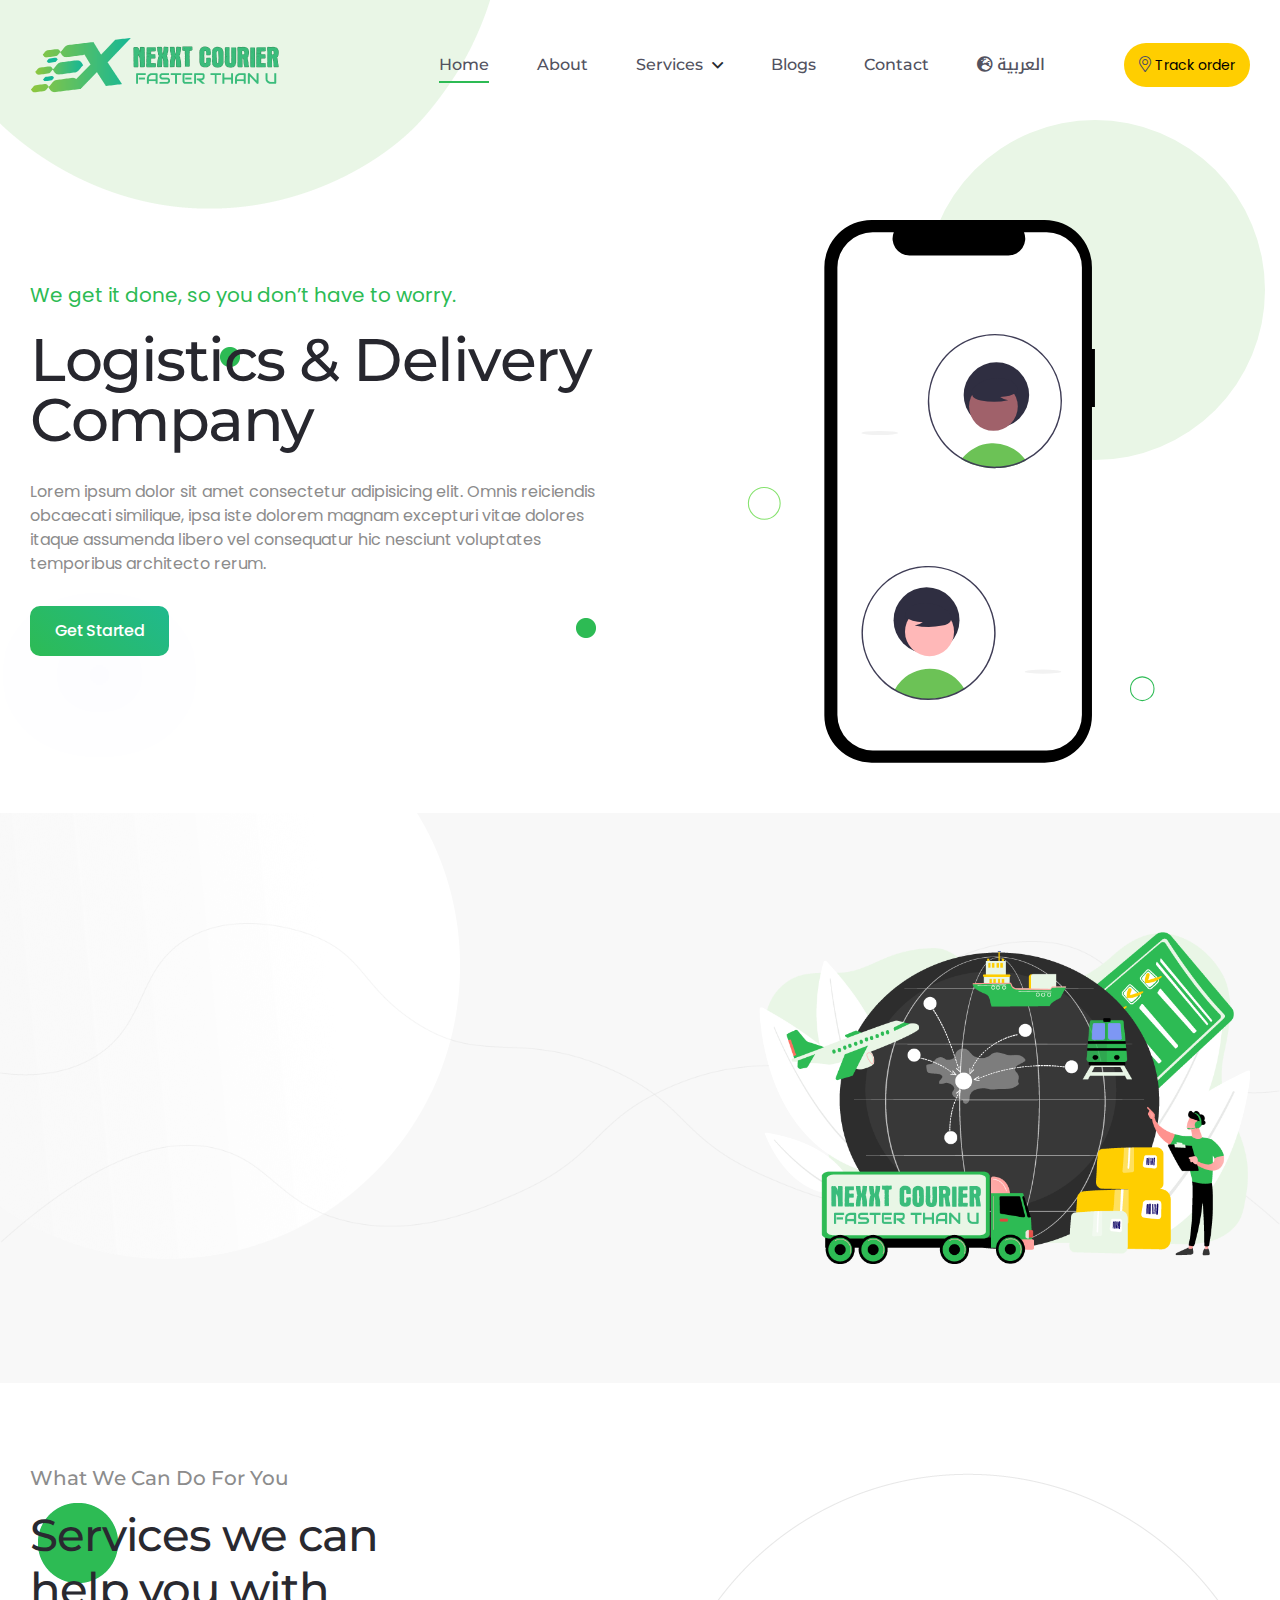
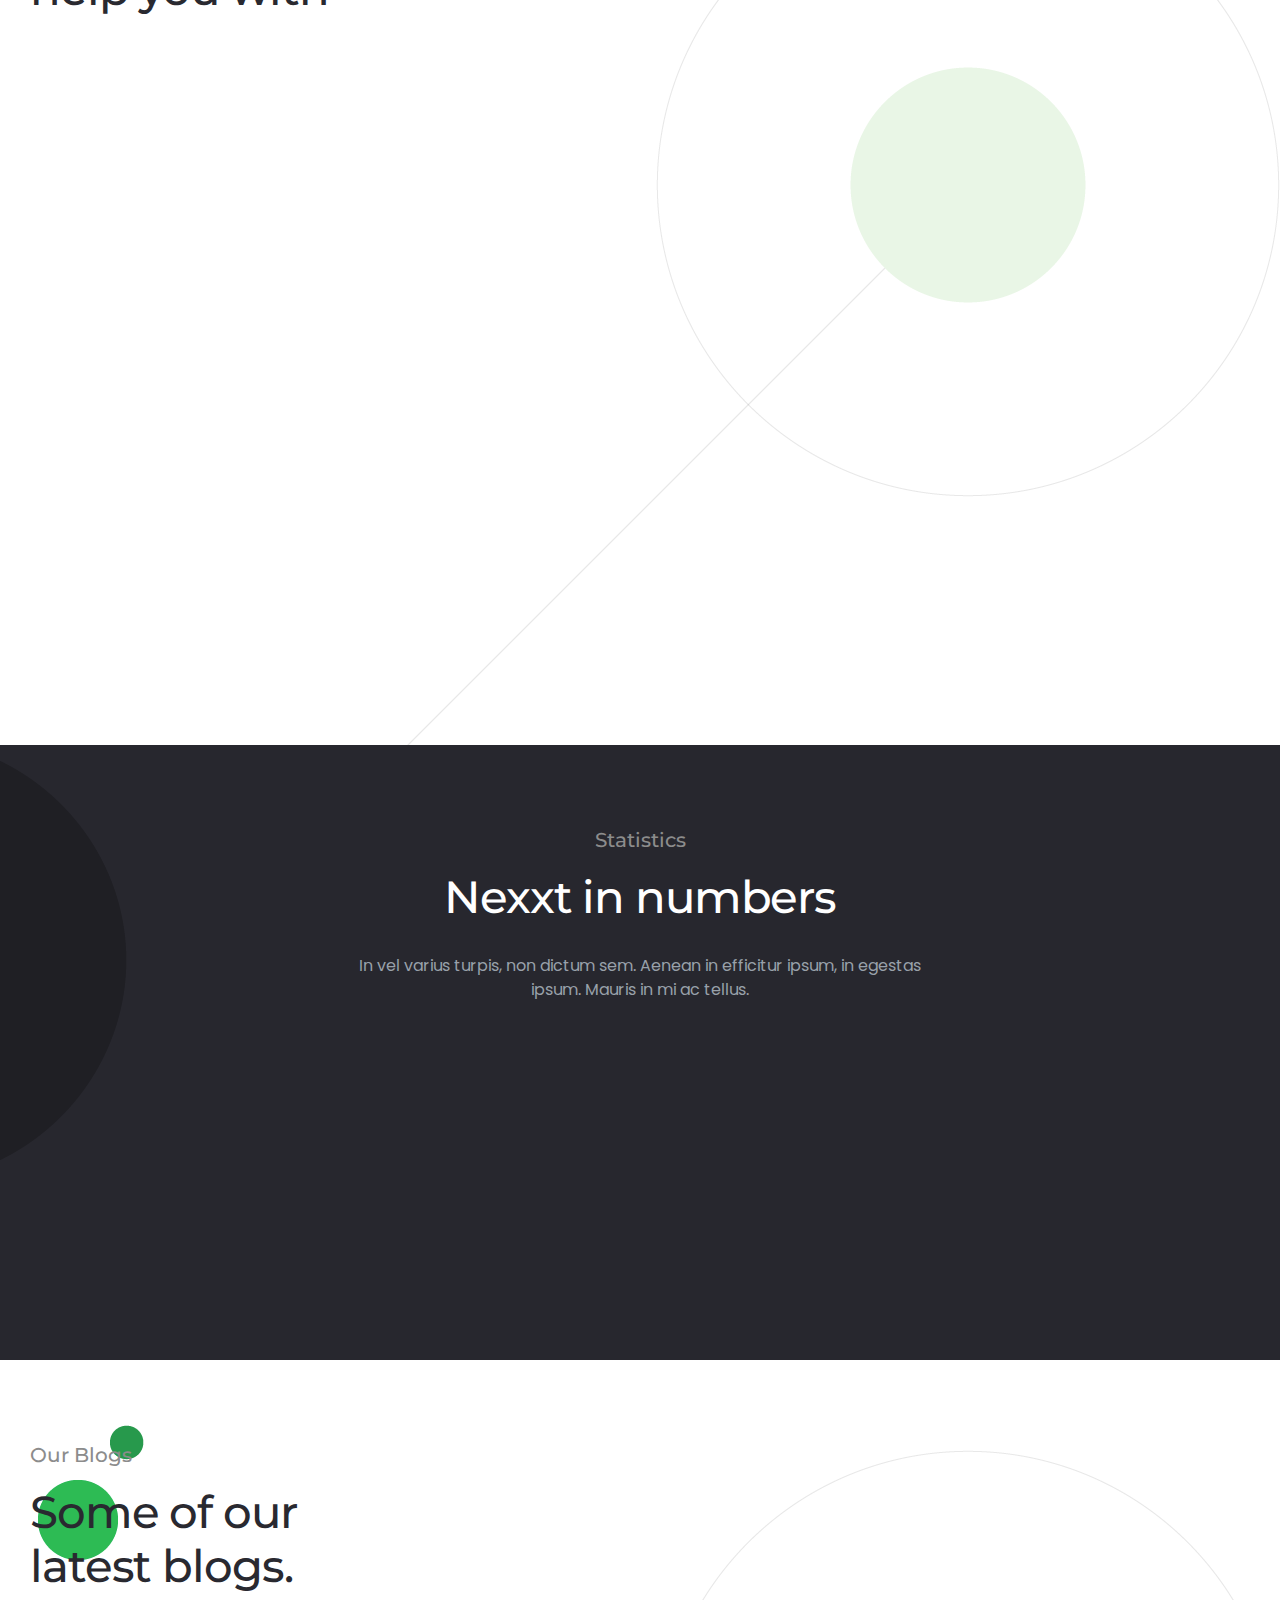
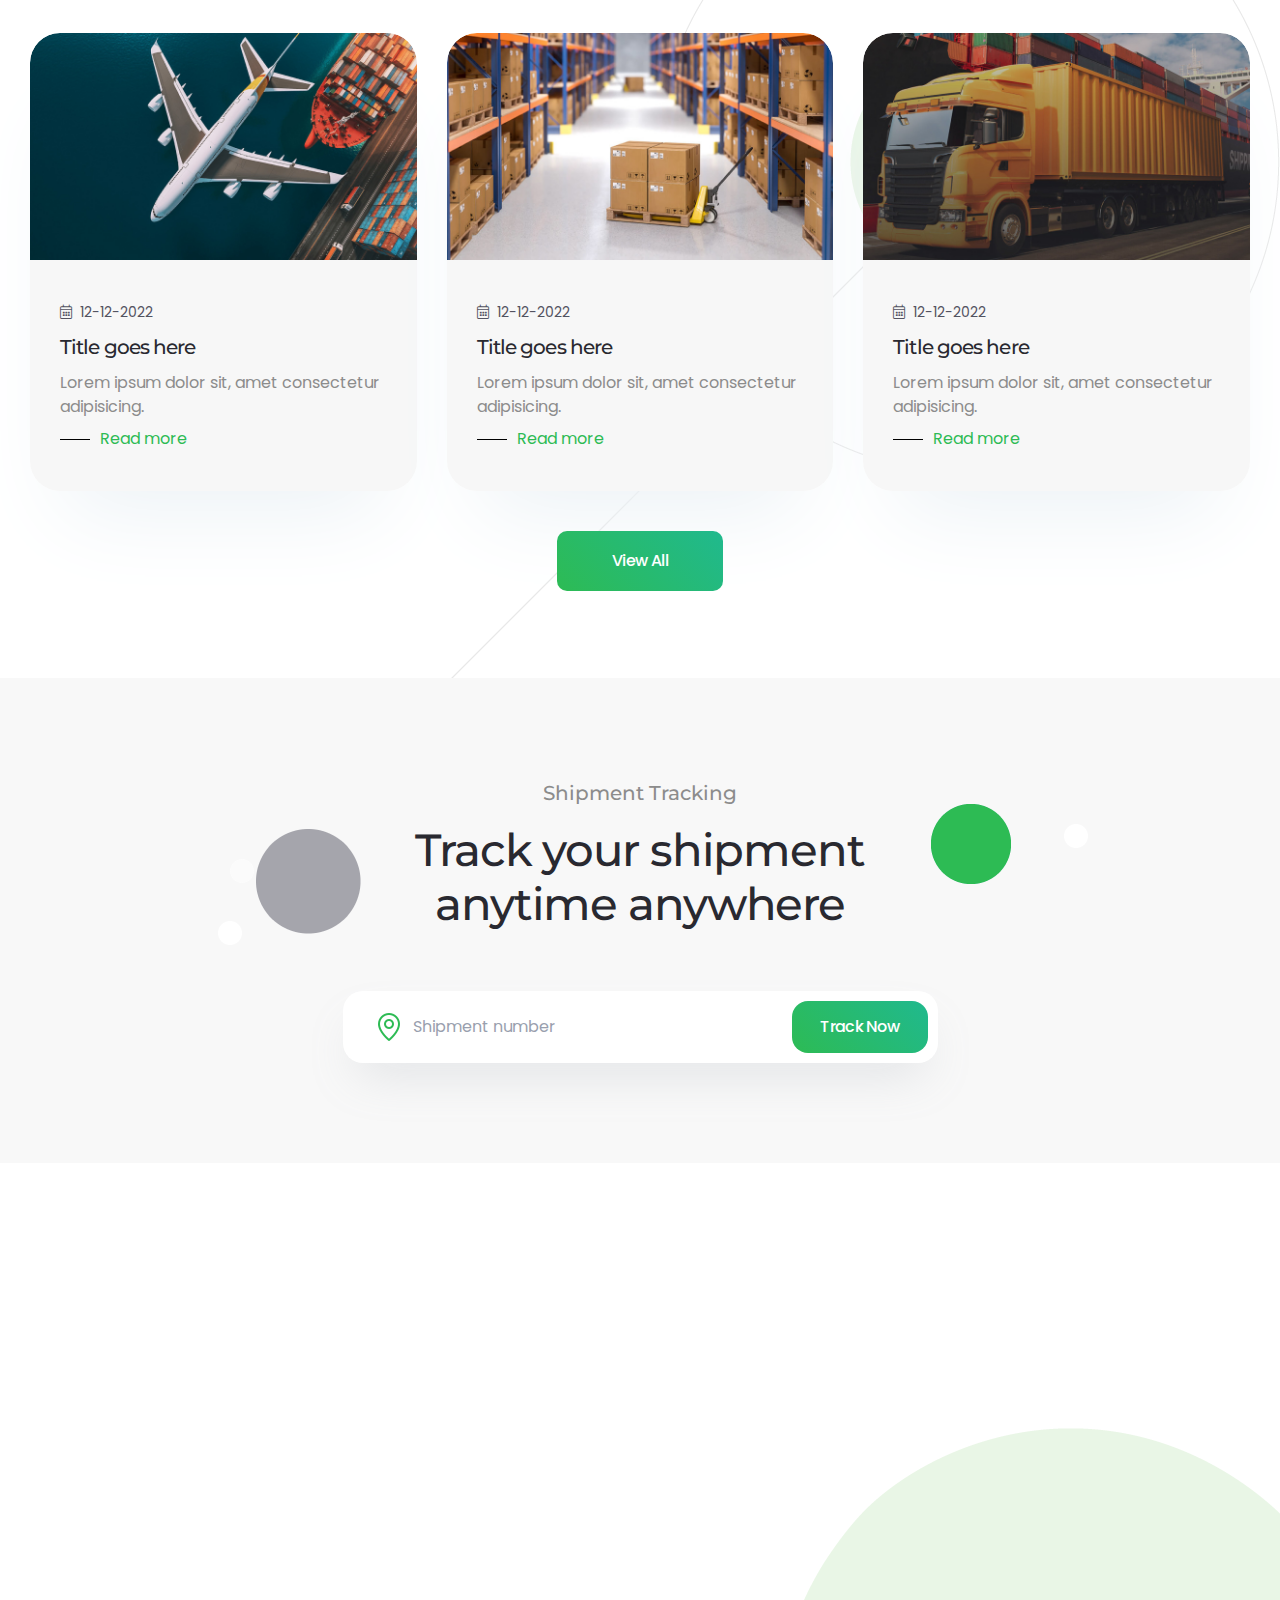
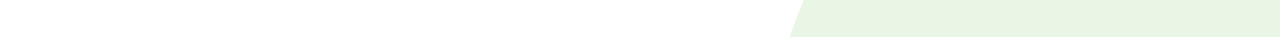
<file: index.html>
<!DOCTYPE html>
<html class="no-js" lang="en">
<head>
    <!-- Meta Data -->
    <meta charset="UTF-8">
    <meta http-equiv="X-UA-Compatible" content="IE=edge">
    <title>Nexxt</title>
    <meta name="description" content="">
    <meta name="viewport" content="width=device-width, initial-scale=1, shrink-to-fit=no">
    <!-- Favicon -->
    <link rel="shortcut icon" type="image/x-icon" href="assets/media/favicon.png">
    <link rel="stylesheet" href="assets/css/vendor/bootstrap.min.css">
    <link rel="stylesheet" href="assets/css/vendor/font-awesome.css">
    <link rel="stylesheet" href="assets/css/vendor/slick.css">
    <link rel="stylesheet" href="assets/css/vendor/slick-theme.css">
    <link rel="stylesheet" href="assets/css/vendor/sal.css">
    <link rel="stylesheet" href="assets/css/vendor/magnific-popup.css">
    <link rel="stylesheet" href="assets/css/vendor/green-audio-player.min.css">
    <link rel="stylesheet" href="assets/css/vendor/odometer-theme-default.css">

    <!-- Site Stylesheet -->
    <link rel="stylesheet" href="assets/css/app.css">

</head>

<body class="sticky-header">
   
    <a href="#main-wrapper" id="backto-top" class="back-to-top">
        <i class="far fa-angle-double-up"></i>
    </a>

    <!-- Preloader Start Here -->
    <div id="preloader">
        <svg version="1.1" id="preloader1" xmlns="http://www.w3.org/2000/svg" xmlns:xlink="http://www.w3.org/1999/xlink" width="140px" height="140px"
	 viewBox="0 0 200 200">
  <g class="pre load1">
    <path   d="M124.5,57L124.5,57c0,3.9-3.1,7-7,7h-36c-3.9,0-7-3.1-7-7v0c0-3.9,3.1-7,7-7h36 C121.4,50,124.5,53.1,124.5,57z"/>
    <path   d="M147.7,86.9L147.7,86.9c-2.7,2.7-7.2,2.7-9.9,0l-25.5-25.5c-2.7-2.7-2.7-7.2,0-9.9l0,0c2.7-2.7,7.2-2.7,9.9,0L147.7,77C150.5,79.8,150.5,84.2,147.7,86.9z"/>
    <path   d="M143,74.5L143,74.5c3.9,0,7,3.1,7,7v36c0,3.9-3.1,7-7,7l0,0c-3.9,0-7-3.1-7-7v-36C136,77.6,139.1,74.5,143,74.5z"/>
    <path   d="M148.4,112.4L148.4,112.4c2.7,2.7,2.7,7.2,0,9.9L123,147.7c-2.7,2.7-7.2,2.7-9.9,0h0c-2.7-2.7-2.7-7.2,0-9.9l25.5-25.5C141.3,109.6,145.7,109.6,148.4,112.4z"/>
    <path   d="M125.5,143L125.5,143c0,3.9-3.1,7-7,7h-36c-3.9,0-7-3.1-7-7l0,0c0-3.9,3.1-7,7-7h36 C122.4,136,125.5,139.1,125.5,143z"/>
    <path   d="M52.3,113.1L52.3,113.1c2.7-2.7,7.2-2.7,9.9,0l25.5,25.5c2.7,2.7,2.7,7.2,0,9.9h0c-2.7,2.7-7.2,2.7-9.9,0L52.3,123C49.5,120.2,49.5,115.8,52.3,113.1z"/>
    <path   d="M57,75.5L57,75.5c3.9,0,7,3.1,7,7v36c0,3.9-3.1,7-7,7h0c-3.9,0-7-3.1-7-7v-36C50,78.6,53.1,75.5,57,75.5z"/>
    <path   d="M86.9,52.3L86.9,52.3c2.7,2.7,2.7,7.2,0,9.9L61.5,87.6c-2.7,2.7-7.2,2.7-9.9,0l0,0c-2.7-2.7-2.7-7.2,0-9.9L77,52.3C79.8,49.5,84.2,49.5,86.9,52.3z"/>
  </g>
</svg>


    </div>
    <!-- Preloader End Here -->

    <div id="main-wrapper" class="main-wrapper">

        <!--=====================================-->
        <!--=        Header Area Start       	=-->
        <!--=====================================-->
        <header class="header axil-header header-style-1">
            <div id="axil-sticky-placeholder"></div>
            <div class="axil-mainmenu">
                <div class="container">
                    <div class="header-navbar">
                        <div class="header-logo">
                            <a href="#"><img class="light-version-logo" src="assets/media/logo.png" alt="logo"></a>
                            <a href="#"><img class="sticky-logo" src="assets/media/logo2.png" alt="logo"></a>
                        </div>
                        <div class="header-main-nav">
                            <!-- Start Mainmanu Nav -->
                            <nav class="mainmenu-nav" id="mobilemenu-popup">
                                <div class="d-block d-lg-none">
                                    <div class="mobile-nav-header">
                                        <div class="mobile-nav-logo">
                                            <a href="#">
                                                <img class="light-mode" src="assets/media/logo.png" alt="Site Logo">
                                                
                                            </a>
                                        </div>
                                        <button class="mobile-menu-close" data-bs-dismiss="offcanvas"><i class="fas fa-times"></i></button>
                                    </div>
                                </div>
                                <ul class="mainmenu">
                                   
                                    <li><a href="index.html" class="active">Home</a></li>
                                    <li><a href="about.html">About</a></li>
                                    <li class="menu-item-has-children">
                                        <a href="javascript:void(0);">Services</a>
                                        <ul class="axil-submenu">
                                            <li><a href="single-service.html">Worldwide shipping</a></li>
                                            <li><a href="single-service.html">Fast delivery</a></li>
                                            <li><a href="single-service.html">Safe Package</a></li>
                                            <li><a href="single-service.html">Shipping in Egypt</a></li>
                                            <li><a href="single-service.html">Shipment tracking</a></li>
                                            <li><a href="single-service.html">Proof of delivery </a></li>
                                        </ul>
                                    </li>
                                    <li><a href="blogs.html">Blogs</a></li>
                                    <li><a href="contact.html">Contact</a></li>
                                    <li><a href="#" class="lang-btn"> <i class="fas fa-globe-europe"></i>  <span class="lang">العربية</span></a></li>
                                </ul>
                            </nav>
                            <!-- End Mainmanu Nav -->
                        </div>
                        <div class="header-action">
                            <ul class="list-unstyled">
                                <li class="mobile-menu-btn sidemenu-btn d-lg-none d-block">
                                    <button class="btn-wrap" data-bs-toggle="offcanvas" data-bs-target="#mobilemenu-popup">
                                        <span></span>
                                        <span></span>
                                        <span></span>
                                    </button>
                                </li>
                                <li class="track-btn">
                                    <i class="fal fa-map-marker-alt"></i>
                                   <a href="index.html#trackShipment">Track order</a>
                                </li>
                            </ul>
                        </div>
                    </div>
                </div>
            </div>
        </header>
        <!--=====================================-->
        <!--=        Banner Area Start         =-->
        <!--=====================================-->
        <section class="banner banner-style-1 mb-5">
            <div class="container">
                <div class="row align-items-end align-items-xl-start">
                    <div class="col-lg-6">
                        <div class="banner-content" data-sal="slide-up" data-sal-duration="1000" data-sal-delay="100">
                            <span class="subtitle">We get it done, so you don’t have to worry.</span>
                            <h1 class="title">
                                
                                Logistics & Delivery Company
                                </h1>
                                <p>Lorem ipsum dolor sit amet consectetur adipisicing elit. Omnis reiciendis obcaecati similique, ipsa iste dolorem magnam excepturi vitae dolores itaque assumenda libero vel consequatur hic nesciunt voluptates temporibus architecto rerum.</p>
                            <a href="contact.html" class="axil-btn btn-fill-primary btn-medium">Get Started</a>
                        </div>
                    </div>
                    <div class="col-lg-6">
                        <div class="banner-thumbnail">
                            <div class="large-thumb" data-sal="zoom-in" data-sal-duration="800" data-sal-delay="300">
                                <svg class="banner-svg" data-name="Layer 1" xmlns="http://www.w3.org/2000/svg" viewBox="0 0 1116.78169 1018.61536">
                                   
                                    <g id="Layer_1-2" data-name="Layer 1">
                                      <path id="Path_46271" data-name="Path 46271" d="M841.97136,273.05827h-5.60022V119.74121A88.74117,88.74117,0,0,0,747.62993,31H422.82738a88.74112,88.74112,0,0,0-88.74118,88.74106V960.87424a88.74114,88.74114,0,0,0,88.74112,88.74115H747.6599a88.74111,88.74111,0,0,0,88.74115-88.74109v-.00012h0V382.19812h5.57031Z" transform="translate(-16.21831 -31.00003)"/>
                                      <path id="Path_46272" data-name="Path 46272" class="cls-1" d="M817.509,120.35572v839.894a66.27083,66.27083,0,0,1-66.27069,66.27093H424.8492a66.271,66.271,0,0,1-66.27093-66.27081V120.35572A66.271,66.271,0,0,1,424.8492,54.08485h39.598a31.5,31.5,0,0,0,29.151,43.37442H679.69384a31.50022,31.50022,0,0,0,29.151-43.37442h42.39325A66.271,66.271,0,0,1,817.509,120.35572Z" transform="translate(-16.21831 -31.00003)"/>
                                      <path id="Path_46273" data-name="Path 46273" class="cls-2" d="M712.36327,482.51648q-3.2514,1.70461-6.62146,3.22147-3.06263,1.38751-6.22455,2.60684l-2.33941.882a125.27616,125.27616,0,0,1-19.03064,5.25329,95.27633,95.27633,0,0,1-9.74311,1.48673q-4.07364.46554-8.227.65426c-1.98248.09922-3.965.13886-5.9469.13886a125.71617,125.71617,0,0,1-23.46148-2.20029q-2.97374-.54985-5.9469-1.26861a124.267,124.267,0,0,1-27.52509-10.15964c-.78284-.39655-1.56628-.81278-2.34912-1.219-1.15973-.61466-2.2995-1.259-3.42963-1.9329.54511-.7532,1.13007-1.4967,1.73444-2.22024a74.22966,74.22966,0,0,1,110.389-5.73908,76.11089,76.11089,0,0,1,7.08728,8.19709C711.28283,480.97015,711.82787,481.73334,712.36327,482.51648Z" transform="translate(-16.21831 -31.00003)"/>
                                      <circle id="Ellipse_2247" data-name="Ellipse 2247" class="cls-3" cx="640.80701" cy="328.57919" r="61.45372"/>
                                      <circle id="Ellipse_2248" data-name="Ellipse 2248" class="cls-4" cx="635.21747" cy="349.9873" r="45.74336"/>
                                      <path id="Path_46274" data-name="Path 46274" class="cls-3" d="M699.4973,352.21478a62.20825,62.20825,0,0,1-35.55371,10.99237,38.12864,38.12864,0,0,0,15.11585,6.21491,125.44558,125.44558,0,0,1-51.24433.28738,33.17192,33.17192,0,0,1-10.72436-3.68731,13.57821,13.57821,0,0,1-6.62146-8.85138,18.29713,18.29713,0,0,1,9.07947-16.18607,66.985,66.985,0,0,1,56.28979-11.25009,30.82662,30.82662,0,0,1,16.67188,9.41641,15.18509,15.18509,0,0,1,1.40777,18.02973Z" transform="translate(-16.21831 -31.00003)"/>
                                      <path id="Path_46275" data-name="Path 46275" class="cls-5" d="M654.23015,244.8194a125.95051,125.95051,0,0,0-65.55737,233.49447l.8125.4758q.991.60462,1.98248,1.17954c1.13007.674,2.26984,1.31824,3.42957,1.93289.78283.4064,1.56628.8226,2.34912,1.21918a124.23839,124.23839,0,0,0,27.53534,10.15963c1.98248.4758,3.965.91184,5.9469,1.2786A125.74,125.74,0,0,0,654.19017,496.76c1.98249,0,3.965,0,5.9469-.13886q4.15257-.18832,8.227-.65414,4.95567-.545,9.74311-1.48673a125.2754,125.2754,0,0,0,19.03076-5.2532l2.33941-.8822q3.17157-1.21922,6.22455-2.60684,3.36036-1.51657,6.62146-3.22135a127.07084,127.07084,0,0,0,51.839-50.34244l.17847-.337A125.97,125.97,0,0,0,654.23015,244.8194ZM762.08123,430.17172c-.10889.19828-.20813.3964-.317.57486a123.40114,123.40114,0,0,1-51.05615,49.43061q-3.21048,1.67541-6.53192,3.15191c-1.83368.8226-3.70728,1.60575-5.60022,2.33914-.8028.30735-1.60559.61451-2.4187.892a120.00659,120.00659,0,0,1-16.41413,4.69824,118.56411,118.56411,0,0,1-12.52838,1.98236c-2.58685.27753-5.22333.4758-7.87012.57486-1.69513.06943-3.4.109-5.10479.109a121.4539,121.4539,0,0,1-22.698-2.1112,119.94332,119.94332,0,0,1-13.48-3.30057,123.77967,123.77967,0,0,1-19.57575-7.92957c-.72357-.37658-1.45678-.75332-2.17065-1.14974-.991-.54508-2.06177-1.11011-3.063-1.70481-.75317-.41638-1.50641-.87222-2.24988-1.31824l-1.29828-.783A123.26422,123.26422,0,1,1,762.1115,430.18155Z" transform="translate(-16.21831 -31.00003)"/>
                                      <path id="Path_46284" data-name="Path 46284" class="cls-2" d="M596.85985,910.958A124.66178,124.66178,0,0,1,465.785,913.03976,75.732,75.732,0,0,1,478.938,895.337a74.78477,74.78477,0,0,1,117.44635,14.79821A4.29664,4.29664,0,0,1,596.85985,910.958Z" transform="translate(-16.21831 -31.00003)"/>
                                      <circle id="Ellipse_2250" data-name="Ellipse 2250" class="cls-3" cx="509.67266" cy="751.16272" r="61.87"/>
                                      <circle id="Ellipse_2251" data-name="Ellipse 2251" class="cls-6" cx="515.29065" cy="772.71338" r="46.04071"/>
                                      <path id="Path_46285" data-name="Path 46285" class="cls-3" d="M483.13115,774.74875a62.6222,62.6222,0,0,0,35.79206,11.062,38.3619,38.3619,0,0,1-15.21448,6.25421,126.27716,126.27716,0,0,0,51.54193.28735,33.40565,33.40565,0,0,0,10.79395-3.70727,13.66808,13.66808,0,0,0,6.66076-8.921,18.41493,18.41493,0,0,0-9.13873-16.295,67.40094,67.40094,0,0,0-56.66608-11.31964,31.027,31.027,0,0,0-16.78076,9.48541,15.284,15.284,0,0,0-1.40777,18.15826Z" transform="translate(-16.21831 -31.00003)"/>
                                      <path id="Path_46286" data-name="Path 46286" class="cls-5" d="M529.66753,932.03043a125.8812,125.8812,0,1,1,67.97577-19.903A125.88111,125.88111,0,0,1,529.66753,932.03043Zm0-249.1355A123.17508,123.17508,0,1,0,652.83263,806.08v-.01966a123.17518,123.17518,0,0,0-123.1651-123.16479Z" transform="translate(-16.21831 -31.00003)"/>
                                      <ellipse id="Ellipse_2253" data-name="Ellipse 2253" class="cls-7" cx="728.28937" cy="847.69458" rx="34.29517" ry="3.80615"/>
                                      <ellipse id="Ellipse_2254" data-name="Ellipse 2254" class="cls-7" cx="421.77405" cy="399.81592" rx="34.29514" ry="3.80618"/>
                                      <path id="Path_12165" data-name="Path 12165" class="cls-8" d="M251.153,562.773a29.83474,29.83474,0,1,1-29.83487-29.83472A29.83474,29.83474,0,0,1,251.153,562.773Z" transform="translate(-16.21831 -31.00003)"/>
                                      <path id="Path_12164" data-name="Path 12164" class="cls-9" d="M952.83574,910.829a22.044,22.044,0,1,1,0-.0199Z" transform="translate(-16.21831 -31.00003)"/>
                                    </g>
                                    <g id="left-msg" ">
                                      <path id="Path_46278" data-name="Path 46278" class="cls-1" d="M423.25232,422.63206a5.73773,5.73773,0,0,1-4.02318-1.60284l-60.3655-59.18905a7.72223,7.72223,0,0,0-5.38438-2.12933H34.47357c-10.07619-.01281-18.241-7.35135-18.25526-16.40786V239.90787c.01425-9.05651,8.17907-16.39506,18.25526-16.40787H447.74472c10.07619.0128,18.241,7.35135,18.25528,16.40787v103.395c-.01427,9.05651-8.179,16.39508-18.25526,16.40788H436.02827c-4.03281.00427-7.30086,2.9416-7.30561,6.5663v51.45364a4.93452,4.93452,0,0,1-3.48908,4.584A6.06236,6.06236,0,0,1,423.25232,422.63206Z" transform="translate(-16.21831 -31.00003)"/>
                                      <path id="Path_46279" data-name="Path 46279" class="cls-5" d="M423.25232,422.63206a5.73773,5.73773,0,0,1-4.02318-1.60284l-60.3655-59.18905a7.72223,7.72223,0,0,0-5.38438-2.12933H34.47357c-10.07619-.01281-18.241-7.35135-18.25526-16.40786V239.90787c.01425-9.05651,8.17907-16.39506,18.25526-16.40787H447.74472c10.07619.0128,18.241,7.35135,18.25528,16.40787v103.395c-.01427,9.05651-8.179,16.39508-18.25526,16.40788H436.02827c-4.03281.00427-7.30086,2.9416-7.30561,6.5663v51.45364a4.93452,4.93452,0,0,1-3.48908,4.584A6.06236,6.06236,0,0,1,423.25232,422.63206ZM34.47357,225.69916c-8.73646.00848-15.81641,6.37195-15.82585,14.22432v103.395c.00944,7.85235,7.08939,14.21581,15.82585,14.2243h318.997a10.29239,10.29239,0,0,1,7.17625,2.84178l60.36547,59.18905a3.28649,3.28649,0,0,0,4.29607.18062,2.61583,2.61583,0,0,0,.99353-2.03123V366.30031c.00947-4.82888,4.36243-8.74134,9.735-8.74985h11.71643c8.73645-.00846,15.81642-6.37195,15.82586-14.2243V239.90787c-.00944-7.85235-7.08941-14.21581-15.82586-14.22428Z" transform="translate(-16.21831 -31.00003)"/>
                                      <ellipse id="Ellipse_2249" data-name="Ellipse 2249" class="cls-10" cx="44.7895" cy="223.75162" rx="15.98087" ry="14.36365"/>
                                    <text class="left-text"  transform="translate(37.55952 289.93307)"> </text>
                                    </g>
                                    <g id="right-msg" ">
                                      <path id="Path_46282" data-name="Path 46282" class="cls-1" d="M737.59864,870.06734a4.92,4.92,0,0,1-3.37318-4.59819v-51.494a6.84,6.84,0,0,0-7.06257-6.57554H715.8366c-9.74086-.01265-17.634-7.36141-17.64777-16.43054V687.43054c.01375-9.06913,7.90691-16.41789,17.64777-16.43054h399.51558c9.74091.01265,17.63408,7.36141,17.64782,16.43054V790.96912c-.01374,9.06913-7.90691,16.41788-17.64782,16.43054H806.98141a7.32918,7.32918,0,0,0-5.20518,2.13253l-58.35639,59.27109a5.44679,5.44679,0,0,1-3.88914,1.60483A5.67217,5.67217,0,0,1,737.59864,870.06734Z" transform="translate(-16.21831 -31.00003)"/>
                                      <path id="Path_46283" data-name="Path 46283" class="cls-5" d="M737.59864,870.06734a4.92,4.92,0,0,1-3.37318-4.59819v-51.494a6.84,6.84,0,0,0-7.06257-6.57554H715.8366c-9.74086-.01265-17.634-7.36141-17.64777-16.43054V687.43054c.01375-9.06913,7.90691-16.41789,17.64777-16.43054h399.51558c9.74091.01265,17.63408,7.36141,17.64782,16.43054V790.96912c-.01374,9.06913-7.90691,16.41788-17.64782,16.43054H806.98141a7.32918,7.32918,0,0,0-5.20518,2.13253l-58.35639,59.27109a5.44679,5.44679,0,0,1-3.88914,1.60483A5.67217,5.67217,0,0,1,737.59864,870.06734ZM715.837,673.20186c-8.44554.00869-15.28965,6.38092-15.29883,14.24405V790.98449c.00913,7.86314,6.85329,14.23532,15.29883,14.24382H727.1633c5.19385.00836,9.402,3.92634,9.411,8.762V865.4999a2.842,2.842,0,0,0,2.9283,2.74775,3.04322,3.04322,0,0,0,2.18534-.89445l58.35639-59.27109a9.76732,9.76732,0,0,1,6.93749-2.84573h308.37077c8.44559-.00859,15.2897-6.38087,15.29883-14.24406V687.43054c-.00913-7.86314-6.85324-14.23537-15.29883-14.24406Z" transform="translate(-16.21831 -31.00003)"/>
                                      <ellipse id="Ellipse_2252" data-name="Ellipse 2252" class="cls-10" cx="731.68249" cy="670.19361" rx="15.44893" ry="14.38357"/>
                                      <text class="right-text" transform="translate(721.33729 737.60818)"> </text>
                                    </g>
                                  </svg>
                            </div>
                            
                            
                        </div>
                    </div>
                </div>
            </div>
            <ul class="list-unstyled shape-group-21">
                <li class="shape shape-1" data-sal="slide-down" data-sal-duration="500" data-sal-delay="100">
                    <img src="assets/media/others/bubble-39.png" alt="Bubble">
                   
                </li>
                <li class="shape shape-2" data-sal="zoom-in" data-sal-duration="800" data-sal-delay="500">
                    <div class="bubble-38"></div>
                </li>
              
                <li class="shape shape-4" data-sal="slide-left" data-sal-duration="500" data-sal-delay="700">
                    <img src="assets/media/others/bubble-14.png" alt="Bubble">
                </li>
                <li class="shape shape-5" data-sal="slide-left" data-sal-duration="500" data-sal-delay="700">
                    <img src="assets/media/others/bubble-14.png" alt="Bubble">
                </li>
               
                <li class="shape shape-7" data-sal="slide-left" data-sal-duration="500" data-sal-delay="700">
                    <img src="assets/media/others/bubble-41.png" alt="Bubble">
                </li>
            </ul>
        </section>


 <!--=====================================-->
        <!--=        About Area Start         =-->
        <!--=====================================-->
        <section class="section section-padding-equal about-main bg-gradient-light">
            <div class="container">
                <div class="row align-items-center">
                    <div class="col-lg-6" data-sal="slide-up" data-sal-duration="800">
                        <div class="about-us">
                            <div class="section-heading heading-left mb-0">
                                <span class="subtitle">About Us</span>
                                <h2 class="title mb--40">Transportation & Warehousing Shipment</h2>
                                <p>We provide world-class logistics solutions that eliminate your need for any other shipping provider We provide world-class logistics solutions that eliminate your need for any other shipping provider We provide world-class logistics solutions that eliminate your need for any other shipping provider.  </p>
                                <a href="about.html" class="axil-btn btn-fill-primary btn-medium">Read More</a>
                            </div>
                        </div>
                    </div>
                    <div class="col-xl-5 col-lg-6 offset-xl-1">
                        <img src="./assets/media/img-2.png" alt="">
                          
                          
                          
                    </div>
                </div>
            </div>
            <ul class="shape-group-6 list-unstyled">
                <li class="shape shape-1"><img src="assets/media/others/bubble-7.png" alt="Bubble"></li>
                <li class="shape shape-2"><img src="assets/media/others/line-4.png" alt="line"></li>
                <li class="shape shape-3"><img src="assets/media/others/line-5.png" alt="line"></li>
            </ul>
        </section>

        <!--=====================================-->
        <!--=        Service Area Start         =-->
        <!--=====================================-->
      <section class="section section-padding-equal">
            <div class="container">
                <div class="section-heading heading-left mb--20 mb_md--70">
                    <span class="subtitle">What We Can Do For You</span>
                    <h2 class="title">Services we can <br> help you with</h2>
                </div>
                <div class="row">
                    <div class="col-lg-4" data-sal="slide-up" data-sal-duration="800" data-sal-delay="100">
                        <div class="services-grid service-style-2">
                            <div class="thumbnail">
                                <img src="assets/media/plane.png" alt="icon">
                            </div>
                            <div class="content">
                                <h5 class="title"> <a href="single-service.html">Worldwide Shipping</a></h5>
                                <p>
                                    Nexxt offers a full coverage delivery experience with +20 distribution centers all over Egypt and counting.
                                </p>                            
                                <a href="single-service.html" class="more-btn">Find out more</a>
                            </div>
                        </div>
                    </div>
                    <div class="col-lg-4" data-sal="slide-up" data-sal-duration="800" data-sal-delay="200">
                        <div class="services-grid service-style-2 active">
                            <div class="thumbnail">
                                <img src="assets/media/fast-time.png" alt="icon">
                            </div>
                            <div class="content">
                                <h5 class="title"><a href="single-service.html">Fast delivery</a></h5>
                                <p>
                                    Nexxt offers a full coverage delivery experience with +20 distribution centers all over Egypt and counting.
                                </p>
                                                                <a href="single-service.html" class="more-btn">Find out more</a>
                            </div>
                        </div>
                    </div>
                    <div class="col-lg-4" data-sal="slide-up" data-sal-duration="800" data-sal-delay="300">
                        <div class="services-grid service-style-2">
                            <div class="thumbnail">
                                <img src="assets/media/protect-package.png" alt="icon">
                            </div>
                            <div class="content">
                                <h5 class="title"> <a href="single-service.html">Safe Package</a></h5>
                                <p>
                                    Nexxt offers a full coverage delivery experience with +20 distribution centers all over Egypt and counting.
                                </p>
                                <a href="single-service.html" class="more-btn">Find out more</a>
                            </div>
                        </div>
                    </div>
                    <div class="col-lg-4" data-sal="slide-up" data-sal-duration="800" data-sal-delay="300">
                        <div class="services-grid service-style-2">
                            <div class="thumbnail">
                                <img src="assets/media/egypt.png" alt="icon">
                            </div>
                            <div class="content">
                                <h5 class="title"> <a href="single-service.html">Shipping in Egypt</a></h5>
                                <p>
                                    Nexxt offers a full coverage delivery experience with +20 distribution centers all over Egypt and counting.
                                </p>
                                <a href="single-service.html" class="more-btn">Find out more</a>
                            </div>
                        </div>
                    </div>
                    <div class="col-lg-4" data-sal="slide-up" data-sal-duration="800" data-sal-delay="300">
                        <div class="services-grid service-style-2">
                            <div class="thumbnail">
                                <img src="assets/media/checkmark.png" alt="icon">
                            </div>
                            <div class="content">
                                <h5 class="title"> <a href="single-service.html">Proof of delivery </a></h5>
                                <p>
                                    Nexxt offers a full coverage delivery experience with +20 distribution centers all over Egypt and counting.
                                </p>
                                <a href="single-service.html" class="more-btn">Find out more</a>
                            </div>
                        </div>
                    </div>
                    <div class="col-lg-4" data-sal="slide-up" data-sal-duration="800" data-sal-delay="300">
                        <div class="services-grid service-style-2">
                            <div class="thumbnail">
                                <img src="assets/media/track.png" alt="icon">
                            </div>
                            <div class="content">
                                <h5 class="title"> <a href="single-service.html">Shipment tracking</a></h5>
                                <p>
                                    Nexxt offers a full coverage delivery experience with +20 distribution centers all over Egypt and counting.
                                </p>
                                <a href="single-service.html" class="more-btn">Find out more</a>
                            </div>
                        </div>
                    </div>
                    
                </div>
            </div>
            <ul class="shape-group-7 list-unstyled">
                <li class="shape shape-1"><img src="assets/media/others/circle-2.png" alt="circle"></li>
                <li class="shape shape-2"><img src="assets/media/others/bubble-14.png" alt="Line"></li>
              
            </ul>
        </section>
      
        <!--=====================================-->
        <!--=        Counter Up Area Start      =-->
        <!--=====================================-->
        <section class="section section-padding-equal  bg-color-dark">
            <div class="container">
                <div class="section-heading heading-light">
                    <span class="subtitle">Statistics</span>
                    <h2 class="title color-white">Nexxt in numbers</h2>
                    <p>In vel varius turpis, non dictum sem. Aenean in efficitur ipsum, in egestas ipsum. Mauris in mi ac tellus.</p>
                </div>
                <div class="row">
                    <div class="col-lg-3 col-6" data-sal="slide-up" data-sal-duration="800" data-sal-delay="100">
                        <div class="counterup-progress active">
                     
                            <div class="count-number h2">
                                <span class="number count" data-count="15">15</span>
                                <span class="symbol">+</span>
                            </div>
                            <h5 class="title">Years of operation</h5>
                        </div>
                    </div>
                    <div class="col-lg-3 col-6" data-sal="slide-up" data-sal-duration="800" data-sal-delay="200">
                        <div class="counterup-progress">
                         
                            <div class="count-number h2">
                                <span class="number count" data-count="360">360</span>
                                <span class="symbol">+</span>
                            </div>
                            <h5 class="title">Package deliverd</h5>
                        </div>
                    </div>
                    <div class="col-lg-3 col-6" data-sal="slide-up" data-sal-duration="800" data-sal-delay="300">
                        <div class="counterup-progress">
                         
                            <div class="count-number h2">
                                <span class="number count" data-count="600">600</span>
                                <span class="symbol">+</span>
                            </div>
                            <h5 class="title">Specialist</h5>
                        </div>
                    </div>
                    <div class="col-lg-3 col-6" data-sal="slide-up" data-sal-duration="800" data-sal-delay="400">
                        <div class="counterup-progress">
                        
                            <div class="count-number h2">
                                <span class="number count" data-count="200">200</span>
                                <span class="symbol">+</span>
                            </div>
                            <h5 class="title">Client </h5>
                        </div>
                    </div>
                </div>
            </div>
            <ul class="list-unstyled shape-group-10">
                <!-- <li class="shape shape-1"><img src="assets/media/others/line-9.png" alt="Circle"></li> -->
                <li class="shape shape-2"><img src="assets/media/others/bubble-42.png" alt="Circle"></li>
                <li class="shape shape-3"><img src="assets/media/others/bubble-43.png" alt="Circle"></li>
            </ul>
        </section>
      
       <!--=====================================-->
        <!--=        blogs Area Start         =-->
        <!--=====================================-->
        <section class="section section-padding-equal blogs">
            <div class="container">
                <div class="section-heading heading-left mb--40">
                    <span class="subtitle">Our Blogs</span>
                    <h2 class="title">Some of our <br> latest blogs.</h2>
              
                </div>
                <div class="axil-isotope-wrapper">
                
                    <div class="row row-35 isotope-list">
                        <div class="col-md-6 col-lg-4 project ">
                            <div class="project-grid">
                                <div class="thumbnail">
                                    <a href="blog-details.html">
                                        <img src="assets/media/blog-1.jpg" alt="project">
                                    </a>
                                </div>
                                <div class="content">
                                    <span class="blog-date"> <i class="fal fa-calendar-alt me-1"></i> 12-12-2022</span>
                                    <h5 class="title"><a href="blog-details.html">Title goes here</a></h5>
                                    <p class="subtitle mb-2">Lorem ipsum dolor sit, amet consectetur adipisicing.</p>
                                    <a href="blog-details.html" class="more-btn">Read more</a>
                                </div>
                            </div>
                        </div>
                        <div class="col-md-6 col-lg-4 project ">
                            <div class="project-grid">
                                <div class="thumbnail">
                                    <a href="blog-details.html">
                                        <img src="assets/media/blog-2.jpg" alt="project">
                                    </a>
                                </div>
                                <div class="content">
                                    <span class="blog-date"> <i class="fal fa-calendar-alt me-1"></i> 12-12-2022</span>
                                    <h5 class="title"><a href="blog-details.html">Title goes here</a></h5>
                                    <p class="subtitle mb-2">Lorem ipsum dolor sit, amet consectetur adipisicing.</p>
                                    <a href="blog-details.html" class="more-btn">Read more</a>
                                </div>
                            </div>
                        </div>
                        <div class="col-md-6 col-lg-4 project ">
                            <div class="project-grid">
                                <div class="thumbnail">
                                    <a href="blog-details.html">
                                        <img src="assets/media/blog-3.jpg" alt="project">
                                    </a>
                                </div>
                                <div class="content">
                                    <span class="blog-date"> <i class="fal fa-calendar-alt me-1"></i> 12-12-2022</span>
                                    <h5 class="title"><a href="blog-details.html">Title goes here</a></h5>
                                    <p class="subtitle mb-2">Lorem ipsum dolor sit, amet consectetur adipisicing.</p>
                                    <a href="blog-details.html" class="more-btn">Read more</a>
                                </div>
                            </div>
                        </div>
                       
                       
                      
                    </div>
                    <div class="row justify-content-center">

                        <div class="col-12 text-center">

                            <a href="blogs.html" class="axil-btn btn-fill-primary btn-medium">View All</a>
                        </div>
                        
                        
                    </div>
                </div>
            </div>
            <ul class="shape-group-7 list-unstyled">
                <li class="shape shape-1"><img src="assets/media/others/circle-2.png" alt="circle"></li>
                <li class="shape shape-2"><img src="assets/media/others/bubble-14.png" alt="Line"></li>
     
            </ul>
        </section>
       

          <!--=====================================-->
        <!--=     Call To Action Area Start     =-->
        <!--=====================================-->
        <section class="section call-to-action-area bg-gradient-light" id="trackShipment">
            <div class="container">
          
                    <div class="section-heading heading-light">
                        <span class="subtitle">Shipment Tracking</span>
                        <h2 class="title">Track your shipment <br>  anytime anywhere</h2>
                       
                    </div>
              
                <div class="row justify-content-center">
                    <div class="col-md-6">
                    
                        <form>
                            <div class="input-group">
                                <input type="text" class="form-control" placeholder="Shipment number">
                                 <!-- <button class="subscribe-btn axil-btn btn-fill-primary btn-medium"> Track Now </button>  -->
                                 <a href="shipment-tracking.html" class="subscribe-btn axil-btn btn-fill-primary btn-medium d-grid place-content-center"">Track Now</a>
                            </div>
                        </form>
                  
                </div>
            </div>
               
            </div>
            
    <ul class="list-unstyled shape-group-9">
       
        <li class="shape shape-2"><img src="assets/media/others/bubble-16.png" alt="Comments"></li>
        <li class="shape shape-3"><img src="assets/media/others/bubble-5.png" alt="Comments"></li>
        <li class="shape shape-5"><img src="assets/media/others/bubble-16.png" alt="Comments"></li>
        <li class="shape shape-6"><img src="assets/media/others/bubble-14.png" alt="Comments"></li>
        <li class="shape shape-7"><img src="assets/media/others/bubble-16.png" alt="Comments"></li>
    </ul>
        </section>


        <!--=====================================-->
        <!--=        Footer Area Start       	=-->
        <!--=====================================-->
        <footer class="footer-area">
            <img src="./assets/media/others/bubble-39.png" class="footer-shape1" alt="">
            <div class="container z-2 position-relative">
               
                <div class="footer-main ">
                    <div class="row">
                        <div class="col-lg-5 " data-sal="slide-right" data-sal-duration="800" data-sal-delay="100">
                            <div class="footer-widget ">
                                <div class="footer-newsletter">
                                    
                                    <img src="./assets/media/vertical.png" alt="" class="mb-3">
                                    <p class="w-90">
                                        Fusce varius, dolor tempor interdum tristique, dui urna bib
                                        endum magna, ut ullamcorper purus 
                                       
                                    </p>
                                    <div class="footer-social-link">
                                        <ul class="list-unstyled">
                                            <li><a href="https://facebook.com/" data-sal="slide-up" data-sal-duration="500" data-sal-delay="100"><i class="fab fa-facebook-f"></i></a></li>
                                            <li><a href="https://twitter.com/" data-sal="slide-up" data-sal-duration="500" data-sal-delay="200"><i class="fab fa-twitter"></i></a></li>
                                            <li><a href="https://www.linkedin.com/" data-sal="slide-up" data-sal-duration="500" data-sal-delay="400"><i class="fab fa-linkedin-in"></i></a></li>
                                            <li><a href="https://www.instagram.com/" data-sal="slide-up" data-sal-duration="500" data-sal-delay="500"><i class="fab fa-instagram"></i></a></li>
                                        </ul>
                                    </div>
                                </div>
                            </div>
                        </div>
                        <div class="col-lg-7" data-sal="slide-left" data-sal-duration="800" data-sal-delay="100">
                            <div class="row">
                                <div class="col-6 col-md-3 ">
                                    <div class="footer-widget">
                                        <h6 class="widget-title">Menu</h6>
                                        <div class="footer-menu-link">
                                            <ul class="list-unstyled">
                                                <li><a href="index.html">Home</a></li>
                                                <li><a href="about.html">About </a></li>
                                                  
                                                <li><a href="blogs.html">Blogs</a></li>
                                            </ul>
                                        </div>
                                    </div>
                                </div>
                                <div class="col-6 col-md-3 ">
                                    <div class="footer-widget">
                                        <h6 class="widget-title">Useful links</h6>
                                        <div class="footer-menu-link">
                                            <ul class="list-unstyled">
                                                <li><a href="contact.html">Contact</a></li>
                                                <li><a href="careers.html">Careers</a></li>
                                                <li><a href="faqs.html">Faq</a></li>
                                            </ul>
                                        </div>
                                    </div>
                                </div>
                                <div class="col-12 col-md-6 ">
                                   <img src="./assets/media/map.png" alt="">
                                </div>
                            </div>
                        </div>

                    </div>
                </div>

                <div class="footer-bottom" data-sal="slide-up" data-sal-duration="500" data-sal-delay="100">
                    <div class="row">
                        <div class="col-md-6">
                            <div class="footer-copyright">
                                <span class="copyright-text">© 2022. All rights reserved by <a href="#">Bispace</a>.</span>
                            </div>
                        </div>
                        <div class="col-md-6">
                            <div class="footer-bottom-link">
                                <ul class="list-unstyled">
                                    <li><a href="#">Privacy Policy</a></li>
                                    <li><a href="#">Terms of Use</a></li>
                                </ul>
                            </div>
                        </div>
                    </div>
                </div>
               
            </div>
        </footer>
       

       
    </div>
    <!-- Gsap -->

    <script src="assets/js/vendor/gsap.min.js"></script>
    <script src="assets/js/vendor/TextPlugin.min.js"></script>
    <script src="assets/js/hero-animation.js"></script>
    <!-- Jquery Js -->
    <script src="assets/js/vendor/jquery-3.6.0.min.js"></script>
    <script src="assets/js/vendor/bootstrap.min.js"></script>
    <script src="assets/js/vendor/isotope.pkgd.min.js"></script>
    <script src="assets/js/vendor/imagesloaded.pkgd.min.js"></script>
    <script src="assets/js/vendor/odometer.min.js"></script>
    <script src="assets/js/vendor/jquery-appear.js"></script>
    <script src="assets/js/vendor/slick.min.js"></script>
    <script src="assets/js/vendor/sal.js"></script>
    <script src="assets/js/vendor/jquery.magnific-popup.min.js"></script>
    <script src="assets/js/vendor/js.cookie.js"></script>
    <script src="assets/js/vendor/jquery.style.switcher.js"></script>
    <script src="assets/js/vendor/jquery.countdown.min.js"></script>
    <script src="assets/js/vendor/tilt.js"></script>
    <script src="assets/js/vendor/green-audio-player.min.js"></script>
    <script src="assets/js/vendor/jquery.nav.js"></script>

    <!-- Site Scripts -->
    <script src="assets/js/app.js"></script>
</body>


</html>
</file>
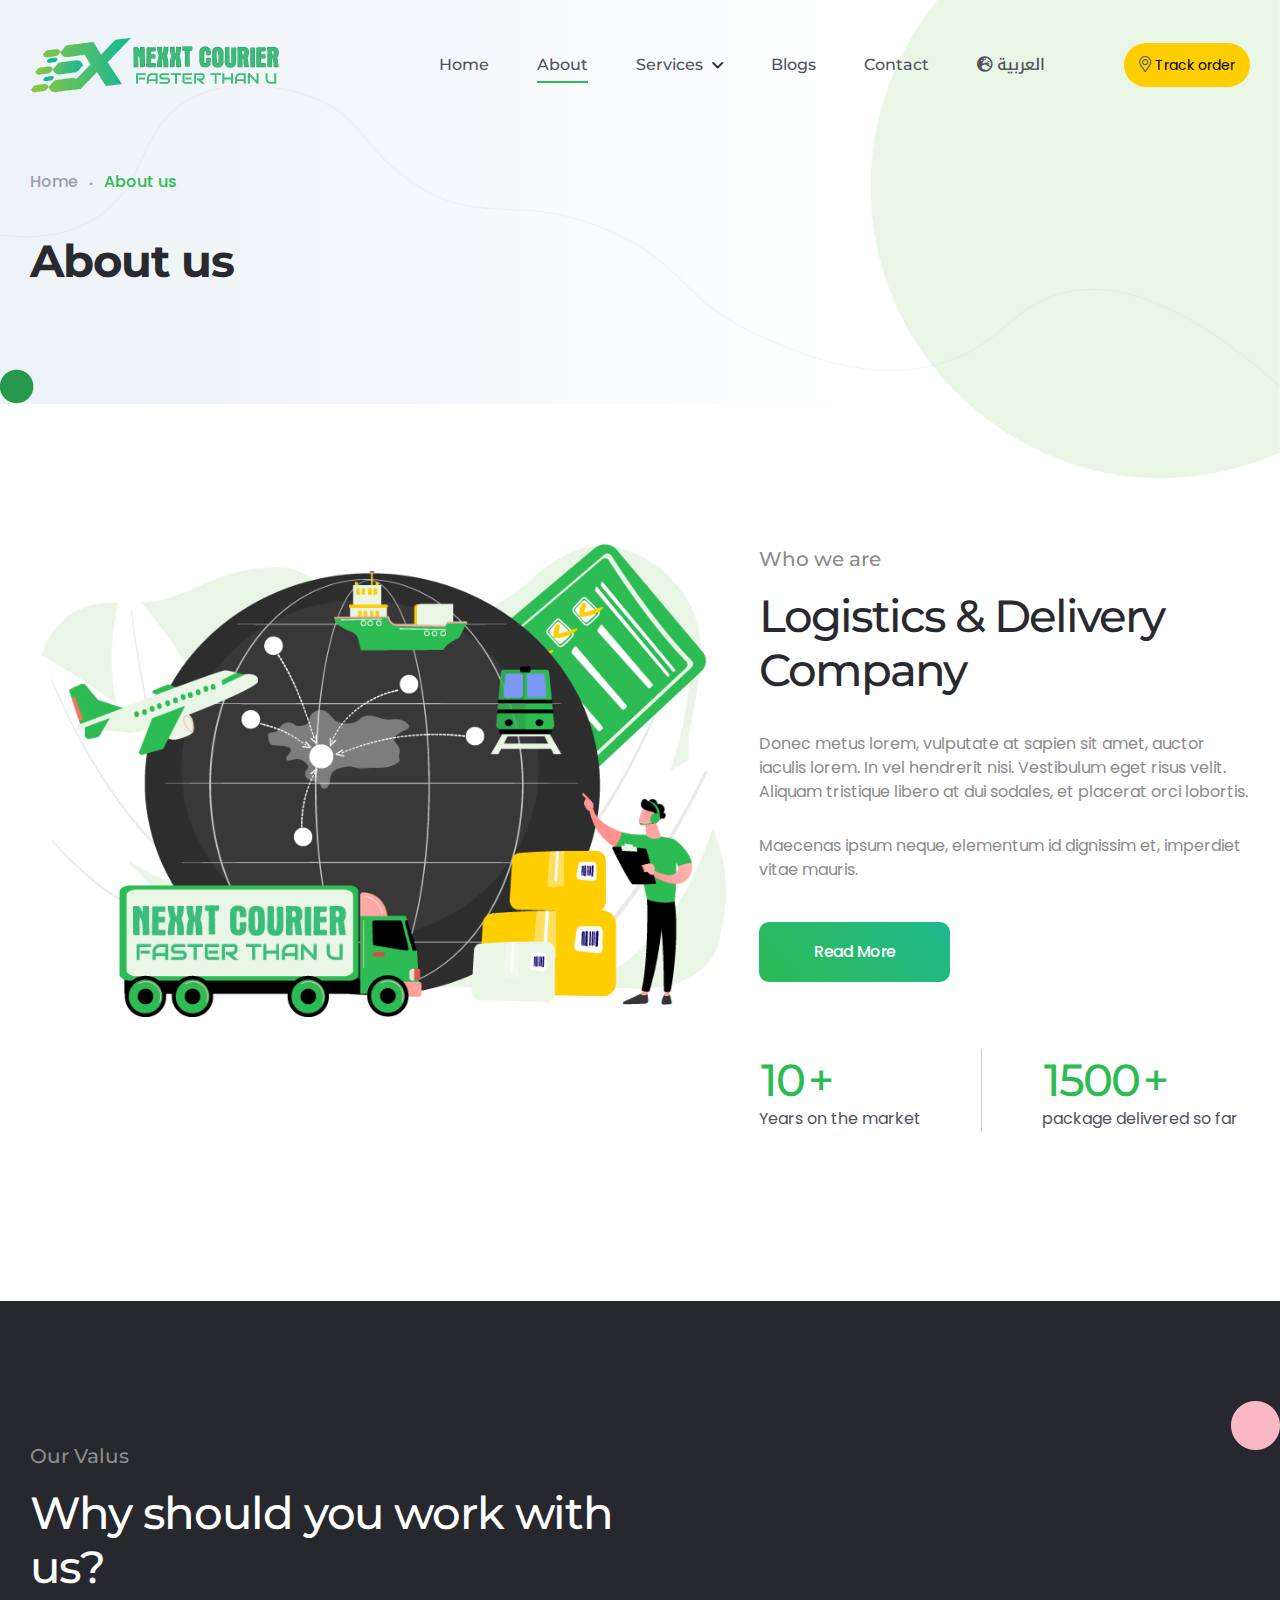
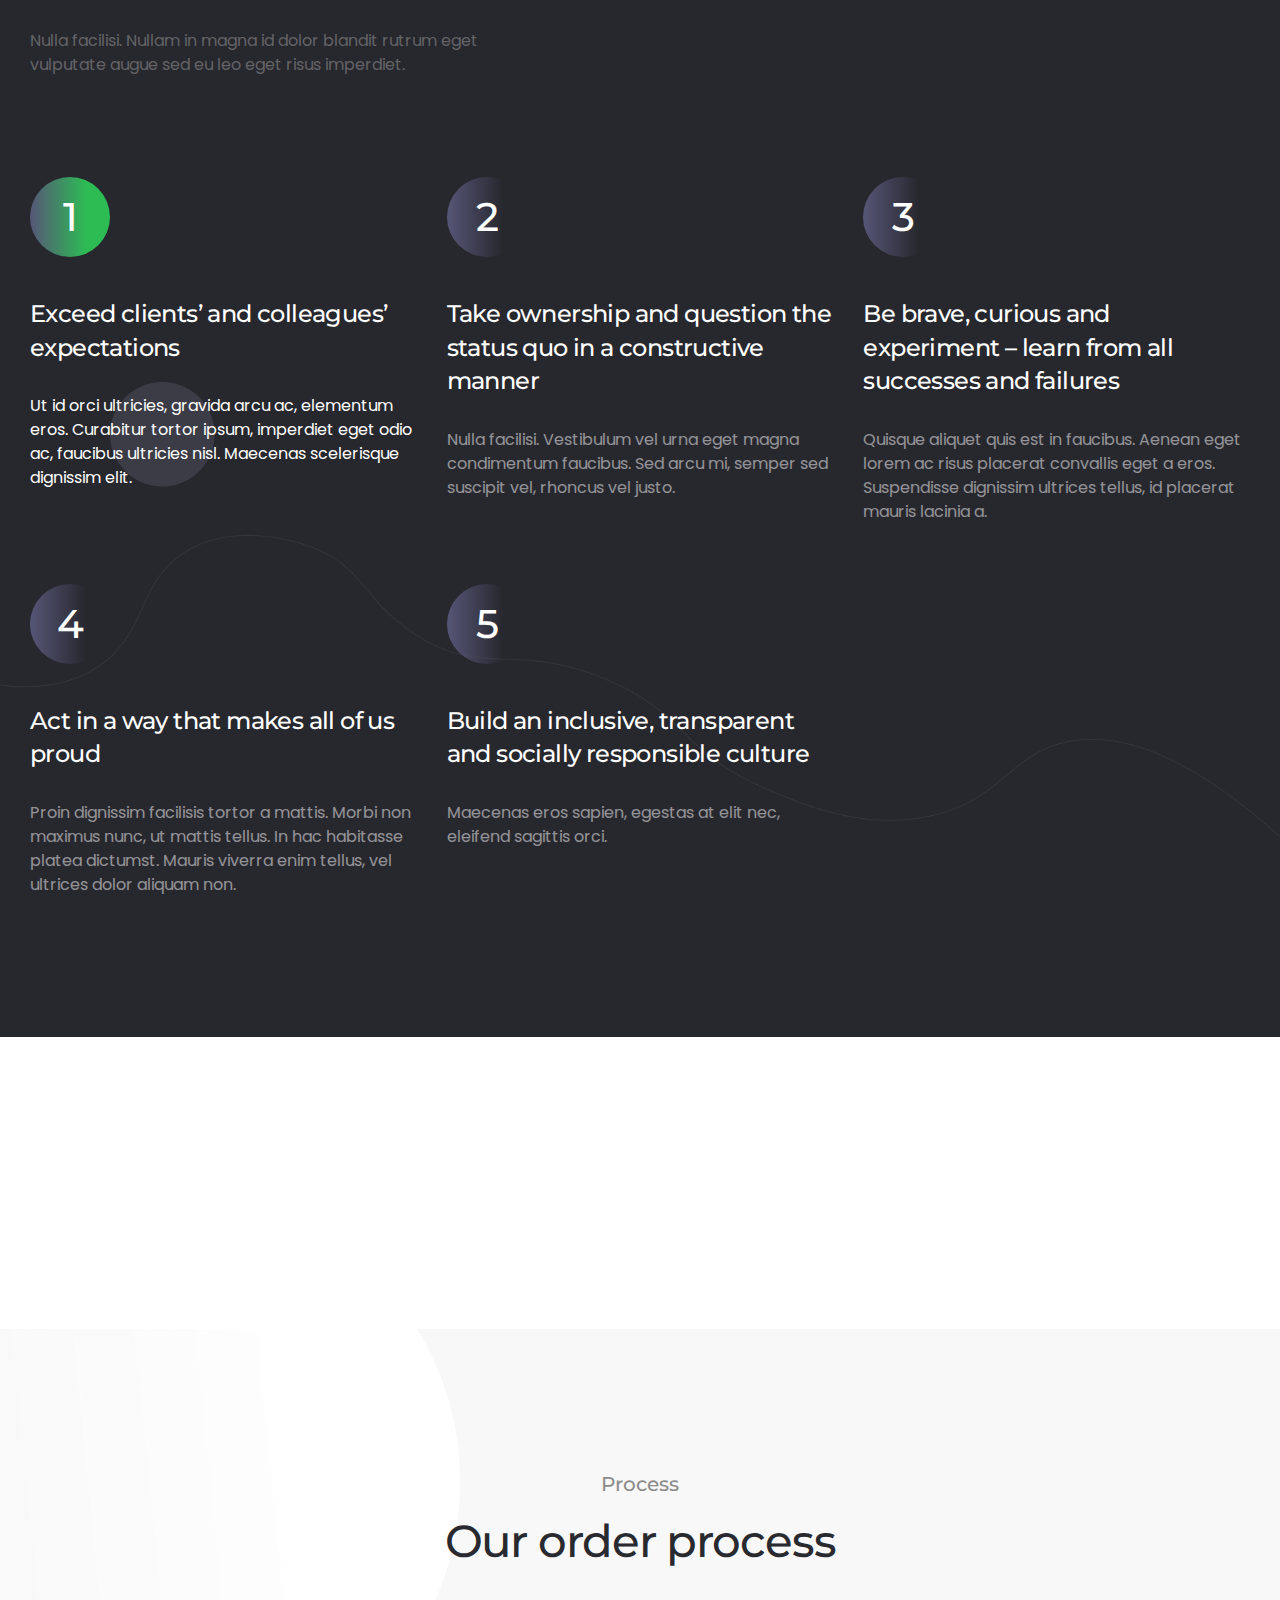
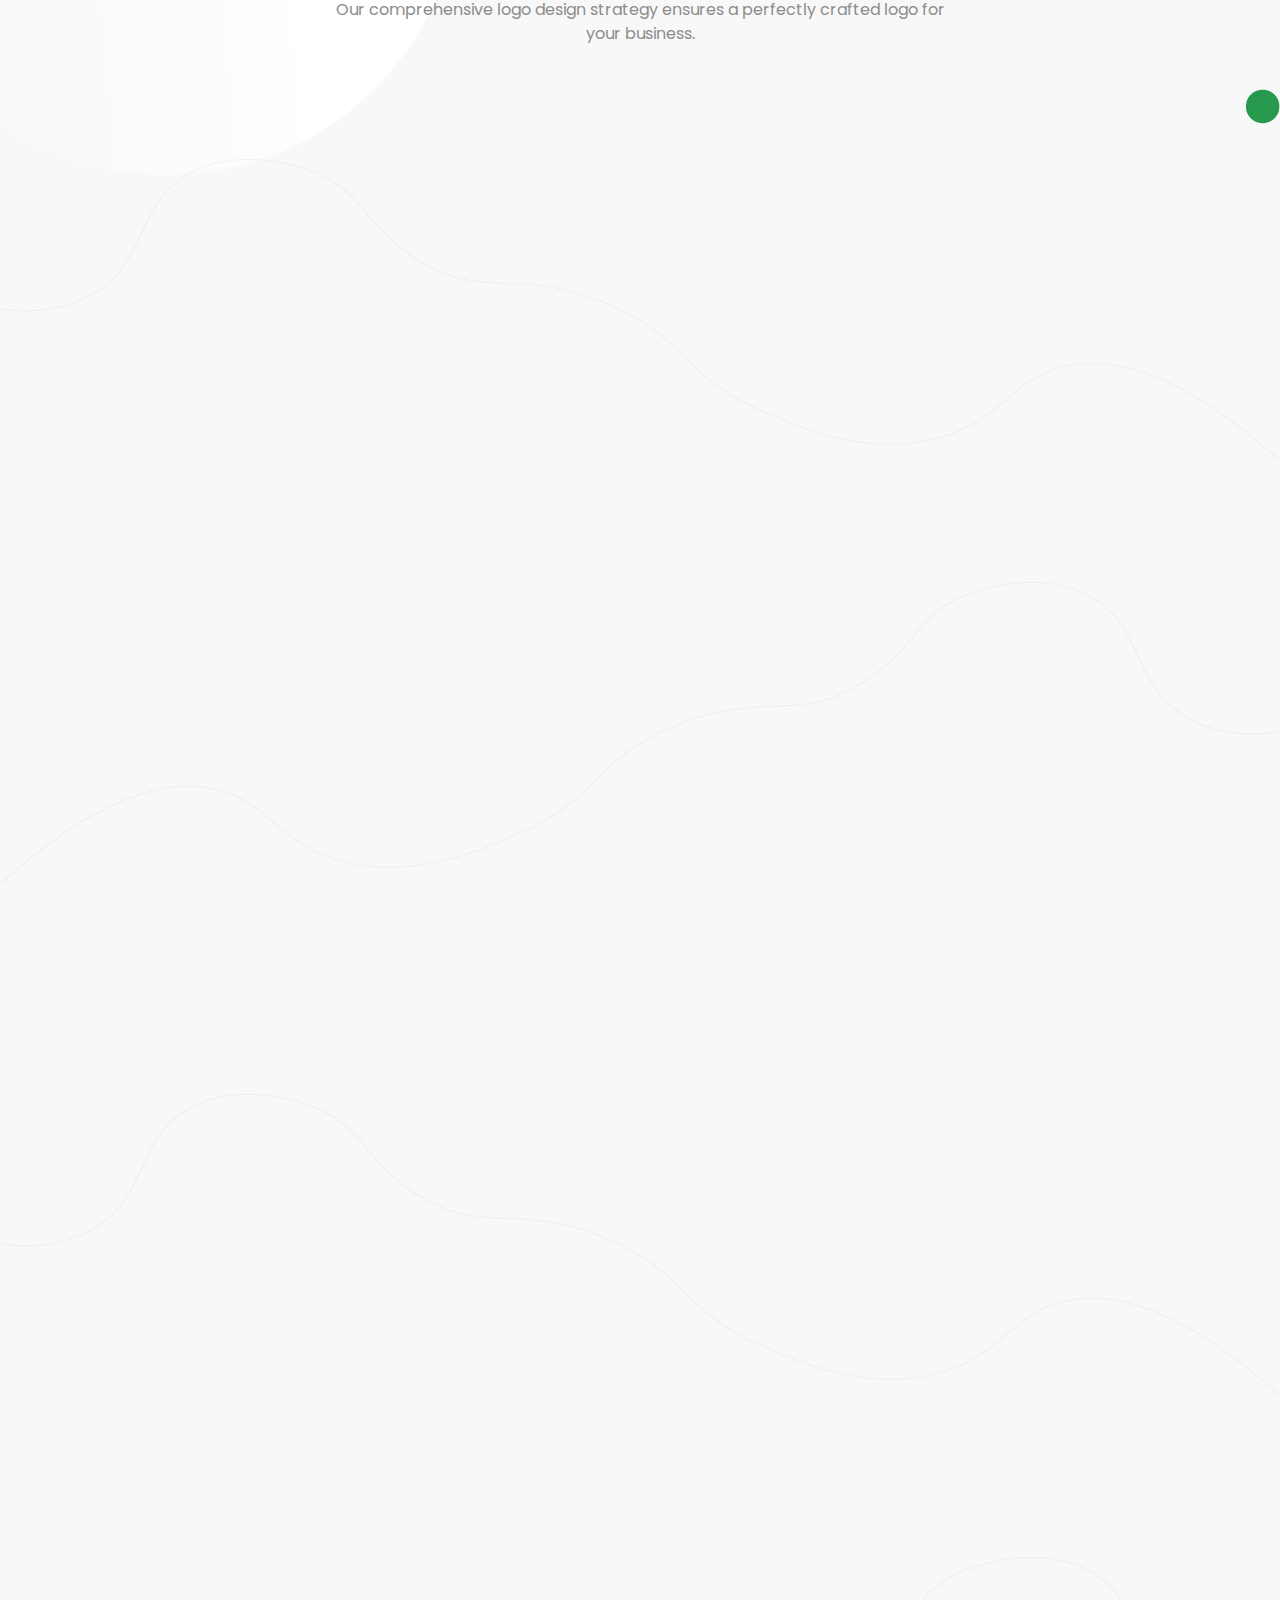
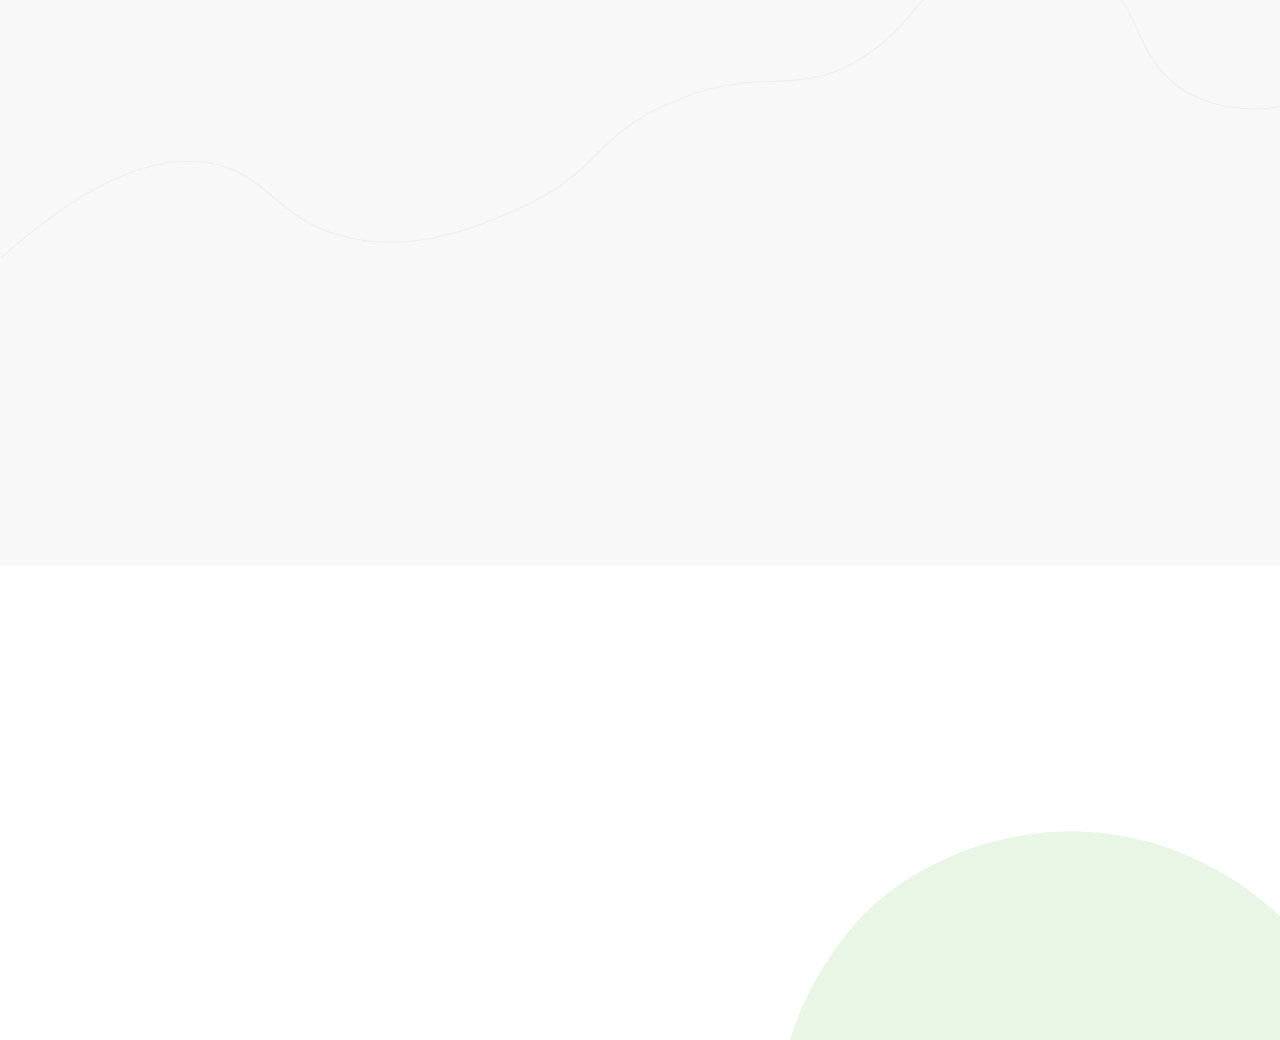
<file: about.html>
<!DOCTYPE html>
<html class="no-js" lang="en">
  <!-- Mirrored from new.axilthemes.com/demo/template/abstrak/about-us.html by HTTrack Website Copier/3.x [XR&CO'2014], Sun, 26 Jun 2022 10:21:43 GMT -->
  <head>
    <!-- Meta Data -->
    <meta charset="UTF-8" />
    <meta http-equiv="X-UA-Compatible" content="IE=edge" />
    <title>Nexxt</title>
    <meta name="description" content="" />
    <meta name="viewport" content="width=device-width, initial-scale=1, shrink-to-fit=no" />
    <!-- Favicon -->
    <link rel="shortcut icon" type="image/x-icon" href="assets/media/favicon.png" />
    <link rel="stylesheet" href="assets/css/vendor/bootstrap.min.css" />
    <link rel="stylesheet" href="assets/css/vendor/font-awesome.css" />
    <link rel="stylesheet" href="assets/css/vendor/slick.css" />
    <link rel="stylesheet" href="assets/css/vendor/slick-theme.css" />
    <link rel="stylesheet" href="assets/css/vendor/sal.css" />
    <link rel="stylesheet" href="assets/css/vendor/magnific-popup.css" />
    <link rel="stylesheet" href="assets/css/vendor/green-audio-player.min.css" />
    <link rel="stylesheet" href="assets/css/vendor/odometer-theme-default.css" />

    <!-- Site Stylesheet -->
    <link rel="stylesheet" href="assets/css/app.css" />
  </head>

  <body class="sticky-header">
    <!--[if lte IE 9]>
      <p class="browserupgrade">You are using an <strong>outdated</strong> browser. Please <a href="https://browsehappy.com/">upgrade your browser</a> to improve your experience and security.</p>
    <![endif]-->
    <a href="#main-wrapper" id="backto-top" class="back-to-top">
      <i class="far fa-angle-double-up"></i>
    </a>

    <!-- Preloader Start Here -->
    <div id="preloader">
      <svg version="1.1" id="preloader1" xmlns="http://www.w3.org/2000/svg" xmlns:xlink="http://www.w3.org/1999/xlink" width="140px" height="140px" viewBox="0 0 200 200">
        <g class="pre load1">
          <path d="M124.5,57L124.5,57c0,3.9-3.1,7-7,7h-36c-3.9,0-7-3.1-7-7v0c0-3.9,3.1-7,7-7h36 C121.4,50,124.5,53.1,124.5,57z" />
          <path d="M147.7,86.9L147.7,86.9c-2.7,2.7-7.2,2.7-9.9,0l-25.5-25.5c-2.7-2.7-2.7-7.2,0-9.9l0,0c2.7-2.7,7.2-2.7,9.9,0L147.7,77C150.5,79.8,150.5,84.2,147.7,86.9z" />
          <path d="M143,74.5L143,74.5c3.9,0,7,3.1,7,7v36c0,3.9-3.1,7-7,7l0,0c-3.9,0-7-3.1-7-7v-36C136,77.6,139.1,74.5,143,74.5z" />
          <path d="M148.4,112.4L148.4,112.4c2.7,2.7,2.7,7.2,0,9.9L123,147.7c-2.7,2.7-7.2,2.7-9.9,0h0c-2.7-2.7-2.7-7.2,0-9.9l25.5-25.5C141.3,109.6,145.7,109.6,148.4,112.4z" />
          <path d="M125.5,143L125.5,143c0,3.9-3.1,7-7,7h-36c-3.9,0-7-3.1-7-7l0,0c0-3.9,3.1-7,7-7h36 C122.4,136,125.5,139.1,125.5,143z" />
          <path d="M52.3,113.1L52.3,113.1c2.7-2.7,7.2-2.7,9.9,0l25.5,25.5c2.7,2.7,2.7,7.2,0,9.9h0c-2.7,2.7-7.2,2.7-9.9,0L52.3,123C49.5,120.2,49.5,115.8,52.3,113.1z" />
          <path d="M57,75.5L57,75.5c3.9,0,7,3.1,7,7v36c0,3.9-3.1,7-7,7h0c-3.9,0-7-3.1-7-7v-36C50,78.6,53.1,75.5,57,75.5z" />
          <path d="M86.9,52.3L86.9,52.3c2.7,2.7,2.7,7.2,0,9.9L61.5,87.6c-2.7,2.7-7.2,2.7-9.9,0l0,0c-2.7-2.7-2.7-7.2,0-9.9L77,52.3C79.8,49.5,84.2,49.5,86.9,52.3z" />
        </g>
      </svg>
    </div>
    <!-- Preloader End Here -->

    <div id="main-wrapper" class="main-wrapper">
      <!--=====================================-->
      <!--=        Header Area Start       	=-->
      <!--=====================================-->
      <header class="header axil-header header-style-1">
        <div id="axil-sticky-placeholder"></div>
        <div class="axil-mainmenu">
          <div class="container">
            <div class="header-navbar">
              <div class="header-logo">
                <a href="index.html"><img class="light-version-logo" src="assets/media/logo.png" alt="logo" /></a>
                <a href="index.html"><img class="sticky-logo" src="assets/media/logo2.png" alt="logo" /></a>
              </div>
              <div class="header-main-nav">
                <!-- Start Mainmanu Nav -->
                <nav class="mainmenu-nav" id="mobilemenu-popup">
                  <div class="d-block d-lg-none">
                    <div class="mobile-nav-header">
                      <div class="mobile-nav-logo">
                        <a href="#">
                          <img class="light-mode" src="assets/media/logo.png" alt="Site Logo" />
                        </a>
                      </div>
                      <button class="mobile-menu-close" data-bs-dismiss="offcanvas"><i class="fas fa-times"></i></button>
                    </div>
                  </div>
                  <ul class="mainmenu">
                    <li><a href="index.html" class="">Home</a></li>
                    <li><a href="about.html" class="active">About</a></li>
                    <li class="menu-item-has-children">
                      <a href="javascript:void(0);">Services</a>
                      <ul class="axil-submenu">
                        <li><a href="single-service.html">Worldwide shipping</a></li>
                        <li><a href="single-service.html">Fast delivery</a></li>
                        <li><a href="single-service.html">Safe Package</a></li>
                        <li><a href="single-service.html">Shipping in Egypt</a></li>
                        <li><a href="single-service.html">Shipment tracking</a></li>
                        <li><a href="single-service.html">Proof of delivery </a></li>
                      </ul>
                    </li>
                    <li><a href="blogs.html">Blogs</a></li>
                    <li><a href="contact.html">Contact</a></li>
                    <li>
                      <a href="#" class="lang-btn"> <i class="fas fa-globe-europe"></i> <span class="lang">العربية</span></a>
                    </li>
                  </ul>
                </nav>
                <!-- End Mainmanu Nav -->
              </div>
              <div class="header-action">
                <ul class="list-unstyled">
                  <li class="mobile-menu-btn sidemenu-btn d-lg-none d-block">
                    <button class="btn-wrap" data-bs-toggle="offcanvas" data-bs-target="#mobilemenu-popup">
                      <span></span>
                      <span></span>
                      <span></span>
                    </button>
                  </li>
                  <li class="track-btn">
                    <i class="fal fa-map-marker-alt"></i>
                    <a href="index.html#trackShipment">Track order</a>
                  </li>
                </ul>
              </div>
            </div>
          </div>
        </div>
      </header>
      <!--=====================================-->
      <!--=       Breadcrumb Area Start       =-->
      <!--=====================================-->
      <div class="breadcrum-area">
        <div class="container">
          <div class="breadcrumb">
            <ul class="list-unstyled">
              <li><a href="index.html">Home</a></li>
              <li class="active">About us</li>
            </ul>
            <h2 class="title fw-bold">About us</h2>
          </div>
        </div>
        <ul class="shape-group-8 list-unstyled">
          <li class="shape shape-1" data-sal="slide-right" data-sal-duration="500" data-sal-delay="100"><img src="assets/media/others/bubble-43.png" alt="Bubble" /></li>
          <li class="shape shape-2" data-sal="slide-left" data-sal-duration="500" data-sal-delay="200"><img src="assets/media/others/bubble-11.png" alt="Bubble" /></li>
          <li class="shape shape-3" data-sal="slide-up" data-sal-duration="500" data-sal-delay="300"><img src="assets/media/others/line-4.png" alt="Line" /></li>
        </ul>
      </div>
      <!--=====================================-->
      <!--=       About  Area Start        =-->
      <!--=====================================-->
      <section class="section section-padding case-study-featured-area">
        <div class="container">
          <div class="row">
            <div class="col-xl-7 col-lg-6">
              <div class="case-study-featured-thumb text-start">
                <img src="assets/media/img-2.png" alt="travel" />
              </div>
            </div>
            <div class="col-xl-5 col-lg-6">
              <div class="case-study-featured">
                <div class="section-heading heading-left">
                  <span class="subtitle">Who we are</span>
                  <h2 class="title">Logistics & Delivery Company</h2>
                  <p>Donec metus lorem, vulputate at sapien sit amet, auctor iaculis lorem. In vel hendrerit nisi. Vestibulum eget risus velit. Aliquam tristique libero at dui sodales, et placerat orci lobortis.</p>
                  <p>Maecenas ipsum neque, elementum id dignissim et, imperdiet vitae mauris.</p>
                  <a href="#" class="axil-btn btn-fill-primary btn-large">Read More</a>
                </div>
                <div class="case-study-counterup">
                  <div class="single-counterup">
                    <h2 class="count-number">
                      <span class="number count" data-count="10">10</span>
                      <span class="symbol">+</span>
                    </h2>
                    <span class="counter-title">Years on the market</span>
                  </div>
                  <div class="single-counterup">
                    <h2 class="count-number">
                      <span class="number count" data-count="1500">1500</span>
                      <span class="symbol">+</span>
                    </h2>
                    <span class="counter-title">package delivered so far</span>
                  </div>
                </div>
              </div>
            </div>
          </div>
        </div>
      </section>
      <!--=====================================-->
      <!--=      About  Quality Area Start    =-->
      <!--=====================================-->
      <section class="section section-padding bg-color-dark pb--80 pb_lg--40 pb_md--20">
        <div class="container">
          <div class="section-heading heading-light-left mb--100">
            <span class="subtitle">Our Valus</span>
            <h2 class="title color-white">Why should you work with us?</h2>
            <p>Nulla facilisi. Nullam in magna id dolor blandit rutrum eget vulputate augue sed eu leo eget risus imperdiet.</p>
          </div>
          <div class="row">
            <div class="col-lg-4">
              <div class="about-quality active">
                <h3 class="sl-number">1</h3>
                <h5 class="title">Exceed clients’ and colleagues’ expectations</h5>
                <p>Ut id orci ultricies, gravida arcu ac, elementum eros. Curabitur tortor ipsum, imperdiet eget odio ac, faucibus ultricies nisl. Maecenas scelerisque dignissim elit.</p>
              </div>
            </div>
            <div class="col-lg-4">
              <div class="about-quality">
                <h3 class="sl-number">2</h3>
                <h5 class="title">Take ownership and question the status quo in a constructive manner</h5>
                <p>Nulla facilisi. Vestibulum vel urna eget magna condimentum faucibus. Sed arcu mi, semper sed suscipit vel, rhoncus vel justo.</p>
              </div>
            </div>
            <div class="col-lg-4">
              <div class="about-quality">
                <h3 class="sl-number">3</h3>
                <h5 class="title">Be brave, curious and experiment – learn from all successes and failures</h5>
                <p>Quisque aliquet quis est in faucibus. Aenean eget lorem ac risus placerat convallis eget a eros. Suspendisse dignissim ultrices tellus, id placerat mauris lacinia a.</p>
              </div>
            </div>
            <div class="col-lg-4">
              <div class="about-quality">
                <h3 class="sl-number">4</h3>
                <h5 class="title">Act in a way that makes all of us proud</h5>
                <p>Proin dignissim facilisis tortor a mattis. Morbi non maximus nunc, ut mattis tellus. In hac habitasse platea dictumst. Mauris viverra enim tellus, vel ultrices dolor aliquam non.</p>
              </div>
            </div>
            <div class="col-lg-4">
              <div class="about-quality">
                <h3 class="sl-number">5</h3>
                <h5 class="title">Build an inclusive, transparent and socially responsible culture</h5>
                <p>Maecenas eros sapien, egestas at elit nec, eleifend sagittis orci.</p>
              </div>
            </div>
          </div>
        </div>
        <ul class="list-unstyled shape-group-10">
          <li class="shape shape-1"><img src="assets/media/others/bubble-4.png" alt="Circle" /></li>
          <li class="shape shape-2"><img src="assets/media/others/line-4.png" alt="Circle" /></li>
          <li class="shape shape-3"><img src="assets/media/others/bubble-5.png" alt="Circle" /></li>
        </ul>
      </section>
      <!--=====================================-->
      <!--=       Clients  Area Start        =-->
      <!--=====================================-->
      <div class="section brand-wrap-area">
        <div class="container">
          <div class="row">
            <div class="col-lg-3 col-6 mb-4" data-sal="slide-up" data-sal-duration="500">
              <div class="brand-grid text-center active">
                <img src="assets/media/dummylogo.png" alt="Brand" />
              </div>
            </div>
            <div class="col-lg-3 col-6 mb-4" data-sal="slide-up" data-sal-duration="500" data-sal-delay="100">
              <div class="brand-grid text-center">
                <img src="assets/media/dummylogo.png" alt="Brand" />
              </div>
            </div>
            <div class="col-lg-3 col-6 mb-4" data-sal="slide-up" data-sal-duration="500" data-sal-delay="200">
              <div class="brand-grid text-center">
                <img src="assets/media/dummylogo.png" alt="Brand" />
              </div>
            </div>
            <div class="col-lg-3 col-6 mb-4" data-sal="slide-up" data-sal-duration="500" data-sal-delay="300">
              <div class="brand-grid text-center">
                <img src="assets/media/dummylogo.png" alt="Brand" />
              </div>
            </div>
          </div>
        </div>
      </div>

      <!--=====================================-->
      <!--=       Work Process Area Start     =-->
      <!--=====================================-->
      <section class="section section-padding bg-gradient-light pb--70">
        <div class="container">
          <div class="section-heading mb--90">
            <span class="subtitle">Process</span>
            <h2 class="title">Our order process</h2>
            <p>Our comprehensive logo design strategy ensures a perfectly crafted logo for your business.</p>
          </div>
          <div class="process-work" data-sal="slide-right" data-sal-duration="1000" data-sal-delay="100">
            <div class="thumbnail paralax-image">
              <img src="assets/media/step-1.png" alt="Thumbnail" />
            </div>
            <div class="content">
              <span class="subtitle">Step One</span>
              <h3 class="title">Confirm your order</h3>
              <p>Donec metus lorem, vulputate at sapien sit amet, auctor iaculis lorem. In vel hendrerit nisi. Vestibulum eget risus velit. Aliquam tristique libero at dui sodales, et placerat orci lobortis. Maecenas ipsum neque, elementum id dignissim et, imperdiet vitae mauris.</p>
            </div>
          </div>
          <div class="process-work content-reverse" data-sal="slide-left" data-sal-duration="1000" data-sal-delay="100">
            <div class="thumbnail paralax-image">
              <img src="assets/media/step-2.png" alt="Thumbnail" />
            </div>
            <div class="content">
              <span class="subtitle">Step Two</span>
              <h3 class="title">Packing</h3>
              <p>Donec metus lorem, vulputate at sapien sit amet, auctor iaculis lorem. In vel hendrerit nisi. Vestibulum eget risus velit. Aliquam tristique libero at dui sodales, et placerat orci lobortis. Maecenas ipsum neque, elementum id dignissim et, imperdiet vitae mauris.</p>
            </div>
          </div>
          <div class="process-work" data-sal="slide-right" data-sal-duration="1000" data-sal-delay="100">
            <div class="thumbnail paralax-image">
              <img src="assets/media/step-3.png" alt="Thumbnail" />
            </div>
            <div class="content">
              <span class="subtitle">Step Three</span>
              <h3 class="title">Arrive in warehouse</h3>
              <p>Donec metus lorem, vulputate at sapien sit amet, auctor iaculis lorem. In vel hendrerit nisi. Vestibulum eget risus velit. Aliquam tristique libero at dui sodales, et placerat orci lobortis. Maecenas ipsum neque, elementum id dignissim et, imperdiet vitae mauris.</p>
            </div>
          </div>
          <div class="process-work content-reverse" data-sal="slide-left" data-sal-duration="1000" data-sal-delay="100">
            <div class="thumbnail paralax-image">
              <img src="assets/media/step-4.png" alt="Thumbnail" />
            </div>
            <div class="content">
              <span class="subtitle">Step four</span>
              <h3 class="title">Delivered</h3>
              <p>Donec metus lorem, vulputate at sapien sit amet, auctor iaculis lorem. In vel hendrerit nisi. Vestibulum eget risus velit. Aliquam tristique libero at dui sodales, et placerat orci lobortis. Maecenas ipsum neque, elementum id dignissim et, imperdiet vitae mauris.</p>
            </div>
          </div>
        </div>
        <ul class="shape-group-17 list-unstyled">
          <li class="shape shape-1"><img src="assets/media/others/bubble-7.png" alt="Bubble" /></li>
          <li class="shape shape-2"><img src="assets/media/others/bubble-43.png" alt="Bubble" /></li>
          <li class="shape shape-3"><img src="assets/media/others/line-4.png" alt="Line" /></li>
          <li class="shape shape-4"><img src="assets/media/others/line-5.png" alt="Line" /></li>
          <li class="shape shape-5"><img src="assets/media/others/line-4.png" alt="Line" /></li>
          <li class="shape shape-6"><img src="assets/media/others/line-5.png" alt="Line" /></li>
        </ul>
      </section>

      <!--=====================================-->
      <!--=        Footer Area Start       	=-->
      <!--=====================================-->
      <footer class="footer-area">
        <img src="./assets/media/others/bubble-39.png" class="footer-shape1" alt="" />
        <div class="container z-2 position-relative">
          <div class="footer-main">
            <div class="row">
              <div class="col-lg-5" data-sal="slide-right" data-sal-duration="800" data-sal-delay="100">
                <div class="footer-widget">
                  <div class="footer-newsletter">
                    <img src="./assets/media/vertical.png" alt="" class="mb-3" />
                    <p class="w-90">Fusce varius, dolor tempor interdum tristique, dui urna bib endum magna, ut ullamcorper purus</p>
                    <div class="footer-social-link">
                      <ul class="list-unstyled">
                        <li>
                          <a href="https://facebook.com/" data-sal="slide-up" data-sal-duration="500" data-sal-delay="100"><i class="fab fa-facebook-f"></i></a>
                        </li>
                        <li>
                          <a href="https://twitter.com/" data-sal="slide-up" data-sal-duration="500" data-sal-delay="200"><i class="fab fa-twitter"></i></a>
                        </li>
                        <li>
                          <a href="https://www.linkedin.com/" data-sal="slide-up" data-sal-duration="500" data-sal-delay="400"><i class="fab fa-linkedin-in"></i></a>
                        </li>
                        <li>
                          <a href="https://www.instagram.com/" data-sal="slide-up" data-sal-duration="500" data-sal-delay="500"><i class="fab fa-instagram"></i></a>
                        </li>
                      </ul>
                    </div>
                  </div>
                </div>
              </div>
              <div class="col-lg-7" data-sal="slide-left" data-sal-duration="800" data-sal-delay="100">
                <div class="row">
                  <div class="col-6 col-md-3">
                    <div class="footer-widget">
                      <h6 class="widget-title">Menu</h6>
                      <div class="footer-menu-link">
                        <ul class="list-unstyled">
                          <li><a href="index.html">Home</a></li>
                          <li><a href="about.html">About </a></li>

                          <li><a href="blogs.html">Blogs</a></li>
                        </ul>
                      </div>
                    </div>
                  </div>
                  <div class="col-6 col-md-3">
                    <div class="footer-widget">
                      <h6 class="widget-title">Useful links</h6>
                      <div class="footer-menu-link">
                        <ul class="list-unstyled">
                          <li><a href="contact.html">Contact</a></li>
                          <li><a href="careers.html">Careers</a></li>
                          <li><a href="faqs.html">Faq</a></li>
                        </ul>
                      </div>
                    </div>
                  </div>
                  <div class="col-12 col-md-6">
                    <img src="./assets/media/map.png" alt="" />
                  </div>
                </div>
              </div>
            </div>
          </div>

          <div class="footer-bottom" data-sal="slide-up" data-sal-duration="500" data-sal-delay="100">
            <div class="row">
              <div class="col-md-6">
                <div class="footer-copyright">
                  <span class="copyright-text">© 2022. All rights reserved by <a href="#">Bispace</a>.</span>
                </div>
              </div>
              <div class="col-md-6">
                <div class="footer-bottom-link">
                  <ul class="list-unstyled">
                    <li><a href="#">Privacy Policy</a></li>
                    <li><a href="#">Terms of Use</a></li>
                  </ul>
                </div>
              </div>
            </div>
          </div>
        </div>
      </footer>
    </div>

    <!-- Jquery Js -->
    <script src="assets/js/vendor/jquery-3.6.0.min.js"></script>
    <script src="assets/js/vendor/bootstrap.min.js"></script>
    <script src="assets/js/vendor/isotope.pkgd.min.js"></script>
    <script src="assets/js/vendor/imagesloaded.pkgd.min.js"></script>
    <script src="assets/js/vendor/odometer.min.js"></script>
    <script src="assets/js/vendor/jquery-appear.js"></script>
    <script src="assets/js/vendor/slick.min.js"></script>
    <script src="assets/js/vendor/sal.js"></script>
    <script src="assets/js/vendor/jquery.magnific-popup.min.js"></script>
    <script src="assets/js/vendor/js.cookie.js"></script>
    <script src="assets/js/vendor/jquery.style.switcher.js"></script>
    <script src="assets/js/vendor/jquery.countdown.min.js"></script>
    <script src="assets/js/vendor/tilt.js"></script>
    <script src="assets/js/vendor/green-audio-player.min.js"></script>
    <script src="assets/js/vendor/jquery.nav.js"></script>

    <!-- Site Scripts -->
    <script src="assets/js/app.js"></script>
  </body>
</html>
</file>
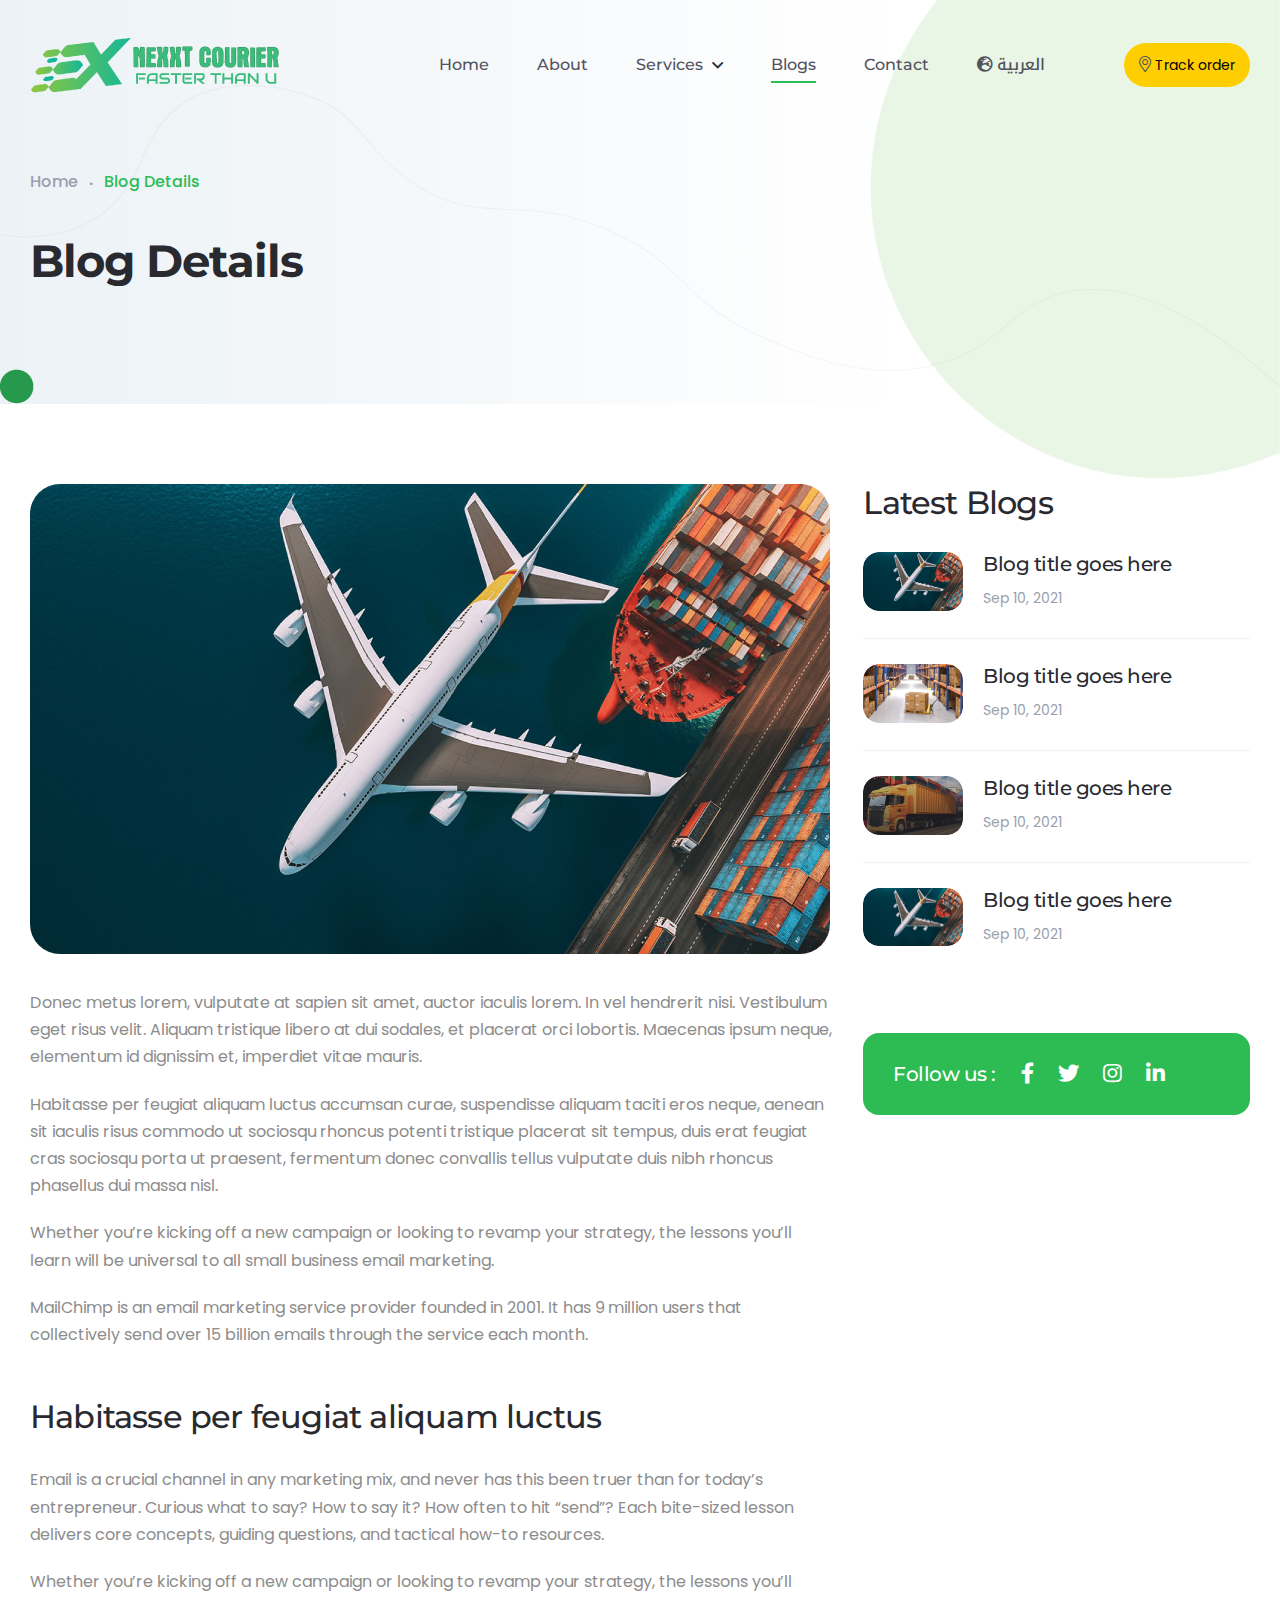
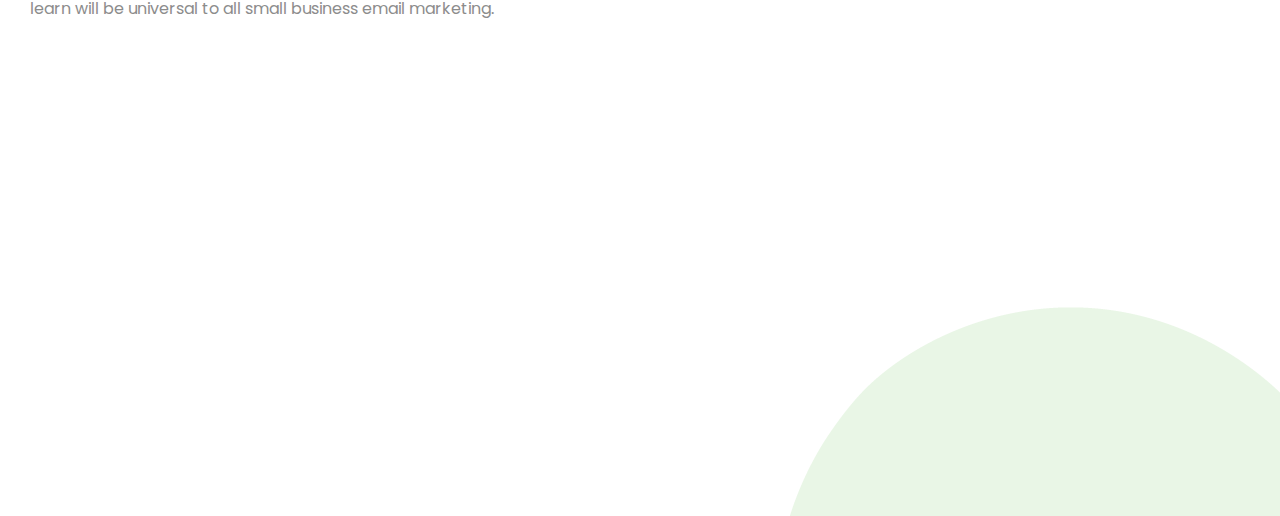
<file: blog-details.html>
<!DOCTYPE html>
<html class="no-js" lang="en">
  <!-- Mirrored from new.axilthemes.com/demo/template/abstrak/about-us.html by HTTrack Website Copier/3.x [XR&CO'2014], Sun, 26 Jun 2022 10:21:43 GMT -->
  <head>
    <!-- Meta Data -->
    <meta charset="UTF-8" />
    <meta http-equiv="X-UA-Compatible" content="IE=edge" />
    <title>Nexxt</title>
    <meta name="description" content="" />
    <meta name="viewport" content="width=device-width, initial-scale=1, shrink-to-fit=no" />
    <!-- Favicon -->
    <link rel="shortcut icon" type="image/x-icon" href="assets/media/favicon.png" />
    <link rel="stylesheet" href="assets/css/vendor/bootstrap.min.css" />
    <link rel="stylesheet" href="assets/css/vendor/font-awesome.css" />
    <link rel="stylesheet" href="assets/css/vendor/slick.css" />
    <link rel="stylesheet" href="assets/css/vendor/slick-theme.css" />
    <link rel="stylesheet" href="assets/css/vendor/sal.css" />
    <link rel="stylesheet" href="assets/css/vendor/magnific-popup.css" />
    <link rel="stylesheet" href="assets/css/vendor/green-audio-player.min.css" />
    <link rel="stylesheet" href="assets/css/vendor/odometer-theme-default.css" />

    <!-- Site Stylesheet -->
    <link rel="stylesheet" href="assets/css/app.css" />
  </head>

  <body class="sticky-header">
    <!--[if lte IE 9]>
      <p class="browserupgrade">You are using an <strong>outdated</strong> browser. Please <a href="https://browsehappy.com/">upgrade your browser</a> to improve your experience and security.</p>
    <![endif]-->
    <a href="#main-wrapper" id="backto-top" class="back-to-top">
      <i class="far fa-angle-double-up"></i>
    </a>

    <!-- Preloader Start Here -->
    <div id="preloader">
      <svg version="1.1" id="preloader1" xmlns="http://www.w3.org/2000/svg" xmlns:xlink="http://www.w3.org/1999/xlink" width="140px" height="140px" viewBox="0 0 200 200">
        <g class="pre load1">
          <path d="M124.5,57L124.5,57c0,3.9-3.1,7-7,7h-36c-3.9,0-7-3.1-7-7v0c0-3.9,3.1-7,7-7h36 C121.4,50,124.5,53.1,124.5,57z" />
          <path d="M147.7,86.9L147.7,86.9c-2.7,2.7-7.2,2.7-9.9,0l-25.5-25.5c-2.7-2.7-2.7-7.2,0-9.9l0,0c2.7-2.7,7.2-2.7,9.9,0L147.7,77C150.5,79.8,150.5,84.2,147.7,86.9z" />
          <path d="M143,74.5L143,74.5c3.9,0,7,3.1,7,7v36c0,3.9-3.1,7-7,7l0,0c-3.9,0-7-3.1-7-7v-36C136,77.6,139.1,74.5,143,74.5z" />
          <path d="M148.4,112.4L148.4,112.4c2.7,2.7,2.7,7.2,0,9.9L123,147.7c-2.7,2.7-7.2,2.7-9.9,0h0c-2.7-2.7-2.7-7.2,0-9.9l25.5-25.5C141.3,109.6,145.7,109.6,148.4,112.4z" />
          <path d="M125.5,143L125.5,143c0,3.9-3.1,7-7,7h-36c-3.9,0-7-3.1-7-7l0,0c0-3.9,3.1-7,7-7h36 C122.4,136,125.5,139.1,125.5,143z" />
          <path d="M52.3,113.1L52.3,113.1c2.7-2.7,7.2-2.7,9.9,0l25.5,25.5c2.7,2.7,2.7,7.2,0,9.9h0c-2.7,2.7-7.2,2.7-9.9,0L52.3,123C49.5,120.2,49.5,115.8,52.3,113.1z" />
          <path d="M57,75.5L57,75.5c3.9,0,7,3.1,7,7v36c0,3.9-3.1,7-7,7h0c-3.9,0-7-3.1-7-7v-36C50,78.6,53.1,75.5,57,75.5z" />
          <path d="M86.9,52.3L86.9,52.3c2.7,2.7,2.7,7.2,0,9.9L61.5,87.6c-2.7,2.7-7.2,2.7-9.9,0l0,0c-2.7-2.7-2.7-7.2,0-9.9L77,52.3C79.8,49.5,84.2,49.5,86.9,52.3z" />
        </g>
      </svg>
    </div>
    <!-- Preloader End Here -->

    <div id="main-wrapper" class="main-wrapper">
      <!--=====================================-->
      <!--=        Header Area Start       	=-->
      <!--=====================================-->
      <header class="header axil-header header-style-1">
        <div id="axil-sticky-placeholder"></div>
        <div class="axil-mainmenu">
          <div class="container">
            <div class="header-navbar">
              <div class="header-logo">
                <a href="index.html"><img class="light-version-logo" src="assets/media/logo.png" alt="logo" /></a>
                <a href="index.html"><img class="sticky-logo" src="assets/media/logo2.png" alt="logo" /></a>
              </div>
              <div class="header-main-nav">
                <!-- Start Mainmanu Nav -->
                <nav class="mainmenu-nav" id="mobilemenu-popup">
                  <div class="d-block d-lg-none">
                    <div class="mobile-nav-header">
                      <div class="mobile-nav-logo">
                        <a href="#">
                          <img class="light-mode" src="assets/media/logo.png" alt="Site Logo" />
                        </a>
                      </div>
                      <button class="mobile-menu-close" data-bs-dismiss="offcanvas"><i class="fas fa-times"></i></button>
                    </div>
                  </div>
                  <ul class="mainmenu">
                    <li><a href="index.html" class="">Home</a></li>
                    <li><a href="about.html" class="">About</a></li>
                    <li class="menu-item-has-children">
                      <a href="javascript:void(0);">Services</a>
                      <ul class="axil-submenu">
                        <li><a href="single-service.html">Worldwide shipping</a></li>
                        <li><a href="single-service.html">Fast delivery</a></li>
                        <li><a href="single-service.html">Safe Package</a></li>
                        <li><a href="single-service.html">Shipping in Egypt</a></li>
                        <li><a href="single-service.html">Shipment tracking</a></li>
                        <li><a href="single-service.html">Proof of delivery </a></li>
                      </ul>
                    </li>
                    <li><a href="blogs.html" class="active">Blogs</a></li>
                    <li><a href="contact.html">Contact</a></li>
                    <li>
                      <a href="#" class="lang-btn"> <i class="fas fa-globe-europe"></i> <span class="lang">العربية</span></a>
                    </li>
                  </ul>
                </nav>
                <!-- End Mainmanu Nav -->
              </div>
              <div class="header-action">
                <ul class="list-unstyled">
                  <li class="mobile-menu-btn sidemenu-btn d-lg-none d-block">
                    <button class="btn-wrap" data-bs-toggle="offcanvas" data-bs-target="#mobilemenu-popup">
                      <span></span>
                      <span></span>
                      <span></span>
                    </button>
                  </li>
                  <li class="track-btn">
                    <i class="fal fa-map-marker-alt"></i>
                    <a href="index.html#trackShipment">Track order</a>
                  </li>
                </ul>
              </div>
            </div>
          </div>
        </div>
      </header>
      <!--=====================================-->
      <!--=       Breadcrumb Area Start       =-->
      <!--=====================================-->
      <div class="breadcrum-area">
        <div class="container">
          <div class="breadcrumb">
            <ul class="list-unstyled">
              <li><a href="index.html">Home</a></li>
              <li class="active">Blog Details</li>
            </ul>
            <h2 class="title fw-bold">Blog Details</h2>
          </div>
        </div>
        <ul class="shape-group-8 list-unstyled">
          <li class="shape shape-1" data-sal="slide-right" data-sal-duration="500" data-sal-delay="100"><img src="assets/media/others/bubble-43.png" alt="Bubble" /></li>
          <li class="shape shape-2" data-sal="slide-left" data-sal-duration="500" data-sal-delay="200"><img src="assets/media/others/bubble-11.png" alt="Bubble" /></li>
          <li class="shape shape-3" data-sal="slide-up" data-sal-duration="500" data-sal-delay="300"><img src="assets/media/others/line-4.png" alt="Line" /></li>
        </ul>
      </div>

      <!--=====================================-->
      <!--=        Blog Area Start       	    =-->
      <!--=====================================-->
      <section class="section-padding-equal pb-0">
        <div class="container">
          <div class="row row-40">
            <div class="col-lg-8">
              <div class="single-blog">
                <div class="single-blog-content">
                  <div class="post-thumbnail">
                    <img src="assets/media/blog-1.jpg" alt="Blog" />
                  </div>

                  <p>Donec metus lorem, vulputate at sapien sit amet, auctor iaculis lorem. In vel hendrerit nisi. Vestibulum eget risus velit. Aliquam tristique libero at dui sodales, et placerat orci lobortis. Maecenas ipsum neque, elementum id dignissim et, imperdiet vitae mauris.</p>
                  <p>Habitasse per feugiat aliquam luctus accumsan curae, suspendisse aliquam taciti eros neque, aenean sit iaculis risus commodo ut sociosqu rhoncus potenti tristique placerat sit tempus, duis erat feugiat cras sociosqu porta ut praesent, fermentum donec convallis tellus vulputate duis nibh rhoncus phasellus dui massa nisl.</p>
                  <p>Whether you’re kicking off a new campaign or looking to revamp your strategy, the lessons you’ll learn will be universal to all small business email marketing.</p>
                  <p class="mb--50">MailChimp is an email marketing service provider founded in 2001. It has 9 million users that collectively send over 15 billion emails through the service each month.</p>
                  <h4 class="title mb--30">Habitasse per feugiat aliquam luctus</h4>
                  <p>Email is a crucial channel in any marketing mix, and never has this been truer than for today’s entrepreneur. Curious what to say? How to say it? How often to hit “send”? Each bite-sized lesson delivers core concepts, guiding questions, and tactical how-to resources.</p>
                  <p>Whether you’re kicking off a new campaign or looking to revamp your strategy, the lessons you’ll learn will be universal to all small business email marketing.</p>
                </div>
              </div>
            </div>
            <div class="col-lg-4">
              <div class="axil-sidebar">
                <div class="widget widget-recent-post">
                  <h4 class="widget-title">Latest Blogs</h4>
                  <div class="post-list-wrap">
                    <div class="single-post">
                      <div class="post-thumbnail">
                        <a href="blog-details.html"><img src="assets/media/blog-1.jpg" alt="Blog" /></a>
                      </div>
                      <div class="post-content">
                        <h6 class="title"><a href="blog-details.html">Blog title goes here </a></h6>
                        <ul class="blog-meta list-unstyled">
                          <li>Sep 10, 2021</li>
                        </ul>
                      </div>
                    </div>
                    <div class="single-post">
                      <div class="post-thumbnail">
                        <a href="blog-details.html"><img src="assets/media/blog-2.jpg" alt="Blog" /></a>
                      </div>
                      <div class="post-content">
                        <h6 class="title"><a href="blog-details.html">Blog title goes here </a></h6>
                        <ul class="blog-meta list-unstyled">
                          <li>Sep 10, 2021</li>
                        </ul>
                      </div>
                    </div>
                    <div class="single-post">
                      <div class="post-thumbnail">
                        <a href="blog-details.html"><img src="assets/media/blog-3.jpg" alt="Blog" /></a>
                      </div>
                      <div class="post-content">
                        <h6 class="title"><a href="blog-details.html">Blog title goes here </a></h6>
                        <ul class="blog-meta list-unstyled">
                          <li>Sep 10, 2021</li>
                        </ul>
                      </div>
                    </div>
                    <div class="single-post">
                      <div class="post-thumbnail">
                        <a href="blog-details.html"><img src="assets/media/blog-1.jpg" alt="Blog" /></a>
                      </div>
                      <div class="post-content">
                        <h6 class="title"><a href="blog-details.html">Blog title goes here </a></h6>
                        <ul class="blog-meta list-unstyled">
                          <li>Sep 10, 2021</li>
                        </ul>
                      </div>
                    </div>
                  </div>
                </div>

                <div class="widget widge-social-share">
                  <div class="blog-share">
                    <h6 class="title">Follow us :</h6>
                    <ul class="social-list list-unstyled">
                      <li>
                        <a href="https://facebook.com/"><i class="fab fa-facebook-f fa-lg"></i></a>
                      </li>
                      <li>
                        <a href="https://twitter.com/"><i class="fab fa-twitter fa-lg"></i></a>
                      </li>
                      <li>
                        <a href="https://www.instagram.com/"><i class="fab fa-instagram fa-lg"></i></a>
                      </li>
                      <li>
                        <a href="https://www.instagram.com/"><i class="fab fa-linkedin-in fa-lg"></i></a>
                      </li>
                    </ul>
                  </div>
                </div>
              </div>
            </div>
          </div>
        </div>
      </section>

      <!--=====================================-->
      <!--=        Footer Area Start       	=-->
      <!--=====================================-->
      <footer class="footer-area">
        <img src="./assets/media/others/bubble-39.png" class="footer-shape1" alt="" />
        <div class="container z-2 position-relative">
          <div class="footer-main">
            <div class="row">
              <div class="col-lg-5" data-sal="slide-right" data-sal-duration="800" data-sal-delay="100">
                <div class="footer-widget">
                  <div class="footer-newsletter">
                    <img src="./assets/media/vertical.png" alt="" class="mb-3" />
                    <p class="w-90">Fusce varius, dolor tempor interdum tristique, dui urna bib endum magna, ut ullamcorper purus</p>
                    <div class="footer-social-link">
                      <ul class="list-unstyled">
                        <li>
                          <a href="https://facebook.com/" data-sal="slide-up" data-sal-duration="500" data-sal-delay="100"><i class="fab fa-facebook-f"></i></a>
                        </li>
                        <li>
                          <a href="https://twitter.com/" data-sal="slide-up" data-sal-duration="500" data-sal-delay="200"><i class="fab fa-twitter"></i></a>
                        </li>
                        <li>
                          <a href="https://www.linkedin.com/" data-sal="slide-up" data-sal-duration="500" data-sal-delay="400"><i class="fab fa-linkedin-in"></i></a>
                        </li>
                        <li>
                          <a href="https://www.instagram.com/" data-sal="slide-up" data-sal-duration="500" data-sal-delay="500"><i class="fab fa-instagram"></i></a>
                        </li>
                      </ul>
                    </div>
                  </div>
                </div>
              </div>
              <div class="col-lg-7" data-sal="slide-left" data-sal-duration="800" data-sal-delay="100">
                <div class="row">
                  <div class="col-6 col-md-3">
                    <div class="footer-widget">
                      <h6 class="widget-title">Menu</h6>
                      <div class="footer-menu-link">
                        <ul class="list-unstyled">
                          <li><a href="index.html">Home</a></li>
                          <li><a href="about.html">About </a></li>

                          <li><a href="blogs.html">Blogs</a></li>
                        </ul>
                      </div>
                    </div>
                  </div>
                  <div class="col-6 col-md-3">
                    <div class="footer-widget">
                      <h6 class="widget-title">Useful links</h6>
                      <div class="footer-menu-link">
                        <ul class="list-unstyled">
                          <li><a href="contact.html">Contact</a></li>
                          <li><a href="careers.html">Careers</a></li>
                          <li><a href="faqs.html">Faq</a></li>
                        </ul>
                      </div>
                    </div>
                  </div>
                  <div class="col-12 col-md-6">
                    <img src="./assets/media/map.png" alt="" />
                  </div>
                </div>
              </div>
            </div>
          </div>

          <div class="footer-bottom" data-sal="slide-up" data-sal-duration="500" data-sal-delay="100">
            <div class="row">
              <div class="col-md-6">
                <div class="footer-copyright">
                  <span class="copyright-text">© 2022. All rights reserved by <a href="#">Bispace</a>.</span>
                </div>
              </div>
              <div class="col-md-6">
                <div class="footer-bottom-link">
                  <ul class="list-unstyled">
                    <li><a href="#">Privacy Policy</a></li>
                    <li><a href="#">Terms of Use</a></li>
                  </ul>
                </div>
              </div>
            </div>
          </div>
        </div>
      </footer>
    </div>

    <!-- Jquery Js -->
    <script src="assets/js/vendor/jquery-3.6.0.min.js"></script>
    <script src="assets/js/vendor/bootstrap.min.js"></script>
    <script src="assets/js/vendor/isotope.pkgd.min.js"></script>
    <script src="assets/js/vendor/imagesloaded.pkgd.min.js"></script>
    <script src="assets/js/vendor/odometer.min.js"></script>
    <script src="assets/js/vendor/jquery-appear.js"></script>
    <script src="assets/js/vendor/slick.min.js"></script>
    <script src="assets/js/vendor/sal.js"></script>
    <script src="assets/js/vendor/jquery.magnific-popup.min.js"></script>
    <script src="assets/js/vendor/js.cookie.js"></script>
    <script src="assets/js/vendor/jquery.style.switcher.js"></script>
    <script src="assets/js/vendor/jquery.countdown.min.js"></script>
    <script src="assets/js/vendor/tilt.js"></script>
    <script src="assets/js/vendor/green-audio-player.min.js"></script>
    <script src="assets/js/vendor/jquery.nav.js"></script>

    <!-- Site Scripts -->
    <script src="assets/js/app.js"></script>
  </body>
</html>
</file>
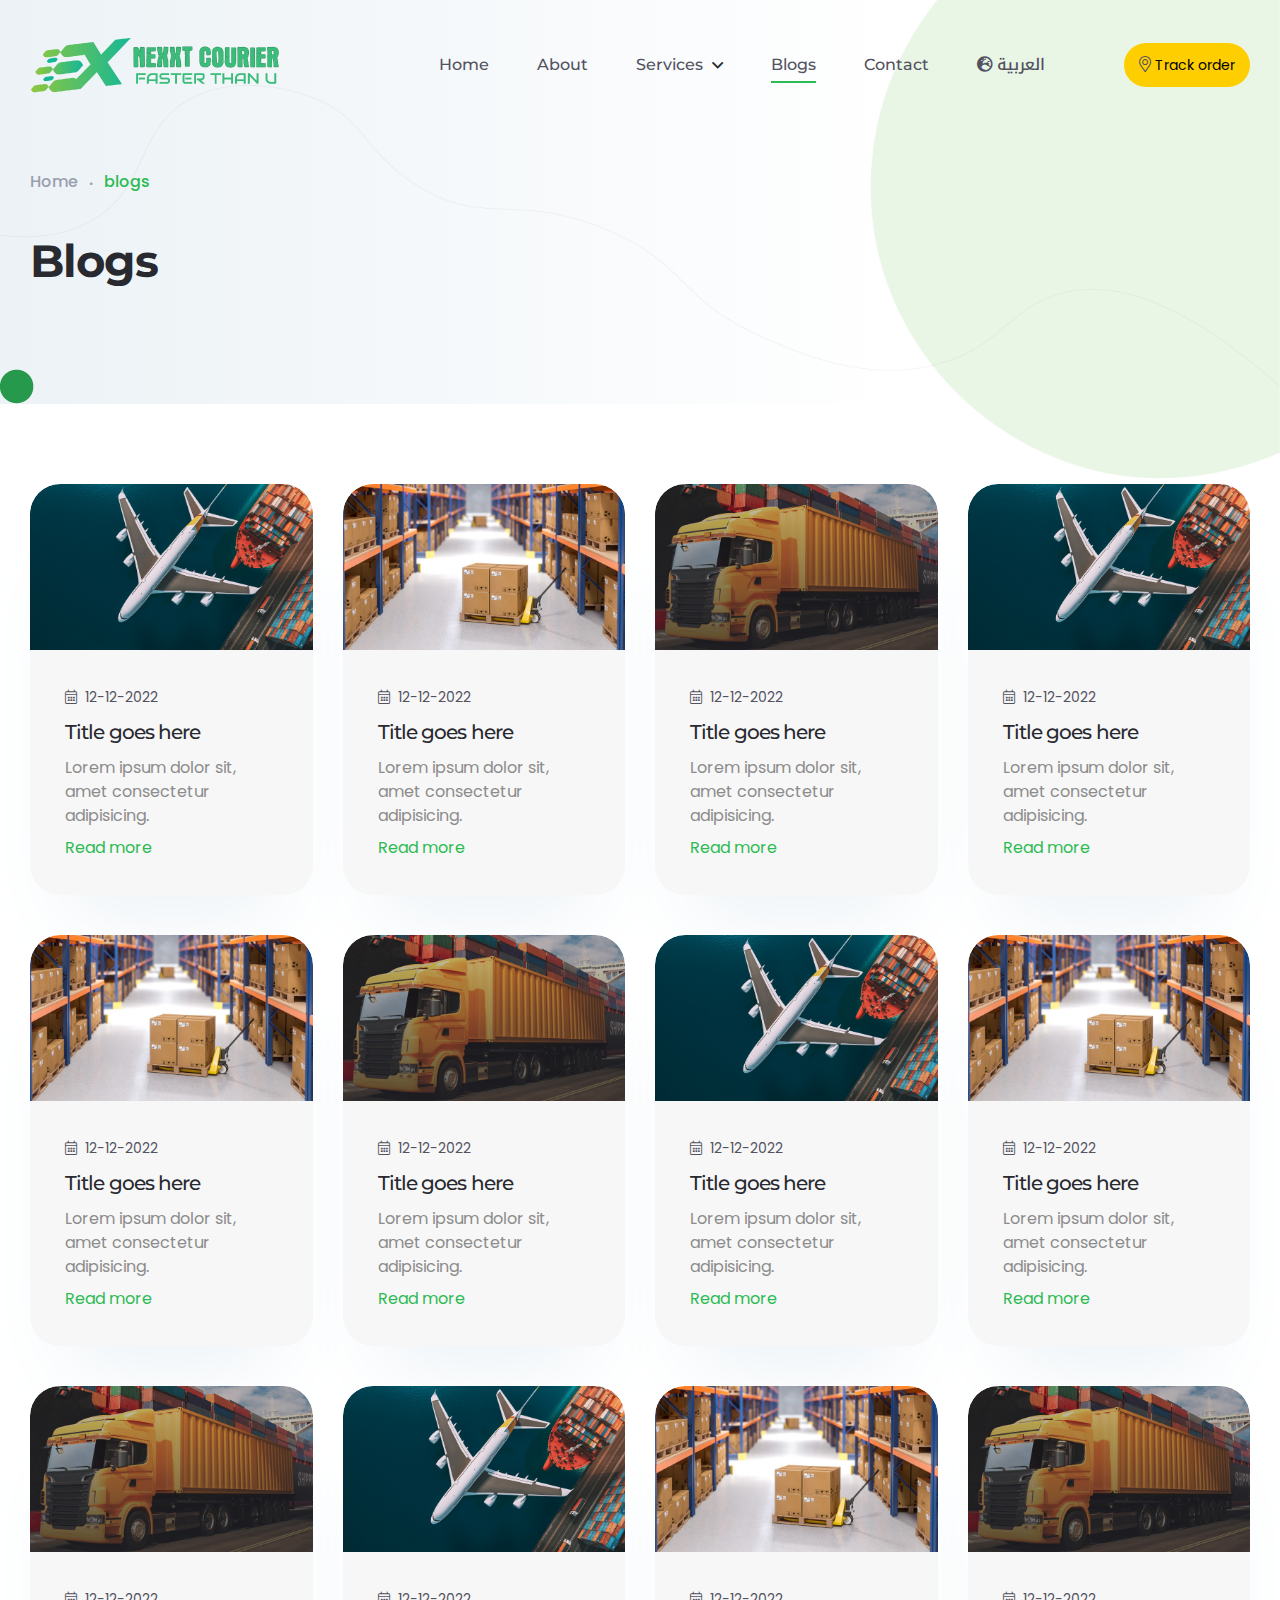
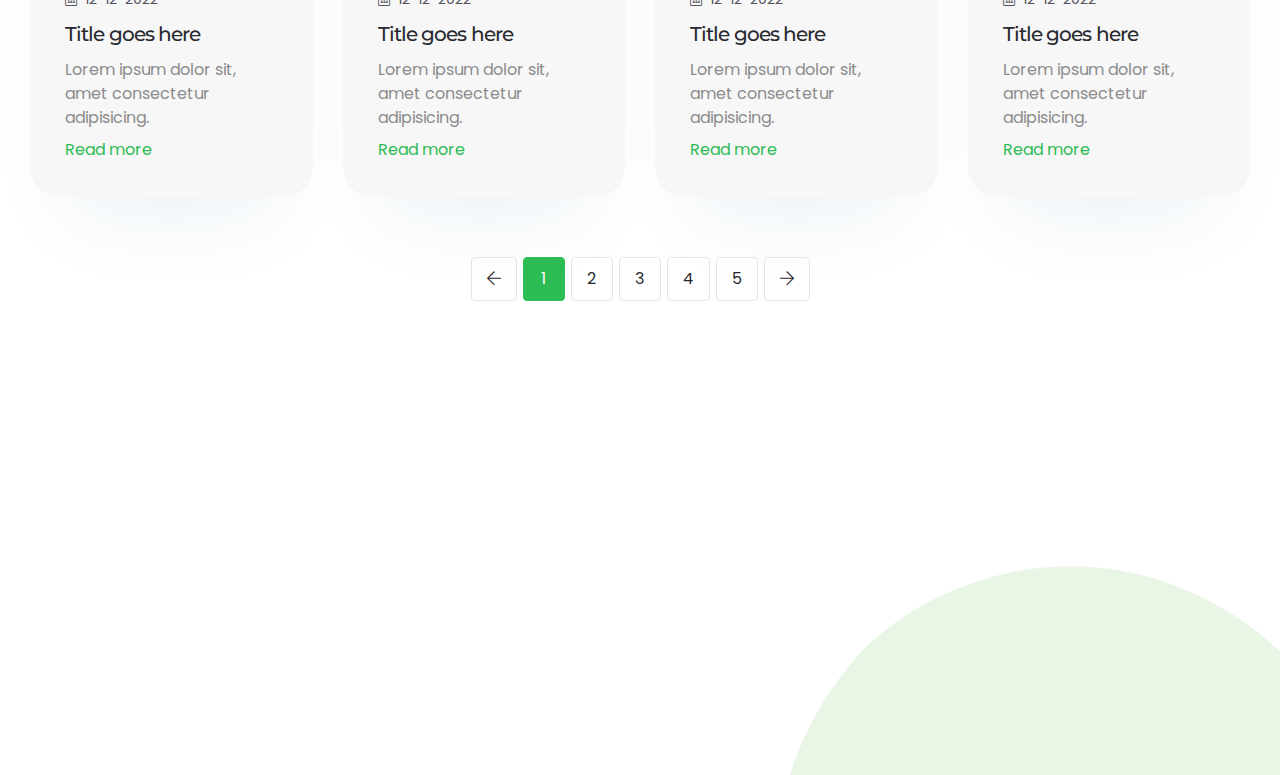
<file: blogs.html>
<!DOCTYPE html>
<html class="no-js" lang="en">
  <!-- Mirrored from new.axilthemes.com/demo/template/abstrak/about-us.html by HTTrack Website Copier/3.x [XR&CO'2014], Sun, 26 Jun 2022 10:21:43 GMT -->
  <head>
    <!-- Meta Data -->
    <meta charset="UTF-8" />
    <meta http-equiv="X-UA-Compatible" content="IE=edge" />
    <title>Nexxt</title>
    <meta name="description" content="" />
    <meta name="viewport" content="width=device-width, initial-scale=1, shrink-to-fit=no" />
    <!-- Favicon -->
    <link rel="shortcut icon" type="image/x-icon" href="assets/media/favicon.png" />
    <link rel="stylesheet" href="assets/css/vendor/bootstrap.min.css" />
    <link rel="stylesheet" href="assets/css/vendor/font-awesome.css" />
    <link rel="stylesheet" href="assets/css/vendor/slick.css" />
    <link rel="stylesheet" href="assets/css/vendor/slick-theme.css" />
    <link rel="stylesheet" href="assets/css/vendor/sal.css" />
    <link rel="stylesheet" href="assets/css/vendor/magnific-popup.css" />
    <link rel="stylesheet" href="assets/css/vendor/green-audio-player.min.css" />
    <link rel="stylesheet" href="assets/css/vendor/odometer-theme-default.css" />

    <!-- Site Stylesheet -->
    <link rel="stylesheet" href="assets/css/app.css" />
  </head>

  <body class="sticky-header">
    <!--[if lte IE 9]>
      <p class="browserupgrade">You are using an <strong>outdated</strong> browser. Please <a href="https://browsehappy.com/">upgrade your browser</a> to improve your experience and security.</p>
    <![endif]-->
    <a href="#main-wrapper" id="backto-top" class="back-to-top">
      <i class="far fa-angle-double-up"></i>
    </a>

    <!-- Preloader Start Here -->
    <div id="preloader">
      <svg version="1.1" id="preloader1" xmlns="http://www.w3.org/2000/svg" xmlns:xlink="http://www.w3.org/1999/xlink" width="140px" height="140px" viewBox="0 0 200 200">
        <g class="pre load1">
          <path d="M124.5,57L124.5,57c0,3.9-3.1,7-7,7h-36c-3.9,0-7-3.1-7-7v0c0-3.9,3.1-7,7-7h36 C121.4,50,124.5,53.1,124.5,57z" />
          <path d="M147.7,86.9L147.7,86.9c-2.7,2.7-7.2,2.7-9.9,0l-25.5-25.5c-2.7-2.7-2.7-7.2,0-9.9l0,0c2.7-2.7,7.2-2.7,9.9,0L147.7,77C150.5,79.8,150.5,84.2,147.7,86.9z" />
          <path d="M143,74.5L143,74.5c3.9,0,7,3.1,7,7v36c0,3.9-3.1,7-7,7l0,0c-3.9,0-7-3.1-7-7v-36C136,77.6,139.1,74.5,143,74.5z" />
          <path d="M148.4,112.4L148.4,112.4c2.7,2.7,2.7,7.2,0,9.9L123,147.7c-2.7,2.7-7.2,2.7-9.9,0h0c-2.7-2.7-2.7-7.2,0-9.9l25.5-25.5C141.3,109.6,145.7,109.6,148.4,112.4z" />
          <path d="M125.5,143L125.5,143c0,3.9-3.1,7-7,7h-36c-3.9,0-7-3.1-7-7l0,0c0-3.9,3.1-7,7-7h36 C122.4,136,125.5,139.1,125.5,143z" />
          <path d="M52.3,113.1L52.3,113.1c2.7-2.7,7.2-2.7,9.9,0l25.5,25.5c2.7,2.7,2.7,7.2,0,9.9h0c-2.7,2.7-7.2,2.7-9.9,0L52.3,123C49.5,120.2,49.5,115.8,52.3,113.1z" />
          <path d="M57,75.5L57,75.5c3.9,0,7,3.1,7,7v36c0,3.9-3.1,7-7,7h0c-3.9,0-7-3.1-7-7v-36C50,78.6,53.1,75.5,57,75.5z" />
          <path d="M86.9,52.3L86.9,52.3c2.7,2.7,2.7,7.2,0,9.9L61.5,87.6c-2.7,2.7-7.2,2.7-9.9,0l0,0c-2.7-2.7-2.7-7.2,0-9.9L77,52.3C79.8,49.5,84.2,49.5,86.9,52.3z" />
        </g>
      </svg>
    </div>
    <!-- Preloader End Here -->

    <div id="main-wrapper" class="main-wrapper">
      <!--=====================================-->
      <!--=        Header Area Start       	=-->
      <!--=====================================-->
      <header class="header axil-header header-style-1">
        <div id="axil-sticky-placeholder"></div>
        <div class="axil-mainmenu">
          <div class="container">
            <div class="header-navbar">
              <div class="header-logo">
                <a href="index.html"><img class="light-version-logo" src="assets/media/logo.png" alt="logo" /></a>
                <a href="index.html"><img class="sticky-logo" src="assets/media/logo2.png" alt="logo" /></a>
              </div>
              <div class="header-main-nav">
                <!-- Start Mainmanu Nav -->
                <nav class="mainmenu-nav" id="mobilemenu-popup">
                  <div class="d-block d-lg-none">
                    <div class="mobile-nav-header">
                      <div class="mobile-nav-logo">
                        <a href="#">
                          <img class="light-mode" src="assets/media/logo.png" alt="Site Logo" />
                        </a>
                      </div>
                      <button class="mobile-menu-close" data-bs-dismiss="offcanvas"><i class="fas fa-times"></i></button>
                    </div>
                  </div>
                  <ul class="mainmenu">
                    <li><a href="index.html" class="">Home</a></li>
                    <li><a href="about.html" class="">About</a></li>
                    <li class="menu-item-has-children">
                      <a href="javascript:void(0);">Services</a>
                      <ul class="axil-submenu">
                        <li><a href="single-service.html">Worldwide shipping</a></li>
                        <li><a href="single-service.html">Fast delivery</a></li>
                        <li><a href="single-service.html">Safe Package</a></li>
                        <li><a href="single-service.html">Shipping in Egypt</a></li>
                        <li><a href="single-service.html">Shipment tracking</a></li>
                        <li><a href="single-service.html">Proof of delivery </a></li>
                      </ul>
                    </li>
                    <li><a href="blogs.html" class="active">Blogs</a></li>
                    <li><a href="contact.html">Contact</a></li>
                    <li>
                      <a href="#" class="lang-btn"> <i class="fas fa-globe-europe"></i> <span class="lang">العربية</span></a>
                    </li>
                  </ul>
                </nav>
                <!-- End Mainmanu Nav -->
              </div>
              <div class="header-action">
                <ul class="list-unstyled">
                  <li class="mobile-menu-btn sidemenu-btn d-lg-none d-block">
                    <button class="btn-wrap" data-bs-toggle="offcanvas" data-bs-target="#mobilemenu-popup">
                      <span></span>
                      <span></span>
                      <span></span>
                    </button>
                  </li>
                  <li class="track-btn">
                    <i class="fal fa-map-marker-alt"></i>
                    <a href="index.html#trackShipment">Track order</a>
                  </li>
                </ul>
              </div>
            </div>
          </div>
        </div>
      </header>
      <!--=====================================-->
      <!--=       Breadcrumb Area Start       =-->
      <!--=====================================-->
      <div class="breadcrum-area">
        <div class="container">
          <div class="breadcrumb">
            <ul class="list-unstyled">
              <li><a href="index.html">Home</a></li>
              <li class="active">blogs</li>
            </ul>
            <h2 class="title fw-bold">Blogs</h2>
          </div>
        </div>
        <ul class="shape-group-8 list-unstyled">
          <li class="shape shape-1" data-sal="slide-right" data-sal-duration="500" data-sal-delay="100"><img src="assets/media/others/bubble-43.png" alt="Bubble" /></li>
          <li class="shape shape-2" data-sal="slide-left" data-sal-duration="500" data-sal-delay="200"><img src="assets/media/others/bubble-11.png" alt="Bubble" /></li>
          <li class="shape shape-3" data-sal="slide-up" data-sal-duration="500" data-sal-delay="300"><img src="assets/media/others/line-4.png" alt="Line" /></li>
        </ul>
      </div>

      <!--=====================================-->
      <!--=       Projects  Area Start        =-->
      <!--=====================================-->
      <section class="section section-padding-equal project-column-4 pb-0">
        <div class="container-fluid plr--30">
          <div class="row row-cols-1 row-cols-sm-2 row-cols-lg-3 row-cols-xl-4">
            <div class="col">
              <div class="project-grid">
                <div class="thumbnail">
                  <a href="blog-details.html">
                    <img src="assets/media/blog-1.jpg" alt="project" />
                  </a>
                </div>
                <div class="content">
                  <span class="blog-date"> <i class="fal fa-calendar-alt me-1"></i> 12-12-2022</span>
                  <h5 class="title"><a href="blog-details.html">Title goes here</a></h5>
                  <p class="subtitle mb-2">Lorem ipsum dolor sit, amet consectetur adipisicing.</p>
                  <a href="blog-details.html" class="more-btn">Read more</a>
                </div>
              </div>
            </div>
            <div class="col">
              <div class="project-grid">
                <div class="thumbnail">
                  <a href="blog-details.html">
                    <img src="assets/media/blog-2.jpg" alt="project" />
                  </a>
                </div>
                <div class="content">
                  <span class="blog-date"> <i class="fal fa-calendar-alt me-1"></i> 12-12-2022</span>
                  <h5 class="title"><a href="blog-details.html">Title goes here</a></h5>
                  <p class="subtitle mb-2">Lorem ipsum dolor sit, amet consectetur adipisicing.</p>
                  <a href="blog-details.html" class="more-btn">Read more</a>
                </div>
              </div>
            </div>
            <div class="col">
              <div class="project-grid">
                <div class="thumbnail">
                  <a href="blog-details.html">
                    <img src="assets/media/blog-3.jpg" alt="project" />
                  </a>
                </div>
                <div class="content">
                  <span class="blog-date"> <i class="fal fa-calendar-alt me-1"></i> 12-12-2022</span>
                  <h5 class="title"><a href="blog-details.html">Title goes here</a></h5>
                  <p class="subtitle mb-2">Lorem ipsum dolor sit, amet consectetur adipisicing.</p>
                  <a href="blog-details.html" class="more-btn">Read more</a>
                </div>
              </div>
            </div>
            <div class="col">
              <div class="project-grid">
                <div class="thumbnail">
                  <a href="blog-details.html">
                    <img src="assets/media/blog-1.jpg" alt="project" />
                  </a>
                </div>
                <div class="content">
                  <span class="blog-date"> <i class="fal fa-calendar-alt me-1"></i> 12-12-2022</span>
                  <h5 class="title"><a href="blog-details.html">Title goes here</a></h5>
                  <p class="subtitle mb-2">Lorem ipsum dolor sit, amet consectetur adipisicing.</p>
                  <a href="blog-details.html" class="more-btn">Read more</a>
                </div>
              </div>
            </div>
            <div class="col">
              <div class="project-grid">
                <div class="thumbnail">
                  <a href="blog-details.html">
                    <img src="assets/media/blog-2.jpg" alt="project" />
                  </a>
                </div>
                <div class="content">
                  <span class="blog-date"> <i class="fal fa-calendar-alt me-1"></i> 12-12-2022</span>
                  <h5 class="title"><a href="blog-details.html">Title goes here</a></h5>
                  <p class="subtitle mb-2">Lorem ipsum dolor sit, amet consectetur adipisicing.</p>
                  <a href="blog-details.html" class="more-btn">Read more</a>
                </div>
              </div>
            </div>
            <div class="col">
              <div class="project-grid">
                <div class="thumbnail">
                  <a href="blog-details.html">
                    <img src="assets/media/blog-3.jpg" alt="project" />
                  </a>
                </div>
                <div class="content">
                  <span class="blog-date"> <i class="fal fa-calendar-alt me-1"></i> 12-12-2022</span>
                  <h5 class="title"><a href="blog-details.html">Title goes here</a></h5>
                  <p class="subtitle mb-2">Lorem ipsum dolor sit, amet consectetur adipisicing.</p>
                  <a href="blog-details.html" class="more-btn">Read more</a>
                </div>
              </div>
            </div>
            <div class="col">
              <div class="project-grid">
                <div class="thumbnail">
                  <a href="blog-details.html">
                    <img src="assets/media/blog-1.jpg" alt="project" />
                  </a>
                </div>
                <div class="content">
                  <span class="blog-date"> <i class="fal fa-calendar-alt me-1"></i> 12-12-2022</span>
                  <h5 class="title"><a href="blog-details.html">Title goes here</a></h5>
                  <p class="subtitle mb-2">Lorem ipsum dolor sit, amet consectetur adipisicing.</p>
                  <a href="blog-details.html" class="more-btn">Read more</a>
                </div>
              </div>
            </div>
            <div class="col">
              <div class="project-grid">
                <div class="thumbnail">
                  <a href="blog-details.html">
                    <img src="assets/media/blog-2.jpg" alt="project" />
                  </a>
                </div>
                <div class="content">
                  <span class="blog-date"> <i class="fal fa-calendar-alt me-1"></i> 12-12-2022</span>
                  <h5 class="title"><a href="blog-details.html">Title goes here</a></h5>
                  <p class="subtitle mb-2">Lorem ipsum dolor sit, amet consectetur adipisicing.</p>
                  <a href="blog-details.html" class="more-btn">Read more</a>
                </div>
              </div>
            </div>
            <div class="col">
              <div class="project-grid">
                <div class="thumbnail">
                  <a href="blog-details.html">
                    <img src="assets/media/blog-3.jpg" alt="project" />
                  </a>
                </div>
                <div class="content">
                  <span class="blog-date"> <i class="fal fa-calendar-alt me-1"></i> 12-12-2022</span>
                  <h5 class="title"><a href="blog-details.html">Title goes here</a></h5>
                  <p class="subtitle mb-2">Lorem ipsum dolor sit, amet consectetur adipisicing.</p>
                  <a href="blog-details.html" class="more-btn">Read more</a>
                </div>
              </div>
            </div>
            <div class="col">
              <div class="project-grid">
                <div class="thumbnail">
                  <a href="blog-details.html">
                    <img src="assets/media/blog-1.jpg" alt="project" />
                  </a>
                </div>
                <div class="content">
                  <span class="blog-date"> <i class="fal fa-calendar-alt me-1"></i> 12-12-2022</span>
                  <h5 class="title"><a href="blog-details.html">Title goes here</a></h5>
                  <p class="subtitle mb-2">Lorem ipsum dolor sit, amet consectetur adipisicing.</p>
                  <a href="blog-details.html" class="more-btn">Read more</a>
                </div>
              </div>
            </div>
            <div class="col">
              <div class="project-grid">
                <div class="thumbnail">
                  <a href="blog-details.html">
                    <img src="assets/media/blog-2.jpg" alt="project" />
                  </a>
                </div>
                <div class="content">
                  <span class="blog-date"> <i class="fal fa-calendar-alt me-1"></i> 12-12-2022</span>
                  <h5 class="title"><a href="blog-details.html">Title goes here</a></h5>
                  <p class="subtitle mb-2">Lorem ipsum dolor sit, amet consectetur adipisicing.</p>
                  <a href="blog-details.html" class="more-btn">Read more</a>
                </div>
              </div>
            </div>
            <div class="col">
              <div class="project-grid">
                <div class="thumbnail">
                  <a href="blog-details.html">
                    <img src="assets/media/blog-3.jpg" alt="project" />
                  </a>
                </div>
                <div class="content">
                  <span class="blog-date"> <i class="fal fa-calendar-alt me-1"></i> 12-12-2022</span>
                  <h5 class="title"><a href="blog-details.html">Title goes here</a></h5>
                  <p class="subtitle mb-2">Lorem ipsum dolor sit, amet consectetur adipisicing.</p>
                  <a href="blog-details.html" class="more-btn">Read more</a>
                </div>
              </div>
            </div>
          </div>
          <div class="pagination justify-content-center mt--20">
            <ul>
              <li>
                <a class="prev page-numbers" href="#"><i class="fal fa-arrow-left"></i></a>
              </li>
              <li><a href="#" class="page-numbers current">1</a></li>
              <li><a class="page-numbers" href="#">2</a></li>
              <li><a class="page-numbers" href="#">3</a></li>
              <li><a class="page-numbers" href="#">4</a></li>
              <li><a class="page-numbers" href="#">5</a></li>
              <li>
                <a class="next page-numbers" href="#"><i class="fal fa-arrow-right"></i></a>
              </li>
            </ul>
          </div>
        </div>
      </section>

      <!--=====================================-->
      <!--=        Footer Area Start       	=-->
      <!--=====================================-->
      <footer class="footer-area">
        <img src="./assets/media/others/bubble-39.png" class="footer-shape1" alt="" />
        <div class="container z-2 position-relative">
          <div class="footer-main">
            <div class="row">
              <div class="col-lg-5" data-sal="slide-right" data-sal-duration="800" data-sal-delay="100">
                <div class="footer-widget">
                  <div class="footer-newsletter">
                    <img src="./assets/media/vertical.png" alt="" class="mb-3" />
                    <p class="w-90">Fusce varius, dolor tempor interdum tristique, dui urna bib endum magna, ut ullamcorper purus</p>
                    <div class="footer-social-link">
                      <ul class="list-unstyled">
                        <li>
                          <a href="https://facebook.com/" data-sal="slide-up" data-sal-duration="500" data-sal-delay="100"><i class="fab fa-facebook-f"></i></a>
                        </li>
                        <li>
                          <a href="https://twitter.com/" data-sal="slide-up" data-sal-duration="500" data-sal-delay="200"><i class="fab fa-twitter"></i></a>
                        </li>
                        <li>
                          <a href="https://www.linkedin.com/" data-sal="slide-up" data-sal-duration="500" data-sal-delay="400"><i class="fab fa-linkedin-in"></i></a>
                        </li>
                        <li>
                          <a href="https://www.instagram.com/" data-sal="slide-up" data-sal-duration="500" data-sal-delay="500"><i class="fab fa-instagram"></i></a>
                        </li>
                      </ul>
                    </div>
                  </div>
                </div>
              </div>
              <div class="col-lg-7" data-sal="slide-left" data-sal-duration="800" data-sal-delay="100">
                <div class="row">
                  <div class="col-6 col-md-3">
                    <div class="footer-widget">
                      <h6 class="widget-title">Menu</h6>
                      <div class="footer-menu-link">
                        <ul class="list-unstyled">
                          <li><a href="index.html">Home</a></li>
                          <li><a href="about.html">About </a></li>

                          <li><a href="blogs.html">Blogs</a></li>
                        </ul>
                      </div>
                    </div>
                  </div>
                  <div class="col-6 col-md-3">
                    <div class="footer-widget">
                      <h6 class="widget-title">Useful links</h6>
                      <div class="footer-menu-link">
                        <ul class="list-unstyled">
                          <li><a href="contact.html">Contact</a></li>
                          <li><a href="careers.html">Careers</a></li>
                          <li><a href="faqs.html">Faq</a></li>
                        </ul>
                      </div>
                    </div>
                  </div>
                  <div class="col-12 col-md-6">
                    <img src="./assets/media/map.png" alt="" />
                  </div>
                </div>
              </div>
            </div>
          </div>

          <div class="footer-bottom" data-sal="slide-up" data-sal-duration="500" data-sal-delay="100">
            <div class="row">
              <div class="col-md-6">
                <div class="footer-copyright">
                  <span class="copyright-text">© 2022. All rights reserved by <a href="#">Bispace</a>.</span>
                </div>
              </div>
              <div class="col-md-6">
                <div class="footer-bottom-link">
                  <ul class="list-unstyled">
                    <li><a href="#">Privacy Policy</a></li>
                    <li><a href="#">Terms of Use</a></li>
                  </ul>
                </div>
              </div>
            </div>
          </div>
        </div>
      </footer>
    </div>

    <!-- Jquery Js -->
    <script src="assets/js/vendor/jquery-3.6.0.min.js"></script>
    <script src="assets/js/vendor/bootstrap.min.js"></script>
    <script src="assets/js/vendor/isotope.pkgd.min.js"></script>
    <script src="assets/js/vendor/imagesloaded.pkgd.min.js"></script>
    <script src="assets/js/vendor/odometer.min.js"></script>
    <script src="assets/js/vendor/jquery-appear.js"></script>
    <script src="assets/js/vendor/slick.min.js"></script>
    <script src="assets/js/vendor/sal.js"></script>
    <script src="assets/js/vendor/jquery.magnific-popup.min.js"></script>
    <script src="assets/js/vendor/js.cookie.js"></script>
    <script src="assets/js/vendor/jquery.style.switcher.js"></script>
    <script src="assets/js/vendor/jquery.countdown.min.js"></script>
    <script src="assets/js/vendor/tilt.js"></script>
    <script src="assets/js/vendor/green-audio-player.min.js"></script>
    <script src="assets/js/vendor/jquery.nav.js"></script>

    <!-- Site Scripts -->
    <script src="assets/js/app.js"></script>
  </body>
</html>
</file>
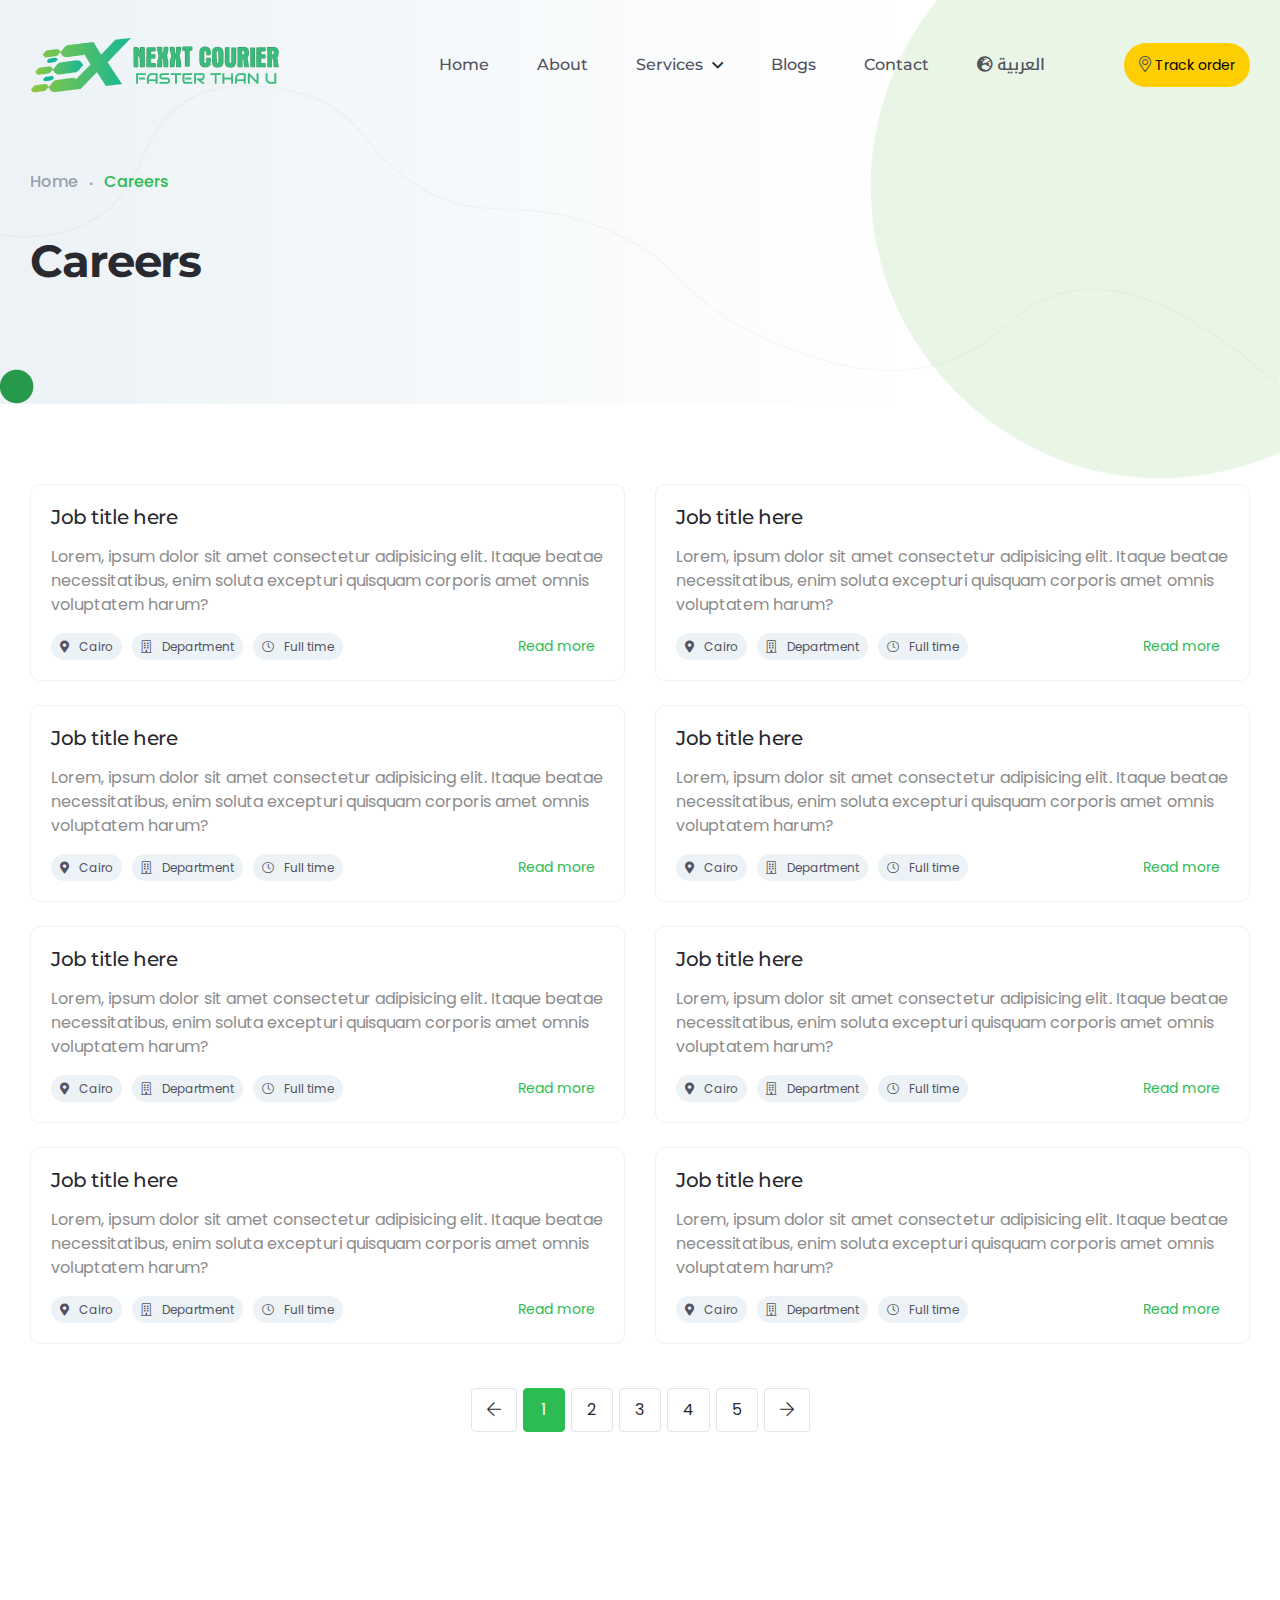
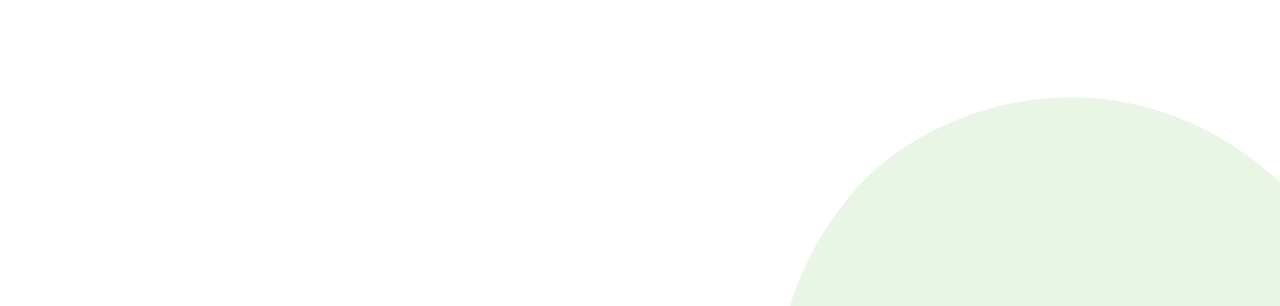
<file: careers.html>
<!DOCTYPE html>
<html class="no-js" lang="en">
  <!-- Mirrored from new.axilthemes.com/demo/template/abstrak/about-us.html by HTTrack Website Copier/3.x [XR&CO'2014], Sun, 26 Jun 2022 10:21:43 GMT -->
  <head>
    <!-- Meta Data -->
    <meta charset="UTF-8" />
    <meta http-equiv="X-UA-Compatible" content="IE=edge" />
    <title>Nexxt</title>
    <meta name="description" content="" />
    <meta name="viewport" content="width=device-width, initial-scale=1, shrink-to-fit=no" />
    <!-- Favicon -->
    <link rel="shortcut icon" type="image/x-icon" href="assets/media/favicon.png" />
    <link rel="stylesheet" href="assets/css/vendor/bootstrap.min.css" />
    <link rel="stylesheet" href="assets/css/vendor/font-awesome.css" />
    <link rel="stylesheet" href="assets/css/vendor/slick.css" />
    <link rel="stylesheet" href="assets/css/vendor/slick-theme.css" />
    <link rel="stylesheet" href="assets/css/vendor/sal.css" />
    <link rel="stylesheet" href="assets/css/vendor/magnific-popup.css" />
    <link rel="stylesheet" href="assets/css/vendor/green-audio-player.min.css" />
    <link rel="stylesheet" href="assets/css/vendor/odometer-theme-default.css" />

    <!-- Site Stylesheet -->
    <link rel="stylesheet" href="assets/css/app.css" />
  </head>

  <body class="sticky-header">
    <!--[if lte IE 9]>
      <p class="browserupgrade">You are using an <strong>outdated</strong> browser. Please <a href="https://browsehappy.com/">upgrade your browser</a> to improve your experience and security.</p>
    <![endif]-->
    <a href="#main-wrapper" id="backto-top" class="back-to-top">
      <i class="far fa-angle-double-up"></i>
    </a>

    <!-- Preloader Start Here -->
    <div id="preloader">
      <svg version="1.1" id="preloader1" xmlns="http://www.w3.org/2000/svg" xmlns:xlink="http://www.w3.org/1999/xlink" width="140px" height="140px" viewBox="0 0 200 200">
        <g class="pre load1">
          <path d="M124.5,57L124.5,57c0,3.9-3.1,7-7,7h-36c-3.9,0-7-3.1-7-7v0c0-3.9,3.1-7,7-7h36 C121.4,50,124.5,53.1,124.5,57z" />
          <path d="M147.7,86.9L147.7,86.9c-2.7,2.7-7.2,2.7-9.9,0l-25.5-25.5c-2.7-2.7-2.7-7.2,0-9.9l0,0c2.7-2.7,7.2-2.7,9.9,0L147.7,77C150.5,79.8,150.5,84.2,147.7,86.9z" />
          <path d="M143,74.5L143,74.5c3.9,0,7,3.1,7,7v36c0,3.9-3.1,7-7,7l0,0c-3.9,0-7-3.1-7-7v-36C136,77.6,139.1,74.5,143,74.5z" />
          <path d="M148.4,112.4L148.4,112.4c2.7,2.7,2.7,7.2,0,9.9L123,147.7c-2.7,2.7-7.2,2.7-9.9,0h0c-2.7-2.7-2.7-7.2,0-9.9l25.5-25.5C141.3,109.6,145.7,109.6,148.4,112.4z" />
          <path d="M125.5,143L125.5,143c0,3.9-3.1,7-7,7h-36c-3.9,0-7-3.1-7-7l0,0c0-3.9,3.1-7,7-7h36 C122.4,136,125.5,139.1,125.5,143z" />
          <path d="M52.3,113.1L52.3,113.1c2.7-2.7,7.2-2.7,9.9,0l25.5,25.5c2.7,2.7,2.7,7.2,0,9.9h0c-2.7,2.7-7.2,2.7-9.9,0L52.3,123C49.5,120.2,49.5,115.8,52.3,113.1z" />
          <path d="M57,75.5L57,75.5c3.9,0,7,3.1,7,7v36c0,3.9-3.1,7-7,7h0c-3.9,0-7-3.1-7-7v-36C50,78.6,53.1,75.5,57,75.5z" />
          <path d="M86.9,52.3L86.9,52.3c2.7,2.7,2.7,7.2,0,9.9L61.5,87.6c-2.7,2.7-7.2,2.7-9.9,0l0,0c-2.7-2.7-2.7-7.2,0-9.9L77,52.3C79.8,49.5,84.2,49.5,86.9,52.3z" />
        </g>
      </svg>
    </div>
    <!-- Preloader End Here -->

    <div id="main-wrapper" class="main-wrapper">
      <!--=====================================-->
      <!--=        Header Area Start       	=-->
      <!--=====================================-->
      <header class="header axil-header header-style-1">
        <div id="axil-sticky-placeholder"></div>
        <div class="axil-mainmenu">
          <div class="container">
            <div class="header-navbar">
              <div class="header-logo">
                <a href="index.html"><img class="light-version-logo" src="assets/media/logo.png" alt="logo" /></a>
                <a href="index.html"><img class="sticky-logo" src="assets/media/logo2.png" alt="logo" /></a>
              </div>
              <div class="header-main-nav">
                <!-- Start Mainmanu Nav -->
                <nav class="mainmenu-nav" id="mobilemenu-popup">
                  <div class="d-block d-lg-none">
                    <div class="mobile-nav-header">
                      <div class="mobile-nav-logo">
                        <a href="#">
                          <img class="light-mode" src="assets/media/logo.png" alt="Site Logo" />
                        </a>
                      </div>
                      <button class="mobile-menu-close" data-bs-dismiss="offcanvas"><i class="fas fa-times"></i></button>
                    </div>
                  </div>
                  <ul class="mainmenu">
                    <li><a href="index.html" class="">Home</a></li>
                    <li><a href="about.html" class="">About</a></li>
                    <li class="menu-item-has-children">
                      <a href="javascript:void(0);">Services</a>
                      <ul class="axil-submenu">
                        <li><a href="single-service.html">Worldwide shipping</a></li>
                        <li><a href="single-service.html">Fast delivery</a></li>
                        <li><a href="single-service.html">Safe Package</a></li>
                        <li><a href="single-service.html">Shipping in Egypt</a></li>
                        <li><a href="single-service.html">Shipment tracking</a></li>
                        <li><a href="single-service.html">Proof of delivery </a></li>
                      </ul>
                    </li>
                    <li><a href="blogs.html">Blogs</a></li>
                    <li><a href="contact.html">Contact</a></li>
                    <li>
                      <a href="#" class="lang-btn"> <i class="fas fa-globe-europe"></i> <span class="lang">العربية</span></a>
                    </li>
                  </ul>
                </nav>
                <!-- End Mainmanu Nav -->
              </div>
              <div class="header-action">
                <ul class="list-unstyled">
                  <li class="mobile-menu-btn sidemenu-btn d-lg-none d-block">
                    <button class="btn-wrap" data-bs-toggle="offcanvas" data-bs-target="#mobilemenu-popup">
                      <span></span>
                      <span></span>
                      <span></span>
                    </button>
                  </li>
                  <li class="track-btn">
                    <i class="fal fa-map-marker-alt"></i>
                    <a href="index.html#trackShipment">Track order</a>
                  </li>
                </ul>
              </div>
            </div>
          </div>
        </div>
      </header>
      <!--=====================================-->
      <!--=       Breadcrumb Area Start       =-->
      <!--=====================================-->
      <div class="breadcrum-area">
        <div class="container">
          <div class="breadcrumb">
            <ul class="list-unstyled">
              <li><a href="index.html">Home</a></li>
              <li class="active">Careers</li>
            </ul>
            <h2 class="title fw-bold">Careers</h2>
          </div>
        </div>
        <ul class="shape-group-8 list-unstyled">
          <li class="shape shape-1" data-sal="slide-right" data-sal-duration="500" data-sal-delay="100"><img src="assets/media/others/bubble-43.png" alt="Bubble" /></li>
          <li class="shape shape-2" data-sal="slide-left" data-sal-duration="500" data-sal-delay="200"><img src="assets/media/others/bubble-11.png" alt="Bubble" /></li>
          <li class="shape shape-3" data-sal="slide-up" data-sal-duration="500" data-sal-delay="300"><img src="assets/media/others/line-4.png" alt="Line" /></li>
        </ul>
      </div>

      <!--=====================================-->
      <!--=       careers section       =-->
      <!--=====================================-->
      <section class="section careers-section section-padding-equal project-column-4 pb-0">
        <div class="container-fluid plr--30">
          <div class="row row-cols-1 row-cols-xl-2">
            <div class="col mb-4">
              <div class="career-item">
                <div class="">
                  <h6 class="mb-3">Job title here</h6>
                  <p class="mb-3">Lorem, ipsum dolor sit amet consectetur adipisicing elit. Itaque beatae necessitatibus, enim soluta excepturi quisquam corporis amet omnis voluptatem harum?</p>
                </div>

                <ul class="list-unstyled">
                  <li><i class="fas fa-map-marker-alt"></i><span>Cairo</span></li>
                  <li><i class="fal fa-building"></i><span>Department</span></li>
                  <li><i class="fal fa-clock"></i><span>Full time</span></li>
                  <li><a href="single-career.html">Read more</a></li>
                </ul>
              </div>
            </div>
            <div class="col mb-4">
              <div class="career-item">
                <div class="">
                  <h6 class="mb-3">Job title here</h6>
                  <p class="mb-3">Lorem, ipsum dolor sit amet consectetur adipisicing elit. Itaque beatae necessitatibus, enim soluta excepturi quisquam corporis amet omnis voluptatem harum?</p>
                </div>

                <ul class="list-unstyled">
                  <li><i class="fas fa-map-marker-alt"></i><span>Cairo</span></li>
                  <li><i class="fal fa-building"></i><span>Department</span></li>
                  <li><i class="fal fa-clock"></i><span>Full time</span></li>
                  <li><a href="single-career.html">Read more</a></li>
                </ul>
              </div>
            </div>
            <div class="col mb-4">
              <div class="career-item">
                <div class="">
                  <h6 class="mb-3">Job title here</h6>
                  <p class="mb-3">Lorem, ipsum dolor sit amet consectetur adipisicing elit. Itaque beatae necessitatibus, enim soluta excepturi quisquam corporis amet omnis voluptatem harum?</p>
                </div>

                <ul class="list-unstyled">
                  <li><i class="fas fa-map-marker-alt"></i><span>Cairo</span></li>
                  <li><i class="fal fa-building"></i><span>Department</span></li>
                  <li><i class="fal fa-clock"></i><span>Full time</span></li>
                  <li><a href="single-career.html">Read more</a></li>
                </ul>
              </div>
            </div>
            <div class="col mb-4">
              <div class="career-item">
                <div class="">
                  <h6 class="mb-3">Job title here</h6>
                  <p class="mb-3">Lorem, ipsum dolor sit amet consectetur adipisicing elit. Itaque beatae necessitatibus, enim soluta excepturi quisquam corporis amet omnis voluptatem harum?</p>
                </div>

                <ul class="list-unstyled">
                  <li><i class="fas fa-map-marker-alt"></i><span>Cairo</span></li>
                  <li><i class="fal fa-building"></i><span>Department</span></li>
                  <li><i class="fal fa-clock"></i><span>Full time</span></li>
                  <li><a href="single-career.html">Read more</a></li>
                </ul>
              </div>
            </div>
            <div class="col mb-4">
              <div class="career-item">
                <div class="">
                  <h6 class="mb-3">Job title here</h6>
                  <p class="mb-3">Lorem, ipsum dolor sit amet consectetur adipisicing elit. Itaque beatae necessitatibus, enim soluta excepturi quisquam corporis amet omnis voluptatem harum?</p>
                </div>

                <ul class="list-unstyled">
                  <li><i class="fas fa-map-marker-alt"></i><span>Cairo</span></li>
                  <li><i class="fal fa-building"></i><span>Department</span></li>
                  <li><i class="fal fa-clock"></i><span>Full time</span></li>
                  <li><a href="single-career.html">Read more</a></li>
                </ul>
              </div>
            </div>
            <div class="col mb-4">
              <div class="career-item">
                <div class="">
                  <h6 class="mb-3">Job title here</h6>
                  <p class="mb-3">Lorem, ipsum dolor sit amet consectetur adipisicing elit. Itaque beatae necessitatibus, enim soluta excepturi quisquam corporis amet omnis voluptatem harum?</p>
                </div>

                <ul class="list-unstyled">
                  <li><i class="fas fa-map-marker-alt"></i><span>Cairo</span></li>
                  <li><i class="fal fa-building"></i><span>Department</span></li>
                  <li><i class="fal fa-clock"></i><span>Full time</span></li>
                  <li><a href="single-career.html">Read more</a></li>
                </ul>
              </div>
            </div>
            <div class="col mb-4">
              <div class="career-item">
                <div class="">
                  <h6 class="mb-3">Job title here</h6>
                  <p class="mb-3">Lorem, ipsum dolor sit amet consectetur adipisicing elit. Itaque beatae necessitatibus, enim soluta excepturi quisquam corporis amet omnis voluptatem harum?</p>
                </div>

                <ul class="list-unstyled">
                  <li><i class="fas fa-map-marker-alt"></i><span>Cairo</span></li>
                  <li><i class="fal fa-building"></i><span>Department</span></li>
                  <li><i class="fal fa-clock"></i><span>Full time</span></li>
                  <li><a href="single-career.html">Read more</a></li>
                </ul>
              </div>
            </div>
            <div class="col mb-4">
              <div class="career-item">
                <div class="">
                  <h6 class="mb-3">Job title here</h6>
                  <p class="mb-3">Lorem, ipsum dolor sit amet consectetur adipisicing elit. Itaque beatae necessitatibus, enim soluta excepturi quisquam corporis amet omnis voluptatem harum?</p>
                </div>

                <ul class="list-unstyled">
                  <li><i class="fas fa-map-marker-alt"></i><span>Cairo</span></li>
                  <li><i class="fal fa-building"></i><span>Department</span></li>
                  <li><i class="fal fa-clock"></i><span>Full time</span></li>
                  <li><a href="single-career.html">Read more</a></li>
                </ul>
              </div>
            </div>
          </div>
          <div class="pagination justify-content-center mt--20">
            <ul>
              <li>
                <a class="prev page-numbers" href="#"><i class="fal fa-arrow-left"></i></a>
              </li>
              <li><a href="#" class="page-numbers current">1</a></li>
              <li><a class="page-numbers" href="#">2</a></li>
              <li><a class="page-numbers" href="#">3</a></li>
              <li><a class="page-numbers" href="#">4</a></li>
              <li><a class="page-numbers" href="#">5</a></li>
              <li>
                <a class="next page-numbers" href="#"><i class="fal fa-arrow-right"></i></a>
              </li>
            </ul>
          </div>
        </div>
      </section>

      <!--=====================================-->
      <!--=        Footer Area Start       	=-->
      <!--=====================================-->
      <footer class="footer-area">
        <img src="./assets/media/others/bubble-39.png" class="footer-shape1" alt="" />
        <div class="container z-2 position-relative">
          <div class="footer-main">
            <div class="row">
              <div class="col-lg-5" data-sal="slide-right" data-sal-duration="800" data-sal-delay="100">
                <div class="footer-widget">
                  <div class="footer-newsletter">
                    <img src="./assets/media/vertical.png" alt="" class="mb-3" />
                    <p class="w-90">Fusce varius, dolor tempor interdum tristique, dui urna bib endum magna, ut ullamcorper purus</p>
                    <div class="footer-social-link">
                      <ul class="list-unstyled">
                        <li>
                          <a href="https://facebook.com/" data-sal="slide-up" data-sal-duration="500" data-sal-delay="100"><i class="fab fa-facebook-f"></i></a>
                        </li>
                        <li>
                          <a href="https://twitter.com/" data-sal="slide-up" data-sal-duration="500" data-sal-delay="200"><i class="fab fa-twitter"></i></a>
                        </li>
                        <li>
                          <a href="https://www.linkedin.com/" data-sal="slide-up" data-sal-duration="500" data-sal-delay="400"><i class="fab fa-linkedin-in"></i></a>
                        </li>
                        <li>
                          <a href="https://www.instagram.com/" data-sal="slide-up" data-sal-duration="500" data-sal-delay="500"><i class="fab fa-instagram"></i></a>
                        </li>
                      </ul>
                    </div>
                  </div>
                </div>
              </div>
              <div class="col-lg-7" data-sal="slide-left" data-sal-duration="800" data-sal-delay="100">
                <div class="row">
                  <div class="col-6 col-md-3">
                    <div class="footer-widget">
                      <h6 class="widget-title">Menu</h6>
                      <div class="footer-menu-link">
                        <ul class="list-unstyled">
                          <li><a href="index.html">Home</a></li>
                          <li><a href="about.html">About </a></li>

                          <li><a href="blogs.html">Blogs</a></li>
                        </ul>
                      </div>
                    </div>
                  </div>
                  <div class="col-6 col-md-3">
                    <div class="footer-widget">
                      <h6 class="widget-title">Useful links</h6>
                      <div class="footer-menu-link">
                        <ul class="list-unstyled">
                          <li><a href="contact.html">Contact</a></li>
                          <li><a href="careers.html">Careers</a></li>
                          <li><a href="faqs.html">Faq</a></li>
                        </ul>
                      </div>
                    </div>
                  </div>
                  <div class="col-12 col-md-6">
                    <img src="./assets/media/map.png" alt="" />
                  </div>
                </div>
              </div>
            </div>
          </div>

          <div class="footer-bottom" data-sal="slide-up" data-sal-duration="500" data-sal-delay="100">
            <div class="row">
              <div class="col-md-6">
                <div class="footer-copyright">
                  <span class="copyright-text">© 2022. All rights reserved by <a href="#">Bispace</a>.</span>
                </div>
              </div>
              <div class="col-md-6">
                <div class="footer-bottom-link">
                  <ul class="list-unstyled">
                    <li><a href="#">Privacy Policy</a></li>
                    <li><a href="#">Terms of Use</a></li>
                  </ul>
                </div>
              </div>
            </div>
          </div>
        </div>
      </footer>
    </div>

    <!-- Jquery Js -->
    <script src="assets/js/vendor/jquery-3.6.0.min.js"></script>
    <script src="assets/js/vendor/bootstrap.min.js"></script>
    <script src="assets/js/vendor/isotope.pkgd.min.js"></script>
    <script src="assets/js/vendor/imagesloaded.pkgd.min.js"></script>
    <script src="assets/js/vendor/odometer.min.js"></script>
    <script src="assets/js/vendor/jquery-appear.js"></script>
    <script src="assets/js/vendor/slick.min.js"></script>
    <script src="assets/js/vendor/sal.js"></script>
    <script src="assets/js/vendor/jquery.magnific-popup.min.js"></script>
    <script src="assets/js/vendor/js.cookie.js"></script>
    <script src="assets/js/vendor/jquery.style.switcher.js"></script>
    <script src="assets/js/vendor/jquery.countdown.min.js"></script>
    <script src="assets/js/vendor/tilt.js"></script>
    <script src="assets/js/vendor/green-audio-player.min.js"></script>
    <script src="assets/js/vendor/jquery.nav.js"></script>

    <!-- Site Scripts -->
    <script src="assets/js/app.js"></script>
  </body>
</html>
</file>
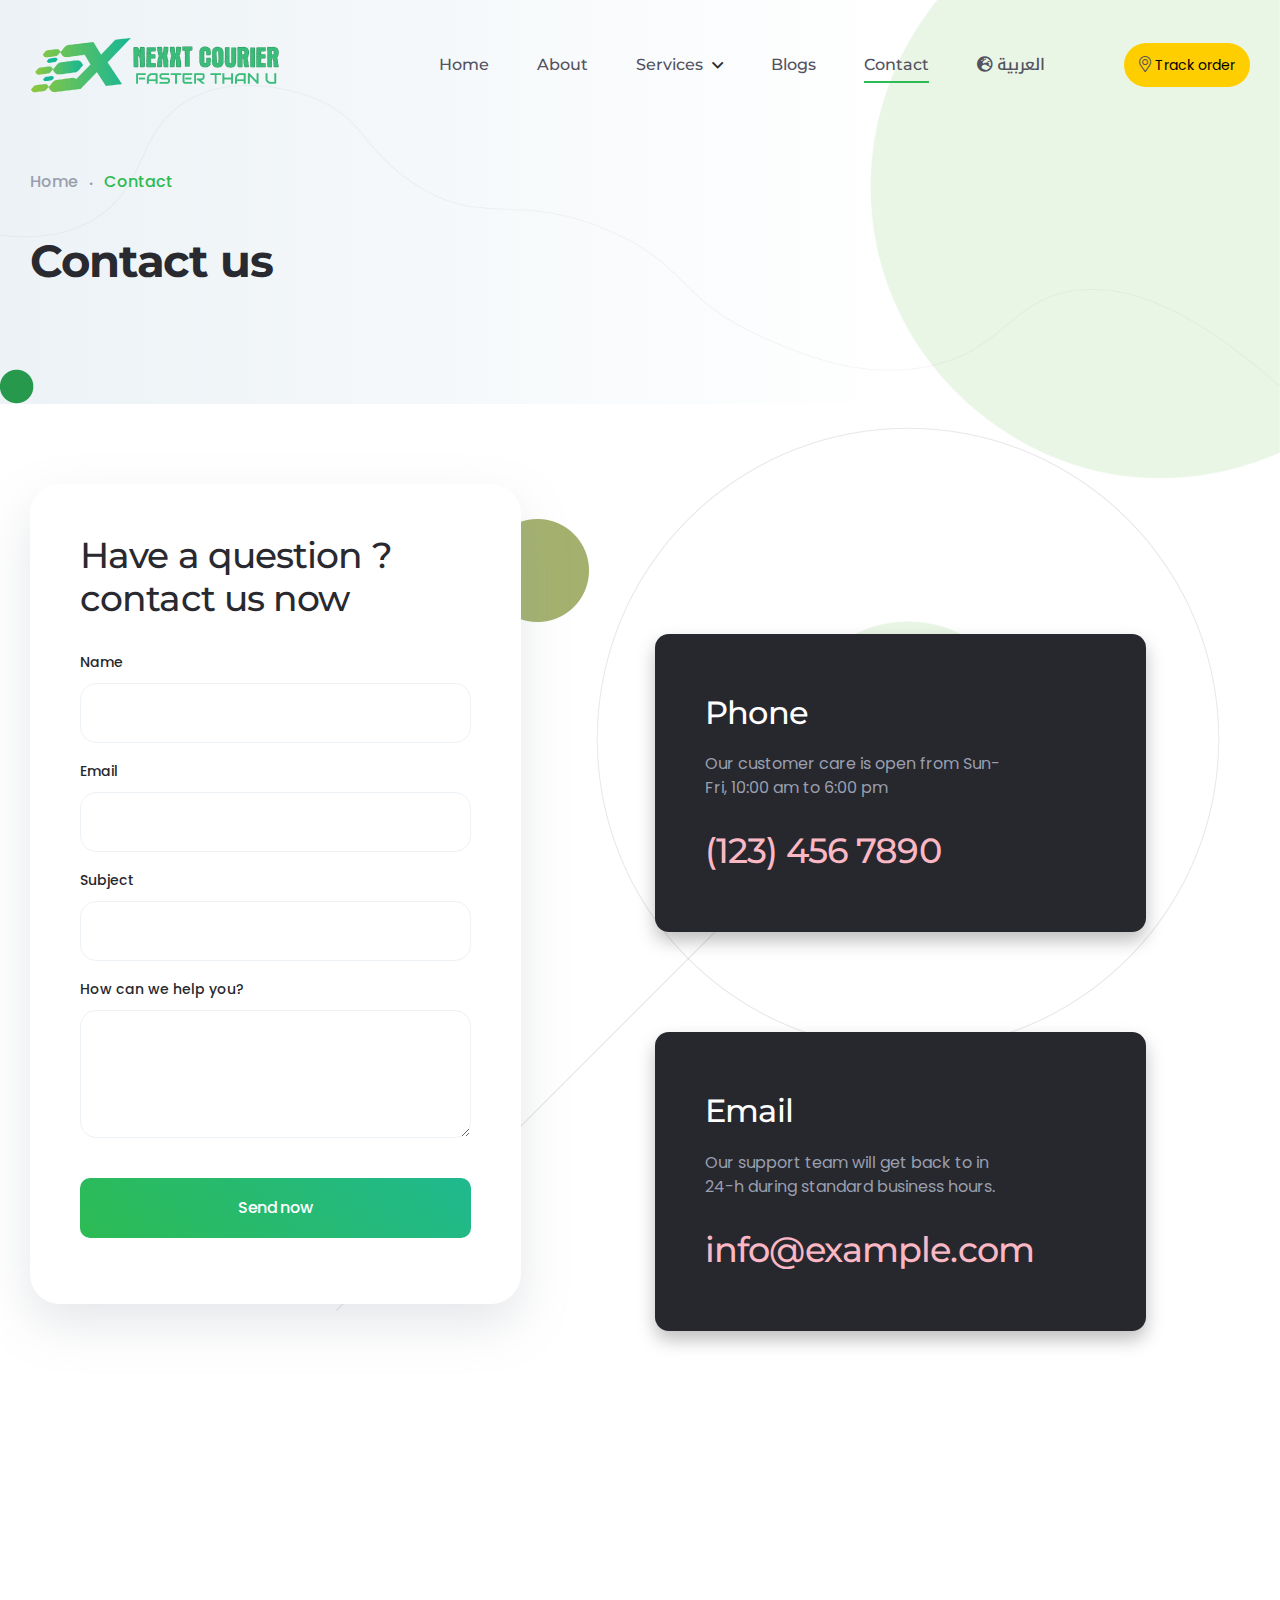
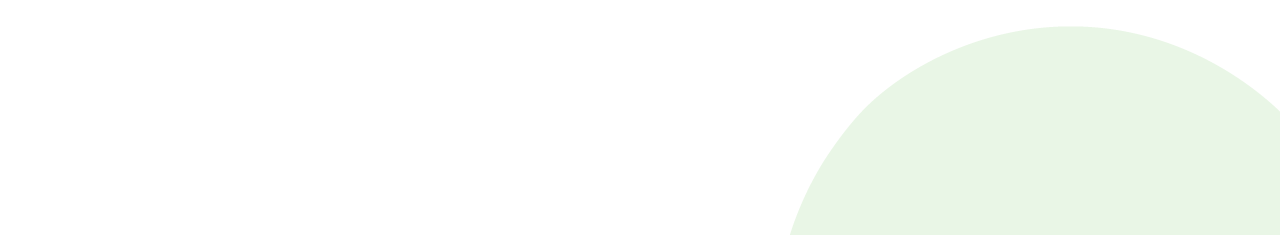
<file: contact.html>
<!DOCTYPE html>
<html class="no-js" lang="en">
  <!-- Mirrored from new.axilthemes.com/demo/template/abstrak/about-us.html by HTTrack Website Copier/3.x [XR&CO'2014], Sun, 26 Jun 2022 10:21:43 GMT -->
  <head>
    <!-- Meta Data -->
    <meta charset="UTF-8" />
    <meta http-equiv="X-UA-Compatible" content="IE=edge" />
    <title>Nexxt</title>
    <meta name="description" content="" />
    <meta name="viewport" content="width=device-width, initial-scale=1, shrink-to-fit=no" />
    <!-- Favicon -->
    <link rel="shortcut icon" type="image/x-icon" href="assets/media/favicon.png" />
    <link rel="stylesheet" href="assets/css/vendor/bootstrap.min.css" />
    <link rel="stylesheet" href="assets/css/vendor/font-awesome.css" />
    <link rel="stylesheet" href="assets/css/vendor/slick.css" />
    <link rel="stylesheet" href="assets/css/vendor/slick-theme.css" />
    <link rel="stylesheet" href="assets/css/vendor/sal.css" />
    <link rel="stylesheet" href="assets/css/vendor/magnific-popup.css" />
    <link rel="stylesheet" href="assets/css/vendor/green-audio-player.min.css" />
    <link rel="stylesheet" href="assets/css/vendor/odometer-theme-default.css" />

    <!-- Site Stylesheet -->
    <link rel="stylesheet" href="assets/css/app.css" />
  </head>

  <body class="sticky-header">
    <!--[if lte IE 9]>
      <p class="browserupgrade">You are using an <strong>outdated</strong> browser. Please <a href="https://browsehappy.com/">upgrade your browser</a> to improve your experience and security.</p>
    <![endif]-->
    <a href="#main-wrapper" id="backto-top" class="back-to-top">
      <i class="far fa-angle-double-up"></i>
    </a>

    <!-- Preloader Start Here -->
    <div id="preloader">
      <svg version="1.1" id="preloader1" xmlns="http://www.w3.org/2000/svg" xmlns:xlink="http://www.w3.org/1999/xlink" width="140px" height="140px" viewBox="0 0 200 200">
        <g class="pre load1">
          <path d="M124.5,57L124.5,57c0,3.9-3.1,7-7,7h-36c-3.9,0-7-3.1-7-7v0c0-3.9,3.1-7,7-7h36 C121.4,50,124.5,53.1,124.5,57z" />
          <path d="M147.7,86.9L147.7,86.9c-2.7,2.7-7.2,2.7-9.9,0l-25.5-25.5c-2.7-2.7-2.7-7.2,0-9.9l0,0c2.7-2.7,7.2-2.7,9.9,0L147.7,77C150.5,79.8,150.5,84.2,147.7,86.9z" />
          <path d="M143,74.5L143,74.5c3.9,0,7,3.1,7,7v36c0,3.9-3.1,7-7,7l0,0c-3.9,0-7-3.1-7-7v-36C136,77.6,139.1,74.5,143,74.5z" />
          <path d="M148.4,112.4L148.4,112.4c2.7,2.7,2.7,7.2,0,9.9L123,147.7c-2.7,2.7-7.2,2.7-9.9,0h0c-2.7-2.7-2.7-7.2,0-9.9l25.5-25.5C141.3,109.6,145.7,109.6,148.4,112.4z" />
          <path d="M125.5,143L125.5,143c0,3.9-3.1,7-7,7h-36c-3.9,0-7-3.1-7-7l0,0c0-3.9,3.1-7,7-7h36 C122.4,136,125.5,139.1,125.5,143z" />
          <path d="M52.3,113.1L52.3,113.1c2.7-2.7,7.2-2.7,9.9,0l25.5,25.5c2.7,2.7,2.7,7.2,0,9.9h0c-2.7,2.7-7.2,2.7-9.9,0L52.3,123C49.5,120.2,49.5,115.8,52.3,113.1z" />
          <path d="M57,75.5L57,75.5c3.9,0,7,3.1,7,7v36c0,3.9-3.1,7-7,7h0c-3.9,0-7-3.1-7-7v-36C50,78.6,53.1,75.5,57,75.5z" />
          <path d="M86.9,52.3L86.9,52.3c2.7,2.7,2.7,7.2,0,9.9L61.5,87.6c-2.7,2.7-7.2,2.7-9.9,0l0,0c-2.7-2.7-2.7-7.2,0-9.9L77,52.3C79.8,49.5,84.2,49.5,86.9,52.3z" />
        </g>
      </svg>
    </div>
    <!-- Preloader End Here -->

    <div id="main-wrapper" class="main-wrapper">
      <!--=====================================-->
      <!--=        Header Area Start       	=-->
      <!--=====================================-->
      <header class="header axil-header header-style-1">
        <div id="axil-sticky-placeholder"></div>
        <div class="axil-mainmenu">
          <div class="container">
            <div class="header-navbar">
              <div class="header-logo">
                <a href="index.html"><img class="light-version-logo" src="assets/media/logo.png" alt="logo" /></a>
                <a href="index.html"><img class="sticky-logo" src="assets/media/logo2.png" alt="logo" /></a>
              </div>
              <div class="header-main-nav">
                <!-- Start Mainmanu Nav -->
                <nav class="mainmenu-nav" id="mobilemenu-popup">
                  <div class="d-block d-lg-none">
                    <div class="mobile-nav-header">
                      <div class="mobile-nav-logo">
                        <a href="#">
                          <img class="light-mode" src="assets/media/logo.png" alt="Site Logo" />
                        </a>
                      </div>
                      <button class="mobile-menu-close" data-bs-dismiss="offcanvas"><i class="fas fa-times"></i></button>
                    </div>
                  </div>
                  <ul class="mainmenu">
                    <li><a href="index.html" class="">Home</a></li>
                    <li><a href="about.html" class="">About</a></li>
                    <li class="menu-item-has-children">
                      <a href="javascript:void(0);">Services</a>
                      <ul class="axil-submenu">
                        <li><a href="single-service.html">Worldwide shipping</a></li>
                        <li><a href="single-service.html">Fast delivery</a></li>
                        <li><a href="single-service.html">Safe Package</a></li>
                        <li><a href="single-service.html">Shipping in Egypt</a></li>
                        <li><a href="single-service.html">Shipment tracking</a></li>
                        <li><a href="single-service.html">Proof of delivery </a></li>
                      </ul>
                    </li>
                    <li><a href="blogs.html">Blogs</a></li>
                    <li><a href="contact.html" class="active">Contact</a></li>
                    <li>
                      <a href="#" class="lang-btn"> <i class="fas fa-globe-europe"></i> <span class="lang">العربية</span></a>
                    </li>
                  </ul>
                </nav>
                <!-- End Mainmanu Nav -->
              </div>
              <div class="header-action">
                <ul class="list-unstyled">
                  <li class="mobile-menu-btn sidemenu-btn d-lg-none d-block">
                    <button class="btn-wrap" data-bs-toggle="offcanvas" data-bs-target="#mobilemenu-popup">
                      <span></span>
                      <span></span>
                      <span></span>
                    </button>
                  </li>
                  <li class="track-btn">
                    <i class="fal fa-map-marker-alt"></i>
                    <a href="index.html#trackShipment">Track order</a>
                  </li>
                </ul>
              </div>
            </div>
          </div>
        </div>
      </header>
      <!--=====================================-->
      <!--=       Breadcrumb Area Start       =-->
      <!--=====================================-->
      <div class="breadcrum-area">
        <div class="container">
          <div class="breadcrumb">
            <ul class="list-unstyled">
              <li><a href="index.html">Home</a></li>
              <li class="active">Contact</li>
            </ul>
            <h2 class="title fw-bold">Contact us</h2>
          </div>
        </div>
        <ul class="shape-group-8 list-unstyled">
          <li class="shape shape-1" data-sal="slide-right" data-sal-duration="500" data-sal-delay="100"><img src="assets/media/others/bubble-43.png" alt="Bubble" /></li>
          <li class="shape shape-2" data-sal="slide-left" data-sal-duration="500" data-sal-delay="200"><img src="assets/media/others/bubble-11.png" alt="Bubble" /></li>
          <li class="shape shape-3" data-sal="slide-up" data-sal-duration="500" data-sal-delay="300"><img src="assets/media/others/line-4.png" alt="Line" /></li>
        </ul>
      </div>

      <!--=====================================-->
      <!--=       Contact  Area Start        =-->
      <!--=====================================-->
      <section class="section section-padding-equal pb-0">
        <div class="container">
          <div class="row">
            <div class="col-xl-5 col-lg-6">
              <div class="contact-form-box shadow-box mb--30">
                <h3 class="title">Have a question ? contact us now</h3>
                <form method="POST" action="" class="axil-contact-form">
                  <div class="form-group">
                    <label>Name</label>
                    <input type="text" class="form-control" name="" />
                  </div>
                  <div class="form-group">
                    <label>Email</label>
                    <input type="email" class="form-control" name="" />
                  </div>
                  <div class="form-group">
                    <label>Subject</label>
                    <input type="text" class="form-control" name="" />
                  </div>
                  <div class="form-group mb--40">
                    <label>How can we help you?</label>
                    <textarea name="contact-message" id="contact-message" class="form-control textarea" cols="30" rows="4"></textarea>
                  </div>
                  <div class="form-group">
                    <button type="submit" class="axil-btn btn-fill-primary btn-fluid btn-primary" name="submit-btn">Send now</button>
                  </div>
                </form>
              </div>
            </div>
            <div class="col-xl-5 col-lg-6 offset-xl-1">
              <div class="contact-info mb--100 mb_md--30 mt_md--0 mt--150">
                <h4 class="title">Phone</h4>
                <p>Our customer care is open from Sun-Fri, 10:00 am to 6:00 pm</p>
                <h4 class="phone-number"><a href="tel:1234567890">(123) 456 7890</a></h4>
              </div>
              <div class="contact-info mb--30">
                <h4 class="title">Email</h4>
                <p>Our support team will get back to in 24-h during standard business hours.</p>
                <h4 class="phone-number"><a href="mailto:info@example.com">info@example.com</a></h4>
              </div>
            </div>
          </div>
        </div>
        <ul class="list-unstyled shape-group-12">
          <li class="shape shape-1"><img src="assets/media/others/bubble-30.png" alt="Bubble" /></li>
          <li class="shape shape-2"><img src="assets/media/others/bubble-43.png" alt="Bubble" /></li>
          <li class="shape shape-3"><img src="assets/media/others/circle-2.png" alt="Circle" /></li>
        </ul>
      </section>

      <!--=====================================-->
      <!--=        Footer Area Start       	=-->
      <!--=====================================-->
      <footer class="footer-area">
        <img src="./assets/media/others/bubble-39.png" class="footer-shape1" alt="" />
        <div class="container z-2 position-relative">
          <div class="footer-main">
            <div class="row">
              <div class="col-lg-5" data-sal="slide-right" data-sal-duration="800" data-sal-delay="100">
                <div class="footer-widget">
                  <div class="footer-newsletter">
                    <img src="./assets/media/vertical.png" alt="" class="mb-3" />
                    <p class="w-90">Fusce varius, dolor tempor interdum tristique, dui urna bib endum magna, ut ullamcorper purus</p>
                    <div class="footer-social-link">
                      <ul class="list-unstyled">
                        <li>
                          <a href="https://facebook.com/" data-sal="slide-up" data-sal-duration="500" data-sal-delay="100"><i class="fab fa-facebook-f"></i></a>
                        </li>
                        <li>
                          <a href="https://twitter.com/" data-sal="slide-up" data-sal-duration="500" data-sal-delay="200"><i class="fab fa-twitter"></i></a>
                        </li>
                        <li>
                          <a href="https://www.linkedin.com/" data-sal="slide-up" data-sal-duration="500" data-sal-delay="400"><i class="fab fa-linkedin-in"></i></a>
                        </li>
                        <li>
                          <a href="https://www.instagram.com/" data-sal="slide-up" data-sal-duration="500" data-sal-delay="500"><i class="fab fa-instagram"></i></a>
                        </li>
                      </ul>
                    </div>
                  </div>
                </div>
              </div>
              <div class="col-lg-7" data-sal="slide-left" data-sal-duration="800" data-sal-delay="100">
                <div class="row">
                  <div class="col-6 col-md-3">
                    <div class="footer-widget">
                      <h6 class="widget-title">Menu</h6>
                      <div class="footer-menu-link">
                        <ul class="list-unstyled">
                          <li><a href="index.html">Home</a></li>
                          <li><a href="about.html">About </a></li>

                          <li><a href="blogs.html">Blogs</a></li>
                        </ul>
                      </div>
                    </div>
                  </div>
                  <div class="col-6 col-md-3">
                    <div class="footer-widget">
                      <h6 class="widget-title">Useful links</h6>
                      <div class="footer-menu-link">
                        <ul class="list-unstyled">
                          <li><a href="contact.html">Contact</a></li>
                          <li><a href="careers.html">Careers</a></li>
                          <li><a href="faqs.html">Faq</a></li>
                        </ul>
                      </div>
                    </div>
                  </div>
                  <div class="col-12 col-md-6">
                    <img src="./assets/media/map.png" alt="" />
                  </div>
                </div>
              </div>
            </div>
          </div>

          <div class="footer-bottom" data-sal="slide-up" data-sal-duration="500" data-sal-delay="100">
            <div class="row">
              <div class="col-md-6">
                <div class="footer-copyright">
                  <span class="copyright-text">© 2022. All rights reserved by <a href="#">Bispace</a>.</span>
                </div>
              </div>
              <div class="col-md-6">
                <div class="footer-bottom-link">
                  <ul class="list-unstyled">
                    <li><a href="#">Privacy Policy</a></li>
                    <li><a href="#">Terms of Use</a></li>
                  </ul>
                </div>
              </div>
            </div>
          </div>
        </div>
      </footer>
    </div>

    <!-- Jquery Js -->
    <script src="assets/js/vendor/jquery-3.6.0.min.js"></script>
    <script src="assets/js/vendor/bootstrap.min.js"></script>
    <script src="assets/js/vendor/isotope.pkgd.min.js"></script>
    <script src="assets/js/vendor/imagesloaded.pkgd.min.js"></script>
    <script src="assets/js/vendor/odometer.min.js"></script>
    <script src="assets/js/vendor/jquery-appear.js"></script>
    <script src="assets/js/vendor/slick.min.js"></script>
    <script src="assets/js/vendor/sal.js"></script>
    <script src="assets/js/vendor/jquery.magnific-popup.min.js"></script>
    <script src="assets/js/vendor/js.cookie.js"></script>
    <script src="assets/js/vendor/jquery.style.switcher.js"></script>
    <script src="assets/js/vendor/jquery.countdown.min.js"></script>
    <script src="assets/js/vendor/tilt.js"></script>
    <script src="assets/js/vendor/green-audio-player.min.js"></script>
    <script src="assets/js/vendor/jquery.nav.js"></script>

    <!-- Site Scripts -->
    <script src="assets/js/app.js"></script>
  </body>
</html>
</file>
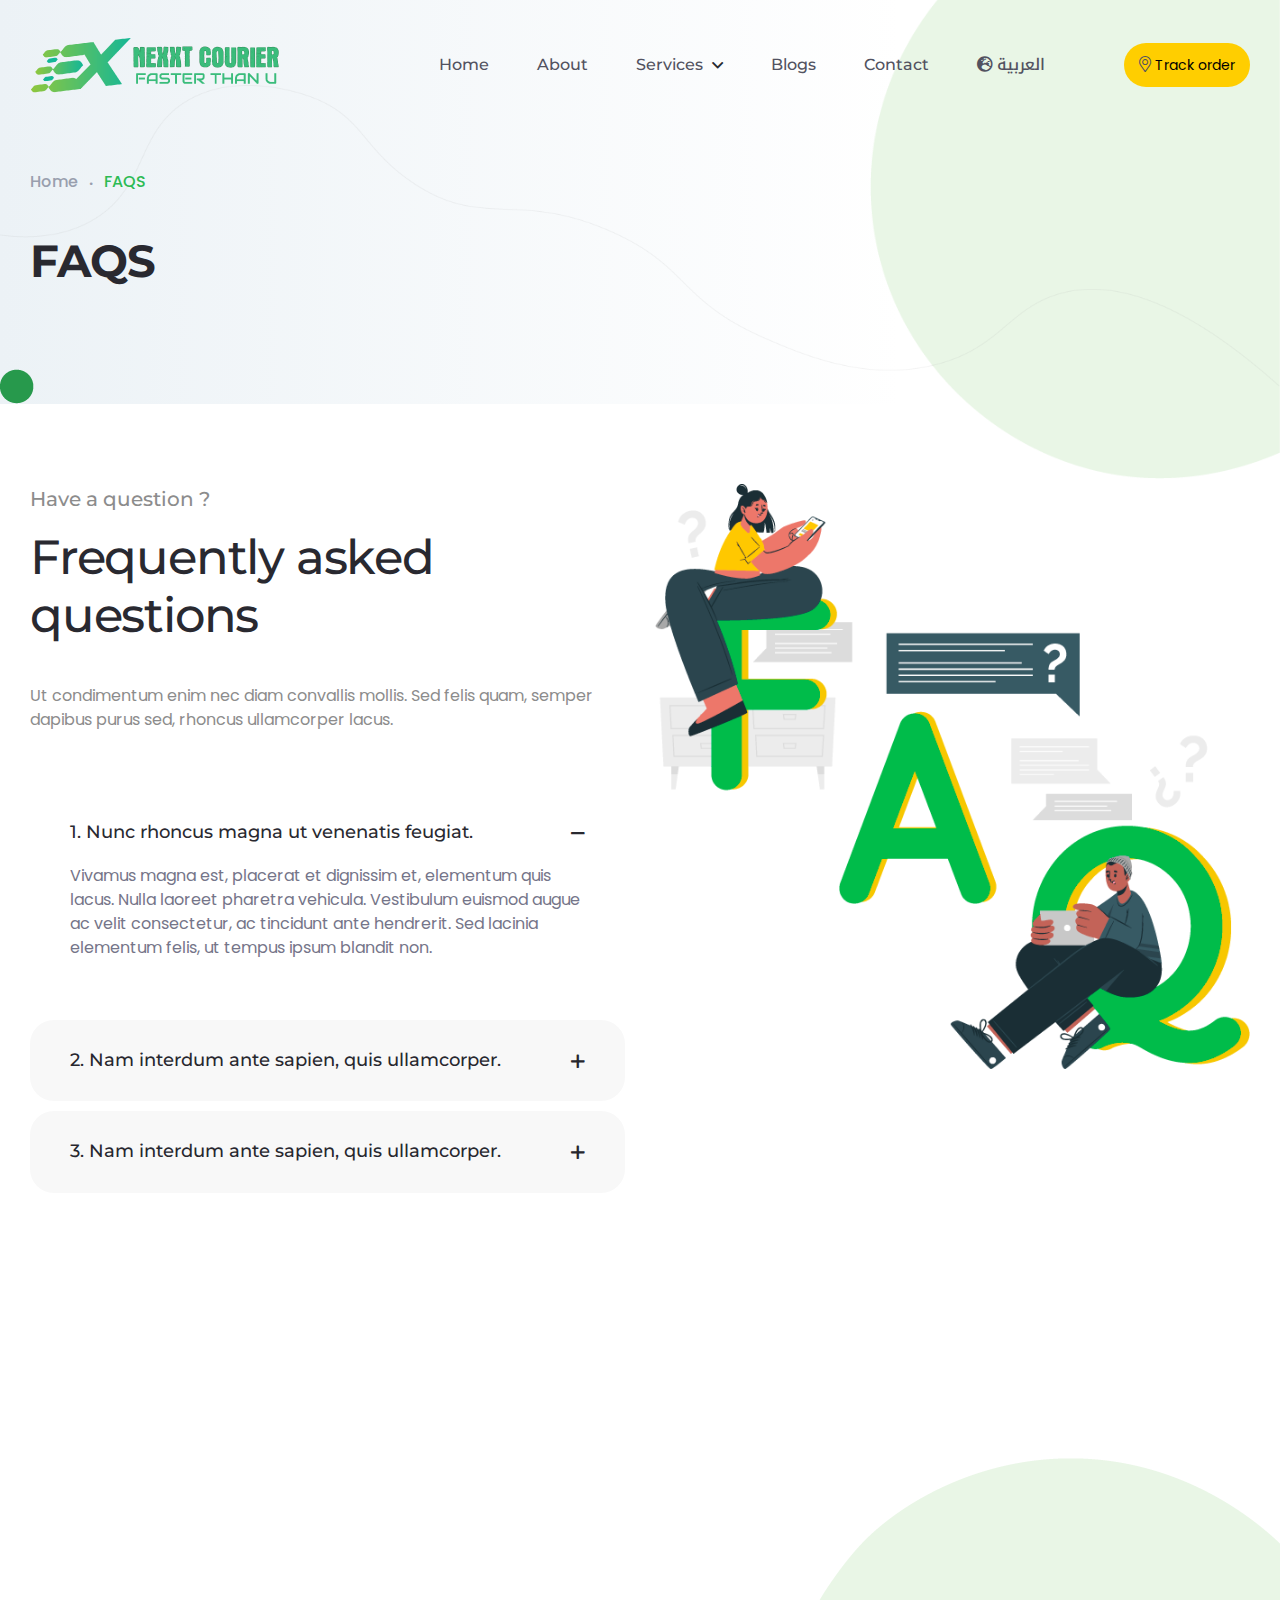
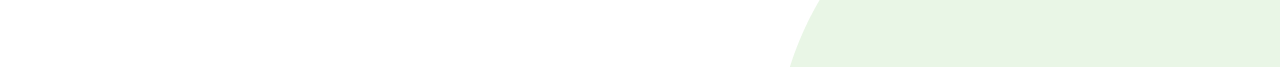
<file: faqs.html>
<!DOCTYPE html>
<html class="no-js" lang="en">
  <!-- Mirrored from new.axilthemes.com/demo/template/abstrak/about-us.html by HTTrack Website Copier/3.x [XR&CO'2014], Sun, 26 Jun 2022 10:21:43 GMT -->
  <head>
    <!-- Meta Data -->
    <meta charset="UTF-8" />
    <meta http-equiv="X-UA-Compatible" content="IE=edge" />
    <title>Nexxt</title>
    <meta name="description" content="" />
    <meta name="viewport" content="width=device-width, initial-scale=1, shrink-to-fit=no" />
    <!-- Favicon -->
    <link rel="shortcut icon" type="image/x-icon" href="assets/media/favicon.png" />
    <link rel="stylesheet" href="assets/css/vendor/bootstrap.min.css" />
    <link rel="stylesheet" href="assets/css/vendor/font-awesome.css" />
    <link rel="stylesheet" href="assets/css/vendor/slick.css" />
    <link rel="stylesheet" href="assets/css/vendor/slick-theme.css" />
    <link rel="stylesheet" href="assets/css/vendor/sal.css" />
    <link rel="stylesheet" href="assets/css/vendor/magnific-popup.css" />
    <link rel="stylesheet" href="assets/css/vendor/green-audio-player.min.css" />
    <link rel="stylesheet" href="assets/css/vendor/odometer-theme-default.css" />

    <!-- Site Stylesheet -->
    <link rel="stylesheet" href="assets/css/app.css" />
  </head>

  <body class="sticky-header">
    <!--[if lte IE 9]>
      <p class="browserupgrade">You are using an <strong>outdated</strong> browser. Please <a href="https://browsehappy.com/">upgrade your browser</a> to improve your experience and security.</p>
    <![endif]-->
    <a href="#main-wrapper" id="backto-top" class="back-to-top">
      <i class="far fa-angle-double-up"></i>
    </a>

    <!-- Preloader Start Here -->
    <div id="preloader">
      <svg version="1.1" id="preloader1" xmlns="http://www.w3.org/2000/svg" xmlns:xlink="http://www.w3.org/1999/xlink" width="140px" height="140px" viewBox="0 0 200 200">
        <g class="pre load1">
          <path d="M124.5,57L124.5,57c0,3.9-3.1,7-7,7h-36c-3.9,0-7-3.1-7-7v0c0-3.9,3.1-7,7-7h36 C121.4,50,124.5,53.1,124.5,57z" />
          <path d="M147.7,86.9L147.7,86.9c-2.7,2.7-7.2,2.7-9.9,0l-25.5-25.5c-2.7-2.7-2.7-7.2,0-9.9l0,0c2.7-2.7,7.2-2.7,9.9,0L147.7,77C150.5,79.8,150.5,84.2,147.7,86.9z" />
          <path d="M143,74.5L143,74.5c3.9,0,7,3.1,7,7v36c0,3.9-3.1,7-7,7l0,0c-3.9,0-7-3.1-7-7v-36C136,77.6,139.1,74.5,143,74.5z" />
          <path d="M148.4,112.4L148.4,112.4c2.7,2.7,2.7,7.2,0,9.9L123,147.7c-2.7,2.7-7.2,2.7-9.9,0h0c-2.7-2.7-2.7-7.2,0-9.9l25.5-25.5C141.3,109.6,145.7,109.6,148.4,112.4z" />
          <path d="M125.5,143L125.5,143c0,3.9-3.1,7-7,7h-36c-3.9,0-7-3.1-7-7l0,0c0-3.9,3.1-7,7-7h36 C122.4,136,125.5,139.1,125.5,143z" />
          <path d="M52.3,113.1L52.3,113.1c2.7-2.7,7.2-2.7,9.9,0l25.5,25.5c2.7,2.7,2.7,7.2,0,9.9h0c-2.7,2.7-7.2,2.7-9.9,0L52.3,123C49.5,120.2,49.5,115.8,52.3,113.1z" />
          <path d="M57,75.5L57,75.5c3.9,0,7,3.1,7,7v36c0,3.9-3.1,7-7,7h0c-3.9,0-7-3.1-7-7v-36C50,78.6,53.1,75.5,57,75.5z" />
          <path d="M86.9,52.3L86.9,52.3c2.7,2.7,2.7,7.2,0,9.9L61.5,87.6c-2.7,2.7-7.2,2.7-9.9,0l0,0c-2.7-2.7-2.7-7.2,0-9.9L77,52.3C79.8,49.5,84.2,49.5,86.9,52.3z" />
        </g>
      </svg>
    </div>
    <!-- Preloader End Here -->

    <div id="main-wrapper" class="main-wrapper">
      <!--=====================================-->
      <!--=        Header Area Start       	=-->
      <!--=====================================-->
      <header class="header axil-header header-style-1">
        <div id="axil-sticky-placeholder"></div>
        <div class="axil-mainmenu">
          <div class="container">
            <div class="header-navbar">
              <div class="header-logo">
                <a href="index.html"><img class="light-version-logo" src="assets/media/logo.png" alt="logo" /></a>
                <a href="index.html"><img class="sticky-logo" src="assets/media/logo2.png" alt="logo" /></a>
              </div>
              <div class="header-main-nav">
                <!-- Start Mainmanu Nav -->
                <nav class="mainmenu-nav" id="mobilemenu-popup">
                  <div class="d-block d-lg-none">
                    <div class="mobile-nav-header">
                      <div class="mobile-nav-logo">
                        <a href="#">
                          <img class="light-mode" src="assets/media/logo.png" alt="Site Logo" />
                        </a>
                      </div>
                      <button class="mobile-menu-close" data-bs-dismiss="offcanvas"><i class="fas fa-times"></i></button>
                    </div>
                  </div>
                  <ul class="mainmenu">
                    <li><a href="index.html" class="">Home</a></li>
                    <li><a href="about.html" class="">About</a></li>
                    <li class="menu-item-has-children">
                      <a href="javascript:void(0);">Services</a>
                      <ul class="axil-submenu">
                        <li><a href="single-service.html">Worldwide shipping</a></li>
                        <li><a href="single-service.html">Fast delivery</a></li>
                        <li><a href="single-service.html">Safe Package</a></li>
                        <li><a href="single-service.html">Shipping in Egypt</a></li>
                        <li><a href="single-service.html">Shipment tracking</a></li>
                        <li><a href="single-service.html">Proof of delivery </a></li>
                      </ul>
                    </li>
                    <li><a href="blogs.html">Blogs</a></li>
                    <li><a href="contact.html">Contact</a></li>
                    <li>
                      <a href="#" class="lang-btn"> <i class="fas fa-globe-europe"></i> <span class="lang">العربية</span></a>
                    </li>
                  </ul>
                </nav>
                <!-- End Mainmanu Nav -->
              </div>
              <div class="header-action">
                <ul class="list-unstyled">
                  <li class="mobile-menu-btn sidemenu-btn d-lg-none d-block">
                    <button class="btn-wrap" data-bs-toggle="offcanvas" data-bs-target="#mobilemenu-popup">
                      <span></span>
                      <span></span>
                      <span></span>
                    </button>
                  </li>
                  <li class="track-btn">
                    <i class="fal fa-map-marker-alt"></i>
                    <a href="index.html#trackShipment">Track order</a>
                  </li>
                </ul>
              </div>
            </div>
          </div>
        </div>
      </header>
      <!--=====================================-->
      <!--=       Breadcrumb Area Start       =-->
      <!--=====================================-->
      <div class="breadcrum-area">
        <div class="container">
          <div class="breadcrumb">
            <ul class="list-unstyled">
              <li><a href="index.html">Home</a></li>
              <li class="active">FAQS</li>
            </ul>
            <h2 class="title fw-bold">FAQS</h2>
          </div>
        </div>
        <ul class="shape-group-8 list-unstyled">
          <li class="shape shape-1" data-sal="slide-right" data-sal-duration="500" data-sal-delay="100"><img src="assets/media/others/bubble-43.png" alt="Bubble" /></li>
          <li class="shape shape-2" data-sal="slide-left" data-sal-duration="500" data-sal-delay="200"><img src="assets/media/others/bubble-11.png" alt="Bubble" /></li>
          <li class="shape shape-3" data-sal="slide-up" data-sal-duration="500" data-sal-delay="300"><img src="assets/media/others/line-4.png" alt="Line" /></li>
        </ul>
      </div>

      <!--=====================================-->
      <!--=       faqs       =-->
      <!--=====================================-->
      <section class="section-padding-equal faq-area pb-0">
        <div class="container">
          <div class="row">
            <div class="col-lg-6">
              <div class="">
                <div class="section-heading heading-left">
                  <span class="subtitle"> Have a question ?</span>
                  <h3 class="title">Frequently asked questions</h3>
                  <p>Ut condimentum enim nec diam convallis mollis. Sed felis quam, semper dapibus purus sed, rhoncus ullamcorper lacus.</p>
                </div>
                <div class="faq-accordion">
                  <div class="accordion" id="accordion" data-sal="slide-up" data-sal-duration="800" data-sal-delay="100">
                    <div class="accordion-item">
                      <h6 class="accordion-header">
                        <button class="accordion-button" type="button" data-bs-toggle="collapse" data-bs-target="#faq1" aria-expanded="true" aria-controls="faq1">1. Nunc rhoncus magna ut venenatis feugiat.</button>
                      </h6>
                      <div id="faq1" class="accordion-collapse collapse show" data-bs-parent="#accordion">
                        <div class="accordion-body">
                          <p>Vivamus magna est, placerat et dignissim et, elementum quis lacus. Nulla laoreet pharetra vehicula. Vestibulum euismod augue ac velit consectetur, ac tincidunt ante hendrerit. Sed lacinia elementum felis, ut tempus ipsum blandit non.</p>
                        </div>
                      </div>
                    </div>
                    <div class="accordion-item">
                      <h6 class="accordion-header">
                        <button class="accordion-button collapsed" type="button" data-bs-toggle="collapse" data-bs-target="#faq2" aria-expanded="false" aria-controls="faq2">2. Nam interdum ante sapien, quis ullamcorper.</button>
                      </h6>
                      <div id="faq2" class="accordion-collapse collapse" data-bs-parent="#accordion">
                        <div class="accordion-body">
                          <p>Vivamus magna est, placerat et dignissim et, elementum quis lacus. Nulla laoreet pharetra vehicula. Vestibulum euismod augue ac velit consectetur, ac tincidunt ante hendrerit. Sed lacinia elementum felis, ut tempus ipsum blandit non.</p>
                        </div>
                      </div>
                    </div>
                    <div class="accordion-item">
                      <h6 class="accordion-header">
                        <button class="accordion-button collapsed" type="button" data-bs-toggle="collapse" data-bs-target="#faq3" aria-expanded="false" aria-controls="faq3">3. Nam interdum ante sapien, quis ullamcorper.</button>
                      </h6>
                      <div id="faq3" class="accordion-collapse collapse" data-bs-parent="#accordion">
                        <div class="accordion-body">
                          <p>Vivamus magna est, placerat et dignissim et, elementum quis lacus. Nulla laoreet pharetra vehicula. Vestibulum euismod augue ac velit consectetur, ac tincidunt ante hendrerit. Sed lacinia elementum felis, ut tempus ipsum blandit non.</p>
                        </div>
                      </div>
                    </div>
                  </div>
                </div>
              </div>
            </div>
            <div class="col-lg-6">
              <img src="./assets/media/faq.png" alt="" />
            </div>
          </div>
        </div>
      </section>

      <!--=====================================-->
      <!--=        Footer Area Start       	=-->
      <!--=====================================-->
      <footer class="footer-area">
        <img src="./assets/media/others/bubble-39.png" class="footer-shape1" alt="" />
        <div class="container z-2 position-relative">
          <div class="footer-main">
            <div class="row">
              <div class="col-lg-5" data-sal="slide-right" data-sal-duration="800" data-sal-delay="100">
                <div class="footer-widget">
                  <div class="footer-newsletter">
                    <img src="./assets/media/vertical.png" alt="" class="mb-3" />
                    <p class="w-90">Fusce varius, dolor tempor interdum tristique, dui urna bib endum magna, ut ullamcorper purus</p>

                    <div class="footer-social-link">
                      <ul class="list-unstyled">
                        <li>
                          <a href="https://facebook.com/" data-sal="slide-up" data-sal-duration="500" data-sal-delay="100"><i class="fab fa-facebook-f"></i></a>
                        </li>
                        <li>
                          <a href="https://twitter.com/" data-sal="slide-up" data-sal-duration="500" data-sal-delay="200"><i class="fab fa-twitter"></i></a>
                        </li>
                        <li>
                          <a href="https://www.linkedin.com/" data-sal="slide-up" data-sal-duration="500" data-sal-delay="400"><i class="fab fa-linkedin-in"></i></a>
                        </li>
                        <li>
                          <a href="https://www.instagram.com/" data-sal="slide-up" data-sal-duration="500" data-sal-delay="500"><i class="fab fa-instagram"></i></a>
                        </li>
                      </ul>
                    </div>
                  </div>
                </div>
              </div>
              <div class="col-lg-7" data-sal="slide-left" data-sal-duration="800" data-sal-delay="100">
                <div class="row">
                  <div class="col-6 col-md-3">
                    <div class="footer-widget">
                      <h6 class="widget-title">Menu</h6>
                      <div class="footer-menu-link">
                        <ul class="list-unstyled">
                          <li><a href="index.html">Home</a></li>
                          <li><a href="about.html">About </a></li>

                          <li><a href="blogs.html">Blogs</a></li>
                        </ul>
                      </div>
                    </div>
                  </div>
                  <div class="col-6 col-md-3">
                    <div class="footer-widget">
                      <h6 class="widget-title">Useful links</h6>
                      <div class="footer-menu-link">
                        <ul class="list-unstyled">
                          <li><a href="contact.html">Contact</a></li>
                          <li><a href="careers.html">Careers</a></li>
                          <li><a href="faqs.html">Faq</a></li>
                        </ul>
                      </div>
                    </div>
                  </div>
                  <div class="col-12 col-md-6">
                    <img src="./assets/media/map.png" alt="" />
                  </div>
                </div>
              </div>
            </div>
          </div>

          <div class="footer-bottom" data-sal="slide-up" data-sal-duration="500" data-sal-delay="100">
            <div class="row">
              <div class="col-md-6">
                <div class="footer-copyright">
                  <span class="copyright-text">© 2022. All rights reserved by <a href="#">Bispace</a>.</span>
                </div>
              </div>
              <div class="col-md-6">
                <div class="footer-bottom-link">
                  <ul class="list-unstyled">
                    <li><a href="#">Privacy Policy</a></li>
                    <li><a href="#">Terms of Use</a></li>
                  </ul>
                </div>
              </div>
            </div>
          </div>
        </div>
      </footer>
    </div>

    <!-- Jquery Js -->
    <script src="assets/js/vendor/jquery-3.6.0.min.js"></script>
    <script src="assets/js/vendor/bootstrap.min.js"></script>
    <script src="assets/js/vendor/isotope.pkgd.min.js"></script>
    <script src="assets/js/vendor/imagesloaded.pkgd.min.js"></script>
    <script src="assets/js/vendor/odometer.min.js"></script>
    <script src="assets/js/vendor/jquery-appear.js"></script>
    <script src="assets/js/vendor/slick.min.js"></script>
    <script src="assets/js/vendor/sal.js"></script>
    <script src="assets/js/vendor/jquery.magnific-popup.min.js"></script>
    <script src="assets/js/vendor/js.cookie.js"></script>
    <script src="assets/js/vendor/jquery.style.switcher.js"></script>
    <script src="assets/js/vendor/jquery.countdown.min.js"></script>
    <script src="assets/js/vendor/tilt.js"></script>
    <script src="assets/js/vendor/green-audio-player.min.js"></script>
    <script src="assets/js/vendor/jquery.nav.js"></script>

    <!-- Site Scripts -->
    <script src="assets/js/app.js"></script>
  </body>
</html>
</file>
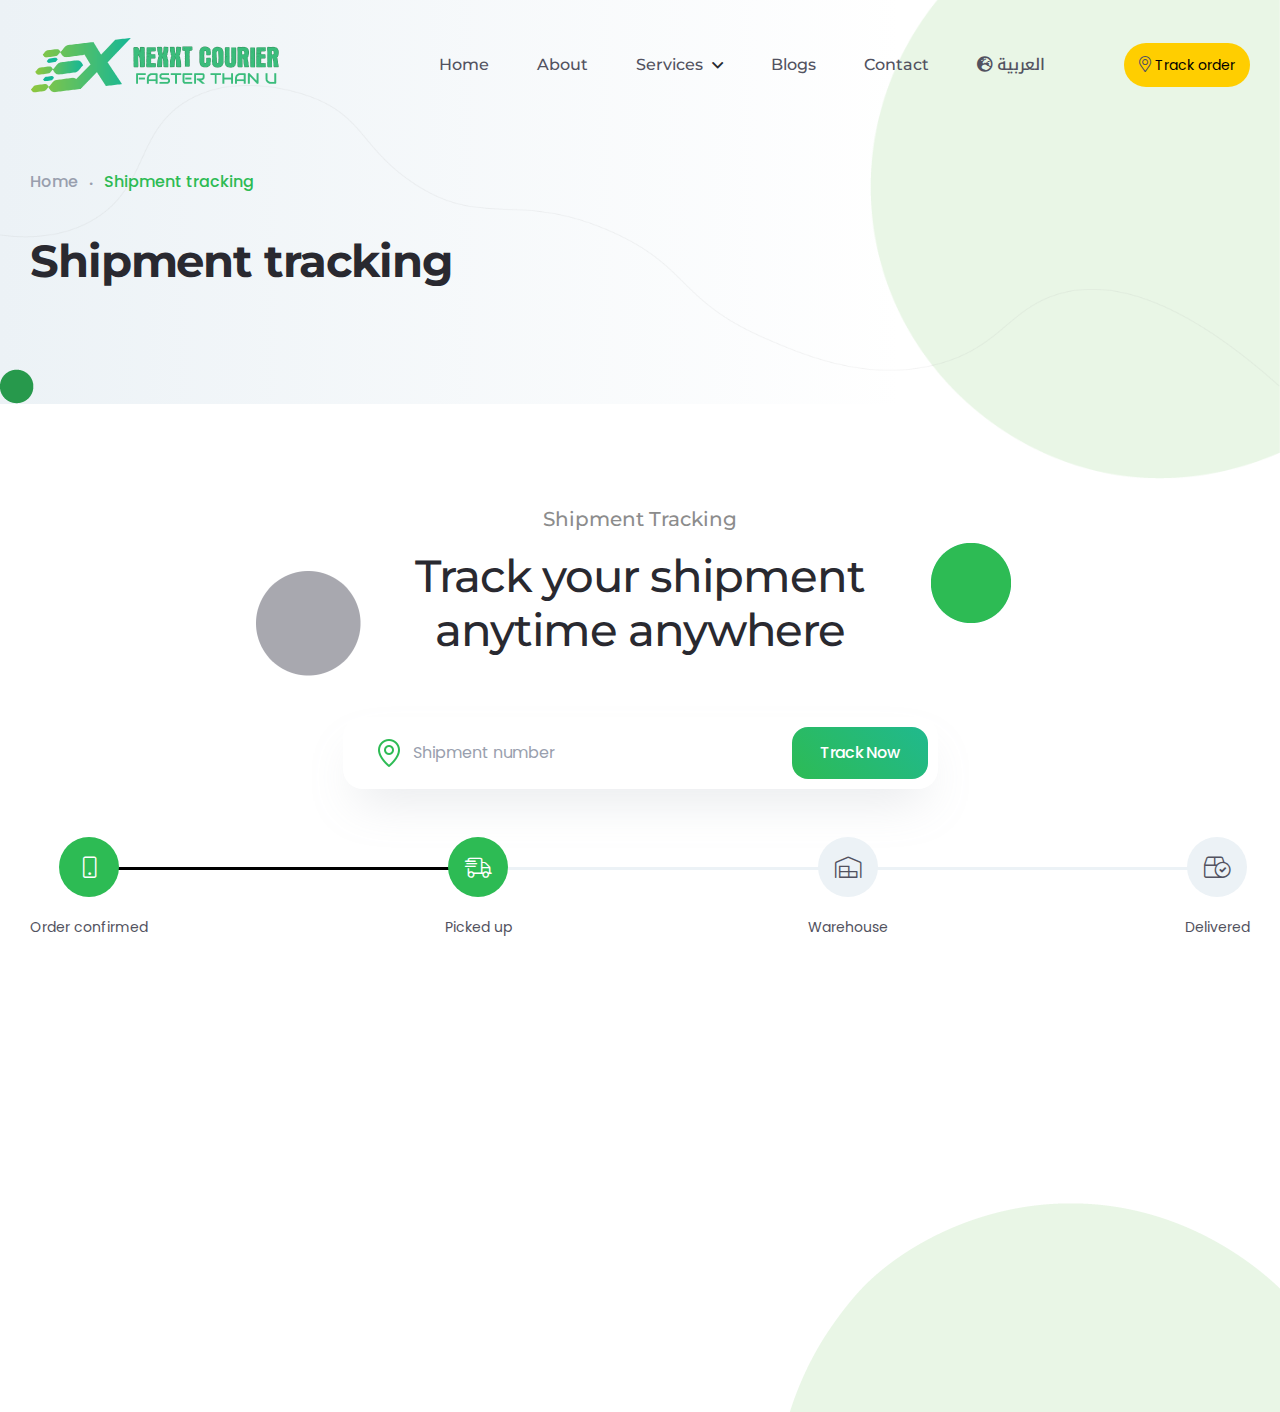
<file: shipment-tracking.html>
<!DOCTYPE html>
<html class="no-js" lang="en">
  <!-- Mirrored from new.axilthemes.com/demo/template/abstrak/about-us.html by HTTrack Website Copier/3.x [XR&CO'2014], Sun, 26 Jun 2022 10:21:43 GMT -->
  <head>
    <!-- Meta Data -->
    <meta charset="UTF-8" />
    <meta http-equiv="X-UA-Compatible" content="IE=edge" />
    <title>Nexxt</title>
    <meta name="description" content="" />
    <meta name="viewport" content="width=device-width, initial-scale=1, shrink-to-fit=no" />
    <!-- Favicon -->
    <link rel="shortcut icon" type="image/x-icon" href="assets/media/favicon.png" />
    <link rel="stylesheet" href="assets/css/vendor/bootstrap.min.css" />
    <link rel="stylesheet" href="assets/css/vendor/font-awesome.css" />
    <link rel="stylesheet" href="assets/css/vendor/slick.css" />
    <link rel="stylesheet" href="assets/css/vendor/slick-theme.css" />
    <link rel="stylesheet" href="assets/css/vendor/sal.css" />
    <link rel="stylesheet" href="assets/css/vendor/magnific-popup.css" />
    <link rel="stylesheet" href="assets/css/vendor/green-audio-player.min.css" />
    <link rel="stylesheet" href="assets/css/vendor/odometer-theme-default.css" />

    <!-- Site Stylesheet -->
    <link rel="stylesheet" href="assets/css/app.css" />
  </head>

  <body class="sticky-header">
    <!--[if lte IE 9]>
      <p class="browserupgrade">You are using an <strong>outdated</strong> browser. Please <a href="https://browsehappy.com/">upgrade your browser</a> to improve your experience and security.</p>
    <![endif]-->
    <a href="#main-wrapper" id="backto-top" class="back-to-top">
      <i class="far fa-angle-double-up"></i>
    </a>

    <!-- Preloader Start Here -->
    <div id="preloader">
      <svg version="1.1" id="preloader1" xmlns="http://www.w3.org/2000/svg" xmlns:xlink="http://www.w3.org/1999/xlink" width="140px" height="140px" viewBox="0 0 200 200">
        <g class="pre load1">
          <path d="M124.5,57L124.5,57c0,3.9-3.1,7-7,7h-36c-3.9,0-7-3.1-7-7v0c0-3.9,3.1-7,7-7h36 C121.4,50,124.5,53.1,124.5,57z" />
          <path d="M147.7,86.9L147.7,86.9c-2.7,2.7-7.2,2.7-9.9,0l-25.5-25.5c-2.7-2.7-2.7-7.2,0-9.9l0,0c2.7-2.7,7.2-2.7,9.9,0L147.7,77C150.5,79.8,150.5,84.2,147.7,86.9z" />
          <path d="M143,74.5L143,74.5c3.9,0,7,3.1,7,7v36c0,3.9-3.1,7-7,7l0,0c-3.9,0-7-3.1-7-7v-36C136,77.6,139.1,74.5,143,74.5z" />
          <path d="M148.4,112.4L148.4,112.4c2.7,2.7,2.7,7.2,0,9.9L123,147.7c-2.7,2.7-7.2,2.7-9.9,0h0c-2.7-2.7-2.7-7.2,0-9.9l25.5-25.5C141.3,109.6,145.7,109.6,148.4,112.4z" />
          <path d="M125.5,143L125.5,143c0,3.9-3.1,7-7,7h-36c-3.9,0-7-3.1-7-7l0,0c0-3.9,3.1-7,7-7h36 C122.4,136,125.5,139.1,125.5,143z" />
          <path d="M52.3,113.1L52.3,113.1c2.7-2.7,7.2-2.7,9.9,0l25.5,25.5c2.7,2.7,2.7,7.2,0,9.9h0c-2.7,2.7-7.2,2.7-9.9,0L52.3,123C49.5,120.2,49.5,115.8,52.3,113.1z" />
          <path d="M57,75.5L57,75.5c3.9,0,7,3.1,7,7v36c0,3.9-3.1,7-7,7h0c-3.9,0-7-3.1-7-7v-36C50,78.6,53.1,75.5,57,75.5z" />
          <path d="M86.9,52.3L86.9,52.3c2.7,2.7,2.7,7.2,0,9.9L61.5,87.6c-2.7,2.7-7.2,2.7-9.9,0l0,0c-2.7-2.7-2.7-7.2,0-9.9L77,52.3C79.8,49.5,84.2,49.5,86.9,52.3z" />
        </g>
      </svg>
    </div>
    <!-- Preloader End Here -->

    <div id="main-wrapper" class="main-wrapper">
      <!--=====================================-->
      <!--=        Header Area Start       	=-->
      <!--=====================================-->
      <header class="header axil-header header-style-1">
        <div id="axil-sticky-placeholder"></div>
        <div class="axil-mainmenu">
          <div class="container">
            <div class="header-navbar">
              <div class="header-logo">
                <a href="index.html"><img class="light-version-logo" src="assets/media/logo.png" alt="logo" /></a>
                <a href="index.html"><img class="sticky-logo" src="assets/media/logo2.png" alt="logo" /></a>
              </div>
              <div class="header-main-nav">
                <!-- Start Mainmanu Nav -->
                <nav class="mainmenu-nav" id="mobilemenu-popup">
                  <div class="d-block d-lg-none">
                    <div class="mobile-nav-header">
                      <div class="mobile-nav-logo">
                        <a href="#">
                          <img class="light-mode" src="assets/media/logo.png" alt="Site Logo" />
                        </a>
                      </div>
                      <button class="mobile-menu-close" data-bs-dismiss="offcanvas"><i class="fas fa-times"></i></button>
                    </div>
                  </div>
                  <ul class="mainmenu">
                    <li><a href="index.html" class="">Home</a></li>
                    <li><a href="about.html" class="">About</a></li>
                    <li class="menu-item-has-children">
                      <a href="javascript:void(0);">Services</a>
                      <ul class="axil-submenu">
                        <li><a href="single-service.html">Worldwide shipping</a></li>
                        <li><a href="single-service.html">Fast delivery</a></li>
                        <li><a href="single-service.html">Safe Package</a></li>
                        <li><a href="single-service.html">Shipping in Egypt</a></li>
                        <li><a href="single-service.html">Shipment tracking</a></li>
                        <li><a href="single-service.html">Proof of delivery </a></li>
                      </ul>
                    </li>
                    <li><a href="blogs.html">Blogs</a></li>
                    <li><a href="contact.html">Contact</a></li>
                    <li>
                      <a href="#" class="lang-btn"> <i class="fas fa-globe-europe"></i> <span class="lang">العربية</span></a>
                    </li>
                  </ul>
                </nav>
                <!-- End Mainmanu Nav -->
              </div>
              <div class="header-action">
                <ul class="list-unstyled">
                  <li class="mobile-menu-btn sidemenu-btn d-lg-none d-block">
                    <button class="btn-wrap" data-bs-toggle="offcanvas" data-bs-target="#mobilemenu-popup">
                      <span></span>
                      <span></span>
                      <span></span>
                    </button>
                  </li>
                  <li class="track-btn">
                    <i class="fal fa-map-marker-alt"></i>
                    <a href="index.html#trackShipment">Track order</a>
                  </li>
                </ul>
              </div>
            </div>
          </div>
        </div>
      </header>
      <!--=====================================-->
      <!--=       Breadcrumb Area Start       =-->
      <!--=====================================-->
      <div class="breadcrum-area">
        <div class="container">
          <div class="breadcrumb">
            <ul class="list-unstyled">
              <li><a href="index.html">Home</a></li>
              <li class="active">Shipment tracking</li>
            </ul>
            <h2 class="title fw-bold">Shipment tracking</h2>
          </div>
        </div>
        <ul class="shape-group-8 list-unstyled">
          <li class="shape shape-1" data-sal="slide-right" data-sal-duration="500" data-sal-delay="100"><img src="assets/media/others/bubble-43.png" alt="Bubble" /></li>
          <li class="shape shape-2" data-sal="slide-left" data-sal-duration="500" data-sal-delay="200"><img src="assets/media/others/bubble-11.png" alt="Bubble" /></li>
          <li class="shape shape-3" data-sal="slide-up" data-sal-duration="500" data-sal-delay="300"><img src="assets/media/others/line-4.png" alt="Line" /></li>
        </ul>
      </div>

      <!--=====================================-->
      <!--=       careers section       =-->
      <!--=====================================-->

      <section class="section call-to-action-area pb-0">
        <div class="container">
          <div class="section-heading heading-light">
            <span class="subtitle">Shipment Tracking</span>
            <h2 class="title">
              Track your shipment <br />
              anytime anywhere
            </h2>
          </div>

          <div class="row justify-content-center">
            <div class="col-md-6">
              <form>
                <div class="input-group">
                  <input type="text" class="form-control" placeholder="Shipment number" />
                  <button class="subscribe-btn axil-btn btn-fill-primary btn-medium" type="submit">Track Now</button>
                </div>
              </form>
            </div>
          </div>

          <div class="row mt-5">
            <div class="col">
              <ul class="list-unstyled shipment-tracking">
                <li><i class="fal fa-mobile fa-lg active"></i><span>Order confirmed</span></li>
                <li><i class="fal fa-shipping-fast active fa-lg"></i><span>Picked up</span></li>
                <li><i class="fal fa-warehouse-alt fa-lg"></i><span>Warehouse</span></li>
                <li><i class="fal fa-box-check fa-lg"></i><span>Delivered</span></li>
              </ul>
            </div>
          </div>
        </div>

        <ul class="list-unstyled shape-group-9">
          <li class="shape shape-2"><img src="assets/media/others/bubble-16.png" alt="Comments" /></li>
          <li class="shape shape-3"><img src="assets/media/others/bubble-5.png" alt="Comments" /></li>
          <li class="shape shape-5"><img src="assets/media/others/bubble-16.png" alt="Comments" /></li>
          <li class="shape shape-6"><img src="assets/media/others/bubble-14.png" alt="Comments" /></li>
          <li class="shape shape-7"><img src="assets/media/others/bubble-16.png" alt="Comments" /></li>
        </ul>
      </section>

      <!--=====================================-->
      <!--=        Footer Area Start       	=-->
      <!--=====================================-->
      <footer class="footer-area">
        <img src="./assets/media/others/bubble-39.png" class="footer-shape1" alt="" />
        <div class="container z-2 position-relative">
          <div class="footer-main">
            <div class="row">
              <div class="col-lg-5" data-sal="slide-right" data-sal-duration="800" data-sal-delay="100">
                <div class="footer-widget">
                  <div class="footer-newsletter">
                    <img src="./assets/media/vertical.png" alt="" class="mb-3" />
                    <p class="w-90">Fusce varius, dolor tempor interdum tristique, dui urna bib endum magna, ut ullamcorper purus</p>
                    <div class="footer-social-link">
                      <ul class="list-unstyled">
                        <li>
                          <a href="https://facebook.com/" data-sal="slide-up" data-sal-duration="500" data-sal-delay="100"><i class="fab fa-facebook-f"></i></a>
                        </li>
                        <li>
                          <a href="https://twitter.com/" data-sal="slide-up" data-sal-duration="500" data-sal-delay="200"><i class="fab fa-twitter"></i></a>
                        </li>
                        <li>
                          <a href="https://www.linkedin.com/" data-sal="slide-up" data-sal-duration="500" data-sal-delay="400"><i class="fab fa-linkedin-in"></i></a>
                        </li>
                        <li>
                          <a href="https://www.instagram.com/" data-sal="slide-up" data-sal-duration="500" data-sal-delay="500"><i class="fab fa-instagram"></i></a>
                        </li>
                      </ul>
                    </div>
                  </div>
                </div>
              </div>
              <div class="col-lg-7" data-sal="slide-left" data-sal-duration="800" data-sal-delay="100">
                <div class="row">
                  <div class="col-6 col-md-3">
                    <div class="footer-widget">
                      <h6 class="widget-title">Menu</h6>
                      <div class="footer-menu-link">
                        <ul class="list-unstyled">
                          <li><a href="index.html">Home</a></li>
                          <li><a href="about.html">About </a></li>

                          <li><a href="blogs.html">Blogs</a></li>
                        </ul>
                      </div>
                    </div>
                  </div>
                  <div class="col-6 col-md-3">
                    <div class="footer-widget">
                      <h6 class="widget-title">Useful links</h6>
                      <div class="footer-menu-link">
                        <ul class="list-unstyled">
                          <li><a href="contact.html">Contact</a></li>
                          <li><a href="careers.html">Careers</a></li>
                          <li><a href="faqs.html">Faq</a></li>
                        </ul>
                      </div>
                    </div>
                  </div>
                  <div class="col-12 col-md-6">
                    <img src="./assets/media/map.png" alt="" />
                  </div>
                </div>
              </div>
            </div>
          </div>

          <div class="footer-bottom" data-sal="slide-up" data-sal-duration="500" data-sal-delay="100">
            <div class="row">
              <div class="col-md-6">
                <div class="footer-copyright">
                  <span class="copyright-text">© 2022. All rights reserved by <a href="#">Bispace</a>.</span>
                </div>
              </div>
              <div class="col-md-6">
                <div class="footer-bottom-link">
                  <ul class="list-unstyled">
                    <li><a href="#">Privacy Policy</a></li>
                    <li><a href="#">Terms of Use</a></li>
                  </ul>
                </div>
              </div>
            </div>
          </div>
        </div>
      </footer>
    </div>

    <!-- Jquery Js -->
    <script src="assets/js/vendor/jquery-3.6.0.min.js"></script>
    <script src="assets/js/vendor/bootstrap.min.js"></script>
    <script src="assets/js/vendor/isotope.pkgd.min.js"></script>
    <script src="assets/js/vendor/imagesloaded.pkgd.min.js"></script>
    <script src="assets/js/vendor/odometer.min.js"></script>
    <script src="assets/js/vendor/jquery-appear.js"></script>
    <script src="assets/js/vendor/slick.min.js"></script>
    <script src="assets/js/vendor/sal.js"></script>
    <script src="assets/js/vendor/jquery.magnific-popup.min.js"></script>
    <script src="assets/js/vendor/js.cookie.js"></script>
    <script src="assets/js/vendor/jquery.style.switcher.js"></script>
    <script src="assets/js/vendor/jquery.countdown.min.js"></script>
    <script src="assets/js/vendor/tilt.js"></script>
    <script src="assets/js/vendor/green-audio-player.min.js"></script>
    <script src="assets/js/vendor/jquery.nav.js"></script>

    <!-- Site Scripts -->
    <script src="assets/js/app.js"></script>
  </body>
</html>
</file>
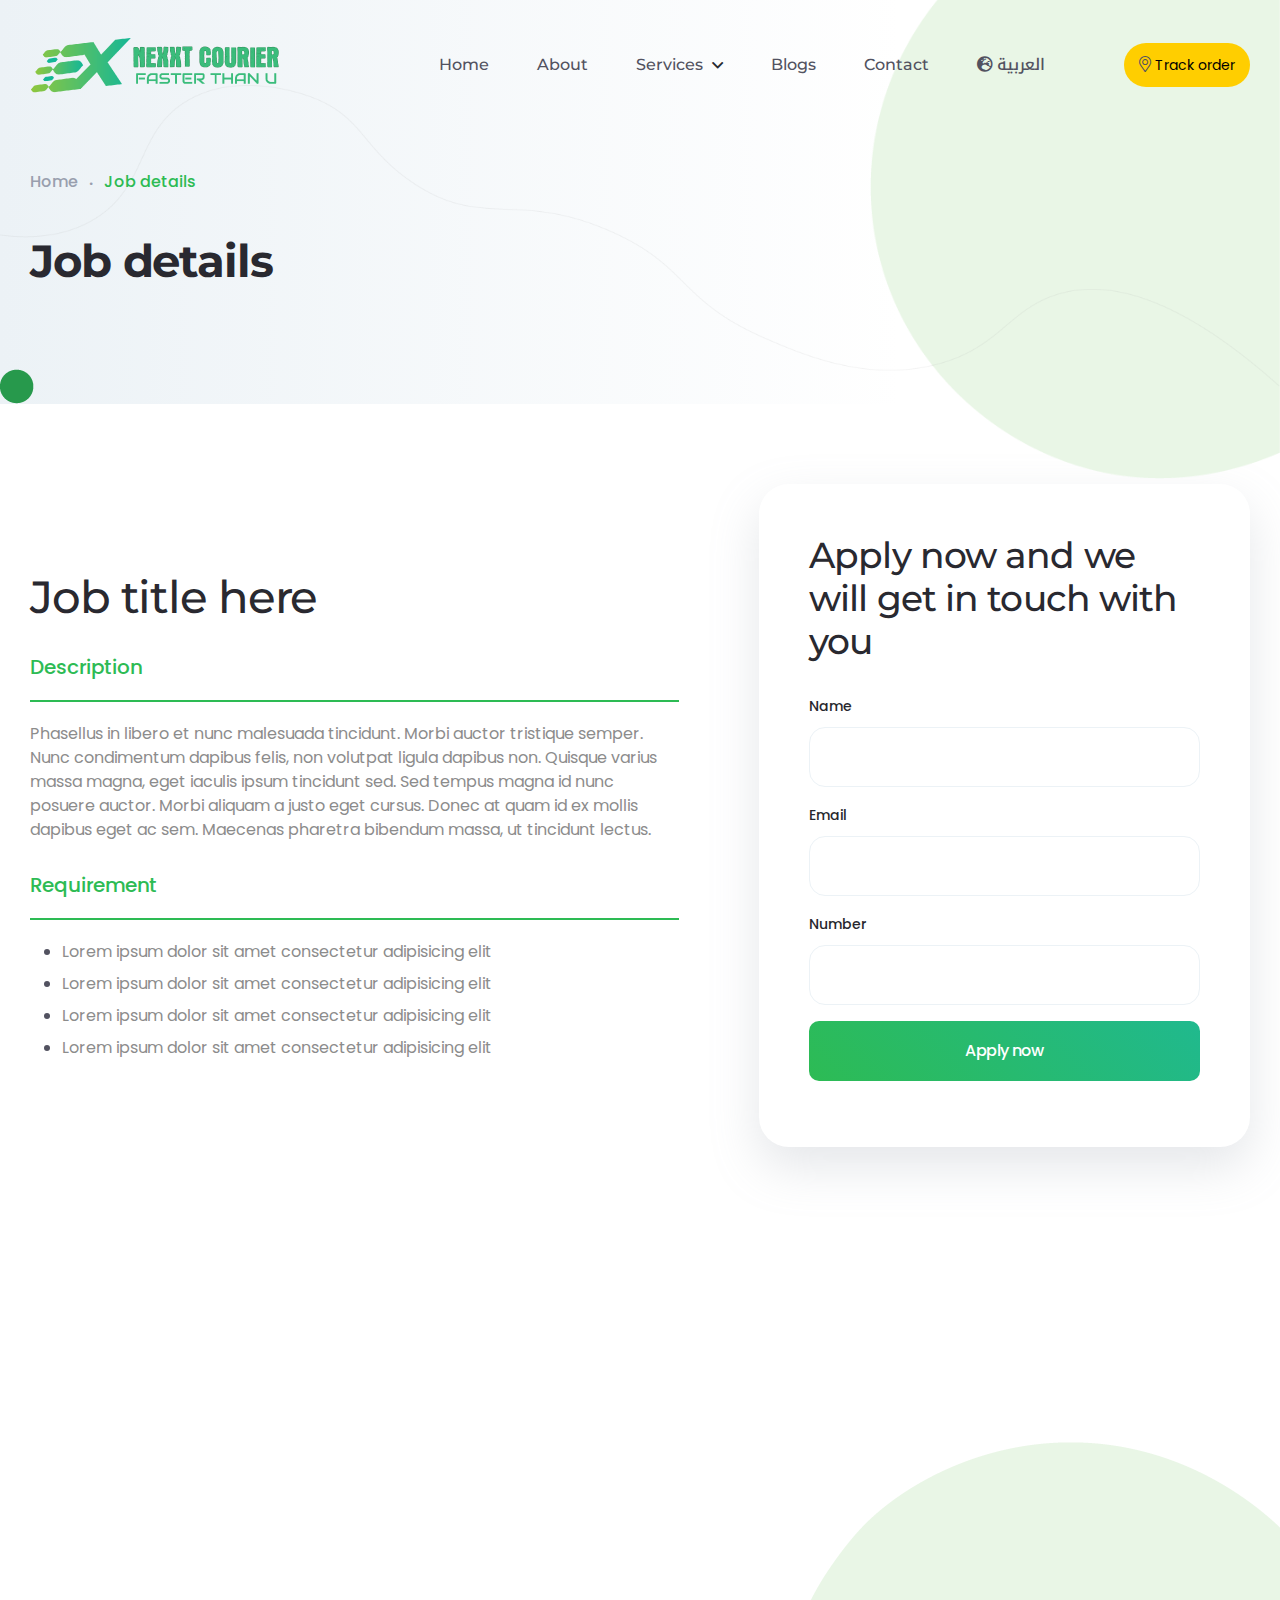
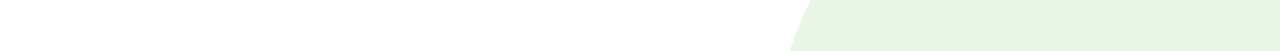
<file: single-career.html>
<!DOCTYPE html>
<html class="no-js" lang="en">
  <!-- Mirrored from new.axilthemes.com/demo/template/abstrak/about-us.html by HTTrack Website Copier/3.x [XR&CO'2014], Sun, 26 Jun 2022 10:21:43 GMT -->
  <head>
    <!-- Meta Data -->
    <meta charset="UTF-8" />
    <meta http-equiv="X-UA-Compatible" content="IE=edge" />
    <title>Nexxt</title>
    <meta name="description" content="" />
    <meta name="viewport" content="width=device-width, initial-scale=1, shrink-to-fit=no" />
    <!-- Favicon -->
    <link rel="shortcut icon" type="image/x-icon" href="assets/media/favicon.png" />
    <link rel="stylesheet" href="assets/css/vendor/bootstrap.min.css" />
    <link rel="stylesheet" href="assets/css/vendor/font-awesome.css" />
    <link rel="stylesheet" href="assets/css/vendor/slick.css" />
    <link rel="stylesheet" href="assets/css/vendor/slick-theme.css" />
    <link rel="stylesheet" href="assets/css/vendor/sal.css" />
    <link rel="stylesheet" href="assets/css/vendor/magnific-popup.css" />
    <link rel="stylesheet" href="assets/css/vendor/green-audio-player.min.css" />
    <link rel="stylesheet" href="assets/css/vendor/odometer-theme-default.css" />

    <!-- Site Stylesheet -->
    <link rel="stylesheet" href="assets/css/app.css" />
  </head>

  <body class="sticky-header">
    <!--[if lte IE 9]>
      <p class="browserupgrade">You are using an <strong>outdated</strong> browser. Please <a href="https://browsehappy.com/">upgrade your browser</a> to improve your experience and security.</p>
    <![endif]-->
    <a href="#main-wrapper" id="backto-top" class="back-to-top">
      <i class="far fa-angle-double-up"></i>
    </a>

    <!-- Preloader Start Here -->
    <div id="preloader">
      <svg version="1.1" id="preloader1" xmlns="http://www.w3.org/2000/svg" xmlns:xlink="http://www.w3.org/1999/xlink" width="140px" height="140px" viewBox="0 0 200 200">
        <g class="pre load1">
          <path d="M124.5,57L124.5,57c0,3.9-3.1,7-7,7h-36c-3.9,0-7-3.1-7-7v0c0-3.9,3.1-7,7-7h36 C121.4,50,124.5,53.1,124.5,57z" />
          <path d="M147.7,86.9L147.7,86.9c-2.7,2.7-7.2,2.7-9.9,0l-25.5-25.5c-2.7-2.7-2.7-7.2,0-9.9l0,0c2.7-2.7,7.2-2.7,9.9,0L147.7,77C150.5,79.8,150.5,84.2,147.7,86.9z" />
          <path d="M143,74.5L143,74.5c3.9,0,7,3.1,7,7v36c0,3.9-3.1,7-7,7l0,0c-3.9,0-7-3.1-7-7v-36C136,77.6,139.1,74.5,143,74.5z" />
          <path d="M148.4,112.4L148.4,112.4c2.7,2.7,2.7,7.2,0,9.9L123,147.7c-2.7,2.7-7.2,2.7-9.9,0h0c-2.7-2.7-2.7-7.2,0-9.9l25.5-25.5C141.3,109.6,145.7,109.6,148.4,112.4z" />
          <path d="M125.5,143L125.5,143c0,3.9-3.1,7-7,7h-36c-3.9,0-7-3.1-7-7l0,0c0-3.9,3.1-7,7-7h36 C122.4,136,125.5,139.1,125.5,143z" />
          <path d="M52.3,113.1L52.3,113.1c2.7-2.7,7.2-2.7,9.9,0l25.5,25.5c2.7,2.7,2.7,7.2,0,9.9h0c-2.7,2.7-7.2,2.7-9.9,0L52.3,123C49.5,120.2,49.5,115.8,52.3,113.1z" />
          <path d="M57,75.5L57,75.5c3.9,0,7,3.1,7,7v36c0,3.9-3.1,7-7,7h0c-3.9,0-7-3.1-7-7v-36C50,78.6,53.1,75.5,57,75.5z" />
          <path d="M86.9,52.3L86.9,52.3c2.7,2.7,2.7,7.2,0,9.9L61.5,87.6c-2.7,2.7-7.2,2.7-9.9,0l0,0c-2.7-2.7-2.7-7.2,0-9.9L77,52.3C79.8,49.5,84.2,49.5,86.9,52.3z" />
        </g>
      </svg>
    </div>
    <!-- Preloader End Here -->

    <div id="main-wrapper" class="main-wrapper">
      <!--=====================================-->
      <!--=        Header Area Start       	=-->
      <!--=====================================-->
      <header class="header axil-header header-style-1">
        <div id="axil-sticky-placeholder"></div>
        <div class="axil-mainmenu">
          <div class="container">
            <div class="header-navbar">
              <div class="header-logo">
                <a href="index.html"><img class="light-version-logo" src="assets/media/logo.png" alt="logo" /></a>
                <a href="index.html"><img class="sticky-logo" src="assets/media/logo2.png" alt="logo" /></a>
              </div>
              <div class="header-main-nav">
                <!-- Start Mainmanu Nav -->
                <nav class="mainmenu-nav" id="mobilemenu-popup">
                  <div class="d-block d-lg-none">
                    <div class="mobile-nav-header">
                      <div class="mobile-nav-logo">
                        <a href="#">
                          <img class="light-mode" src="assets/media/logo.png" alt="Site Logo" />
                        </a>
                      </div>
                      <button class="mobile-menu-close" data-bs-dismiss="offcanvas"><i class="fas fa-times"></i></button>
                    </div>
                  </div>
                  <ul class="mainmenu">
                    <li><a href="index.html" class="">Home</a></li>
                    <li><a href="about.html" class="">About</a></li>
                    <li class="menu-item-has-children">
                      <a href="javascript:void(0);">Services</a>
                      <ul class="axil-submenu">
                        <li><a href="single-service.html">Worldwide shipping</a></li>
                        <li><a href="single-service.html">Fast delivery</a></li>
                        <li><a href="single-service.html">Safe Package</a></li>
                        <li><a href="single-service.html">Shipping in Egypt</a></li>
                        <li><a href="single-service.html">Shipment tracking</a></li>
                        <li><a href="single-service.html">Proof of delivery </a></li>
                      </ul>
                    </li>
                    <li><a href="blogs.html">Blogs</a></li>
                    <li><a href="contact.html">Contact</a></li>
                    <li>
                      <a href="#" class="lang-btn"> <i class="fas fa-globe-europe"></i> <span class="lang">العربية</span></a>
                    </li>
                  </ul>
                </nav>
                <!-- End Mainmanu Nav -->
              </div>
              <div class="header-action">
                <ul class="list-unstyled">
                  <li class="mobile-menu-btn sidemenu-btn d-lg-none d-block">
                    <button class="btn-wrap" data-bs-toggle="offcanvas" data-bs-target="#mobilemenu-popup">
                      <span></span>
                      <span></span>
                      <span></span>
                    </button>
                  </li>
                  <li class="track-btn">
                    <i class="fal fa-map-marker-alt"></i>
                    <a href="index.html#trackShipment">Track order</a>
                  </li>
                </ul>
              </div>
            </div>
          </div>
        </div>
      </header>
      <!--=====================================-->
      <!--=       Breadcrumb Area Start       =-->
      <!--=====================================-->
      <div class="breadcrum-area">
        <div class="container">
          <div class="breadcrumb">
            <ul class="list-unstyled">
              <li><a href="index.html">Home</a></li>
              <li class="active">Job details</li>
            </ul>
            <h2 class="title fw-bold">Job details</h2>
          </div>
        </div>
        <ul class="shape-group-8 list-unstyled">
          <li class="shape shape-1" data-sal="slide-right" data-sal-duration="500" data-sal-delay="100"><img src="assets/media/others/bubble-43.png" alt="Bubble" /></li>
          <li class="shape shape-2" data-sal="slide-left" data-sal-duration="500" data-sal-delay="200"><img src="assets/media/others/bubble-11.png" alt="Bubble" /></li>
          <li class="shape shape-3" data-sal="slide-up" data-sal-duration="500" data-sal-delay="300"><img src="assets/media/others/line-4.png" alt="Line" /></li>
        </ul>
      </div>

      <!--=====================================-->
      <!--=      Team Details Area Start      =-->
      <!--=====================================-->
      <section class="section-padding-equal team-details-area pb-0">
        <div class="container">
          <div class="row align-items-center">
            <div class="col-lg-7">
              <div class="team-details-content">
                <h2 class="title">Job title here</h2>
                <span class="subtitle">Description</span>
                <p>Phasellus in libero et nunc malesuada tincidunt. Morbi auctor tristique semper. Nunc condimentum dapibus felis, non volutpat ligula dapibus non. Quisque varius massa magna, eget iaculis ipsum tincidunt sed. Sed tempus magna id nunc posuere auctor. Morbi aliquam a justo eget cursus. Donec at quam id ex mollis dapibus eget ac sem. Maecenas pharetra bibendum massa, ut tincidunt lectus.</p>
                <span class="subtitle">Requirement</span>
                <ul class="">
                  <li><p class="mb-2">Lorem ipsum dolor sit amet consectetur adipisicing elit</p></li>
                  <li><p class="mb-2">Lorem ipsum dolor sit amet consectetur adipisicing elit</p></li>
                  <li><p class="mb-2">Lorem ipsum dolor sit amet consectetur adipisicing elit</p></li>
                  <li><p class="mb-2">Lorem ipsum dolor sit amet consectetur adipisicing elit</p></li>
                </ul>
              </div>
            </div>
            <div class="col-lg-5">
              <div class="contact-form-box shadow-box mb--30">
                <h3 class="title">Apply now and we will get in touch with you</h3>
                <form method="POST" action="" class="axil-contact-form">
                  <div class="form-group">
                    <label>Name</label>
                    <input type="text" class="form-control" name="" />
                  </div>
                  <div class="form-group">
                    <label>Email</label>
                    <input type="email" class="form-control" name="" />
                  </div>
                  <div class="form-group">
                    <label>Number</label>
                    <input type="text" class="form-control" name="" />
                  </div>

                  <div class="form-group">
                    <button type="submit" class="axil-btn btn-fill-primary btn-fluid btn-primary" name="submit-btn">Apply now</button>
                  </div>
                </form>
              </div>
            </div>
          </div>
        </div>
      </section>

      <!--=====================================-->
      <!--=        Footer Area Start       	=-->
      <!--=====================================-->
      <footer class="footer-area">
        <img src="./assets/media/others/bubble-39.png" class="footer-shape1" alt="" />
        <div class="container z-2 position-relative">
          <div class="footer-main">
            <div class="row">
              <div class="col-lg-5" data-sal="slide-right" data-sal-duration="800" data-sal-delay="100">
                <div class="footer-widget">
                  <div class="footer-newsletter">
                    <img src="./assets/media/vertical.png" alt="" class="mb-3" />
                    <p class="w-90">Fusce varius, dolor tempor interdum tristique, dui urna bib endum magna, ut ullamcorper purus</p>
                    <div class="footer-social-link">
                      <ul class="list-unstyled">
                        <li>
                          <a href="https://facebook.com/" data-sal="slide-up" data-sal-duration="500" data-sal-delay="100"><i class="fab fa-facebook-f"></i></a>
                        </li>
                        <li>
                          <a href="https://twitter.com/" data-sal="slide-up" data-sal-duration="500" data-sal-delay="200"><i class="fab fa-twitter"></i></a>
                        </li>
                        <li>
                          <a href="https://www.linkedin.com/" data-sal="slide-up" data-sal-duration="500" data-sal-delay="400"><i class="fab fa-linkedin-in"></i></a>
                        </li>
                        <li>
                          <a href="https://www.instagram.com/" data-sal="slide-up" data-sal-duration="500" data-sal-delay="500"><i class="fab fa-instagram"></i></a>
                        </li>
                      </ul>
                    </div>
                  </div>
                </div>
              </div>
              <div class="col-lg-7" data-sal="slide-left" data-sal-duration="800" data-sal-delay="100">
                <div class="row">
                  <div class="col-6 col-md-3">
                    <div class="footer-widget">
                      <h6 class="widget-title">Menu</h6>
                      <div class="footer-menu-link">
                        <ul class="list-unstyled">
                          <li><a href="index.html">Home</a></li>
                          <li><a href="about.html">About </a></li>

                          <li><a href="blogs.html">Blogs</a></li>
                        </ul>
                      </div>
                    </div>
                  </div>
                  <div class="col-6 col-md-3">
                    <div class="footer-widget">
                      <h6 class="widget-title">Useful links</h6>
                      <div class="footer-menu-link">
                        <ul class="list-unstyled">
                          <li><a href="contact.html">Contact</a></li>
                          <li><a href="careers.html">Careers</a></li>
                          <li><a href="faqs.html">Faq</a></li>
                        </ul>
                      </div>
                    </div>
                  </div>
                  <div class="col-12 col-md-6">
                    <img src="./assets/media/map.png" alt="" />
                  </div>
                </div>
              </div>
            </div>
          </div>

          <div class="footer-bottom" data-sal="slide-up" data-sal-duration="500" data-sal-delay="100">
            <div class="row">
              <div class="col-md-6">
                <div class="footer-copyright">
                  <span class="copyright-text">© 2022. All rights reserved by <a href="#">Bispace</a>.</span>
                </div>
              </div>
              <div class="col-md-6">
                <div class="footer-bottom-link">
                  <ul class="list-unstyled">
                    <li><a href="#">Privacy Policy</a></li>
                    <li><a href="#">Terms of Use</a></li>
                  </ul>
                </div>
              </div>
            </div>
          </div>
        </div>
      </footer>
    </div>

    <!-- Jquery Js -->
    <script src="assets/js/vendor/jquery-3.6.0.min.js"></script>
    <script src="assets/js/vendor/bootstrap.min.js"></script>
    <script src="assets/js/vendor/isotope.pkgd.min.js"></script>
    <script src="assets/js/vendor/imagesloaded.pkgd.min.js"></script>
    <script src="assets/js/vendor/odometer.min.js"></script>
    <script src="assets/js/vendor/jquery-appear.js"></script>
    <script src="assets/js/vendor/slick.min.js"></script>
    <script src="assets/js/vendor/sal.js"></script>
    <script src="assets/js/vendor/jquery.magnific-popup.min.js"></script>
    <script src="assets/js/vendor/js.cookie.js"></script>
    <script src="assets/js/vendor/jquery.style.switcher.js"></script>
    <script src="assets/js/vendor/jquery.countdown.min.js"></script>
    <script src="assets/js/vendor/tilt.js"></script>
    <script src="assets/js/vendor/green-audio-player.min.js"></script>
    <script src="assets/js/vendor/jquery.nav.js"></script>

    <!-- Site Scripts -->
    <script src="assets/js/app.js"></script>
  </body>
</html>
</file>
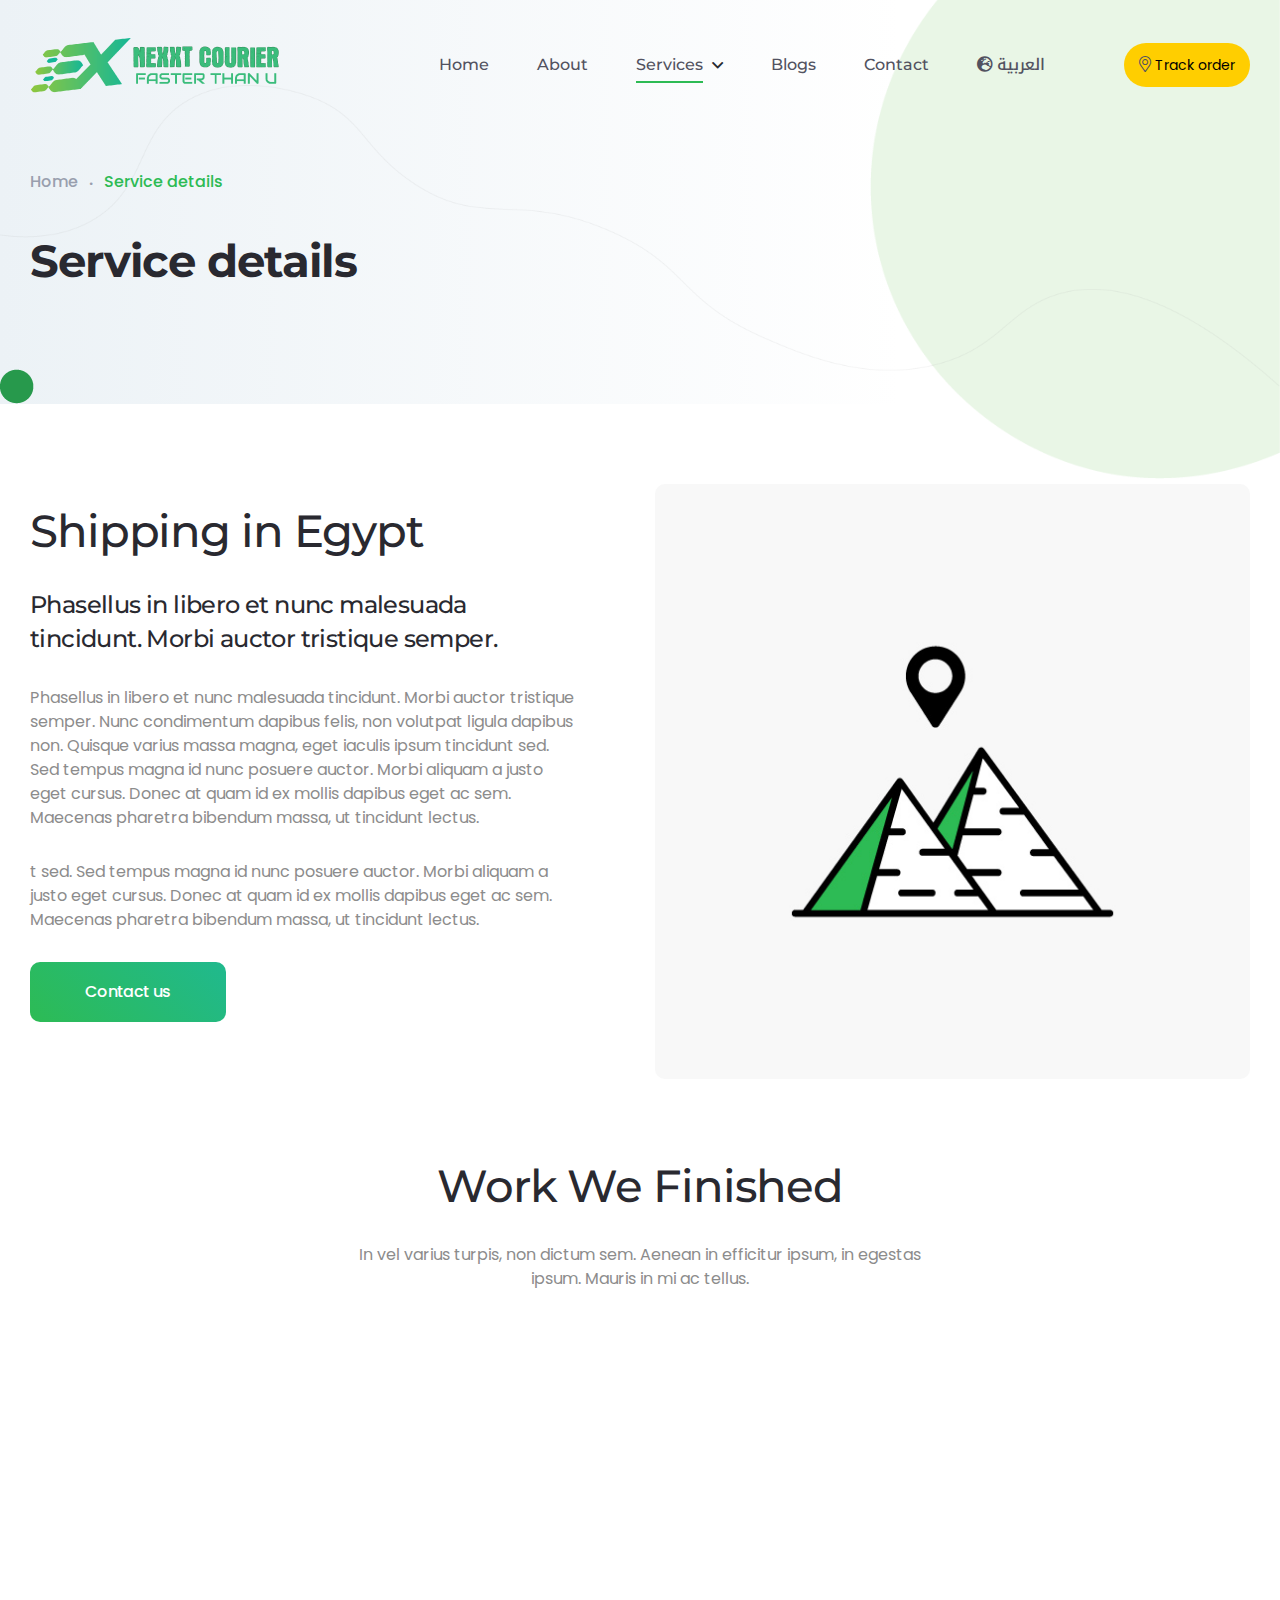
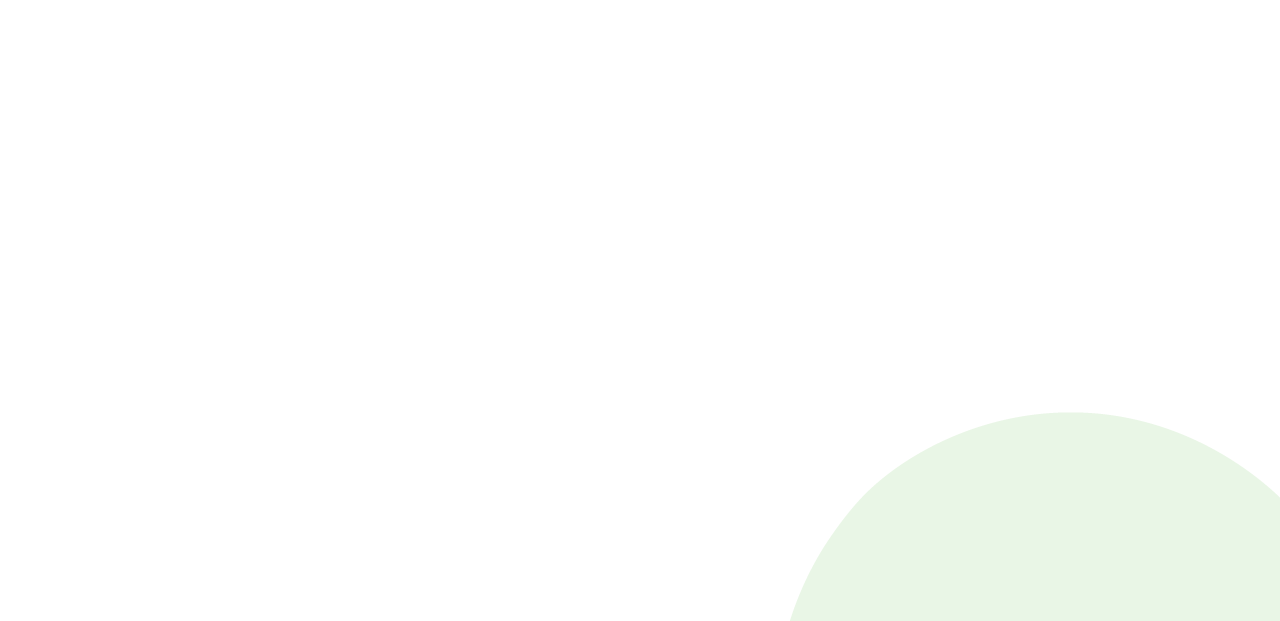
<file: single-service.html>
<!DOCTYPE html>
<html class="no-js" lang="en">
  <!-- Mirrored from new.axilthemes.com/demo/template/abstrak/about-us.html by HTTrack Website Copier/3.x [XR&CO'2014], Sun, 26 Jun 2022 10:21:43 GMT -->
  <head>
    <!-- Meta Data -->
    <meta charset="UTF-8" />
    <meta http-equiv="X-UA-Compatible" content="IE=edge" />
    <title>Nexxt</title>
    <meta name="description" content="" />
    <meta name="viewport" content="width=device-width, initial-scale=1, shrink-to-fit=no" />
    <!-- Favicon -->
    <link rel="shortcut icon" type="image/x-icon" href="assets/media/favicon.png" />
    <link rel="stylesheet" href="assets/css/vendor/bootstrap.min.css" />
    <link rel="stylesheet" href="assets/css/vendor/font-awesome.css" />
    <link rel="stylesheet" href="assets/css/vendor/slick.css" />
    <link rel="stylesheet" href="assets/css/vendor/slick-theme.css" />
    <link rel="stylesheet" href="assets/css/vendor/sal.css" />
    <link rel="stylesheet" href="assets/css/vendor/magnific-popup.css" />
    <link rel="stylesheet" href="assets/css/vendor/green-audio-player.min.css" />
    <link rel="stylesheet" href="assets/css/vendor/odometer-theme-default.css" />

    <!-- Site Stylesheet -->
    <link rel="stylesheet" href="assets/css/app.css" />
  </head>

  <body class="sticky-header">
    <!--[if lte IE 9]>
      <p class="browserupgrade">You are using an <strong>outdated</strong> browser. Please <a href="https://browsehappy.com/">upgrade your browser</a> to improve your experience and security.</p>
    <![endif]-->
    <a href="#main-wrapper" id="backto-top" class="back-to-top">
      <i class="far fa-angle-double-up"></i>
    </a>

    <!-- Preloader Start Here -->
    <div id="preloader">
      <svg version="1.1" id="preloader1" xmlns="http://www.w3.org/2000/svg" xmlns:xlink="http://www.w3.org/1999/xlink" width="140px" height="140px" viewBox="0 0 200 200">
        <g class="pre load1">
          <path d="M124.5,57L124.5,57c0,3.9-3.1,7-7,7h-36c-3.9,0-7-3.1-7-7v0c0-3.9,3.1-7,7-7h36 C121.4,50,124.5,53.1,124.5,57z" />
          <path d="M147.7,86.9L147.7,86.9c-2.7,2.7-7.2,2.7-9.9,0l-25.5-25.5c-2.7-2.7-2.7-7.2,0-9.9l0,0c2.7-2.7,7.2-2.7,9.9,0L147.7,77C150.5,79.8,150.5,84.2,147.7,86.9z" />
          <path d="M143,74.5L143,74.5c3.9,0,7,3.1,7,7v36c0,3.9-3.1,7-7,7l0,0c-3.9,0-7-3.1-7-7v-36C136,77.6,139.1,74.5,143,74.5z" />
          <path d="M148.4,112.4L148.4,112.4c2.7,2.7,2.7,7.2,0,9.9L123,147.7c-2.7,2.7-7.2,2.7-9.9,0h0c-2.7-2.7-2.7-7.2,0-9.9l25.5-25.5C141.3,109.6,145.7,109.6,148.4,112.4z" />
          <path d="M125.5,143L125.5,143c0,3.9-3.1,7-7,7h-36c-3.9,0-7-3.1-7-7l0,0c0-3.9,3.1-7,7-7h36 C122.4,136,125.5,139.1,125.5,143z" />
          <path d="M52.3,113.1L52.3,113.1c2.7-2.7,7.2-2.7,9.9,0l25.5,25.5c2.7,2.7,2.7,7.2,0,9.9h0c-2.7,2.7-7.2,2.7-9.9,0L52.3,123C49.5,120.2,49.5,115.8,52.3,113.1z" />
          <path d="M57,75.5L57,75.5c3.9,0,7,3.1,7,7v36c0,3.9-3.1,7-7,7h0c-3.9,0-7-3.1-7-7v-36C50,78.6,53.1,75.5,57,75.5z" />
          <path d="M86.9,52.3L86.9,52.3c2.7,2.7,2.7,7.2,0,9.9L61.5,87.6c-2.7,2.7-7.2,2.7-9.9,0l0,0c-2.7-2.7-2.7-7.2,0-9.9L77,52.3C79.8,49.5,84.2,49.5,86.9,52.3z" />
        </g>
      </svg>
    </div>
    <!-- Preloader End Here -->

    <div id="main-wrapper" class="main-wrapper">
      <!--=====================================-->
      <!--=        Header Area Start       	=-->
      <!--=====================================-->
      <header class="header axil-header header-style-1">
        <div id="axil-sticky-placeholder"></div>
        <div class="axil-mainmenu">
          <div class="container">
            <div class="header-navbar">
              <div class="header-logo">
                <a href="index.html"><img class="light-version-logo" src="assets/media/logo.png" alt="logo" /></a>
                <a href="index.html"><img class="sticky-logo" src="assets/media/logo2.png" alt="logo" /></a>
              </div>
              <div class="header-main-nav">
                <!-- Start Mainmanu Nav -->
                <nav class="mainmenu-nav" id="mobilemenu-popup">
                  <div class="d-block d-lg-none">
                    <div class="mobile-nav-header">
                      <div class="mobile-nav-logo">
                        <a href="#">
                          <img class="light-mode" src="assets/media/logo.png" alt="Site Logo" />
                        </a>
                      </div>
                      <button class="mobile-menu-close" data-bs-dismiss="offcanvas"><i class="fas fa-times"></i></button>
                    </div>
                  </div>
                  <ul class="mainmenu">
                    <li><a href="index.html" class="">Home</a></li>
                    <li><a href="about.html" class="">About</a></li>
                    <li class="menu-item-has-children">
                      <a href="javascript:void(0);" class="active">Services</a>
                      <ul class="axil-submenu">
                        <li><a href="#">Worldwide shipping</a></li>
                        <li><a href="#">Fast delivery</a></li>
                        <li><a href="#">Safe Package</a></li>
                        <li><a href="single-service.html">Shipping in Egypt</a></li>
                        <li><a href="#">Shipment tracking</a></li>
                        <li><a href="#">Proof of delivery </a></li>
                      </ul>
                    </li>
                    <li><a href="blogs.html">Blogs</a></li>
                    <li><a href="contact.html">Contact</a></li>
                    <li>
                      <a href="#" class="lang-btn"> <i class="fas fa-globe-europe"></i> <span class="lang">العربية</span></a>
                    </li>
                  </ul>
                </nav>
                <!-- End Mainmanu Nav -->
              </div>
              <div class="header-action">
                <ul class="list-unstyled">
                  <li class="mobile-menu-btn sidemenu-btn d-lg-none d-block">
                    <button class="btn-wrap" data-bs-toggle="offcanvas" data-bs-target="#mobilemenu-popup">
                      <span></span>
                      <span></span>
                      <span></span>
                    </button>
                  </li>
                  <li class="track-btn">
                    <i class="fal fa-map-marker-alt"></i>
                    <a href="index.html#trackShipment">Track order</a>
                  </li>
                </ul>
              </div>
            </div>
          </div>
        </div>
      </header>
      <!--=====================================-->
      <!--=       Breadcrumb Area Start       =-->
      <!--=====================================-->
      <div class="breadcrum-area">
        <div class="container">
          <div class="breadcrumb">
            <ul class="list-unstyled">
              <li><a href="index.html">Home</a></li>
              <li class="active">Service details</li>
            </ul>
            <h2 class="title fw-bold">Service details</h2>
          </div>
        </div>
        <ul class="shape-group-8 list-unstyled">
          <li class="shape shape-1" data-sal="slide-right" data-sal-duration="500" data-sal-delay="100"><img src="assets/media/others/bubble-43.png" alt="Bubble" /></li>
          <li class="shape shape-2" data-sal="slide-left" data-sal-duration="500" data-sal-delay="200"><img src="assets/media/others/bubble-11.png" alt="Bubble" /></li>
          <li class="shape shape-3" data-sal="slide-up" data-sal-duration="500" data-sal-delay="300"><img src="assets/media/others/line-4.png" alt="Line" /></li>
        </ul>
      </div>

      <!--=====================================-->
      <!--=      Team Details Area Start      =-->
      <!--=====================================-->
      <section class="section-padding-equal team-details-area pb-0">
        <div class="container">
          <div class="row align-items-center">
            <div class="col-lg-6">
              <div class="team-details-content">
                <h2 class="title">Shipping in Egypt</h2>
                <h5>Phasellus in libero et nunc malesuada tincidunt. Morbi auctor tristique semper.</h5>
                <p>Phasellus in libero et nunc malesuada tincidunt. Morbi auctor tristique semper. Nunc condimentum dapibus felis, non volutpat ligula dapibus non. Quisque varius massa magna, eget iaculis ipsum tincidunt sed. Sed tempus magna id nunc posuere auctor. Morbi aliquam a justo eget cursus. Donec at quam id ex mollis dapibus eget ac sem. Maecenas pharetra bibendum massa, ut tincidunt lectus.</p>
                <p>t sed. Sed tempus magna id nunc posuere auctor. Morbi aliquam a justo eget cursus. Donec at quam id ex mollis dapibus eget ac sem. Maecenas pharetra bibendum massa, ut tincidunt lectus.</p>
                <a href="contact.html" class="axil-btn btn-fill-primary btn-medium">Contact us </a>
              </div>
            </div>
            <div class="col-lg-6">
              <div class="team-details-thumb">
                <img class="paralax-image" src="assets/media/egypt-2.jpg" alt="Thumbnail" />
              </div>
            </div>
          </div>
        </div>
      </section>
      <!--=====================================-->
      <!--=       CounterUp Area Start     =-->
      <!--=====================================-->
      <section class="section section-padding-equal">
        <div class="container">
          <div class="section-heading">
            <h2 class="title">Work We Finished</h2>
            <p>In vel varius turpis, non dictum sem. Aenean in efficitur ipsum, in egestas ipsum. Mauris in mi ac tellus.</p>
          </div>
          <div class="row">
            <div class="col-lg-3 col-sm-6" data-sal="slide-up" data-sal-duration="800" data-sal-delay="100">
              <div class="counterup-progress counterup-style-2">
                <div class="icon"></div>
                <div class="count-number h2">
                  <span class="number count" data-count="15">15</span>
                  <span class="symbol">+</span>
                </div>
                <h6 class="title">Years of operation</h6>
              </div>
            </div>
            <div class="col-lg-3 col-sm-6 mt--90 mt_md--0" data-sal="slide-up" data-sal-duration="800" data-sal-delay="200">
              <div class="counterup-progress counterup-style-2">
                <div class="icon"></div>
                <div class="count-number h2">
                  <span class="number count" data-count="360">360</span>
                  <span class="symbol">+</span>
                </div>
                <h6 class="title">Projects deliverd</h6>
              </div>
            </div>
            <div class="col-lg-3 col-sm-6" data-sal="slide-up" data-sal-duration="800" data-sal-delay="300">
              <div class="counterup-progress counterup-style-2">
                <div class="icon"></div>
                <div class="count-number h2">
                  <span class="number count" data-count="600">600</span>
                  <span class="symbol">+</span>
                </div>
                <h6 class="title">Specialist</h6>
              </div>
            </div>
            <div class="col-lg-3 col-sm-6 mt--90 mt_md--0" data-sal="slide-up" data-sal-duration="800" data-sal-delay="400">
              <div class="counterup-progress counterup-style-2">
                <div class="icon"></div>
                <div class="count-number h2">
                  <span class="number count" data-count="64">64</span>
                  <span class="symbol">+</span>
                </div>
                <h6 class="title">Years of operation</h6>
              </div>
            </div>
          </div>
        </div>
      </section>

      <!--=====================================-->
      <!--=        Footer Area Start       	=-->
      <!--=====================================-->
      <footer class="footer-area">
        <img src="./assets/media/others/bubble-39.png" class="footer-shape1" alt="" />
        <div class="container z-2 position-relative">
          <div class="footer-main">
            <div class="row">
              <div class="col-lg-5" data-sal="slide-right" data-sal-duration="800" data-sal-delay="100">
                <div class="footer-widget">
                  <div class="footer-newsletter">
                    <img src="./assets/media/vertical.png" alt="" class="mb-3" />
                    <p class="w-90">Fusce varius, dolor tempor interdum tristique, dui urna bib endum magna, ut ullamcorper purus</p>
                    <div class="footer-social-link">
                      <ul class="list-unstyled">
                        <li>
                          <a href="https://facebook.com/" data-sal="slide-up" data-sal-duration="500" data-sal-delay="100"><i class="fab fa-facebook-f"></i></a>
                        </li>
                        <li>
                          <a href="https://twitter.com/" data-sal="slide-up" data-sal-duration="500" data-sal-delay="200"><i class="fab fa-twitter"></i></a>
                        </li>
                        <li>
                          <a href="https://www.linkedin.com/" data-sal="slide-up" data-sal-duration="500" data-sal-delay="400"><i class="fab fa-linkedin-in"></i></a>
                        </li>
                        <li>
                          <a href="https://www.instagram.com/" data-sal="slide-up" data-sal-duration="500" data-sal-delay="500"><i class="fab fa-instagram"></i></a>
                        </li>
                      </ul>
                    </div>
                  </div>
                </div>
              </div>
              <div class="col-lg-7" data-sal="slide-left" data-sal-duration="800" data-sal-delay="100">
                <div class="row">
                  <div class="col-6 col-md-3">
                    <div class="footer-widget">
                      <h6 class="widget-title">Menu</h6>
                      <div class="footer-menu-link">
                        <ul class="list-unstyled">
                          <li><a href="index.html">Home</a></li>
                          <li><a href="about.html">About </a></li>

                          <li><a href="blogs.html">Blogs</a></li>
                        </ul>
                      </div>
                    </div>
                  </div>
                  <div class="col-6 col-md-3">
                    <div class="footer-widget">
                      <h6 class="widget-title">Useful links</h6>
                      <div class="footer-menu-link">
                        <ul class="list-unstyled">
                          <li><a href="contact.html">Contact</a></li>
                          <li><a href="careers.html">Careers</a></li>
                          <li><a href="faqs.html">Faq</a></li>
                        </ul>
                      </div>
                    </div>
                  </div>
                  <div class="col-12 col-md-6">
                    <img src="./assets/media/map.png" alt="" />
                  </div>
                </div>
              </div>
            </div>
          </div>

          <div class="footer-bottom" data-sal="slide-up" data-sal-duration="500" data-sal-delay="100">
            <div class="row">
              <div class="col-md-6">
                <div class="footer-copyright">
                  <span class="copyright-text">© 2022. All rights reserved by <a href="#">Bispace</a>.</span>
                </div>
              </div>
              <div class="col-md-6">
                <div class="footer-bottom-link">
                  <ul class="list-unstyled">
                    <li><a href="#">Privacy Policy</a></li>
                    <li><a href="#">Terms of Use</a></li>
                  </ul>
                </div>
              </div>
            </div>
          </div>
        </div>
      </footer>
    </div>

    <!-- Jquery Js -->
    <script src="assets/js/vendor/jquery-3.6.0.min.js"></script>
    <script src="assets/js/vendor/bootstrap.min.js"></script>
    <script src="assets/js/vendor/isotope.pkgd.min.js"></script>
    <script src="assets/js/vendor/imagesloaded.pkgd.min.js"></script>
    <script src="assets/js/vendor/odometer.min.js"></script>
    <script src="assets/js/vendor/jquery-appear.js"></script>
    <script src="assets/js/vendor/slick.min.js"></script>
    <script src="assets/js/vendor/sal.js"></script>
    <script src="assets/js/vendor/jquery.magnific-popup.min.js"></script>
    <script src="assets/js/vendor/js.cookie.js"></script>
    <script src="assets/js/vendor/jquery.style.switcher.js"></script>
    <script src="assets/js/vendor/jquery.countdown.min.js"></script>
    <script src="assets/js/vendor/tilt.js"></script>
    <script src="assets/js/vendor/green-audio-player.min.js"></script>
    <script src="assets/js/vendor/jquery.nav.js"></script>

    <!-- Site Scripts -->
    <script src="assets/js/app.js"></script>
  </body>
</html>
</file>
<file: assets/css/vendor/sal.css>
[data-sal]{transition-duration:.2s;transition-duration:var(--sal-duration,.2s);transition-delay:0s;transition-delay:var(--sal-delay,0s);transition-timing-function:ease;transition-timing-function:var(--sal-easing,ease)}[data-sal][data-sal-duration="200"]{transition-duration:.2s}[data-sal][data-sal-duration="250"]{transition-duration:.25s}[data-sal][data-sal-duration="300"]{transition-duration:.3s}[data-sal][data-sal-duration="350"]{transition-duration:.35s}[data-sal][data-sal-duration="400"]{transition-duration:.4s}[data-sal][data-sal-duration="450"]{transition-duration:.45s}[data-sal][data-sal-duration="500"]{transition-duration:.5s}[data-sal][data-sal-duration="550"]{transition-duration:.55s}[data-sal][data-sal-duration="600"]{transition-duration:.6s}[data-sal][data-sal-duration="650"]{transition-duration:.65s}[data-sal][data-sal-duration="700"]{transition-duration:.7s}[data-sal][data-sal-duration="750"]{transition-duration:.75s}[data-sal][data-sal-duration="800"]{transition-duration:.8s}[data-sal][data-sal-duration="850"]{transition-duration:.85s}[data-sal][data-sal-duration="900"]{transition-duration:.9s}[data-sal][data-sal-duration="950"]{transition-duration:.95s}[data-sal][data-sal-duration="1000"]{transition-duration:1s}[data-sal][data-sal-duration="1050"]{transition-duration:1.05s}[data-sal][data-sal-duration="1100"]{transition-duration:1.1s}[data-sal][data-sal-duration="1150"]{transition-duration:1.15s}[data-sal][data-sal-duration="1200"]{transition-duration:1.2s}[data-sal][data-sal-duration="1250"]{transition-duration:1.25s}[data-sal][data-sal-duration="1300"]{transition-duration:1.3s}[data-sal][data-sal-duration="1350"]{transition-duration:1.35s}[data-sal][data-sal-duration="1400"]{transition-duration:1.4s}[data-sal][data-sal-duration="1450"]{transition-duration:1.45s}[data-sal][data-sal-duration="1500"]{transition-duration:1.5s}[data-sal][data-sal-duration="1550"]{transition-duration:1.55s}[data-sal][data-sal-duration="1600"]{transition-duration:1.6s}[data-sal][data-sal-duration="1650"]{transition-duration:1.65s}[data-sal][data-sal-duration="1700"]{transition-duration:1.7s}[data-sal][data-sal-duration="1750"]{transition-duration:1.75s}[data-sal][data-sal-duration="1800"]{transition-duration:1.8s}[data-sal][data-sal-duration="1850"]{transition-duration:1.85s}[data-sal][data-sal-duration="1900"]{transition-duration:1.9s}[data-sal][data-sal-duration="1950"]{transition-duration:1.95s}[data-sal][data-sal-duration="2000"]{transition-duration:2s}[data-sal][data-sal-delay="50"]{transition-delay:.05s}[data-sal][data-sal-delay="100"]{transition-delay:.1s}[data-sal][data-sal-delay="150"]{transition-delay:.15s}[data-sal][data-sal-delay="200"]{transition-delay:.2s}[data-sal][data-sal-delay="250"]{transition-delay:.25s}[data-sal][data-sal-delay="300"]{transition-delay:.3s}[data-sal][data-sal-delay="350"]{transition-delay:.35s}[data-sal][data-sal-delay="400"]{transition-delay:.4s}[data-sal][data-sal-delay="450"]{transition-delay:.45s}[data-sal][data-sal-delay="500"]{transition-delay:.5s}[data-sal][data-sal-delay="550"]{transition-delay:.55s}[data-sal][data-sal-delay="600"]{transition-delay:.6s}[data-sal][data-sal-delay="650"]{transition-delay:.65s}[data-sal][data-sal-delay="700"]{transition-delay:.7s}[data-sal][data-sal-delay="750"]{transition-delay:.75s}[data-sal][data-sal-delay="800"]{transition-delay:.8s}[data-sal][data-sal-delay="850"]{transition-delay:.85s}[data-sal][data-sal-delay="900"]{transition-delay:.9s}[data-sal][data-sal-delay="950"]{transition-delay:.95s}[data-sal][data-sal-delay="1000"]{transition-delay:1s}[data-sal][data-sal-easing=linear]{transition-timing-function:linear}[data-sal][data-sal-easing=ease]{transition-timing-function:ease}[data-sal][data-sal-easing=ease-in]{transition-timing-function:ease-in}[data-sal][data-sal-easing=ease-out]{transition-timing-function:ease-out}[data-sal][data-sal-easing=ease-in-out]{transition-timing-function:ease-in-out}[data-sal][data-sal-easing=ease-in-cubic]{transition-timing-function:cubic-bezier(.55,.055,.675,.19)}[data-sal][data-sal-easing=ease-out-cubic]{transition-timing-function:cubic-bezier(.215,.61,.355,1)}[data-sal][data-sal-easing=ease-in-out-cubic]{transition-timing-function:cubic-bezier(.645,.045,.355,1)}[data-sal][data-sal-easing=ease-in-circ]{transition-timing-function:cubic-bezier(.6,.04,.98,.335)}[data-sal][data-sal-easing=ease-out-circ]{transition-timing-function:cubic-bezier(.075,.82,.165,1)}[data-sal][data-sal-easing=ease-in-out-circ]{transition-timing-function:cubic-bezier(.785,.135,.15,.86)}[data-sal][data-sal-easing=ease-in-expo]{transition-timing-function:cubic-bezier(.95,.05,.795,.035)}[data-sal][data-sal-easing=ease-out-expo]{transition-timing-function:cubic-bezier(.19,1,.22,1)}[data-sal][data-sal-easing=ease-in-out-expo]{transition-timing-function:cubic-bezier(1,0,0,1)}[data-sal][data-sal-easing=ease-in-quad]{transition-timing-function:cubic-bezier(.55,.085,.68,.53)}[data-sal][data-sal-easing=ease-out-quad]{transition-timing-function:cubic-bezier(.25,.46,.45,.94)}[data-sal][data-sal-easing=ease-in-out-quad]{transition-timing-function:cubic-bezier(.455,.03,.515,.955)}[data-sal][data-sal-easing=ease-in-quart]{transition-timing-function:cubic-bezier(.895,.03,.685,.22)}[data-sal][data-sal-easing=ease-out-quart]{transition-timing-function:cubic-bezier(.165,.84,.44,1)}[data-sal][data-sal-easing=ease-in-out-quart]{transition-timing-function:cubic-bezier(.77,0,.175,1)}[data-sal][data-sal-easing=ease-in-quint]{transition-timing-function:cubic-bezier(.755,.05,.855,.06)}[data-sal][data-sal-easing=ease-out-quint]{transition-timing-function:cubic-bezier(.23,1,.32,1)}[data-sal][data-sal-easing=ease-in-out-quint]{transition-timing-function:cubic-bezier(.86,0,.07,1)}[data-sal][data-sal-easing=ease-in-sine]{transition-timing-function:cubic-bezier(.47,0,.745,.715)}[data-sal][data-sal-easing=ease-out-sine]{transition-timing-function:cubic-bezier(.39,.575,.565,1)}[data-sal][data-sal-easing=ease-in-out-sine]{transition-timing-function:cubic-bezier(.445,.05,.55,.95)}[data-sal][data-sal-easing=ease-in-back]{transition-timing-function:cubic-bezier(.6,-.28,.735,.045)}[data-sal][data-sal-easing=ease-out-back]{transition-timing-function:cubic-bezier(.175,.885,.32,1.275)}[data-sal][data-sal-easing=ease-in-out-back]{transition-timing-function:cubic-bezier(.68,-.55,.265,1.55)}[data-sal|=fade]{opacity:0;transition-property:opacity}[data-sal|=fade].sal-animate,body.sal-disabled [data-sal|=fade]{opacity:1}[data-sal|=slide]{opacity:0;transition-property:opacity,transform}[data-sal=slide-up]{transform:translateY(20%)}[data-sal=slide-down]{transform:translateY(-20%)}[data-sal=slide-left]{transform:translateX(20%)}[data-sal=slide-right]{transform:translateX(-20%)}[data-sal|=slide].sal-animate,body.sal-disabled [data-sal|=slide]{opacity:1;transform:none}[data-sal|=zoom]{opacity:0;transition-property:opacity,transform}[data-sal=zoom-in]{transform:scale(.5)}[data-sal=zoom-out]{transform:scale(1.1)}[data-sal|=zoom].sal-animate,body.sal-disabled [data-sal|=zoom]{opacity:1;transform:none}[data-sal|=flip]{-webkit-backface-visibility:hidden;backface-visibility:hidden;transition-property:transform}[data-sal=flip-left]{transform:perspective(2000px) rotateY(-91deg)}[data-sal=flip-right]{transform:perspective(2000px) rotateY(91deg)}[data-sal=flip-up]{transform:perspective(2000px) rotateX(-91deg)}[data-sal=flip-down]{transform:perspective(2000px) rotateX(91deg)}[data-sal|=flip].sal-animate,body.sal-disabled [data-sal|=flip]{transform:none}
</file>
<file: assets/css/vendor/odometer-theme-default.css>
.odometer.odometer-auto-theme, .odometer.odometer-theme-default {
  display: inline-block;
  vertical-align: middle;
  *vertical-align: auto;
  *zoom: 1;
  *display: inline;
  position: relative;
}
.odometer.odometer-auto-theme .odometer-digit, .odometer.odometer-theme-default .odometer-digit {
  display: inline-block;
  vertical-align: middle;
  *vertical-align: auto;
  *zoom: 1;
  *display: inline;
  position: relative;
}
.odometer.odometer-auto-theme .odometer-digit .odometer-digit-spacer, .odometer.odometer-theme-default .odometer-digit .odometer-digit-spacer {
  display: inline-block;
  vertical-align: middle;
  *vertical-align: auto;
  *zoom: 1;
  *display: inline;
  visibility: hidden;
}
.odometer.odometer-auto-theme .odometer-digit .odometer-digit-inner, .odometer.odometer-theme-default .odometer-digit .odometer-digit-inner {
  text-align: left;
  display: block;
  position: absolute;
  top: 0;
  left: 0;
  right: 0;
  bottom: 0;
  overflow: hidden;
}
.odometer.odometer-auto-theme .odometer-digit .odometer-ribbon, .odometer.odometer-theme-default .odometer-digit .odometer-ribbon {
  display: block;
}
.odometer.odometer-auto-theme .odometer-digit .odometer-ribbon-inner, .odometer.odometer-theme-default .odometer-digit .odometer-ribbon-inner {
  display: block;
  -webkit-backface-visibility: hidden;
}
.odometer.odometer-auto-theme .odometer-digit .odometer-value, .odometer.odometer-theme-default .odometer-digit .odometer-value {
  display: block;
  -webkit-transform: translateZ(0);
}
.odometer.odometer-auto-theme .odometer-digit .odometer-value.odometer-last-value, .odometer.odometer-theme-default .odometer-digit .odometer-value.odometer-last-value {
  position: absolute;
}
.odometer.odometer-auto-theme.odometer-animating-up .odometer-ribbon-inner, .odometer.odometer-theme-default.odometer-animating-up .odometer-ribbon-inner {
  -webkit-transition: -webkit-transform 2s;
  -moz-transition: -moz-transform 2s;
  -ms-transition: -ms-transform 2s;
  -o-transition: -o-transform 2s;
  transition: transform 2s;
}
.odometer.odometer-auto-theme.odometer-animating-up.odometer-animating .odometer-ribbon-inner, .odometer.odometer-theme-default.odometer-animating-up.odometer-animating .odometer-ribbon-inner {
  -webkit-transform: translateY(-100%);
  -moz-transform: translateY(-100%);
  -ms-transform: translateY(-100%);
  -o-transform: translateY(-100%);
  transform: translateY(-100%);
}
.odometer.odometer-auto-theme.odometer-animating-down .odometer-ribbon-inner, .odometer.odometer-theme-default.odometer-animating-down .odometer-ribbon-inner {
  -webkit-transform: translateY(-100%);
  -moz-transform: translateY(-100%);
  -ms-transform: translateY(-100%);
  -o-transform: translateY(-100%);
  transform: translateY(-100%);
}
.odometer.odometer-auto-theme.odometer-animating-down.odometer-animating .odometer-ribbon-inner, .odometer.odometer-theme-default.odometer-animating-down.odometer-animating .odometer-ribbon-inner {
  -webkit-transition: -webkit-transform 2s;
  -moz-transition: -moz-transform 2s;
  -ms-transition: -ms-transform 2s;
  -o-transition: -o-transform 2s;
  transition: transform 2s;
  -webkit-transform: translateY(0);
  -moz-transform: translateY(0);
  -ms-transform: translateY(0);
  -o-transform: translateY(0);
  transform: translateY(0);
}

.odometer.odometer-auto-theme, .odometer.odometer-theme-default {
  font-family: "Helvetica Neue", sans-serif;
  line-height: 1.1em;
}
.odometer.odometer-auto-theme .odometer-value, .odometer.odometer-theme-default .odometer-value {
  text-align: center;
}
</file>
<file: assets/css/vendor/green-audio-player.min.css>
@-webkit-keyframes spin{0%{-webkit-transform:rotate(0);transform:rotate(0)}to{-webkit-transform:rotate(1turn);transform:rotate(1turn)}}@keyframes spin{0%{-webkit-transform:rotate(0);transform:rotate(0)}to{-webkit-transform:rotate(1turn);transform:rotate(1turn)}}.green-audio-player{width:400px;min-width:300px;height:56px;-webkit-box-shadow:0 4px 16px 0 rgba(0,0,0,.07);box-shadow:0 4px 16px 0 rgba(0,0,0,.07);display:-webkit-box!important;display:-ms-flexbox!important;display:flex!important;-webkit-box-pack:justify;-ms-flex-pack:justify;justify-content:space-between;-webkit-box-align:center;-ms-flex-align:center;align-items:center;padding-left:24px;padding-right:24px;border-radius:4px;-webkit-user-select:none;-moz-user-select:none;-ms-user-select:none;user-select:none;background-color:#fff;-webkit-box-sizing:border-box;box-sizing:border-box;outline:none}.green-audio-player.player-accessible .controls:hover,.green-audio-player.player-accessible .download:hover,.green-audio-player.player-accessible .play-pause-btn:hover,.green-audio-player.player-accessible .volume__button:hover,.green-audio-player.player-accessible .volume__controls:hover{outline:1px dotted #999}.green-audio-player img,.green-audio-player svg{display:block}.green-audio-player .holder{position:relative}.green-audio-player .holder .loading .loading__spinner{position:absolute;left:-3px;bottom:2px;width:16px;height:16px;border:2px solid #b0b0b0;border-right-color:transparent;border-radius:50%;-webkit-animation:spin .4s linear infinite;animation:spin .4s linear infinite}.green-audio-player .holder .play-pause-btn{visibility:hidden;cursor:pointer;outline:none}.green-audio-player .holder .play-pause-btn:focus{outline:none}.green-audio-player .slider{-webkit-box-flex:1;-ms-flex-positive:1;flex-grow:1;background-color:#d8d8d8;cursor:pointer;position:relative}.green-audio-player .slider .gap-progress{background-color:#44bfa3;border-radius:inherit;position:absolute;pointer-events:none}.green-audio-player .slider .gap-progress .pin{height:16px;width:16px;border-radius:8px;background-color:#44bfa3;position:absolute;pointer-events:all;-webkit-box-shadow:0 1px 1px 0 rgba(0,0,0,.32);box-shadow:0 1px 1px 0 rgba(0,0,0,.32)}.green-audio-player .slider .gap-progress .pin:after{content:"";display:block;background:transparent;width:200%;height:200%;margin-left:-50%;margin-top:-50%;border-radius:50%}.green-audio-player .controls{font-family:Roboto,sans-serif;font-size:16px;line-height:18px;color:#55606e;display:-webkit-box;display:-ms-flexbox;display:flex;-webkit-box-flex:1;-ms-flex-positive:1;flex-grow:1;-webkit-box-pack:justify;-ms-flex-pack:justify;justify-content:space-between;-webkit-box-align:center;-ms-flex-align:center;align-items:center;margin-left:15px;margin-right:15px;outline:none}.green-audio-player .controls .controls__slider{margin-left:16px;margin-right:16px;border-radius:2px;height:4px}.green-audio-player .controls .controls__slider .controls__progress{width:0;height:100%}.green-audio-player .controls .controls__slider .controls__progress .progress__pin{right:-8px;top:-6px}.green-audio-player .controls span{cursor:default}.green-audio-player .controls:focus{outline:none}.green-audio-player .volume{position:relative}.green-audio-player .volume .volume__button{cursor:pointer;outline:none}.green-audio-player .volume .volume__button:focus{outline:none}.green-audio-player .volume .volume__button.open path{fill:#44bfa3}.green-audio-player .volume .volume__controls{width:30px;height:135px;background-color:rgba(0,0,0,.62);border-radius:7px;position:absolute;left:-3px;bottom:52px;-webkit-box-orient:vertical;-webkit-box-direction:normal;-ms-flex-direction:column;flex-direction:column;-webkit-box-align:center;-ms-flex-align:center;align-items:center;display:-webkit-box;display:-ms-flexbox;display:flex;z-index:2;outline:none}.green-audio-player .volume .volume__controls .volume__slider{margin-top:12px;margin-bottom:12px;width:6px;border-radius:3px}.green-audio-player .volume .volume__controls .volume__slider .volume__progress{bottom:0;height:100%;width:6px}.green-audio-player .volume .volume__controls .volume__slider .volume__progress .volume__pin{left:-5px;top:-8px}.green-audio-player .volume .volume__controls:focus{outline:none}.green-audio-player .volume .volume__controls.hidden{display:none}.green-audio-player .volume .volume__controls.top{bottom:52px;left:-3px}.green-audio-player .volume .volume__controls.middle{bottom:-54px;left:54px}.green-audio-player .volume .volume__controls.bottom{bottom:-164px;left:-3px}.green-audio-player .download{display:none;margin-left:16px;cursor:pointer;outline:none}.green-audio-player .download:focus,.green-audio-player:focus{outline:none}.message__offscreen{border:0;clip:rect(1px,1px,1px,1px);-webkit-clip-path:inset(50%);clip-path:inset(50%);height:1px;margin:-1px;overflow:hidden;padding:0;position:absolute;width:1px;word-wrap:normal}
</file>
<file: assets/css/app.css>
/*---------------------------------------------
==============================================   
STYLESHEET INDEXING
|
|___ Default Styles
|	|___ Variables
|	|___ Reset Styels
|	|___ Typography
|	|___ Forms Styles
|	|___ Helper Classes 
|
|___ Elements Styles
|	|___ Back To Top
|	|___ Breadcrumb
|	|___ Button
|	|___ Pagination 
|	|___ Section Heading
|	|___ Slick 
|
|___Template Styles
|	|___ About Us
|	|___ Banner
|	|___ Brand
|	|___ Call To Action
|	|___ Case Study
|	|___ Contact
|	|___ Counter Up
|	|___ FAQ
|	|___ Pricing
|	|___ Process
|	|___ Project
|	|___ Service
|	|___ Team
|	|___ Testimonial
|	|___  Why Choose
|	|___  404 Error
|
|___Blocks Styles
|	|___ Header Styles
|	|___ Blog Styles
|	|___ Footer Styles
|
|___Dark Style
|
|___Spacing
|
|___ END STYLESHEET INDEXING

--------------------------------------------*/
/*=======================================================================
1. Default Styles
=========================================================================*/
/*-------------------------
    Variables
-------------------------*/
@import url('https://fonts.googleapis.com/css2?family=Montserrat:wght@100;200;300;400;500;600;700;800&family=Noto+Kufi+Arabic:wght@200;300;400;500;600&family=Poppins:wght@100;200;300;400;500;600;700&display=swap');



:root {
    --main1: #2DBB54;
    --main2: #E9F6E6;
    --main3: #FFCE00;
    --text-body: #8c8c8c;
    --color-primary: #5956E9;
    --color-white: #ffffff;
    --color-black: #000000;
    --color-light: #ECF2F6;
    --color-dark: #27272E;
    --color-text-dark: #292930;
    --color-accent1: #FFDC60;
    --color-accent2: #FAB8C4;
    --color-blue-shade: #6865FF;
    --color-link: #2522BA;
    --color-mabel: #DBF8FF;
    --color-fog: #DBDEFF;
    --color-pink-shade: #FFD3DB;
    --color-peach: #FFEDDC;
    --color-rose: #C75C6F;
    --color-chart1: #896BA7;
    --color-chart2: #BADEFF;
    --color-body: #525260;
    --color-gray-1: #757589;
    --color-gray-2: #999FAE;
    --color-gray-3: #999AB8;
    --color-gray-4: #99A1AA;
    --color-ship-gray: #42424A;
    --color-ghost: #C7C7D5;
    --color-mercury: #E5E5E5;
    --gradient-primary: linear-gradient(90deg, #ECF2F6 0%, rgba(236, 242, 246, 0) 70.31%);
    --gradient-blue: linear-gradient(145.92deg, #5956E9 20.18%, #9991FF 76.9%);
    --gradient-accent: linear-gradient(180deg, #FAB8C4 0%, #FFEDF0 100%);
    --gradient-white: linear-gradient(266.3deg, rgba(236, 242, 246, 0) 7.84%, #ECF2F6 29.1%, rgba(236, 242, 246, 0) 64.32%);
    --gradient-dark: linear-gradient(180deg, #27272E 0%, #303035 100%);
    --border-light: 1px solid #E3E6E9;
    --border-lighter: 1px solid #ECF2F6;
    --border-dark: 1px solid var(--color-ship-gray);
    --border-gray: 1px solid var(--color-gray-4);
    --font-primary: "Montserrat", sans-serif;
    --font-secondary: "Poppins", sans-serif;
    --font-arabic: "Noto Kufi Arabic", sans-serif;
    --font-awesome: "Font Awesome 5 Pro";
    --transition: all 0.3s ease-in-out;
    --font-body-1: 18px;
    --font-body-2: 16px;
    --font-body-3: 14px;
    --font-body-4: 12px;
    --font-body-5: 20px;
    --line-height-b1: 1.5;
    --line-height-b3: 1.1;
    --h1: 80px;
    --h2: 45px;
    --h3: 48px;
    --h4: 32px;
    --h5: 24px;
    --h6: 20px;
}

/*-------------------------
    Reset Styels
-------------------------*/

a {
    display: inline-block;
    text-decoration: none;
    -webkit-transition: var(--transition);
    transition: var(--transition);
    color: var(--main1);
}

span {
    display: inline-block;
}

img {
    max-width: 100%;
    height: auto;
    vertical-align: middle;
}

ul.list-style,
ol.list-style {
    margin: -10px 0;
}

::selection {
    background: var(--main2);
    color: var(--color-black);
}

ul.list-style li,
ol.list-style li {
    margin: 10px 0;
}

ul.list-style li::marker,
ol.list-style li::marker {
    color: var(--color-primary);
}

.list-unstyled {
    padding-left: 0;
    list-style: none;
    margin-bottom: 0;
}

.container, .container-fluid, .container-lg, .container-md, .container-sm, .container-xl, .container-xxl {
    padding-left: 15px;
    padding-right: 15px;
}

@media only screen and (min-width: 1200px) and (max-width: 1399px) {
    .container {
        max-width: 100%;
        padding-left: 30px;
        padding-right: 30px;
    }
}

.row {
    margin-left: -15px;
    margin-right: -15px;
}

.row > [class*=col] {
    padding-left: 15px;
    padding-right: 15px;
}

.row.g-0 {
    margin-left: 0;
    margin-right: 0;
}

.row.g-0 > [class*=col] {
    padding-left: 0;
    padding-right: 0;
}

@media only screen and (min-width: 1400px) {
    .row-35 {
        margin-left: -35px;
        margin-right: -35px;
    }

    .row-35 > [class*=col] {
        padding-left: 35px;
        padding-right: 35px;
    }

    .row-40 {
        margin-left: -40px;
        margin-right: -40px;
    }

    .row-40 > [class*=col] {
        padding-left: 40px;
        padding-right: 40px;
    }

    .row-45 {
        margin-left: -45px;
        margin-right: -45px;
    }

    .row-45 > [class*=col] {
        padding-left: 45px;
        padding-right: 45px;
    }
}



.bg-gradient-light {
    background: #F8F8F8 ;
}
/*-------------------------
    Typography
-------------------------*/
html {
    scroll-behavior: smooth !important;
}

body {
    font-family: var(--font-secondary);
    font-size: var(--font-body-2);
    line-height: var(--line-height-b1);
    color: var(--color-body);
    font-weight: 400;
    height: 100%;
    vertical-align: baseline;
    -webkit-font-smoothing: antialiased;
    -moz-osx-font-smoothing: grayscale;
    text-rendering: optimizeLegibility;
   
}

h1,
h2,
h3,
h4,
h5,
h6,
.h1,
.h2,
.h3,
.h4,
.h5,
.h6,
address,
p,
pre,
blockquote,
table,
hr {
    margin: 0 0 30px 0;
}

h1 a,
h2 a,
h3 a,
h4 a,
h5 a,
h6 a {
    color: inherit;
}
a:hover {
    color: black;
}
h1,
h2,
h3,
h4,
h5,
h6 {
    font-family: var(--font-primary);
    font-weight: 500;
    letter-spacing: -0.025em;
    color: var(--color-text-dark);
}

h1,
.h1 {
    font-size: var(--h1);
    line-height: 1.2;
}

@media only screen and (min-width: 1200px) and (max-width: 1599px) {
    h1,
.h1 {
        font-size: 68px;
    }
}

@media only screen and (max-width: 1199px) {
    h1,
.h1 {
        font-size: 68px;
    }
}

@media only screen and (max-width: 767px) {
    h1,
.h1 {
        font-size: 48px;
    }
}

h2,
.h2 {
    font-size: var(--h2);
    line-height: 1.2;
}

@media only screen and (min-width: 1200px) and (max-width: 1599px) {
    h2,
.h2 {
        font-size: 45px;
    }
}

@media only screen and (max-width: 1199px) {
    h2,
.h2 {
        font-size: 45px;
    }
}

@media only screen and (max-width: 767px) {
    h2,
.h2 {
        font-size: 38px;
    }
}

@media only screen and (max-width: 479px) {
    h2,
.h2 {
        font-size: 34px;
    }
}

h3,
.h3 {
    font-size: var(--h3);
    line-height: 1.2;
}

@media only screen and (min-width: 1200px) and (max-width: 1599px) {
    h3,
.h3 {
        font-size: 40px;
    }
}

@media only screen and (max-width: 1199px) {
    h3,
.h3 {
        font-size: 36px;
    }
}

@media only screen and (max-width: 767px) {
    h3,
.h3 {
        font-size: 32px;
    }
}

h4,
.h4 {
    font-size: var(--h4);
    line-height: 1.2;
}

@media only screen and (max-width: 991px) {
    h4,
.h4 {
        font-size: 26px;
    }
}

@media only screen and (max-width: 767px) {
    h4,
.h4 {
        font-size: 20px;
    }
}

h5,
.h5 {
    font-size: var(--h5);
    line-height: 1.4;
}

@media only screen and (max-width: 767px) {
    h5,
.h5 {
        font-size: 20px;
    }
}

h6,
.h6 {
    font-size: var(--h6);
    line-height: 1.2;
}

@media only screen and (max-width: 767px) {
    h6,
.h6 {
        font-size: 18px;
    }
}

p {
    font-size: var(--font-body-2);
    line-height: var(--line-height-b1);
    color: var(--text-body);
}

.body-font1 {
    font-size: var(--font-body-1);
    line-height: var(--line-height-b1);
}

.body-font2 {
    font-size: var(--font-body-2);
    line-height: var(--line-height-b1);
}

.body-font3 {
    font-size: var(--font-body-3);
    line-height: var(--line-height-b3);
}

.body-font4 {
    font-size: var(--font-body-4);
    line-height: var(--line-height-b3);
}

/*-------------------------
    Forms Styles
-------------------------*/
input,
.form-control {
    border: var(--border-lighter);
    border-radius: 16px;
    background-color: transparent;
    color: var(--color-text-dark);
    padding: 15px 20px;
    width: 100%;
  /* -- Placeholder -- */
}

input:focus,
.form-control:focus {
    outline: none;
    box-shadow: 0 20px 48px -14px rgba(153, 161, 170, 0.25);
    border-color: transparent;
}

input::-webkit-input-placeholder, .form-control::-webkit-input-placeholder {
    color: var(--color-gray-2);
  /* Firefox */
    opacity: 1;
}

input::-moz-placeholder, .form-control::-moz-placeholder {
    color: var(--color-gray-2);
  /* Firefox */
    opacity: 1;
}

input:-ms-input-placeholder, .form-control:-ms-input-placeholder {
    color: var(--color-gray-2);
  /* Firefox */
    opacity: 1;
}

input::-ms-input-placeholder, .form-control::-ms-input-placeholder {
    color: var(--color-gray-2);
  /* Firefox */
    opacity: 1;
}

input::placeholder,
.form-control::placeholder {
    color: var(--color-gray-2);
  /* Firefox */
    opacity: 1;
}

input:-ms-input-placeholder,
.form-control:-ms-input-placeholder {
  /* Internet Explorer 10-11 */
    color: var(--color-gray-2);
}

input::-ms-input-placeholder,
.form-control::-ms-input-placeholder {
  /* Microsoft Edge */
    color: var(--color-gray-2);
}

input {
    height: 60px;
}

.form-group {
    margin-bottom: 16px;
}

.form-group label {
    font-size: 14px;
    font-weight: 500;
    color: var(--color-dark);
    margin-bottom: 10px;
}

.input-group {
    background-color: var(--color-white);
    border-radius: 20px;
    height: 72px;
    padding: 10px 10px 10px 55px;
    box-shadow: 0 24px 48px -15px rgba(153, 161, 170, 0.25);
}

@media only screen and (max-width: 479px) {
    .input-group {
        display: block;
        box-shadow: none;
        height: auto;
        padding: 0;
    }
}

.input-group:before {
    content: url("../media/location.png");
    position: absolute;
    left: 30px;
    top: 20px;
    z-index: 1;
}

@media only screen and (max-width: 479px) {
    .input-group:before {
        left: 15px;
        top: 18px;
    }
}

.input-group .form-control {
    padding: 5px 15px;
    height: auto;
    border: none;
    background-color: transparent;
}

.input-group .form-control:focus {
    box-shadow: none;
}

@media only screen and (max-width: 479px) {
    .input-group .form-control {
        height: 60px;
        width: 100%;
        border-radius: 20px !important;
        padding: 5px 15px 5px 50px;
        border: 1px solid var(--color-light);
    }
}

.input-group .subscribe-btn {
    border: none;
    background-color: var(--color-primary);
    color: var(--color-white);
    border-radius: 16px !important;
    margin-left: 0 !important;
    padding: 10px 28px;
    -webkit-transition: var(--transition);
    transition: var(--transition);
}

.input-group .subscribe-btn:hover {
    background-color: var(--color-link);
}

@media only screen and (max-width: 479px) {
    .input-group .subscribe-btn {
        margin-top: 15px;
        padding: 14px 30px;
    }
}

.error-msg, .success-msg {
    margin-top: 25px;
}

.error-msg p, .success-msg p {
    margin-bottom: 0;
    font-size: 16px;
}

.error-msg p {
    color: #ff0000;
}

.success-msg p {
    color: #15c54b;
}

/*-------------------------
  Helper Classes
-------------------------*/
.bg-color-dark {
    background-color: var(--color-dark);
}

.bg-color-light {
    background-color: var(--color-light);
}

.bg-color-mercury {
    background-color: var(--color-mercury);
}

.bg-color-ship-gray {
    background-color: var(--color-ship-gray);
}

.color-gray-4 {
    color: var(--color-gray-4);
}

.opacity-50 {
    opacity: 0.5;
}
.color-white {
    color: #fff !important;
}
/*=======================================================================
2. Elements Styles
=========================================================================*/
/*-------------------------
    Back To Top  
--------------------------*/
.back-to-top {
    position: fixed;
    bottom: -40px;
    right: 40px;
    display: block;
    width: 50px;
    height: 50px;
    line-height: 50px;
    background: var(--main1);
    color: #fff;
    text-align: center;
    text-decoration: none;
    border-radius: 50%;
    opacity: 0;
    -webkit-transform: scale(0.3);
    -ms-transform: scale(0.3);
    transform: scale(0.3);
    box-shadow: 4px 4px 10px rgba(0, 0, 0, 0.2);
    z-index: 9;
    -webkit-transition: all 0.3s;
    transition: all 0.3s;
}

@media only screen and (max-width: 575px) {
    .back-to-top {
        width: 40px;
        height: 40px;
        line-height: 40px;
    }
}

.back-to-top:focus {
    color: var(--color-white);
}

.back-to-top.show {
    bottom: 40px;
    right: 40px;
    opacity: 1;
    -webkit-transform: scale(1);
    -ms-transform: scale(1);
    transform: scale(1);
}

@media only screen and (max-width: 575px) {
    .back-to-top.show {
        bottom: 10px;
        right: 10px;
    }
}

.back-to-top.show:hover {
    color: var(--color-white);
    bottom: 30px;
    opacity: 1;
}

@media only screen and (max-width: 575px) {
    .back-to-top.show:hover {
        bottom: 10px;
    }
}
/*-------------------------
    Breadcrumb
-------------------------*/
.breadcrum-area {
    background: var(--gradient-primary);
    padding: 200px 0 100px;
    margin-top: -160px;
    position: relative;
    z-index: 1;
}

@media only screen and (max-width: 1199px) {
    .breadcrum-area {
        margin-top: -120px;
    }
}

@media only screen and (max-width: 767px) {
    .breadcrum-area {
        padding: 150px 0 40px;
    }
}

.breadcrumb {
    display: block;
}

.breadcrumb ul {
    margin-bottom: 40px;
}

@media only screen and (max-width: 767px) {
    .breadcrumb ul {
        margin-bottom: 35px;
    }
}

.breadcrumb li {
    display: inline-block;
    color: var(--main1);
    font-weight: 500;
    position: relative;
    margin-right: 22px;
}

.breadcrumb li:after {
    content: ".";
    color: var(--color-gray-2);
    font-size: 18px;
    position: absolute;
    top: -5px;
    right: -15px;
}

.breadcrumb li a {
    color: var(--color-gray-2);
}

.breadcrumb li a:hover {
    color: var(--color-dark);
}

.breadcrumb li:last-child:after {
    display: none;
}

.breadcrumb .title {
    margin-bottom: 0;
    width: 80%;
}

@media only screen and (max-width: 991px) {
    .breadcrumb .title {
        width: 100%;
    }
}

.breadcrumb-banner {
    padding: 280px 0 200px;
}

@media only screen and (max-width: 1199px) {
    .breadcrumb-banner {
        padding: 200px 0 50px;
    }
}

@media only screen and (max-width: 991px) {
    .breadcrumb-banner {
        padding: 150px 0 40px;
    }
}

@media only screen and (max-width: 767px) {
    .breadcrumb-banner {
        padding: 150px 0 20px;
    }
}

.breadcrumb-banner .section-heading .title {
    color: #000248;
    width: 55%;
    margin-bottom: 40px;
}

@media only screen and (max-width: 991px) {
    .breadcrumb-banner .section-heading .title {
        width: 100%;
        margin-bottom: 30px;
    }
}

.breadcrumb-banner .section-heading p {
    width: 40%;
}

@media only screen and (max-width: 991px) {
    .breadcrumb-banner .section-heading p {
        width: 100%;
    }
}

@media only screen and (max-width: 991px) {
    .breadcrumb-banner .section-heading {
        margin-bottom: 40px;
    }
}

.breadcrumb-banner .banner-thumbnail {
    position: absolute;
    bottom: -100px;
    right: 190px;
    text-align: right;
}

@media only screen and (min-width: 1200px) and (max-width: 1599px) {
    .breadcrumb-banner .banner-thumbnail {
        right: -50px;
        bottom: -80px;
    }

    .breadcrumb-banner .banner-thumbnail img {
        width: 90%;
    }
}

@media only screen and (max-width: 1199px) {
    .breadcrumb-banner .banner-thumbnail {
        right: -40px;
        bottom: -50px;
    }

    .breadcrumb-banner .banner-thumbnail img {
        width: 65%;
    }
}

@media only screen and (max-width: 991px) {
    .breadcrumb-banner .banner-thumbnail {
        position: initial;
        text-align: center;
    }

    .breadcrumb-banner .banner-thumbnail img {
        width: 100%;
    }
}

.breadcrumb-banner .banner-thumbnail.thumbnail-2 {
    bottom: 120px;
    right: 100px;
}

@media only screen and (min-width: 1200px) and (max-width: 1599px) {
    .breadcrumb-banner .banner-thumbnail.thumbnail-2 {
        right: -50px;
    }
}

@media only screen and (max-width: 1199px) {
    .breadcrumb-banner .banner-thumbnail.thumbnail-2 {
        right: 0;
    }
}

@media only screen and (max-width: 991px) {
    .breadcrumb-banner .banner-thumbnail.thumbnail-2 {
        margin: -40px 0 0;
    }

    .breadcrumb-banner .banner-thumbnail.thumbnail-2 img {
        width: 100%;
    }
}

.breadcrumb-banner .banner-thumbnail.thumbnail-3 {
    bottom: -120px;
    right: 80px;
    text-align: right;
}

@media only screen and (min-width: 1200px) and (max-width: 1599px) {
    .breadcrumb-banner .banner-thumbnail.thumbnail-3 {
        right: -100px;
        bottom: -60px;
    }

    .breadcrumb-banner .banner-thumbnail.thumbnail-3 img {
        width: 80%;
    }
}

@media only screen and (max-width: 1199px) {
    .breadcrumb-banner .banner-thumbnail.thumbnail-3 {
        right: 0px;
        bottom: -50px;
    }

    .breadcrumb-banner .banner-thumbnail.thumbnail-3 img {
        width: 60%;
    }
}

@media only screen and (max-width: 991px) {
    .breadcrumb-banner .banner-thumbnail.thumbnail-3 {
        text-align: center;
        margin: -40px 0 0;
    }

    .breadcrumb-banner .banner-thumbnail.thumbnail-3 img {
        width: 100%;
    }
}

@media only screen and (min-width: 1200px) and (max-width: 1599px) {
    .breadcrumb-banner .banner-thumbnail.thumbnail-4 img {
        width: 100%;
    }
}

@media only screen and (max-width: 1199px) {
    .breadcrumb-banner .shape-group-8 .shape.shape-2 img {
        width: 60%;
    }
}

@media only screen and (max-width: 991px) {
    .breadcrumb-banner .shape-group-8 .shape.shape-2 img {
        width: 50%;
    }
}

.breadcrumb-banner .shape-group-8 .shape.shape-3 {
    bottom: -200px;
    top: auto;
}

@media only screen and (max-width: 1199px) {
    .breadcrumb-banner .shape-group-8 .shape.shape-3 {
        bottom: 0;
        opacity: 0.5;
    }
}

.breadcrumb-banner.single-breadcrumb {
    padding: 200px 0 75px;
}

@media only screen and (max-width: 1199px) {
    .breadcrumb-banner.single-breadcrumb {
        padding: 180px 0 70px;
    }
}

@media only screen and (max-width: 991px) {
    .breadcrumb-banner.single-breadcrumb {
        padding: 150px 0 40px;
    }
}

.breadcrumb-banner.single-breadcrumb .section-heading .title {
    width: 100%;
}

.breadcrumb-banner.single-breadcrumb .section-heading p {
    width: 100%;
}

.breadcrumb-banner.single-breadcrumb .banner-thumbnail {
    position: initial;
}

.breadcrumb-banner.single-breadcrumb .banner-thumbnail img {
    border-radius: 24px;
}

@media only screen and (max-width: 1199px) {
    .breadcrumb-banner.single-breadcrumb .banner-thumbnail img {
        width: 100%;
    }
}

/*-------------------------
    Button
-------------------------*/
.axil-btn {
    border-radius: 10px;
    font-size: 16px;
    font-weight: 500;
    letter-spacing: -0.04em;
    padding: 18px 55px;
    height: auto;
    text-align: center;
    -webkit-transition: var(--transition);
    transition: var(--transition);
    position: relative;
    z-index: 1;
    border: none !important;
}

.axil-btn.btn-borderd {
    border: var(--border-gray);
    color: var(--color-dark);
    background-color: transparent;
}

.axil-btn.btn-borderd:hover {
    background-color: var(--color-primary);
    color: var(--color-white);
    
}

.axil-btn.btn-fill-primary {
    background:linear-gradient(45deg , #2DBB54, #20b98e);
    color: var(--color-white);
    
    overflow: hidden;
}

.axil-btn.btn-fill-primary::after {
    content: "";
    height: 300px;
    width: 300px;
    background-color: var(--color-black);
    border-radius: 50%;
    position: absolute;
    top: 50%;
    left: 50%;
    -webkit-transform: translateY(-50%) translateX(-50%) scale(0);
    -ms-transform: translateY(-50%) translateX(-50%) scale(0);
    transform: translateY(-50%) translateX(-50%) scale(0);
    -webkit-transition: 0.5s cubic-bezier(0.25, 0.46, 0.45, 0.94);
    transition: 0.5s cubic-bezier(0.25, 0.46, 0.45, 0.94);
    z-index: -1;
}

.axil-btn.btn-fill-primary:hover::after {
    -webkit-transform: translateY(-50%) translateX(-50%) scale(1);
    -ms-transform: translateY(-50%) translateX(-50%) scale(1);
    transform: translateY(-50%) translateX(-50%) scale(1);
}

.axil-btn.btn-fill-white {
    background-color: var(--color-white);
    box-shadow: 0px 48px 48px 0px rgba(0, 0, 0, 0.12);
}

.axil-btn.btn-fill-white:hover {
    background-color: var(--color-accent1);
    color: var(--color-white);
}

.axil-btn.btn-large-fluid {
    padding: 23px;
    width: 100%;
}

.axil-btn.btn-fluid {
    width: 100%;
}

/* -----------------------
Pagination 
--------------------------*/
.lang {
    font-family: var(--font-arabic);
}

.pagination {
    margin-top: 80px;
    width: 100%;
}

@media only screen and (max-width: 991px) {
    .pagination {
        margin-top: 45px;
    }
}

.pagination ul {
    position: relative;
    display: -webkit-box;
    display: -webkit-flex;
    display: -ms-flexbox;
    display: flex;
    list-style: none;
    -webkit-flex-wrap: wrap;
    -ms-flex-wrap: wrap;
    flex-wrap: wrap;
    -webkit-box-align: center;
    -webkit-align-items: center;
    -ms-flex-align: center;
    align-items: center;
    margin: -3px;
    padding: 0;
}

@media only screen and (max-width: 575px) {
    .pagination ul {
        margin: -2px;
    }
}

.pagination ul li {
    margin: 3px;
}

@media only screen and (max-width: 575px) {
    .pagination ul li {
        margin: 2px;
    }
}

.pagination ul li a {
    line-height: 42px;
    min-width: 42px;
    text-align: center;
    color: var(--color-dark);
    -webkit-transition: all 0.5s;
    transition: all 0.5s;
    display: block;
    padding: 0 15px;
    transition: all 0.5s;
    border: var(--border-light);
    border-radius: 4px;
}

.pagination ul li a:hover {
    background: var(--main1);
    color: #ffffff;
    border-color: var(--main1);
}

.pagination ul li a.current {
    background: var(--main1);
    color: #ffffff;
    border-color: var(--main1);
}

@media only screen and (max-width: 575px) {
    .pagination ul li a {
        line-height: 35px;
        min-width: 35px;
        padding: 0 10px;
        font-size: 14px;
    }
}

/*-------------------------
    Section Heading
-------------------------*/
.section {
    position: relative;
    z-index: 1;
}

.section-heading {
    text-align: center;
    margin-bottom: 60px;
}

@media only screen and (max-width: 991px) {
    .section-heading {
        margin-bottom: 50px;
    }
}

.section-heading .subtitle {
    color: var(--text-body);
    font-weight: 500;
    font-size:var(--font-body-5);
    font-family: var(--font-primary);
    margin-bottom: 15px;
}

@media only screen and (max-width: 991px) {
    .section-heading .subtitle {
        font-size: 18px;
    }
}

@media only screen and (max-width: 767px) {
    .section-heading .subtitle {
        font-size: 16px;
    }
}

@media only screen and (max-width: 1199px) {
    .section-heading .title {
        font-size: 45px;
    }
}


@media only screen and (max-width: 575px) {
    .section-heading .title {
        font-size: 38px;
    }
}

@media only screen and (max-width: 479px) {
    .section-heading .title {
        font-size: 34px;
    }
}

.section-heading p {
    font-size: var(--font-body-2);
    width: 50%;
    margin: 0 auto 40px;
}

@media only screen and (max-width: 991px) {
    .section-heading p {
        font-size: 16px;
        width: 100%;
    }
}

.heading-light-left {
    text-align: left;
}

.heading-light-left .title {
    
    margin-bottom: 35px;
    width: 50%;
}

@media only screen and (max-width: 1199px) {
    .heading-light-left .title {
        width: 70%;
    }
}

@media only screen and (max-width: 991px) {
    .heading-light-left .title {
        width: 100%;
    }
}

.heading-light-left p {
    
    margin: 0 0 40px;
    width: 40%;
    opacity: 0.6;
}

@media only screen and (max-width: 1199px) {
    .heading-light-left p {
        width: 60%;
    }
}

@media only screen and (max-width: 991px) {
    .heading-light-left p {
        width: 100%;
    }
}

.heading-light p {
    color: var(--color-gray-4);
}

.heading-left {
    text-align: left;
}

.heading-left p {
    margin: 0 0 30px;
}

.heading-left p + p {
    margin: 0 0 40px;
}

.shape-group-1 .shape {
    position: absolute;
    z-index: -1;
}

@media only screen and (min-width: 1200px) and (max-width: 1599px) {
    .shape-group-1 .shape img {
        opacity: 0.4;
    }
}

@media only screen and (max-width: 991px) {
    .shape-group-1 .shape img {
        opacity: 0.4;
    }
}

.shape-group-1 .shape.shape-1 {
    top: 140px;
    left: 315px;
}

.shape-group-1 .shape.shape-2 {
    top: 120px;
    right: 0;
}

.shape-group-1 .shape.shape-3 {
    bottom: 80px;
    left: 0;
}

.shape-group-1 .shape.shape-4 {
    bottom: 60px;
    right: 230px;
}

@media only screen and (min-width: 1200px) and (max-width: 1599px) {
    .shape-group-1 .shape.shape-4 {
        right: 100px;
    }
}

.shape-group-2 .shape {
    position: absolute;
    z-index: -1;
}

.shape-group-2 .shape.shape-1 {
    bottom: 0;
    right: 135px;
}

.shape-group-2 .shape.shape-2 {
    right: 500px;
    top: 0;
}

.shape-group-2 .shape.shape-3 {
    right: 815px;
    top: 125px;
}

.shape-group-3 .shape {
    position: absolute;
    z-index: -1;
}

.shape-group-3 .shape.shape-1 {
    right: 0;
    top: 90px;
}

.shape-group-3 .shape.shape-2 {
    right: 390px;
    top: 165px;
}

.shape-group-3 .shape.shape-3 {
    right: 0;
    top: 255px;
    z-index: 2;
    pointer-events: none;
}

@media only screen and (min-width: 1200px) and (max-width: 1599px) {
    .shape-group-3 .shape.shape-3 {
        display: none;
    }
}

@media only screen and (max-width: 1199px) {
    .shape-group-3 .shape.shape-3 {
        display: none;
    }
}

.shape-group-4 .shape-1 {
    position: absolute;
    top: 140px;
    right: 440px;
    z-index: -1;
}

.shape-group-5 .shape {
    position: absolute;
    z-index: -1;
}

.shape-group-5 .shape.shape-1 {
    top: 0;
    -webkit-transform: scale(0.9);
    -ms-transform: scale(0.9);
    transform: scale(0.9);
    left: 22%;
}

.shape-group-5 .shape.shape-2 {
    bottom: 0;
    left: 250px;
    -webkit-transform: rotate(90deg);
    -ms-transform: rotate(90deg);
    transform: rotate(90deg);
}

.shape-group-5 .shape.shape-3 {
    bottom: 110px;
    left: 160px;
}

.shape-group-5 .shape.shape-4 {
    top: 90px;
    left: 35%;
}

.shape-group-6 .shape {
    position: absolute;
    z-index: -1;
}

.shape-group-6 .shape.shape-1 {
    top: 0;
    left: 0;
}

.shape-group-6 .shape.shape-2 {
    top: 110px;
    left: 0;
}

.shape-group-6 .shape.shape-3 {
    bottom: 140px;
    right: 0;
}

.shape-group-6 .shape.shape-4 {
    bottom: -1px;
    left: 11%;
}

@media only screen and (min-width: 1200px) and (max-width: 1599px) {
    .shape-group-6 .shape.shape-4 {
        left: 0;
    }

    .shape-group-6 .shape.shape-4 img {
        width: 90%;
    }
}

@media only screen and (max-width: 1199px) {
    .shape-group-6 .shape.shape-4 {
        left: 0;
    }

    .shape-group-6 .shape.shape-4 img {
        width: 70%;
    }
}

.shape-group-7 .shape {
    position: absolute;
    z-index: -1;
}

.shape-group-7 .shape.shape-1 {
    top: 90px;
    right: 0;
}

.shape-group-7 .shape.shape-2 {
    top: 120px;
    left: 3vw;
}

@media only screen and (max-width: 991px) {
    .shape-group-7 .shape.shape-2 {
        display: none;
    }
}

.shape-group-7 .shape.shape-3 {
    top: 40%;
    left: 170px;
}

.shape-group-8 .shape {
    position: absolute;
    z-index: -1;
    pointer-events: none;
}

.shape-group-8 .shape.shape-1 {
    bottom: 0;
    left: 0;
}

@media only screen and (max-width: 767px) {
    .shape-group-8 .shape.shape-1 {
        display: none;
    }
}

.shape-group-8 .shape.shape-2 {
    top: 0;
    right: 0;
    text-align: right;
}

@media only screen and (min-width: 1200px) and (max-width: 1599px) {
    .shape-group-8 .shape.shape-2 img {
        width: 90%;
    }
}

@media only screen and (max-width: 1199px) {
    .shape-group-8 .shape.shape-2 img {
        width: 80%;
    }
}

@media only screen and (max-width: 767px) {
    .shape-group-8 .shape.shape-2 img {
        width: 60%;
    }
}

.shape-group-8 .shape.shape-3 {
    top: 115px;
    left: 0;
}

.shape-group-9 .shape {
    position: absolute;
    z-index: -1;
}

.shape-group-9 .shape.shape-1 {
    top: 0;
    left: 50%;
    transform: translateX(-50%);
}

.shape-group-9 .shape.shape-2 {
    top: 180px;
    left: 18%;
    opacity: 0.5;
    -webkit-animation: movingleftright1 infinite 20000ms;
    animation: movingleftright1 infinite 20000ms;
}

.shape-group-9 .shape.shape-3 {
    top: 31%;
    left: 20%;
    -webkit-animation: movingleftright2 infinite 25000ms;
    animation: movingleftright2 infinite 25000ms;
}

.shape-group-9 .shape.shape-4 {
    top: 44%;
    left: 28%;
    -webkit-animation: movingleftright1 infinite 25000ms;
    animation: movingleftright1 infinite 25000ms;
}

.shape-group-9 .shape.shape-5 {
    top: 50%;
    left: 17%;
    -webkit-animation: movingleftright2 infinite 30000ms;
    animation: movingleftright2 infinite 30000ms;
}

.shape-group-9 .shape.shape-6 {
    top: 26%;
    right: 21%;
    -webkit-animation: movingleftright3 infinite 30000ms;
    animation: movingleftright3 infinite 30000ms;
}

@media only screen and (max-width: 767px) {
    .shape-group-9 .shape.shape-6 {
        display: none;
    }
}

.shape-group-9 .shape.shape-7 {
    top: 30%;
    right: 15%;
    -webkit-animation: movingleftright1 infinite 30000ms;
    animation: movingleftright1 infinite 30000ms;
}

.shape-group-10 .shape {
    position: absolute;
    z-index: -1;
}

.shape-group-10 .shape.shape-1 {
    top: 100px;
    right: 0;
}

.shape-group-10 .shape.shape-2 {
    bottom: 200px;
    left: 0;
}

.shape-group-10 .shape.shape-3 {
    top: 680px;
    left: 110px;
}

.shape-group-11 .shape {
    position: absolute;
    z-index: -1;
}

.shape-group-11 .shape.shape-1 {
    top: 40px;
    right: 0;
}

.shape-group-11 .shape.shape-2 {
    bottom: -310px;
    left: -10px;
    opacity: 0.4;
}

.shape-group-12 .shape {
    position: absolute;
    z-index: -1;
}

.shape-group-12 .shape.shape-1 {
    top: 115px;
    left: 38%;
}

.shape-group-12 .shape.shape-2 {
    left: 60px;
    bottom: 130px;
}

.shape-group-12 .shape.shape-3 {
    right: 60px;
    bottom: 50px;
}

.shape-group-13 .shape {
    position: absolute;
    z-index: -1;
}

.shape-group-13 .shape.shape-1 {
    top: 0;
    left: 0;
}

@media only screen and (max-width: 991px) {
    .shape-group-13 .shape.shape-1 img {
        width: 60%;
    }
}

.shape-group-13 .shape.shape-2 {
    top: 0;
    right: -5px;
    text-align: right;
}

@media only screen and (min-width: 1200px) and (max-width: 1599px) {
    .shape-group-13 .shape.shape-2 img {
        width: 80%;
    }
}

@media only screen and (max-width: 1199px) {
    .shape-group-13 .shape.shape-2 img {
        width: 75%;
    }
}

@media only screen and (max-width: 991px) {
    .shape-group-13 .shape.shape-2 img {
        width: 50%;
    }
}

@media only screen and (max-width: 479px) {
    .shape-group-13 .shape.shape-2 img {
        width: 40%;
    }
}

.shape-group-13 .shape.shape-3 {
    right: -10px;
    bottom: 62px;
    z-index: 2;
    text-align: right;
}

@media only screen and (min-width: 1200px) and (max-width: 1599px) {
    .shape-group-13 .shape.shape-3 {
        bottom: 220px;
    }

    .shape-group-13 .shape.shape-3 img {
        width: 60%;
    }
}

@media only screen and (max-width: 1199px) {
    .shape-group-13 .shape.shape-3 {
        bottom: 100px;
    }

    .shape-group-13 .shape.shape-3 img {
        width: 50%;
    }
}

@media only screen and (max-width: 767px) {
    .shape-group-13 .shape.shape-3 img {
        width: 40%;
    }
}

.shape-group-13 .shape.shape-4 {
    left: 220px;
    top: 45%;
    height: 48px;
    width: 48px;
    -webkit-animation: movingleftright1 infinite 25000ms;
    animation: movingleftright1 infinite 25000ms;
}

.shape-group-13 .shape.shape-5 {
    left: 45%;
    bottom: 130px;
    height: 32px;
    width: 32px;
    -webkit-animation: movingleftright3 infinite 20000ms;
    animation: movingleftright3 infinite 20000ms;
}

.shape-group-14 .shape {
    position: absolute;
    z-index: -1;
}

@media only screen and (min-width: 1200px) and (max-width: 1599px) {
    .shape-group-14 .shape img {
        width: 70%;
    }
}

@media only screen and (max-width: 1199px) {
    .shape-group-14 .shape img {
        width: 40%;
    }
}

.shape-group-14 .shape.shape-1 {
    left: 40%;
    bottom: 230px;
    -webkit-animation: movingleftright1 infinite 20000ms;
    animation: movingleftright1 infinite 20000ms;
}

.shape-group-14 .shape.shape-2 {
    left: 47%;
    bottom: 115px;
    -webkit-animation: movingleftright3 infinite 30000ms;
    animation: movingleftright3 infinite 30000ms;
}

.shape-group-14 .shape.shape-3 {
    right: 160px;
    bottom: 270px;
    -webkit-animation: movingleftright2 infinite 40000ms;
    animation: movingleftright2 infinite 40000ms;
}

.shape-group-16 .shape {
    position: absolute;
    z-index: -1;
}

.shape-group-16 .shape.shape-1 {
    top: 0;
    right: 0;
}

.shape-group-16 .shape.shape-2 {
    top: 120px;
    left: 30%;
}

.shape-group-16 .shape.shape-3 {
    bottom: 250px;
    left: 0;
}

.shape-group-17 .shape {
    position: absolute;
    z-index: -1;
}

.shape-group-17 .shape.shape-1 {
    top: 0;
    left: 0;
}

.shape-group-17 .shape.shape-2 {
    top: 360px;
    right: 0;
}

.shape-group-17 .shape.shape-3 {
    top: 430px;
    left: 0;
}

.shape-group-17 .shape.shape-4 {
    top: 35%;
    right: 0;
}

.shape-group-17 .shape.shape-5 {
    top: 56%;
    left: 0;
}

.shape-group-17 .shape.shape-6 {
    top: 75%;
    right: 0;
}

.shape-group-18 .shape {
    position: absolute;
    z-index: -1;
}

.shape-group-18 .shape.shape-1 {
    top: 0;
    right: 0;
    text-align: right;
}

@media only screen and (min-width: 1200px) and (max-width: 1599px) {
    .shape-group-18 .shape.shape-1 img {
        width: 70%;
    }
}

@media only screen and (max-width: 1199px) {
    .shape-group-18 .shape.shape-1 img {
        width: 50%;
    }
}

@media only screen and (max-width: 991px) {
    .shape-group-18 .shape.shape-1 img {
        width: 40%;
    }
}

.shape-group-18 .shape.shape-2 {
    bottom: 0;
    left: 0;
}

@media only screen and (min-width: 1200px) and (max-width: 1599px) {
    .shape-group-18 .shape.shape-2 img {
        width: 70%;
    }
}

@media only screen and (max-width: 1199px) {
    .shape-group-18 .shape.shape-2 img {
        width: 50%;
    }
}

.shape-group-18 .shape.shape-3 {
    top: 34%;
    left: 50%;
    -webkit-animation: movingleftright1 infinite 20000ms;
    animation: movingleftright1 infinite 20000ms;
}

.shape-group-18 .shape.shape-3 img {
    opacity: 0.5;
}

.shape-group-18 .shape.shape-4 {
    bottom: 240px;
    left: 45%;
    -webkit-animation: movingleftright2 infinite 30000ms;
    animation: movingleftright2 infinite 30000ms;
}

.shape-group-18 .shape.shape-4 img {
    width: 75px;
    opacity: 0.5;
}

.shape-group-18 .shape.shape-5 {
    bottom: 120px;
    left: 53%;
    -webkit-animation: movingleftright1 infinite 25000ms;
    animation: movingleftright1 infinite 25000ms;
}

.shape-group-18 .shape.shape-6 {
    bottom: 100px;
    left: 40%;
    -webkit-animation: movingleftright1 infinite 35000ms;
    animation: movingleftright1 infinite 35000ms;
}

.shape-group-18 .shape.shape-7 {
    top: 0;
    right: 100px;
    z-index: -2;
    text-align: right;
}

@media only screen and (max-width: 1199px) {
    .shape-group-18 .shape.shape-7 img {
        width: 80%;
    }
}

@media only screen and (max-width: 991px) {
    .shape-group-18 .shape.shape-7 img {
        width: 60%;
    }
}

.shape-group-19 .shape {
    position: absolute;
    z-index: -1;
}

.shape-group-19 .shape.shape-1 {
    top: 0;
    right: 0;
    text-align: right;
}

@media only screen and (max-width: 991px) {
    .shape-group-19 .shape.shape-1 img {
        width: 60%;
    }
}

.shape-group-19 .shape.shape-2 {
    top: 145px;
    right: 0;
}

.shape-group-20 .shape {
    position: absolute;
    z-index: -1;
}

.shape-group-20 .shape.shape-1 {
    top: 0;
    left: 120px;
}

@media only screen and (min-width: 1200px) and (max-width: 1599px) {
    .shape-group-20 .shape.shape-1 {
        left: -10px;
    }
}

@media only screen and (max-width: 1199px) {
    .shape-group-20 .shape.shape-1 {
        left: -10px;
    }
}

@media only screen and (max-width: 991px) {
    .shape-group-20 .shape.shape-1 img {
        width: 60%;
    }
}

.shape-group-20 .shape.shape-2 {
    bottom: 0;
    right: 0;
    text-align: right;
}

@media only screen and (min-width: 1200px) and (max-width: 1599px) {
    .shape-group-20 .shape.shape-2 img {
        width: 80%;
    }
}

@media only screen and (max-width: 1199px) {
    .shape-group-20 .shape.shape-2 img {
        width: 75%;
    }
}

@media only screen and (max-width: 991px) {
    .shape-group-20 .shape.shape-2 {
        display: none;
    }
}

.shape-group-20 .shape.shape-3 {
    right: -10px;
    bottom: 62px;
    z-index: 2;
    text-align: right;
}

@media only screen and (min-width: 1200px) and (max-width: 1599px) {
    .shape-group-20 .shape.shape-3 {
        bottom: 220px;
    }

    .shape-group-20 .shape.shape-3 img {
        width: 60%;
    }
}

@media only screen and (max-width: 1199px) {
    .shape-group-20 .shape.shape-3 {
        bottom: 100px;
    }

    .shape-group-20 .shape.shape-3 img {
        width: 50%;
    }
}

@media only screen and (max-width: 767px) {
    .shape-group-20 .shape.shape-3 img {
        width: 40%;
    }
}

.shape-group-20 .shape.shape-4 {
    left: 220px;
    top: 45%;
    height: 48px;
    width: 48px;
    -webkit-animation: movingleftright1 infinite 25000ms;
    animation: movingleftright1 infinite 25000ms;
}

.shape-group-20 .shape.shape-5 {
    left: 45%;
    bottom: 130px;
    height: 32px;
    width: 32px;
    -webkit-animation: movingleftright3 infinite 20000ms;
    animation: movingleftright3 infinite 20000ms;
}

.shape-group-20 .shape.shape-6 {
    left: 50%;
    top: 250px;
}

@media only screen and (max-width: 991px) {
    .shape-group-20 .shape.shape-6 {
        display: none;
    }
}

.shape-group-20 .shape.shape-7 {
    left: 65%;
    top: 180px;
    -webkit-animation: movingleftright3 infinite 20000ms;
    animation: movingleftright3 infinite 20000ms;
}

.shape-group-20 .shape.shape-8 {
    bottom: 0;
    right: 0;
}

@media only screen and (max-width: 991px) {
    .shape-group-20 .shape.shape-8 {
        display: none;
    }
}

.shape-group-20 .shape.shape-8.marque-images {
    background-image: url("../media/others/designer-text.png");
    background-repeat: repeat-x;
    background-size: auto;
    height: 250px;
    width: 52%;
}

@media only screen and (min-width: 1200px) and (max-width: 1599px) {
    .shape-group-20 .shape.shape-8.marque-images {
        width: 49%;
    }
}

@media only screen and (max-width: 1199px) {
    .shape-group-20 .shape.shape-8.marque-images {
        width: 62%;
    }
}

.shape-group-21 .shape {
    position: absolute;
    z-index: -1;
}

.shape-group-21 .shape.shape-1 {
    top: 0;
    left: 0;
}

@media only screen and (max-width: 991px) {
    .shape-group-21 .shape.shape-1 img {
        width: 60%;
    }
}

.shape-group-21 .shape.shape-2 {
    top: 200px;
    right: 200px;
    text-align: right;
}

@media only screen and (min-width: 1200px) and (max-width: 1599px) {
    .shape-group-21 .shape.shape-2 {
        top: 120px;
        right: 15px;
    }

    .shape-group-21 .shape.shape-2 img {
        width: 90%;
    }
}

@media only screen and (max-width: 1199px) {
    .shape-group-21 .shape.shape-2 {
        right: 15px;
    }

    .shape-group-21 .shape.shape-2 img {
        width: 50%;
    }
}

@media only screen and (max-width: 991px) {
    .shape-group-21 .shape.shape-2 {
        display: none;
    }
}

.shape-group-21 .shape.shape-3 {
    right: 100px;
    top: 45%;
    height: 53px;
    width: 53px;
}

@media only screen and (min-width: 1200px) and (max-width: 1599px) {
    .shape-group-21 .shape.shape-3 {
        display: none;
    }
}

.shape-group-21 .shape.shape-4 {
    left: 220px;
    top: 45%;
    height: 20px;
    width: 20px;
    -webkit-animation: movingleftright1 infinite 25000ms;
    animation: movingleftright1 infinite 25000ms;
}

.shape-group-21 .shape.shape-5 {
    left: 45%;
    bottom: 130px;
    height: 20px;
    width: 20px;
    -webkit-animation: movingleftright3 infinite 20000ms;
    animation: movingleftright3 infinite 20000ms;
}

.shape-group-21 .shape.shape-6 {
    right: 230px;
    bottom: 40%;
    height: 20px;
    width: 20px;
}

@media only screen and (max-width: 1199px) {
    .shape-group-21 .shape.shape-6 {
        display: none;
    }
}

.shape-group-21 .shape.shape-7 {
    right: 250px;
    top: 40%;
    height: 20px;
    width: 20px;
}

@media only screen and (max-width: 1199px) {
    .shape-group-21 .shape.shape-7 {
        display: none;
    }
}

@-webkit-keyframes movingleftright1 {
    0% {
        -webkit-transform: translateX(0) translateY(0);
        transform: translateX(0) translateY(0);
    }

    40% {
        -webkit-transform: translateX(50px) translateY(-200px);
        transform: translateX(50px) translateY(-200px);
    }

    75% {
        -webkit-transform: translateX(800px);
        transform: translateX(800px);
    }

    100% {
        -webkit-transform: translateY(0) translateX(0);
        transform: translateY(0) translateX(0);
    }
}

@keyframes movingleftright1 {
    0% {
        -webkit-transform: translateX(0) translateY(0);
        transform: translateX(0) translateY(0);
    }

    40% {
        -webkit-transform: translateX(50px) translateY(-200px);
        transform: translateX(50px) translateY(-200px);
    }

    75% {
        -webkit-transform: translateX(800px);
        transform: translateX(800px);
    }

    100% {
        -webkit-transform: translateY(0) translateX(0);
        transform: translateY(0) translateX(0);
    }
}

@-webkit-keyframes movingleftright2 {
    0% {
        -webkit-transform: translateX(0) translateY(0);
        transform: translateX(0) translateY(0);
    }

    40% {
        -webkit-transform: translateX(-50px) translateY(200px);
        transform: translateX(-50px) translateY(200px);
    }

    75% {
        -webkit-transform: translateX(-500px);
        transform: translateX(-500px);
    }

    100% {
        -webkit-transform: translateY(0) translateX(0);
        transform: translateY(0) translateX(0);
    }
}

@keyframes movingleftright2 {
    0% {
        -webkit-transform: translateX(0) translateY(0);
        transform: translateX(0) translateY(0);
    }

    40% {
        -webkit-transform: translateX(-50px) translateY(200px);
        transform: translateX(-50px) translateY(200px);
    }

    75% {
        -webkit-transform: translateX(-500px);
        transform: translateX(-500px);
    }

    100% {
        -webkit-transform: translateY(0) translateX(0);
        transform: translateY(0) translateX(0);
    }
}

@-webkit-keyframes movingleftright3 {
    0% {
        -webkit-transform: translateX(0) translateY(0);
        transform: translateX(0) translateY(0);
    }

    40% {
        -webkit-transform: translateX(100px) translateY(-200px);
        transform: translateX(100px) translateY(-200px);
    }

    75% {
        -webkit-transform: translateX(-500px);
        transform: translateX(-500px);
    }

    100% {
        -webkit-transform: translateY(0) translateX(0);
        transform: translateY(0) translateX(0);
    }
}

@keyframes movingleftright3 {
    0% {
        -webkit-transform: translateX(0) translateY(0);
        transform: translateX(0) translateY(0);
    }

    40% {
        -webkit-transform: translateX(100px) translateY(-200px);
        transform: translateX(100px) translateY(-200px);
    }

    75% {
        -webkit-transform: translateX(-500px);
        transform: translateX(-500px);
    }

    100% {
        -webkit-transform: translateY(0) translateX(0);
        transform: translateY(0) translateX(0);
    }
}


.main-wrapper {
    overflow: hidden;
    background-color: var(--color-white);
}

/*-------------------------
    Slick 
-------------------------*/
.slick-list {
    margin: 0 -15px;
}

.slick-list .slick-slide {
    padding: 0 15px;
}

.slick-dotted.slick-slider {
    margin-bottom: 0;
}

.slick-dot-nav .slick-dots {
    bottom: 0;
    text-align: left;
    margin: 0 -10px;
}

.slick-dot-nav .slick-dots li {
    margin: 0 10px;
    height: 11px;
    width: 11px;
}

.slick-dot-nav .slick-dots li button {
    border: none;
    background-color: #DBDEFF;
    border-radius: 50%;
    height: 11px;
    width: 11px;
    -webkit-transition: var(--transition);
    transition: var(--transition);
}

.slick-dot-nav .slick-dots li button::before {
    display: none;
}

.slick-dot-nav .slick-dots li.slick-active button {
    background-color: var(--color-primary);
}

.slick-arrow-nav .slick-arrow {
    height: 40px;
    width: 40px;
    background-color: rgba(0, 0, 0, 0.2);
    border-radius: 50%;
    z-index: 1;
    -webkit-transition: var(--transition);
    transition: var(--transition);
}

.slick-arrow-nav .slick-arrow::before {
    font-family: var(--font-awesome);
    opacity: 1;
    font-size: 16px;
}

.slick-arrow-nav .slick-arrow:hover {
    background-color: rgb(0, 0, 0);
}

.slick-arrow-nav .slick-arrow.slick-next {
    right: 50px;
}

@media only screen and (max-width: 767px) {
    .slick-arrow-nav .slick-arrow.slick-next {
        right: 20px;
    }
}

.slick-arrow-nav .slick-arrow.slick-next::before {
    content: "\f105";
}

.slick-arrow-nav .slick-arrow.slick-prev {
    left: 50px;
}

@media only screen and (max-width: 767px) {
    .slick-arrow-nav .slick-arrow.slick-prev {
        left: 20px;
    }
}

.slick-arrow-nav .slick-arrow.slick-prev::before {
    content: "\f104";
}

/*=======================================================================
3. Template Styles
=========================================================================*/
/*-------------------------
   About Us
-------------------------*/
.about-us .section-heading p {
    width: 100%;
}

.contact-form-box {
    background-color: var(--color-white);
    padding: 50px;
    border-radius: 30px;
}

@media only screen and (max-width: 767px) {
    .contact-form-box {
        padding: 40px 30px;
    }
}

.contact-form-box .title {
    font-size: 40px;
}

@media only screen and (min-width: 1200px) and (max-width: 1599px) {
    .contact-form-box .title {
        font-size: 36px;
    }
}

@media only screen and (max-width: 1199px) {
    .contact-form-box .title {
        font-size: 32px;
    }
}

@media only screen and (max-width: 767px) {
    .contact-form-box .title {
        font-size: 28px;
    }
}

.contact-form-box .form-group .axil-btn::after {
    width: calc(100% + 50px);
}

.contact-form-box.shadow-box {
    box-shadow: 0 20px 48px 0 rgba(153, 161, 170, 0.25);
}

.about-expert {
    text-align: center;
    position: relative;
}

.about-expert .thumbnail {
    position: relative;
    display: inline-block;
    border-radius: 40px;
    box-shadow: 0px 17px 26px 0px rgba(0, 0, 0, 0.2);
}

.about-expert .thumbnail img {
    border-radius: 40px;
}

.about-expert .thumbnail .popup-video {
    text-align: center;
    position: absolute;
    top: 50%;
    left: 0;
    right: 0;
    -webkit-transform: translateY(-50%);
    -ms-transform: translateY(-50%);
    transform: translateY(-50%);
}

.about-expert .thumbnail .popup-video .play-btn {
    height: 150px;
    width: 150px;
    display: -webkit-box;
    display: -webkit-flex;
    display: -ms-flexbox;
    display: flex;
    -webkit-box-align: center;
    -webkit-align-items: center;
    -ms-flex-align: center;
    align-items: center;
    -webkit-box-pack: center;
    -webkit-justify-content: center;
    -ms-flex-pack: center;
    justify-content: center;
    background-color: rgba(0, 0, 0, 0.8);
    border-radius: 50%;
    margin: 0 auto;
    font-size: 32px;
    color: var(--color-white);
    -webkit-transition: var(--transition);
    transition: var(--transition);
}

.about-expert .thumbnail .popup-video .play-btn:hover {
    background-color: var(--color-primary);
}

@media only screen and (max-width: 991px) {
    .about-expert .thumbnail .popup-video .play-btn {
        height: 120px;
        width: 120px;
        font-size: 28px;
    }
}

@media only screen and (max-width: 767px) {
    .about-expert .thumbnail .popup-video .play-btn {
        height: 80px;
        width: 80px;
        font-size: 24px;
    }
}

@media only screen and (max-width: 1199px) {
    .about-expert .frame-shape {
        display: none;
    }
}

.about-expert .frame-shape .shape {
    position: absolute;
}

.about-expert .frame-shape .shape.shape-1 {
    left: -10px;
    bottom: 75px;
}

.about-expert .frame-shape .shape.shape-2 {
    bottom: 190px;
    right: -30px;
}

.about-quality {
    margin-bottom: 60px;
}

.about-quality .sl-number {
    text-align: center;
    height: 80px;
    width: 80px;
    line-height: 80px;
    border-radius: 50%;
    background: -webkit-linear-gradient(left, #565677 0%, rgba(39, 39, 46, 0) 70.31%);
    background: linear-gradient(90deg, #565677 0%, rgba(39, 39, 46, 0) 70.31%);
    color: var(--color-white);
    margin-bottom: 40px;
    -webkit-transition: var(--transition);
    transition: var(--transition);
}

.about-quality .title {
    color: var(--color-white);
}

.about-quality p {
    opacity: 0.5;
    color: var(--color-white);
    -webkit-transition: var(--transition);
    transition: var(--transition);
}

.about-quality:hover .sl-number, .about-quality.active .sl-number {
    background-color: var(--main1);
}

.about-quality:hover p, .about-quality.active p {
    opacity: 1;
}

.about-team .section-heading p {
    width: 100%;
    margin-bottom: 50px;
}

.about-team .axil-btn {
    width: 240px;
}

.about-team .thumbnail {
    padding-right: 100px;
}

/*-------------------------
    Banner-main
-------------------------*/
.banner {
    margin-top: -160px;
    padding: 255px 0 0;
    position: relative;
    z-index: 2;
    min-height: 85vh;
}
#left-msg , #right-msg {
    transform-origin: center;
}
.bubble-38 {
    width: 340px;
    aspect-ratio: 1/1;
    border-radius: 100%;
    background: var(--main2);
}






.banner-svg text {
    font-size: 30px;
    font-family: Poppins-Regular, Poppins;
    fill: var(--text-body)  !important ;
    font-weight: 300;
}


.banner-svg .cls-1 {
    fill: #fff;
  }

  .banner-svg .cls-2 {
    fill: #6cc256;
  }

  .banner-svg .cls-3 {
    fill: #2f2e41;
  }

  .banner-svg .cls-4 {
    fill: #a0616a;
  }

  .banner-svg  .cls-5 {
    fill: #3f3d56;
  }

  .banner-svg .cls-6 {
    fill: #ffb8b8;
  }

  .banner-svg .cls-7 {
    fill: #f2f2f2;
  }

  .banner-svg .cls-8, .cls-9 {
    fill: none;
    stroke-miterlimit: 10;
    stroke-width: 2px;
  }

  .banner-svg .cls-8 {
    stroke: #85e26d;
  }

  .banner-svg .cls-9 {
    stroke: #2dbb54;
  }

  .banner-svg .cls-10 {
    fill: #2dbb54;
  }






@media only screen and (min-width: 1200px) and (max-width: 1599px) {
    .banner {
        padding: 220px 0 0;
        margin-top: -130px;
    }
}

@media only screen and (max-width: 1199px) {
    .banner {
        padding: 200px 0 0;
        min-height: 100vh;
    }
}

@media only screen and (max-width: 991px) {
    .banner {
        margin-top: -115px;
        padding: 160px 0 0;
    }
}

@media only screen and (max-width: 767px) {
    .banner {
        margin-top: -115px;
        padding: 150px 0 0;
    }
}

@media only screen and (max-width: 991px) {
    .banner .banner-content {
        margin-bottom: 90px;
    }
}

@media only screen and (max-width: 767px) {
    .banner .banner-content {
        margin-bottom: 60px;
    }
}

@media only screen and (max-width: 575px) {
    .banner .banner-content {
        margin-bottom: 40px;
    }
}

.banner .banner-content .title {
    font-size: 60px;
    font-weight: 500;
    color: var(--color-dark);
}

@media only screen and (min-width: 1200px) and (max-width: 1599px) {
    .banner .banner-content .title {
        font-size: 66px;
    }
}

@media only screen and (max-width: 1199px) {
    .banner .banner-content .title {
        font-size: 60px;
    }
}

@media only screen and (max-width: 991px) {
    .banner .banner-content .title {
        font-size: 55px;
    }
}

@media only screen and (max-width: 767px) {
    .banner .banner-content .title {
        font-size: 40px;
    }
}

.banner .banner-content .subtitle {
    font-size: var(--font-body-5);
    color: var(--main1);
    margin-bottom: 20px;
    width: 90%;
}

.banner .banner-content .axil-btn {
    padding: 13px 25px;
    box-shadow: 0 44px 84px -24px #5956e9;
}



.banner .banner-content .btn-group {
    display: -webkit-box;
    display: -webkit-flex;
    display: -ms-flexbox;
    display: flex;
    -webkit-box-align: center;
    -webkit-align-items: center;
    -ms-flex-align: center;
    align-items: center;
}

@media only screen and (max-width: 575px) {
    .banner .banner-content .btn-group {
        -webkit-box-orient: vertical;
        -webkit-box-direction: normal;
        -webkit-flex-direction: column;
        -ms-flex-direction: column;
        flex-direction: column;
        -webkit-box-align: start;
        -webkit-align-items: flex-start;
        -ms-flex-align: start;
        align-items: flex-start;
    }
}

.banner .banner-content .btn-group a {
    margin-right: 40px;
}

@media only screen and (max-width: 575px) {
    .banner .banner-content .btn-group a {
        margin-right: 0;
        margin-bottom: 30px;
    }
}

.banner .banner-content .btn-group a:last-child {
    margin-right: 0;
    margin-bottom: 0;
}

.banner .banner-content .about-btn {
    font-weight: 500;
    color: var(--color-primary);
    position: relative;
    padding-left: 50px;
}

.banner .banner-content .about-btn::before {
    content: "";
    height: 1px;
    width: 34px;
    background-color: var(--color-primary);
    position: absolute;
    top: 50%;
    left: 0;
    -webkit-transform: translateY(-50%);
    -ms-transform: translateY(-50%);
    transform: translateY(-50%);
    -webkit-transition: var(--transition);
    transition: var(--transition);
}

.banner .banner-content .about-btn:hover::before {
    width: 100%;
}

.banner .banner-thumbnail {
    position: relative;
}

.banner .banner-social {
    display: -webkit-box;
    display: -webkit-flex;
    display: -ms-flexbox;
    display: flex;
    -webkit-box-align: center;
    -webkit-align-items: center;
    -ms-flex-align: center;
    align-items: center;
}

.banner .banner-social .border-line {
    -webkit-box-flex: 1;
    -webkit-flex: 1;
    -ms-flex: 1;
    flex: 1;
    height: 1px;
    width: 100%;
    background-color: var(--color-body);
    margin-right: 30px;
}

@media only screen and (max-width: 575px) {
    .banner .banner-social .border-line {
        display: none;
    }
}

.banner .banner-social .social-icon {
    display: -webkit-box;
    display: -webkit-flex;
    display: -ms-flexbox;
    display: flex;
    -webkit-box-align: center;
    -webkit-align-items: center;
    -ms-flex-align: center;
    align-items: center;
    -webkit-flex-wrap: wrap;
    -ms-flex-wrap: wrap;
    flex-wrap: wrap;
}

.banner .banner-social .social-icon li {
    margin-right: 20px;
}

.banner .banner-social .social-icon li:last-child {
    margin-right: 0;
}

.banner .banner-social .social-icon li a {
    color: var(--color-body);
}

.banner .banner-social .social-icon li a i {
    margin-right: 8px;
    font-size: 20px;
    color: var(--color-gray-4);
    -webkit-transition: var(--transition);
    transition: var(--transition);
}

.banner .banner-social .social-icon li a:hover {
    color: var(--color-primary);
}

.banner .banner-social .social-icon li a:hover i {
    color: var(--color-primary);
}

.banner.banner-style-1 .banner-content {
    margin-top: 60px;
}

@media only screen and (max-width: 1199px) {
    .banner.banner-style-1 .banner-content {
        padding-bottom: 100px;
    }
}

@media only screen and (max-width: 991px) {
    .banner.banner-style-1 .banner-content {
        margin-top: 0;
        padding-bottom: 0;
    }
}

.banner.banner-style-1 .banner-content .title {
    font-size: 60px;
    line-height: 1;
}

@media only screen and (min-width: 1200px) and (max-width: 1599px) {
    .banner.banner-style-1 .banner-content .title {
        font-size: 60px;
    }
}

@media only screen and (max-width: 1199px) {
    .banner.banner-style-1 .banner-content .title {
        font-size: 60px;
    }
}

@media only screen and (max-width: 991px) {
    .banner.banner-style-1 .banner-content .title {
        font-size: 55px;
    }
}

@media only screen and (max-width: 767px) {
    .banner.banner-style-1 .banner-content .title {
        font-size: 40px;
    }
}

.banner.banner-style-1 .banner-thumbnail {
    z-index: 5;
}

@media only screen and (min-width: 1200px) and (max-width: 1599px) {
    .banner.banner-style-1 .banner-thumbnail .large-thumb img {
        width: 74%;
    }
}

.banner.banner-style-1 .banner-thumbnail .large-thumb-2 {
    text-align: right;
    margin-top: -260px;
    margin-right: -50px;
}

@media only screen and (min-width: 1200px) and (max-width: 1599px) {
    .banner.banner-style-1 .banner-thumbnail .large-thumb-2 img {
        width: 85%;
    }
}

@media only screen and (max-width: 1199px) {
    .banner.banner-style-1 .banner-thumbnail .large-thumb-2 {
        margin-top: -200px;
        margin-right: -30px;
    }

    .banner.banner-style-1 .banner-thumbnail .large-thumb-2 img {
        width: 80%;
    }
}

@media only screen and (max-width: 991px) {
    .banner.banner-style-1 .banner-thumbnail .large-thumb-2 {
        margin-top: -260px;
        margin-right: 0;
    }
}

@media only screen and (max-width: 767px) {
    .banner.banner-style-1 .banner-thumbnail .large-thumb-2 {
        margin-top: 0;
        text-align: center;
        position: absolute;
        bottom: 0;
    }
}

.banner.banner-style-1 .banner-thumbnail .shape-group .shape {
    position: absolute;
}

.banner.banner-style-1 .banner-thumbnail .shape-group .shape.shape-1 {
    top: -25px;
    right: 20px;
    left: auto;
}

@media only screen and (min-width: 1200px) and (max-width: 1599px) {
    .banner.banner-style-1 .banner-thumbnail .shape-group .shape.shape-1 {
        right: 0;
    }
}

@media only screen and (max-width: 1199px) {
    .banner.banner-style-1 .banner-thumbnail .shape-group .shape.shape-1 {
        display: none;
    }
}

.banner.banner-style-2 {
    margin: 0 95px;
    padding: 250px 0 300px 200px;
    background-color: var(--color-link);
    border-radius: 60px;
    overflow: hidden;
}

@media only screen and (min-width: 1200px) and (max-width: 1599px) {
    .banner.banner-style-2 {
        padding: 150px 0 200px 100px;
        min-height: 600px;
        margin: 0 30px;
    }
}

@media only screen and (max-width: 1199px) {
    .banner.banner-style-2 {
        margin: 0 30px;
        padding: 150px 60px;
        min-height: 600px;
    }
}

@media only screen and (max-width: 991px) {
    .banner.banner-style-2 {
        min-height: 100%;
    }
}

@media only screen and (max-width: 767px) {
    .banner.banner-style-2 {
        padding: 80px 30px;
    }
}

@media only screen and (max-width: 575px) {
    .banner.banner-style-2 {
        margin: 0 15px;
    }
}

.banner.banner-style-2 .banner-content {
    margin-bottom: 0;
}

.banner.banner-style-2 .banner-content .title {
    color: var(--color-white);
    margin-bottom: 40px;
}

.banner.banner-style-3 {
    padding: 220px 0 210px;
}

@media only screen and (min-width: 1200px) and (max-width: 1599px) {
    .banner.banner-style-3 {
        padding: 180px 0 160px;
    }
}

@media only screen and (max-width: 1199px) {
    .banner.banner-style-3 {
        padding: 200px 0 150px;
    }
}

@media only screen and (max-width: 767px) {
    .banner.banner-style-3 {
        padding: 150px 0 100px;
    }
}

.banner.banner-style-3 .banner-content {
    position: relative;
    z-index: 1;
}

.banner.banner-style-3 .banner-content .subtitle {
    font-size: 20px;
    font-weight: 700;
    color: var(--text-body);
    letter-spacing: 0.1em;
    font-family: var(--font-primary);
    margin-bottom: 30px;
}

@media only screen and (max-width: 991px) {
    .banner.banner-style-3 .banner-content .subtitle {
        font-size: 16px;
    }
}

.banner.banner-style-3 .banner-content .title {
    margin-bottom: 60px;
}

@media only screen and (max-width: 991px) {
    .banner.banner-style-3 .banner-content .title {
        margin-bottom: 40px;
    }
}

.banner.banner-style-3 .banner-thumbnail {
    margin-right: -120px;
    text-align: right;
}

@media only screen and (min-width: 1200px) and (max-width: 1599px) {
    .banner.banner-style-3 .banner-thumbnail {
        margin-right: 0;
    }
}

@media only screen and (max-width: 1199px) {
    .banner.banner-style-3 .banner-thumbnail {
        margin-right: 0;
    }
}

@media only screen and (max-width: 991px) {
    .banner.banner-style-3 .banner-thumbnail {
        text-align: left;
    }
}

.banner.banner-style-4 {
    background: -webkit-linear-gradient(left, #ECF2F6 0%, rgba(236, 242, 246, 0) 70.31%);
    background: linear-gradient(90deg, #ECF2F6 0%, rgba(236, 242, 246, 0) 70.31%);
    padding: 310px 0 100px;
}

@media only screen and (min-width: 1200px) and (max-width: 1599px) {
    .banner.banner-style-4 {
        padding: 250px 0 100px;
    }
}

@media only screen and (max-width: 1199px) {
    .banner.banner-style-4 {
        padding: 250px 0 100px;
    }
}

@media only screen and (max-width: 991px) {
    .banner.banner-style-4 {
        padding: 180px 0 80px;
        min-height: 100%;
    }
}

@media only screen and (max-width: 767px) {
    .banner.banner-style-4 {
        padding: 150px 0 60px;
    }
}

.banner.banner-style-4 .banner-content {
    margin-bottom: 200px;
    position: relative;
    z-index: 1;
}

@media only screen and (max-width: 1199px) {
    .banner.banner-style-4 .banner-content {
        margin-bottom: 100px;
    }
}

@media only screen and (max-width: 991px) {
    .banner.banner-style-4 .banner-content {
        margin-bottom: 0;
    }
}

.banner.banner-style-4 .banner-content .title {
    width: 60%;
    margin-bottom: 50px;
}

@media only screen and (min-width: 1200px) and (max-width: 1599px) {
    .banner.banner-style-4 .banner-content .title {
        font-size: 70px;
        width: 55%;
    }
}

@media only screen and (max-width: 1199px) {
    .banner.banner-style-4 .banner-content .title {
        font-size: 70px;
    }
}

@media only screen and (max-width: 991px) {
    .banner.banner-style-4 .banner-content .title {
        font-size: 60px;
        width: 100%;
    }
}

@media only screen and (max-width: 767px) {
    .banner.banner-style-4 .banner-content .title {
        font-size: 50px;
    }
}

@media only screen and (max-width: 575px) {
    .banner.banner-style-4 .banner-content .title {
        font-size: 40px;
        margin-bottom: 30px;
    }
}

.banner.banner-style-4 .banner-content p {
    font-size: var(--font-body-1);
    width: 50%;
    margin-bottom: 40px;
}

@media only screen and (max-width: 991px) {
    .banner.banner-style-4 .banner-content p {
        width: 100%;
    }
}

.banner.banner-style-4 .banner-thumbnail {
    position: absolute;
    top: 45%;
    right: 0;
    -webkit-transform: translateY(-50%);
    -ms-transform: translateY(-50%);
    transform: translateY(-50%);
}

@media only screen and (min-width: 1200px) and (max-width: 1599px) {
    .banner.banner-style-4 .banner-thumbnail {
        right: -300px;
    }

    .banner.banner-style-4 .banner-thumbnail img {
        width: 85%;
    }
}

@media only screen and (max-width: 1199px) {
    .banner.banner-style-4 .banner-thumbnail {
        right: -570px;
    }

    .banner.banner-style-4 .banner-thumbnail img {
        width: 60%;
    }
}

@media only screen and (max-width: 991px) {
    .banner.banner-style-4 .banner-thumbnail {
        position: initial;
        -webkit-transform: translateY(0);
        -ms-transform: translateY(0);
        transform: translateY(0);
        text-align: center;
        margin: -20px 0 20px;
    }

    .banner.banner-style-4 .banner-thumbnail img {
        width: 100%;
    }
}

@media only screen and (max-width: 575px) {
    .banner.banner-style-4 .banner-thumbnail {
        margin: 0 0 20px;
    }
}

.banner.banner-style-5 {
    background-image: url("../media/banner/banner-bg-1.png");
    background-repeat: no-repeat;
    background-size: cover;
    background-position: center;
    padding: 310px 0 0;
}

@media only screen and (min-width: 1200px) and (max-width: 1599px) {
    .banner.banner-style-5 {
        padding: 250px 0 0;
        min-height: 750px;
    }
}

@media only screen and (max-width: 1199px) {
    .banner.banner-style-5 {
        padding: 230px 0 0;
        min-height: 750px;
    }
}

@media only screen and (max-width: 991px) {
    .banner.banner-style-5 {
        padding: 170px 0 80px;
        min-height: 100%;
    }
}

@media only screen and (max-width: 767px) {
    .banner.banner-style-5 {
        padding: 150px 0 60px;
        min-height: 100%;
    }
}

.banner.banner-style-5::after {
    content: "";
    height: 100%;
    width: 100%;
    background-color: rgba(41, 41, 48, 0.8);
    position: absolute;
    top: 0;
    bottom: 0;
    left: 0;
    right: 0;
    z-index: -1;
}

@media only screen and (max-width: 991px) {
    .banner.banner-style-5 .banner-content {
        margin-bottom: 40px;
    }
}

.banner.banner-style-5 .banner-content .title {
    color: var(--color-white);
    margin-bottom: 50px;
}

@media only screen and (max-width: 1199px) {
    .banner.banner-style-5 .banner-content .title {
        font-size: 70px;
    }
}

@media only screen and (max-width: 991px) {
    .banner.banner-style-5 .banner-content .title {
        font-size: 60px;
    }
}

@media only screen and (max-width: 767px) {
    .banner.banner-style-5 .banner-content .title {
        font-size: 50px;
    }
}

@media only screen and (max-width: 575px) {
    .banner.banner-style-5 .banner-content .title {
        font-size: 40px;
        margin-bottom: 40px;
    }
}

.banner.banner-style-5 .banner-content .axil-btn {
    color: var(--color-text-dark);
    box-shadow: none;
}

.banner.banner-style-5 .banner-form {
    display: -webkit-box;
    display: -webkit-flex;
    display: -ms-flexbox;
    display: flex;
    -webkit-box-pack: end;
    -webkit-justify-content: flex-end;
    -ms-flex-pack: end;
    justify-content: flex-end;
    margin-bottom: -140px;
}

@media only screen and (max-width: 991px) {
    .banner.banner-style-5 .banner-form {
        margin-bottom: 0;
        display: block;
    }
}

.banner.banner-style-5 .banner-form .contact-form-box {
    max-width: 450px;
}

@media only screen and (max-width: 991px) {
    .banner.banner-style-5 .banner-form .contact-form-box {
        max-width: 100%;
    }
}

.banner.banner-style-5 .banner-form .title {
    letter-spacing: -0.045em;
}

/*-------------------------
   Brand
-------------------------*/
.brand-wrap-area {
    padding: 90px 0;
}

.brand-grid {
    padding: 10px 0;
}

.brand-grid img {
    -webkit-filter: grayscale(100%);
    filter: grayscale(100%);
    opacity: 0.3;
    -webkit-transition: var(--transition);
    transition: var(--transition);
}

.brand-grid:hover img, .brand-grid.active img {
    opacity: 1;
    -webkit-filter: grayscale(0);
    filter: grayscale(0);
}

/*-------------------------
   Call To Action
-------------------------*/
.call-to-action-area {
    padding: 100px 0 ;
    position: relative;
    z-index: 1;
}


@media only screen and (max-width: 991px) {
    .call-to-action-area {
        padding: 80px 0;
    }
}

@media only screen and (max-width: 767px) {
    .call-to-action-area {
        padding: 70px 0;
        margin-top: 40px;
    }
}

.call-to-action-area:before {
    content: "";
    height: 100%;
    width: 100%;
   
    position: absolute;
    top: 0;
    left: 0;
    right: 0;
    z-index: -1;
}



.call-to-action {
    border-bottom: 1px solid #e7e7e7;
}

.call-to-action .section-heading {
    margin-bottom: 65px;
}

@media only screen and (max-width: 767px) {
    .call-to-action .section-heading {
        margin-bottom: 50px;
    }
}

.call-to-action .section-heading span {
    color: var(--color-accent1);
}

.call-to-action .section-heading .title {
    width: 60%;
    margin: 0 auto 55px;
}

@media only screen and (max-width: 991px) {
    .call-to-action .section-heading .title {
        width: 100%;
    }
}

.call-to-action .thumbnail {
    position: relative;
    text-align: center;
}

.call-to-action .thumbnail .larg-thumb {
    display: inline-block;
    margin-right: -180px;
}

@media only screen and (max-width: 991px) {
    .call-to-action .thumbnail .larg-thumb {
        margin-right: -130px;
    }
}

@media only screen and (max-width: 767px) {
    .call-to-action .thumbnail .larg-thumb {
        margin-right: -100px;
    }
}

@media only screen and (max-width: 575px) {
    .call-to-action .thumbnail .larg-thumb {
        margin-right: -50px;
    }
}

@media only screen and (max-width: 1199px) {
    .call-to-action .thumbnail .larg-thumb img {
        width: 90%;
    }
}

@media only screen and (max-width: 991px) {
    .call-to-action .thumbnail .larg-thumb img {
        width: 70%;
    }
}

@media only screen and (max-width: 767px) {
    .call-to-action .thumbnail .larg-thumb img {
        width: 50%;
    }
}

@media only screen and (max-width: 575px) {
    .call-to-action .thumbnail .larg-thumb img {
        width: 50%;
    }
}

.call-to-action .thumbnail .small-thumb li {
    position: absolute;
}

@media only screen and (max-width: 1199px) {
    .call-to-action .thumbnail .small-thumb li img {
        width: 90%;
    }
}

@media only screen and (max-width: 991px) {
    .call-to-action .thumbnail .small-thumb li img {
        width: 70%;
    }
}

@media only screen and (max-width: 767px) {
    .call-to-action .thumbnail .small-thumb li img {
        width: 35%;
    }
}

.call-to-action .thumbnail .small-thumb li.shape-1 {
    bottom: 0;
    left: 155px;
}

@media only screen and (min-width: 1200px) and (max-width: 1299px) {
    .call-to-action .thumbnail .small-thumb li.shape-1 {
        left: 90px;
    }
}

@media only screen and (max-width: 1199px) {
    .call-to-action .thumbnail .small-thumb li.shape-1 {
        left: 15px;
    }
}

@media only screen and (max-width: 991px) {
    .call-to-action .thumbnail .small-thumb li.shape-1 {
        left: -50px;
    }
}

@media only screen and (max-width: 767px) {
    .call-to-action .thumbnail .small-thumb li.shape-1 {
        left: -70px;
    }
}

@media only screen and (max-width: 575px) {
    .call-to-action .thumbnail .small-thumb li.shape-1 {
        left: -125px;
    }
}

.call-to-action .thumbnail .small-thumb li.shape-2 {
    bottom: 0;
    right: 80px;
}

@media only screen and (min-width: 1200px) and (max-width: 1299px) {
    .call-to-action .thumbnail .small-thumb li.shape-2 {
        right: 30px;
    }
}

@media only screen and (max-width: 1199px) {
    .call-to-action .thumbnail .small-thumb li.shape-2 {
        bottom: 0;
        right: -60px;
    }
}

@media only screen and (max-width: 991px) {
    .call-to-action .thumbnail .small-thumb li.shape-2 {
        right: -95px;
    }
}

@media only screen and (max-width: 767px) {
    .call-to-action .thumbnail .small-thumb li.shape-2 {
        right: -110px;
    }
}

@media only screen and (max-width: 575px) {
    .call-to-action .thumbnail .small-thumb li.shape-2 {
        right: -130px;
    }
}

/*-------------------------
   Case Study
-------------------------*/
.case-study-featured {
    margin-bottom: 60px;
}

.case-study-featured .section-heading .title {
    letter-spacing: -0.045em;
    overflow: hidden;
    text-overflow: ellipsis;
    display: -webkit-box;
    -webkit-line-clamp: 3;
    -webkit-box-orient: vertical;
    padding-bottom: 5px;
}

@media only screen and (max-width: 575px) {
    .case-study-featured .section-heading .title {
        -webkit-line-clamp: 2;
    }
}

.case-study-featured .section-heading p {
    width: 100%;
    font-size: 16px;
}

.case-study-counterup {
    display: -webkit-box;
    display: -webkit-flex;
    display: -ms-flexbox;
    display: flex;
    -webkit-box-align: center;
    -webkit-align-items: center;
    -ms-flex-align: center;
    align-items: center;
}

.case-study-counterup .single-counterup {
    margin-right: 60px;
    padding-right: 60px;
    border-right: 1px solid var(--color-ghost);
}

.case-study-counterup .single-counterup:last-child {
    margin-right: 0;
    padding-right: 0;
    border-right: none;
}

@media only screen and (max-width: 1199px) {
    .case-study-counterup .single-counterup {
        margin-right: 40px;
        padding-right: 40px;
    }
}

@media only screen and (max-width: 575px) {
    .case-study-counterup .single-counterup {
        margin-right: 30px;
        padding-right: 30px;
    }
}

.case-study-counterup .count-number {
    color: var(--main1);
    letter-spacing: -0.045em;
    margin-bottom: 0;
    padding: 0 6px;
}

@media only screen and (min-width: 1200px) and (max-width: 1599px) {
    .case-study-counterup .count-number {
        padding: 0 2px;
    }
}

@media only screen and (max-width: 1199px) {
    .case-study-counterup .count-number {
        padding: 0;
    }
}

.case-study-counterup .count-number span {
    vertical-align: middle;
}

.case-study-counterup .count-number span.symbol {
    margin-left: -6px;
}

.case-study-featured-thumb {
    text-align: right;
}

@media only screen and (max-width: 991px) {
    .case-study-featured-thumb {
        text-align: left;
        margin-bottom: 30px;
    }
}

.case-study-featured-thumb img {
    display: inline-block;
}

.case-study-page-area .case-study-featured-thumb {
    margin-bottom: 150px;
}

@media only screen and (max-width: 991px) {
    .case-study-page-area .case-study-featured-thumb {
        margin-bottom: 60px;
    }
}

.case-study-solution {
    position: relative;
    z-index: 1;
}

.case-study-solution .section-heading p {
    width: 100%;
}

/*-------------------------
    Contact
-------------------------*/
.office-location {
    margin-bottom: 30px;
}

.office-location .thumbnail {
    margin-bottom: 30px;
}

.office-location .thumbnail img {
    width: 100%;
}

.office-location .content .title {
    color: var(--color-white);
    margin-bottom: 20px;
}

.office-location .content p {
    color: var(--color-gray-2);
    width: 70%;
}

.contact-info {
    background-color: var(--color-dark);
    border-radius: 14px;
    padding: 60px 50px;
    box-shadow: 0 9px 18px 0 rgba(0, 0, 0, 0.25);
}

.contact-info .title {
    color: var(--color-white);
    margin-bottom: 20px;
}

.contact-info p {
    color: var(--color-gray-2);
    width: 80%;
}

.contact-info .phone-number {
    font-size: 35px;
    color: var(--color-accent2);
    margin-bottom: 0;
}


@media only screen and (max-width: 767px) {
    .contact-info .phone-number {
        font-size: 30px;
    }
}

.contact-info .phone-number a:hover {
    color: var(--color-white);
}

.contact-address .section-heading {
    margin-bottom: 180px;
}

@media only screen and (max-width: 991px) {
    .contact-address .section-heading {
        margin-bottom: 80px;
    }
}

.contact-address .section-heading .title {
    width: 100%;
}

.contact-address .address {
    margin-bottom: 40px;
}

.contact-address .address:last-child {
    margin-bottom: 0;
}

.contact-address .address .title {
    color: var(--color-white);
    font-weight: 700;
    margin-bottom: 10px;
}

.contact-address .address p {
    font-family: var(--font-primary);
    font-weight: 500;
    font-size: 16px;
    color: var(--color-gray-2);
    width: 50%;
    margin-bottom: 0;
}

@media only screen and (max-width: 991px) {
    .contact-address .address p {
        font-size: 16px;
        width: 80%;
    }
}

.contact-address .address p a {
    color: var(--color-gray-2);
}

.contact-address .address p a:hover {
    color: var(--color-white);
}

/*-------------------------
   Counter Up
-------------------------*/
.counterup-progress {
    background: transparent;
    border: 1px solid;
    border-image-source: linear-gradient(0deg, #27272E 64.45%, rgba(74, 75, 86, 0.72) 100%);
    text-align: center;
    padding: 40px 20px 30px;
    border-radius: 30px;
    -webkit-transition: var(--transition);
    transition: var(--transition);
    
}

@media only screen and (max-width: 767px) {
    .counterup-progress {
        padding: 40px 20px;
    }
}

@media only screen and (max-width: 575px) {
    .counterup-progress {
        padding: 30px 10px;
        margin-bottom: 30px;
    }
}

.counterup-progress .icon {
    margin-bottom: 20px;
}

.counterup-progress .count-number {
    font-weight: 600;
    color: var(--main1);
    font-family: var(--font-primary);
    margin-bottom: 10px;
    font-size: 60px;
}

@media only screen and (max-width: 767px) {
    .counterup-progress .count-number {
        letter-spacing: 0;
    }
}

.counterup-progress .count-number span.symbol {
    margin: 0 -6px;
}

.counterup-progress .title {
    color: var(--color-white);
}

.counterup-progress:hover, .counterup-progress.active {
    background: var(--gradient-dark);
}

.counterup-progress.counterup-style-2 {
    background: var(--gradient-primary);
    border: none;
}

.counterup-progress.counterup-style-2 .icon .light-icon {
    display: none;
}

.counterup-progress.counterup-style-2 .title {
    color: var(--color-body);
}

.counterup-progress.counterup-style-2:hover, .counterup-progress.counterup-style-2.active {
    background-color: var(--color-light);
}

.expert-counterup-area .section-heading p {
    width: 100%;
}

.expert-counterup-area .section-heading .axil-btn {
    width: 240px;
}
.place-content-center {
    place-content: center;
}
/*-------------------------
    FAQ
-------------------------*/
.faq-area .section-heading .title {
    font-size: 48px;
    margin-bottom: 40px;
}

@media only screen and (max-width: 575px) {
    .faq-area .section-heading .title {
        font-size: 38px;
    }
}

.faq-area .section-heading p {
    width: 100%;
}

.faq-accordion .accordion-item {
    background-color: var(--color-white);
    border-radius: 24px;
    border: none;
    margin-bottom: 20px;
 
    -webkit-transition: var(--transition);
    transition: var(--transition);
}

.faq-accordion .accordion-item:last-child {
    margin-bottom: 0;
}

.faq-accordion .accordion-item:last-child .accordion-button.collapsed {
    margin-bottom: 0;
}

.faq-accordion .accordion-button {
    box-shadow: none;
    font-size: var(--font-body-1);
    color: var(--dark-main-body);
    font-weight: 500;
    font-family: var(--font-primary);
    padding: 30px 40px 20px;
    position: relative;
    border-radius: 0 !important;
    -webkit-transition: var(--transition);
    transition: var(--transition);
    background-color: transparent;
}

.faq-accordion .accordion-button:after {
    content: "\f068";
    font-family: var(--font-awesome);
    background-image: none;
    -webkit-transform: rotate(0deg);
    -ms-transform: rotate(0deg);
    transform: rotate(0deg);
    width: auto;
    color: var(--dark-main-body);
    -webkit-transition: var(--transition);
    transition: var(--transition);
    padding-left: 10px;
}

.faq-accordion .accordion-button.collapsed {
    color: var(--color-dark);
    border-radius: 24px !important;
    padding: 30px 40px;
    background-color: #f8f8f8;
    margin-bottom: -10px;
}

.faq-accordion .accordion-button.collapsed:after {
    content: "\f067";
    color: var(--color-dark);
}

.faq-accordion .accordion-body {
    padding: 0 40px 40px;
}

.faq-accordion .accordion-body p {
    color: var(--color-gray-1);
    margin-bottom: 0;
}

/*-------------------------
   Pricing
-------------------------*/
.pricing-table {
    background-color: var(--color-white);
    padding: 40px;
    border-radius: 30px;
    position: relative;
    margin-bottom: 30px;
    -webkit-transition: var(--transition);
    transition: var(--transition);
}

@media only screen and (min-width: 992px) and (max-width: 1199px) {
    .pricing-table {
        padding: 40px 15px;
    }
}

@media only screen and (max-width: 575px) {
    .pricing-table {
        padding: 40px 30px;
    }
}

.pricing-table .pricing-header {
    text-align: center;
}

.pricing-table .pricing-header .title {
    color: var(--color-primary);
    font-weight: 400;
    font-size: 40px;
    margin-bottom: 8px;
    letter-spacing: -0.045em;
    -webkit-transition: var(--transition);
    transition: var(--transition);
}

@media only screen and (max-width: 1199px) {
    .pricing-table .pricing-header .title {
        font-size: 36px;
    }
}

@media only screen and (max-width: 575px) {
    .pricing-table .pricing-header .title {
        font-size: 30px;
    }
}

.pricing-table .pricing-header .subtitle {
    font-size: 14px;
    color: var(--color-text-dark);
    -webkit-transition: var(--transition);
    transition: var(--transition);
    margin-bottom: 20px;
}

.pricing-table .pricing-header .price-wrap {
    border-top: 1px solid rgb(227, 230, 233);
    padding-top: 50px;
    margin-bottom: 30px;
    font-family: var(--font-primary);
    display: -webkit-box;
    display: -webkit-flex;
    display: -ms-flexbox;
    display: flex;
    -webkit-box-align: center;
    -webkit-align-items: center;
    -ms-flex-align: center;
    align-items: center;
    -webkit-box-pack: center;
    -webkit-justify-content: center;
    -ms-flex-pack: center;
    justify-content: center;
    -webkit-transition: var(--transition);
    transition: var(--transition);
}

.pricing-table .pricing-header .price-wrap .amount {
    font-size: 64px;
    line-height: 1;
    color: var(--color-text-dark);
    font-weight: 500;
    letter-spacing: -0.045em;
    -webkit-transition: var(--transition);
    transition: var(--transition);
}

@media only screen and (max-width: 1199px) {
    .pricing-table .pricing-header .price-wrap .amount {
        font-size: 50px;
    }
}

@media only screen and (max-width: 575px) {
    .pricing-table .pricing-header .price-wrap .amount {
        font-size: 40px;
    }
}

.pricing-table .pricing-header .price-wrap .duration {
    font-size: 14px;
    font-weight: 500;
    color: var(--color-gray-2);
    margin-left: 8px;
    -webkit-transition: var(--transition);
    transition: var(--transition);
}

.pricing-table .pricing-header .price-wrap .yearly-pricing {
    display: none;
}

.pricing-table .pricing-body {
    margin-top: 30px;
}

.pricing-table .pricing-body li {
    padding: 12px 0;
    color: var(--color-gray-2);
    padding-left: 34px;
    position: relative;
    -webkit-transition: var(--transition);
    transition: var(--transition);
}

.pricing-table .pricing-body li:before {
    content: "\f00c";
    font-family: var(--font-awesome);
    font-weight: 900;
    position: absolute;
    top: 10px;
    left: 0;
}

.pricing-table .star-icon {
    height: 48px;
    width: 48px;
    line-height: 48px;
    text-align: center;
    color: var(--color-primary);
    background-color: var(--color-accent1);
    border-radius: 50%;
    position: absolute;
    top: 8px;
    right: 10px;
}

.pricing-table:hover, .pricing-table.active {
    background-color: var(--color-primary);
}

.pricing-table:hover .pricing-header .title, .pricing-table.active .pricing-header .title {
    color: var(--color-white);
}

.pricing-table:hover .pricing-header .subtitle, .pricing-table.active .pricing-header .subtitle {
    color: var(--color-white);
}

.pricing-table:hover .pricing-header .price-wrap, .pricing-table.active .pricing-header .price-wrap {
    border-color: rgba(227, 230, 233, 0.2);
}

.pricing-table:hover .pricing-header .price-wrap .amount, .pricing-table.active .pricing-header .price-wrap .amount {
    color: var(--color-white);
}

.pricing-table:hover .pricing-header .price-wrap .duration, .pricing-table.active .pricing-header .price-wrap .duration {
    color: var(--color-white);
}

.pricing-table:hover .pricing-header .axil-btn, .pricing-table.active .pricing-header .axil-btn {
    background-color: var(--color-white);
    border-color: var(--color-white);
    color: var(--color-dark);
}

.pricing-table:hover .pricing-header .axil-btn:hover, .pricing-table.active .pricing-header .axil-btn:hover {
    background-color: var(--color-accent1);
    border-color: var(--color-accent1);
    color: var(--color-white);
}

.pricing-table:hover .pricing-body li, .pricing-table.active .pricing-body li {
    color: var(--color-white);
}

.pricing-table.pricing-borderd {
    border: var(--border-light);
}

.pricing-billing-duration {
    text-align: center;
}

.pricing-billing-duration ul {
    list-style: none;
    padding: 5px;
    margin-bottom: 60px;
    border-bottom: none;
    display: -webkit-inline-box;
    display: -webkit-inline-flex;
    display: -ms-inline-flexbox;
    display: inline-flex;
    -webkit-box-align: center;
    -webkit-align-items: center;
    -ms-flex-align: center;
    align-items: center;
    -webkit-flex-wrap: wrap;
    -ms-flex-wrap: wrap;
    flex-wrap: wrap;
    -webkit-box-pack: center;
    -webkit-justify-content: center;
    -ms-flex-pack: center;
    justify-content: center;
    background-color: var(--color-white);
    border: 1px solid #E3E6E9;
    border-radius: 110px;
}

.pricing-billing-duration ul .nav-item {
    margin-right: 10px;
}

.pricing-billing-duration ul .nav-item:last-child {
    margin-right: 0;
}

.pricing-billing-duration ul .nav-link {
    color: var(--color-text-dark);
    font-size: 18px;
    font-weight: 500;
    letter-spacing: -0.025em;
    font-family: var(--font-primary);
    background-color: transparent;
    border: none;
    border-radius: 60px;
    padding: 14px 30px;
}

.pricing-billing-duration ul .nav-link.active {
    background-color: var(--color-primary);
    color: var(--color-white);
}

@media only screen and (max-width: 575px) {
    .pricing-billing-duration ul .nav-link {
        font-size: 15px;
        padding: 12px 25px;
    }
}

.pricing-billing-duration ul .billed-check-box {
    display: -webkit-box;
    display: -webkit-flex;
    display: -ms-flexbox;
    display: flex;
    -webkit-box-align: center;
    -webkit-align-items: center;
    -ms-flex-align: center;
    align-items: center;
}

.pricing-billing-duration ul .billed-check-box input {
    height: 0;
    width: 0;
    visibility: hidden;
}

.pricing-billing-duration ul .billed-check-box label {
    cursor: pointer;
    width: 56px;
    height: 24px;
    background-color: var(--color-primary);
    border-radius: 12px;
    position: relative;
}

.pricing-billing-duration ul .billed-check-box label::after {
    content: "";
    position: absolute;
    top: 4px;
    left: 4px;
    width: 16px;
    height: 16px;
    background-color: var(--color-white);
    border-radius: 50%;
    -webkit-transition: var(--transition);
    transition: var(--transition);
}

.pricing-billing-duration ul .billed-check-box input:checked + label:after {
    left: calc(100% - 4px);
    -webkit-transform: translateX(-100%);
    -ms-transform: translateX(-100%);
    transform: translateX(-100%);
}

/*-------------------------
    Process
-------------------------*/
.process-work {
    display: -webkit-box;
    display: -webkit-flex;
    display: -ms-flexbox;
    display: flex;
    -webkit-box-align: center;
    -webkit-align-items: center;
    -ms-flex-align: center;
    align-items: center;
    margin-bottom: 80px;
}

@media only screen and (max-width: 767px) {
    .process-work {
        display: block;
        margin-bottom: 50px;
    }
}

.process-work .thumbnail {
    background-color: var(--color-white);
    border-radius: 30px;
    text-align: center;
}

@media only screen and (max-width: 991px) {
    .process-work .thumbnail {
        width: 300px;
    }
}

@media only screen and (max-width: 767px) {
    .process-work .thumbnail {
        width: 100%;
        margin-bottom: 30px;
    }
}

.process-work .content {
    -webkit-box-flex: 1;
    -webkit-flex: 1;
    -ms-flex: 1;
    flex: 1;
    margin-left: 60px;
}

@media only screen and (max-width: 767px) {
    .process-work .content {
        margin-left: 0;
    }
}

.process-work .content .subtitle {
    font-size: 20px;
    color: var(--text-body);
    font-weight: 700;
    font-family: var(--font-primary);
    margin-bottom: 20px;
}

@media only screen and (max-width: 767px) {
    .process-work .content .subtitle {
        font-size: 16px;
        margin-bottom: 10px;
    }
}

.process-work .content .title {
    font-size: 40px;
}

@media only screen and (max-width: 767px) {
    .process-work .content .title {
        font-size: 32px;
    }
}

.process-work .content p {
    color: #737387;
    width: 60%;
    margin-bottom: 0;
}

@media only screen and (max-width: 1199px) {
    .process-work .content p {
        width: 100%;
    }
}

.process-work.content-reverse {
    -webkit-box-orient: horizontal;
    -webkit-box-direction: reverse;
    -webkit-flex-direction: row-reverse;
    -ms-flex-direction: row-reverse;
    flex-direction: row-reverse;
}

.process-work.content-reverse .content {
    margin: 0 60px 0 0;
    padding-left: 300px;
}

@media only screen and (max-width: 1199px) {
    .process-work.content-reverse .content {
        padding-left: 0;
    }
}

@media only screen and (max-width: 767px) {
    .process-work.content-reverse .content {
        margin: 0;
    }
}

.process-work.content-reverse .content p {
    width: 100%;
}

/*-------------------------
   Project
-------------------------*/
.project-grid {
    box-shadow: 0 55px 86px -35px #ECF2F6;
    border-radius: 30px;
    margin-bottom: 40px;
}

.project-grid .thumbnail {
    overflow: hidden;
    border-radius: 30px 30px 0 0;
    position: relative;
}

.project-grid .thumbnail img {
    border-radius: 30px 30px 0 0;
    width: 100%;
    -webkit-transition: var(--transition);
    transition: var(--transition);
    -webkit-transform: scale(1);
    -ms-transform: scale(1);
    transform: scale(1);
    -webkit-transition: -webkit-transform 2s cubic-bezier(0.2, 0.96, 0.34, 1);
    transition: -webkit-transform 2s cubic-bezier(0.2, 0.96, 0.34, 1);
    transition: transform 2s cubic-bezier(0.2, 0.96, 0.34, 1);
    transition: transform 2s cubic-bezier(0.2, 0.96, 0.34, 1), -webkit-transform 2s cubic-bezier(0.2, 0.96, 0.34, 1);
}

.project-grid .content {
    background-color: #f7f7f7;
    border-radius: 0 0 30px 30px;
    padding: 40px 30px;
}

.blog-date {
    font-size: var(--font-body-3);
    margin-bottom:10px ;
}

@media only screen and (max-width: 1199px) {
    .project-grid .content {
        padding: 30px;
    }
}

@media only screen and (max-width: 767px) {
    .project-grid .content {
        padding: 30px;
    }
}

.project-grid .content .title {
    letter-spacing: -0.045em;
    margin-bottom: 10px;
    font-size: var(--font-body-5);
}

 .project-grid .content .title a:hover {
    color: var(--text-body);
} 

.project-grid:hover .thumbnail img {
    -webkit-transform: scale(1.2);
    -ms-transform: scale(1.2);
    transform: scale(1.2);
}

.project-grid.project-style-2 {
    box-shadow: none;
    position: relative;
    margin-bottom: 60px;
}

.project-grid.project-style-2 .thumbnail {
    border-radius: 30px;
}

.project-grid.project-style-2 .thumbnail img {
    border-radius: 30px;
}

.project-grid.project-style-2 .content {
    background-color: transparent;
    border-radius: 0;
    padding: 0;
    position: absolute;
    top: 50px;
    left: 50px;
}

@media only screen and (max-width: 991px) {
    .project-grid.project-style-2 .content {
        top: 30px;
        left: 30px;
    }
}

.project-grid.project-style-2 .content .subtitle {
    font-size: 18px;
    margin-bottom: 15px;
}

.more-project-btn {
    display: -webkit-box;
    display: -webkit-flex;
    display: -ms-flexbox;
    display: flex;
    -webkit-box-pack: center;
    -webkit-justify-content: center;
    -ms-flex-pack: center;
    justify-content: center;
    margin-top: 20px;
}

@media only screen and (max-width: 767px) {
    .more-project-btn {
        margin-top: 0;
    }
}

.more-project-btn .axil-btn {
    padding: 24px 80px;
    color: var(--color-dark);
    display: block;
}

.more-project-btn .axil-btn.btn-fill-primary {
    color: var(--color-white);
}

@media only screen and (max-width: 767px) {
    .more-project-btn .axil-btn {
        padding: 18px 40px;
        font-size: 15px;
    }
}

.project-add-banner {
    background-color: var(--color-peach);
    border-radius: 30px;
    padding: 50px 60px 50px 50px;
    margin-bottom: 120px;
    display: -webkit-box;
    display: -webkit-flex;
    display: -ms-flexbox;
    display: flex;
    -webkit-box-align: center;
    -webkit-align-items: center;
    -ms-flex-align: center;
    align-items: center;
}

@media only screen and (max-width: 991px) {
    .project-add-banner {
        padding: 40px 20px;
        margin-bottom: 100px;
    }
}

@media only screen and (max-width: 575px) {
    .project-add-banner {
        display: block;
    }
}

.project-add-banner .content {
    -webkit-box-flex: 1;
    -webkit-flex: 1;
    -ms-flex: 1;
    flex: 1;
    padding-right: 50px;
}

@media only screen and (max-width: 575px) {
    .project-add-banner .content {
        padding-right: 0;
    }
}

.project-add-banner .content .subtitle {
    font-size: var(--font-body-1);
    margin-bottom: 15px;
}

.project-add-banner .content .title {
    width: 80%;
    letter-spacing: -0.045em;
    margin-bottom: 110px;
}

@media only screen and (max-width: 1199px) {
    .project-add-banner .content .title {
        width: 100%;
    }
}

@media only screen and (max-width: 991px) {
    .project-add-banner .content .title {
        margin-bottom: 60px;
    }
}

.project-add-banner .thumbnail {
    margin: -170px 0 -110px;
}

@media only screen and (max-width: 1199px) {
    .project-add-banner .thumbnail {
        width: 50%;
    }
}

@media only screen and (max-width: 767px) {
    .project-add-banner .thumbnail {
        width: 30%;
    }
}

@media only screen and (max-width: 575px) {
    .project-add-banner .thumbnail {
        margin: 40px auto 0;
        width: 70%;
    }
}

.isotope-project-btn {
    margin-bottom: 55px;
}

.isotope-project-btn button {
    border: none;
    background-color: transparent;
    font-size: 20px;
    font-weight: 500;
    color: var(--color-body);
    font-family: var(--font-primary);
    margin-right: 100px;
    padding: 8px 0;
    position: relative;
}

@media only screen and (max-width: 575px) {
    .isotope-project-btn button {
        margin-right: 50px;
        font-size: 18px;
    }
}

.isotope-project-btn button:focus-visible {
    outline: none;
}

.isotope-project-btn button:after {
    content: "";
    height: 2px;
    width: 100%;
    background-color: var(--color-primary);
    position: absolute;
    bottom: 0;
    left: 0;
    visibility: hidden;
    opacity: 0;
    -webkit-transition: var(--transition);
    transition: var(--transition);
}

.isotope-project-btn button.is-checked {
    color: var(--color-dark);
}

.isotope-project-btn button.is-checked:after {
    visibility: visible;
    opacity: 1;
}

.isotope-project-btn button:last-child {
    margin-right: 0;
}

@media only screen and (max-width: 991px) {
    .single-portfolio-area .why-choose-us {
        margin-top: 50px;
    }
}

.project-column-4 .project-grid .content {
    padding: 35px;
}

/*-------------------------
    Service
-------------------------*/
.services-grid {
    display: -webkit-box;
    display: -webkit-flex;
    display: -ms-flexbox;
    display: flex;
    padding: 50px 30px 40px;
    border-radius: 30px;
    -webkit-transition: var(--transition);
    transition: var(--transition);
    margin-bottom: 40px;
    position: relative;
    z-index: 1;
    transition: var(--transition);
}


@media only screen and (min-width: 992px) and (max-width: 1199px) {
    .services-grid {
        padding: 40px 15px;
    }
}

@media only screen and (max-width: 991px) {
    .services-grid {
        padding: 40px 25px;
    }
}

.services-grid:after {
    content: "";
    height: 100%;
    width: 100%;
    background: var(--gradient-dark);
    border: 1px solid;
    border-image-source: linear-gradient(0deg, #27272E 64.45%, rgba(74, 75, 86, 0.72) 100%);
    border-radius: 30px;
    position: absolute;
    top: 0;
    bottom: 0;
    left: 0;
    right: 0;
    z-index: -1;
    visibility: hidden;
    opacity: 0;
    -webkit-transition: var(--transition);
    transition: var(--transition);
}

.services-grid .thumbnail {
    margin-right: 25px;
    max-width: 85px;
}

@media only screen and (max-width: 1199px) {
    .services-grid .thumbnail {
        max-width: 60px;
    }
}

@media only screen and (max-width: 991px) {
    .services-grid .thumbnail {
        width: 60px;
        margin-right: 15px;
    }
}

.services-grid .content {
    -webkit-box-flex: 1;
    -webkit-flex: 1;
    -ms-flex: 1;
    flex: 1;
}

.services-grid .content .title a {
    color: var(--color-white);
}

.services-grid .content .title a:hover {
    color: var(--color-primary);
}

.services-grid .content p {
   
    opacity: 0.5;
    letter-spacing: -0.025em;
    -webkit-transition: var(--transition);
    transition: var(--transition);
}

.services-grid .content .title {
    color: var(--color-black);
}

.services-grid .content .more-btn {
    font-weight: 500;
    color: var(--color-white);
    position: relative;
    padding-left: 50px;
}

.services-grid .content .more-btn:before {
    content: "";
    width: 34px;
    height: 1px;
    background-color: var(--color-white);
    position: absolute;
    top: 50%;
    left: 0;
    -webkit-transform: translateY(-50%);
    -ms-transform: translateY(-50%);
    transform: translateY(-50%);
    -webkit-transition: var(--transition);
    transition: var(--transition);
}

.services-grid:hover:after, .services-grid.active:after {
    visibility: visible;
    opacity: 1;
}

.services-grid:hover .thumbnail::after, .services-grid.active .thumbnail::after {
    -webkit-transform: scale(1);
    -ms-transform: scale(1);
    transform: scale(1);
}

.services-grid:hover .content p, .services-grid.active .content p {
    color: var(--color-light);
    opacity: 1;
}

.services-grid:hover .content .more-btn, .services-grid.active .content .more-btn {
    color: var(--color-accent2);
}

.services-grid:hover .content .more-btn:before, .services-grid.active .content .more-btn:before {
    background-color: var(--color-accent2);
}

.services-grid.service-style-2 {
    background: -webkit-linear-gradient(top, #F8F8F8 0%, rgba(255, 255, 255, 0) 100%);
    background: linear-gradient(180deg, #F8F8F8 0%, rgba(255, 255, 255, 0) 100%);
    background-color: var(--color-white);
    margin-bottom: 30px;
}

.services-grid.service-style-2:after {
    display: none;
}

.services-grid.service-style-2 .content .title a {
    color: var(--color-text-dark);
}

.services-grid.service-style-2 .content .title a:hover {
    color: var(--color-black);
}

.services-grid.service-style-2 .content p {
    color: var(--color-body);
    opacity: 1;
    overflow: hidden;
    text-overflow: ellipsis;
    display: -webkit-box;
    -webkit-line-clamp: 3;
    -webkit-box-orient: vertical;
}

.services-grid.service-style-2 .content .more-btn {
    color: var(--color-body);
}

.services-grid.service-style-2 .content .more-btn:before {
    background-color: var(--color-body);
}

.services-grid.service-style-2:hover, .services-grid.service-style-2.active {
    background-color: var(--main2);
}

.services-grid.service-style-2:hover .content .more-btn, .services-grid.service-style-2.active .content .more-btn {
    color: var(--color-black);
}

.services-grid.service-style-2:hover .content .more-btn:before, .services-grid.service-style-2.active .content .more-btn:before {
    background-color: var(--color-black);
}

.service-scroll-navigation-area {
    position: relative;
    padding-top: 90px;
}

.service-scroll-nav {
    background-color: var(--color-white);
    z-index: 3;
    -webkit-transition: var(--transition);
    transition: var(--transition);
    padding-top: 5px;
    padding-bottom: 0;
    position: absolute;
    top: 0;
    width: 100%;
}

.service-scroll-nav ul {
    -webkit-box-pack: center;
    -webkit-justify-content: center;
    -ms-flex-pack: center;
    justify-content: center;
    -webkit-box-flex: 1;
    -webkit-flex: 1;
    -ms-flex: 1;
    flex: 1;
    border-bottom: 1px solid var(--color-mercury);
}

.service-scroll-nav ul li {
    margin: 0 10px;
}

.service-scroll-nav ul li a {
    padding: 30px 10px;
    color: var(--color-dark);
    position: relative;
}

@media only screen and (max-width: 991px) {
    .service-scroll-nav ul li a {
        padding: 26px 0;
        font-size: 15px;
    }
}

@media only screen and (max-width: 767px) {
    .service-scroll-nav ul li a {
        padding: 10px 0;
        font-size: 15px;
    }
}

@media only screen and (max-width: 575px) {
    .service-scroll-nav ul li a {
        font-size: 14px;
    }
}

.service-scroll-nav ul li a::after {
    content: "";
    height: 2px;
    width: 0;
    background-color: var(--color-primary);
    position: absolute;
    bottom: -1px;
    left: 0;
    -webkit-transition: var(--transition);
    transition: var(--transition);
}

.service-scroll-nav ul li a:hover {
    color: var(--color-primary);
}

.service-scroll-nav ul li a:hover::after {
    width: 100%;
}

.service-scroll-nav ul li.current a {
    color: var(--color-primary);
}

.service-scroll-nav ul li.current a::after {
    width: 100%;
}

/*-------------------------
    Team
-------------------------*/
.team-grid {
    text-align: center;
    margin-bottom: 80px;
}

.team-grid .thumbnail {
    margin-bottom: 30px;
    display: inline-block;
}

.team-grid .thumbnail a {
    position: relative;
}

.team-grid .thumbnail a:after {
    content: "";
    height: 100%;
    width: 100%;
    border: 8px dashed var(--text-body);
    border-radius: 50%;
    position: absolute;
    left: 0;
    top: 0;
    -webkit-transform: rotate(90deg);
    -ms-transform: rotate(90deg);
    transform: rotate(90deg);
    visibility: hidden;
    opacity: 0;
    -webkit-transition: var(--transition);
    transition: var(--transition);
}

.team-grid .thumbnail a img {
    border-radius: 50%;
}

.team-grid .content .title {
    color: var(--color-white);
    margin-bottom: 10px;
}

.team-grid .content .designation {
    display: block;
    color: var(--color-gray-2);
}

.team-grid:hover .thumbnail a:after, .team-grid.active .thumbnail a:after {
    visibility: visible;
    opacity: 1;
    -webkit-transform: rotate(0deg);
    -ms-transform: rotate(0deg);
    transform: rotate(0deg);
}

.team-details-content {
    padding-right: 50px;
    margin-bottom: 30px;
}

@media only screen and (max-width: 767px) {
    .team-details-content {
        padding-right: 0;
    }
}

.team-details-content .subtitle {
    display: block;
    color: var(--main1);
    border-bottom: 2px solid;
    font-weight: 500;
    font-size: 20px;
    line-height: 26px;
    padding-bottom: 20px;
    margin-bottom: 20px;
}



.team-details-content .social-share {
    display: -webkit-box;
    display: -webkit-flex;
    display: -ms-flexbox;
    display: flex;
    -webkit-box-align: center;
    -webkit-align-items: center;
    -ms-flex-align: center;
    align-items: center;
    -webkit-flex-wrap: wrap;
    -ms-flex-wrap: wrap;
    flex-wrap: wrap;
    margin: -10px;
}

.team-details-content .social-share li {
    margin: 10px;
}

.team-details-content .social-share li a {
    font-size: 20px;
    color: var(--color-gray-2);
}

.team-details-content .social-share li a:hover {
    color: var(--color-primary);
}

.team-details-content p {
    font-size: 16px;

  
}

.team-details-thumb img {
    border-radius: 10px;
}

/*-------------------------
   Testimonial
-------------------------*/
.testimonial-grid {
    padding: 50px 0 30px;
    border-top: 2px solid transparent;
    -webkit-transition: var(--transition);
    transition: var(--transition);
}

@media only screen and (max-width: 767px) {
    .testimonial-grid {
        padding: 30px 0;
    }
}

.testimonial-grid .social-media {
    font-size: 20px;
    font-weight: 700;
    color: var(--text-body);
    font-family: var(--font-primary);
    letter-spacing: -0.025em;
    margin-bottom: 30px;
}

.testimonial-grid p {
    font-size: 16px;
    line-height: 1.2;
    color: var(--color-text-dark);
    font-family: var(--font-primary);
    letter-spacing: -0.025em;
}



.testimonial-grid .author-info {
    display: -webkit-box;
    display: -webkit-flex;
    display: -ms-flexbox;
    display: flex;
    -webkit-box-align: center;
    -webkit-align-items: center;
    -ms-flex-align: center;
    align-items: center;
}

.testimonial-grid .author-info .thumb img {
    border-radius: 50%;
}

.testimonial-grid .author-info .content {
    -webkit-box-flex: 1;
    -webkit-flex: 1;
    -ms-flex: 1;
    flex: 1;
    margin-left: 20px;
}

.testimonial-grid .author-info .content span {
    display: block;
}

.testimonial-grid .author-info .content .name {
    font-weight: 500;
    color: var(--color-text-dark);
    letter-spacing: -0.04em;
    margin-bottom: 3px;
}

.testimonial-grid .author-info .content .designation {
    font-size: 14px;
    color: var(--color-gray-2);
    letter-spacing: -0.025em;
}

.testimonial-grid:hover, .testimonial-grid.active {
    border-top-color: var(--color-primary);
}

.testimonial-grid.testimonial-light p {
    color: var(--color-white);
}

.testimonial-grid.testimonial-light .author-info .content .name {
    color: var(--color-white);
}

.customer-review-area .section-heading .title {
    font-size: 50px;
    margin-bottom: 40px;
}

@media only screen and (max-width: 1199px) {
    .customer-review-area .section-heading .title {
        font-size: 46px;
    }
}

@media only screen and (max-width: 991px) {
    .customer-review-area .section-heading .title {
        font-size: 38px;
    }
}

.customer-review-area .review-site-logo {
    text-align: right;
}

@media only screen and (max-width: 991px) {
    .customer-review-area .review-site-logo img {
        width: 80%;
    }
}

@media only screen and (max-width: 991px) {
    .customer-review-area .review-site-logo {
        text-align: left;
        margin-bottom: 5px;
    }
}

.followers-list {
    display: -webkit-box;
    display: -webkit-flex;
    display: -ms-flexbox;
    display: flex;
    -webkit-box-align: center;
    -webkit-align-items: center;
    -ms-flex-align: center;
    align-items: center;
    margin: 90px -50px -15px;
}

@media only screen and (max-width: 991px) {
    .followers-list {
        margin: 90px -15px -15px;
    }
}

@media only screen and (max-width: 767px) {
    .followers-list {
        margin: 50px -15px -15px;
    }
}

.followers-list li {
    margin: 0 50px;
    margin-bottom: 15px;
}

@media only screen and (max-width: 991px) {
    .followers-list li {
        margin: 0 15px;
    }
}

.followers-list li a i {
    height: 67px;
    width: 67px;
    line-height: 67px;
    text-align: center;
    color: var(--color-white);
    border-radius: 100%;
    margin-right: 25px;
}

@media only screen and (max-width: 991px) {
    .followers-list li a i {
        margin-right: 10px;
        height: 50px;
        width: 50px;
        line-height: 50px;
    }
}

.followers-list li a span {
    color: #000248;
    font-weight: 500;
    font-size: 20px;
    line-height: 26px;
    font-family: var(--font-primary);
}

@media only screen and (max-width: 991px) {
    .followers-list li a span {
        font-size: 18px;
    }
}

@media only screen and (max-width: 767px) {
    .followers-list li a span {
        margin-top: 10px;
    }
}

.followers-list li.dribble a i {
    background-color: #EA4C89;
    box-shadow: 0 10px 37px -5px rgba(234, 76, 137, 0.5);
}

.followers-list li.behance a i {
    background-color: #0067FF;
    box-shadow: 0 10px 37px -5px rgba(0, 103, 255, 0.5);
}

.followers-list li.linkedin a i {
    background-color: #0177AC;
    box-shadow: 0 10px 37px -5px rgba(1, 119, 172, 0.5);
}

/*-------------------------
    Why Choose
-------------------------*/
@media only screen and (max-width: 991px) {
    .why-choose-us {
        margin-bottom: 60px;
    }
}

.why-choose-us .section-heading {
    margin-bottom: 50px;
}

.why-choose-us .section-heading p {
    width: 100%;
}

.why-choose-us .accordion-item {
    border: none;
    border-bottom: 1px solid var(--color-gray-2);
    background-color: transparent;
    border-radius: 0;
}

.why-choose-us .accordion-item .accordion-button {
    font-size: 24px;
    color: var(--dark-main-body);
    background-color: transparent;
    box-shadow: none;
    padding: 20px 10px 20px 0;
}

.why-choose-us .accordion-item .accordion-button i {
    margin-right: 20px;
}

.why-choose-us .accordion-item .accordion-button:after {
    display: none;
}

.why-choose-us .accordion-item .accordion-button.collapsed {
    color: var(--color-body);
}

.why-choose-us .accordion-item .accordion-body {
    padding: 0 0 18px 0;
}

.why-choose-us .why-choose-thumb {
    position: relative;
    z-index: 1;
}

.why-choose-us .why-choose-thumb img {
    border-radius: 30px;
}

/*-------------------------
    404 Error
-------------------------*/
.onepage-screen-area {
    position: relative;
    z-index: 1;
    background: var(--gradient-primary);
    margin-top: -160px;
    min-height: 500px;
    height: 100vh;
    padding: 150px 0;
    display: -webkit-box;
    display: -webkit-flex;
    display: -ms-flexbox;
    display: flex;
    -webkit-box-align: center;
    -webkit-align-items: center;
    -ms-flex-align: center;
    align-items: center;
    overflow: hidden;
}

@media only screen and (min-width: 1200px) and (max-width: 1599px) {
    .onepage-screen-area {
        margin-top: -130px;
        padding: 150px 0 50px;
    }
}

@media only screen and (max-width: 1199px) {
    .onepage-screen-area {
        margin-top: -120px;
        padding: 150px 0 50px;
    }
}

@media only screen and (max-width: 991px) {
    .onepage-screen-area {
        height: 100%;
        padding: 200px 0 100px;
        text-align: center;
    }
}

@media only screen and (max-width: 767px) {
    .onepage-screen-area {
        padding: 150px 0 100px;
    }
}

.onepage-screen-area .content .title {
    font-size: 80px;
    margin-bottom: 40px;
}

@media only screen and (min-width: 1200px) and (max-width: 1599px) {
    .onepage-screen-area .content .title {
        font-size: 70px;
    }
}

@media only screen and (max-width: 1199px) {
    .onepage-screen-area .content .title {
        font-size: 60px;
    }
}

@media only screen and (max-width: 991px) {
    .onepage-screen-area .content .title {
        font-size: 50px;
    }
}

@media only screen and (max-width: 767px) {
    .onepage-screen-area .content .title {
        font-size: 40px;
    }
}

.onepage-screen-area .content .axil-btn {
    padding: 22px 80px;
}

@media only screen and (max-width: 991px) {
    .onepage-screen-area .content .axil-btn {
        padding: 18px 50px;
    }
}

.onepage-screen-area .content .countdown {
    display: -webkit-box;
    display: -webkit-flex;
    display: -ms-flexbox;
    display: flex;
    -webkit-box-align: center;
    -webkit-align-items: center;
    -ms-flex-align: center;
    align-items: center;
    margin-top: 60px;
    margin-bottom: 40px;
}

.onepage-screen-area .content .countdown .countdown-section {
    -webkit-box-flex: 1;
    -webkit-flex: 1;
    -ms-flex: 1;
    flex: 1;
    text-align: center;
    position: relative;
}

.onepage-screen-area .content .countdown .countdown-section::after {
    content: "";
    height: 80px;
    width: 1px;
    background-color: var(--color-light);
    position: absolute;
    top: 50%;
    right: 0;
    -webkit-transform: translateY(-50%);
    -ms-transform: translateY(-50%);
    transform: translateY(-50%);
}

.onepage-screen-area .content .countdown .countdown-section:last-child::after {
    display: none;
}

.onepage-screen-area .content .countdown .countdown-section .countdown-number {
    font-size: 80px;
    font-weight: 700;
    color: var(--text-body);
    font-family: var(--font-primary);
    line-height: 1;
    margin-bottom: 10px;
}

@media only screen and (min-width: 1200px) and (max-width: 1599px) {
    .onepage-screen-area .content .countdown .countdown-section .countdown-number {
        font-size: 70px;
    }
}

@media only screen and (max-width: 1199px) {
    .onepage-screen-area .content .countdown .countdown-section .countdown-number {
        font-size: 60px;
    }
}

@media only screen and (max-width: 767px) {
    .onepage-screen-area .content .countdown .countdown-section .countdown-number {
        font-size: 50px;
    }
}

@media only screen and (max-width: 575px) {
    .onepage-screen-area .content .countdown .countdown-section .countdown-number {
        font-size: 30px;
    }
}

.onepage-screen-area .content .countdown .countdown-section .countdown-unit {
    font-size: 18px;
}

@media only screen and (max-width: 575px) {
    .onepage-screen-area .content .countdown .countdown-section .countdown-unit {
        font-size: 15px;
    }
}

.onepage-screen-area .thumbnail {
    margin-right: -90px;
}

@media only screen and (max-width: 991px) {
    .onepage-screen-area .thumbnail {
        margin-right: 0;
    }
}

.onepage-screen-area .shape-group-8 .shape-3 {
    top: auto;
    bottom: -80px;
}

.onepage-screen-area.coming-soon-area {
    margin-top: 0;
    padding: 50px 0;
}

@media only screen and (max-width: 1199px) {
    .onepage-screen-area.coming-soon-area {
        height: 100%;
        text-align: center;
    }
}

.onepage-screen-area.coming-soon-area .site-logo {
    margin-bottom: 100px;
}

@media only screen and (min-width: 1200px) and (max-width: 1599px) {
    .onepage-screen-area.coming-soon-area .site-logo {
        margin-bottom: 50px;
    }
}

@media only screen and (max-width: 1199px) {
    .onepage-screen-area.coming-soon-area .site-logo {
        margin-bottom: 50px;
    }
}

.onepage-screen-area.coming-soon-area .site-logo .logo-dark {
    display: none;
}

@media only screen and (min-width: 1200px) and (max-width: 1599px) {
    .onepage-screen-area.coming-soon-area .thumbnail {
        margin-right: 0;
    }
}

@media only screen and (max-width: 1199px) {
    .onepage-screen-area.coming-soon-area .thumbnail {
        display: none;
    }
}

.onepage-screen-area.coming-soon-area .shape-group-8 .shape-3 {
    bottom: auto;
    top: 25px;
}

/*-------------------------
    Privacy Policy
-------------------------*/
.privacy-policy-area .section-title {
    margin-bottom: 60px;
}

.privacy-policy-area .section-title .title {
    border-bottom: 3px solid var(--color-primary);
    padding-bottom: 15px;
}

.privacy-policy-area h4 {
    margin-bottom: 20px;
}

.privacy-policy-area p {
    line-height: 1.7;
}

.privacy-policy-area ul {
    padding-left: 20px;
    margin-bottom: 40px;
}

.privacy-policy-area ul li {
    margin-top: 10px;
    margin-bottom: 10px;
    line-height: 28px;
    -webkit-transition: all 0.3s ease-in-out;
    transition: all 0.3s ease-in-out;
}

.privacy-policy-area ul li:hover {
    color: var(--color-primary);
}

/*-------------------------
    Splash Page Style
-------------------------*/
.splash-header-style .axil-mainmenu .header-navbar .header-main-nav {
    margin: 0 22px;
}

.splash-header-style .mainmenu li.current a {
    color: var(--color-primary);
}

.splash-header-style .mainmenu li.current a:before {
    width: 100%;
    opacity: 1;
}

.splash-header-style .buy-btn a {
    display: block;
}

@media only screen and (max-width: 767px) {
    .splash-header-style .buy-btn a {
        padding: 15px 30px;
        font-size: 15px;
    }
}

.splash-main-banner {
    margin-top: -162px;
    background-color: var(--color-light);
    padding: 240px 0;
    height: 1000px;
    z-index: 2;
}

@media only screen and (min-width: 1200px) and (max-width: 1599px) {
    .splash-main-banner {
        margin-top: -132px;
        padding: 200px 0;
    }
}

@media only screen and (max-width: 1199px) {
    .splash-main-banner {
        height: auto;
        padding: 240px 0 50px;
    }
}

@media only screen and (max-width: 991px) {
    .splash-main-banner {
        padding: 170px 0 0;
        margin-top: -122px;
    }
}

@media only screen and (max-width: 767px) {
    .splash-main-banner {
        padding: 150px 0 0;
    }
}

.splash-main-banner:before {
    content: "";
    height: 100%;
    width: 100%;
    background: -webkit-linear-gradient(bottom, rgba(250, 184, 196, 0.7) 10%, #FFFFFF 100%);
    background: linear-gradient(0deg, rgba(250, 184, 196, 0.7) 10%, #FFFFFF 100%);
    -webkit-clip-path: circle(103% at 50% -52%);
    clip-path: circle(103% at 50% -52%);
    position: absolute;
    top: 0;
    left: 0;
    right: 0;
    z-index: -1;
}

@media only screen and (min-width: 1200px) and (max-width: 1599px) {
    .splash-main-banner:before {
        -webkit-clip-path: circle(120% at 50% -52%);
        clip-path: circle(120% at 50% -52%);
    }
}

@media only screen and (max-width: 1199px) {
    .splash-main-banner:before {
        -webkit-clip-path: circle(140% at 50% -52%);
        clip-path: circle(140% at 50% -52%);
    }
}

@media only screen and (max-width: 479px) {
    .splash-main-banner:before {
        -webkit-clip-path: circle(170% at 50% -52%);
        clip-path: circle(170% at 50% -52%);
    }
}

.splash-main-banner .banner-content {
    text-align: center;
}

.splash-main-banner .banner-content .title {
    font-size: 70px;
    line-height: 1.4;
    font-weight: 700;
    margin-bottom: 40px;
    letter-spacing: -0.045em;
}

@media only screen and (max-width: 1199px) {
    .splash-main-banner .banner-content .title {
        font-size: 60px;
    }
}

@media only screen and (max-width: 991px) {
    .splash-main-banner .banner-content .title {
        font-size: 50px;
    }
}

@media only screen and (max-width: 767px) {
    .splash-main-banner .banner-content .title {
        font-size: 40px;
    }
}

.splash-main-banner .site-element-count {
    display: -webkit-box;
    display: -webkit-flex;
    display: -ms-flexbox;
    display: flex;
    -webkit-box-align: center;
    -webkit-align-items: center;
    -ms-flex-align: center;
    align-items: center;
    -webkit-box-pack: center;
    -webkit-justify-content: center;
    -ms-flex-pack: center;
    justify-content: center;
}

.splash-main-banner .site-element-count .count-box {
    margin-right: 55px;
    text-align: center;
    min-width: 150px;
}

.splash-main-banner .site-element-count .count-box:last-child {
    margin-right: 0;
}

@media only screen and (max-width: 767px) {
    .splash-main-banner .site-element-count .count-box {
        min-width: 80px;
        margin-right: 30px;
    }
}

.splash-main-banner .site-element-count .count-title {
    font-size: 14px;
    font-weight: 500;
    margin-bottom: 15px;
    font-family: var(--font-primary);
}

.splash-main-banner .site-element-count .count-number {
    font-size: 80px;
    color: var(--color-primary);
    font-weight: 700;
    padding: 0 8px;
}

@media only screen and (max-width: 1199px) {
    .splash-main-banner .site-element-count .count-number {
        font-size: 70px;
    }
}

@media only screen and (max-width: 991px) {
    .splash-main-banner .site-element-count .count-number {
        font-size: 50px;
    }
}

@media only screen and (max-width: 575px) {
    .splash-main-banner .site-element-count .count-number {
        font-size: 40px;
    }
}

.splash-main-banner .site-element-count .count-number span.symbol {
    margin: -8px;
}

@media only screen and (max-width: 991px) {
    .splash-main-banner .site-element-count .count-number span.symbol {
        margin: -4px;
    }
}

.splash-main-banner .demo-slider {
    margin-top: 60px;
}

@media only screen and (max-width: 767px) {
    .splash-main-banner .demo-slider {
        margin-top: 30px;
    }
}

.splash-main-banner .demo-slider .slick-slide {
    -webkit-transform: scale(0.75);
    -ms-transform: scale(0.75);
    transform: scale(0.75);
    margin: 0 -36px 100px;
    -webkit-transition: var(--transition);
    transition: var(--transition);
}

@media only screen and (max-width: 991px) {
    .splash-main-banner .demo-slider .slick-slide {
        margin: 0 0 100px;
    }
}

@media only screen and (max-width: 767px) {
    .splash-main-banner .demo-slider .slick-slide {
        margin: 0 0 60px;
    }
}

.splash-main-banner .demo-slider .slick-slide a {
    border-radius: 30px;
    box-shadow: 0 60px 86px -30px rgba(153, 159, 174, 0.4);
}

.splash-main-banner .demo-slider .slick-slide a img {
    border-radius: 30px;
}

.splash-main-banner .demo-slider .slick-slide.slick-active.slick-center {
    -webkit-transform: scale(1);
    -ms-transform: scale(1);
    transform: scale(1);
}

.main-demo-area {
    padding: 380px 0 120px;
}

@media only screen and (min-width: 1200px) and (max-width: 1599px) {
    .main-demo-area {
        padding: 300px 0 90px;
    }
}

@media only screen and (max-width: 1199px) {
    .main-demo-area {
        padding: 0 0 80px;
    }
}

.main-demo-area .section-heading {
    margin-bottom: 40px;
}

@media only screen and (max-width: 991px) {
    .main-demo-area .section-heading {
        margin-bottom: 10px;
    }
}

.main-demo-area .section-heading p {
    width: 100%;
}

.main-demo-area .single-demo {
    text-align: center;
    margin-bottom: 80px;
}

@media only screen and (max-width: 767px) {
    .main-demo-area .single-demo {
        margin-bottom: 60px;
    }
}

.main-demo-area .single-demo a {
    display: block;
}

.main-demo-area .single-demo .thumb {
    border-radius: 30px;
    display: block;
    margin-bottom: 40px;
    box-shadow: 0 78px 40px -58px rgba(153, 161, 170, 0.5);
    position: relative;
    overflow: hidden;
}

.main-demo-area .single-demo .thumb:before {
    content: "";
    position: absolute;
    top: 0;
    left: -75%;
    z-index: 2;
    display: block;
    width: 50%;
    height: 100%;
    background: -webkit-linear-gradient(left, rgba(255, 255, 255, 0) 0%, rgba(255, 255, 255, 0.3) 100%);
    background: linear-gradient(to right, rgba(255, 255, 255, 0) 0%, rgba(255, 255, 255, 0.3) 100%);
    -webkit-transform: skewX(-25deg);
    -ms-transform: skewX(-25deg);
    transform: skewX(-25deg);
}

.main-demo-area .single-demo .thumb img {
    border-radius: 30px;
    -webkit-transition: -webkit-transform 2s cubic-bezier(0.2, 0.96, 0.34, 1);
    transition: -webkit-transform 2s cubic-bezier(0.2, 0.96, 0.34, 1);
    transition: transform 2s cubic-bezier(0.2, 0.96, 0.34, 1);
    transition: transform 2s cubic-bezier(0.2, 0.96, 0.34, 1), -webkit-transform 2s cubic-bezier(0.2, 0.96, 0.34, 1);
    width: 100%;
}

.main-demo-area .single-demo .title {
    margin-bottom: 0;
    -webkit-transition: var(--transition);
    transition: var(--transition);
}

.main-demo-area .single-demo:hover .thumb:before {
    -webkit-animation: shine 0.75s;
    animation: shine 0.75s;
}

.main-demo-area .single-demo:hover .thumb img {
    -webkit-transform: scale(1.1);
    -ms-transform: scale(1.1);
    transform: scale(1.1);
}

.main-demo-area .single-demo:hover .title {
    color: var(--color-primary);
}

.main-demo-area .shape-group li {
    position: absolute;
    top: 25%;
    z-index: -1;
}

.main-demo-area .shape-group li.shape-2 {
    top: 39%;
}

.splash-demo-button {
    text-align: center;
    margin: 0 -5px 50px;
}

.splash-demo-button button {
    background-color: transparent;
    border-radius: 60px;
    border: none;
    color: var(--color-dark);
    font-size: 40px;
    font-weight: 500;
    font-family: var(--font-primary);
    padding: 20px 60px 25px;
    margin: 10px;
    -webkit-transition: var(--transition);
    transition: var(--transition);
    position: relative;
}

.splash-demo-button button:before {
    content: "";
    height: 100%;
    width: 100%;
    background-color: var(--color-white);
    box-shadow: 0 20px 50px 0 rgba(52, 49, 139, 0.1);
    border-radius: 60px;
    position: absolute;
    top: 0;
    left: -30px;
    z-index: -1;
    visibility: hidden;
    opacity: 0;
    -webkit-transition: var(--transition);
    transition: var(--transition);
}

.splash-demo-button button.is-checked {
    color: var(--color-primary);
}

.splash-demo-button button.is-checked:before {
    visibility: visible;
    opacity: 1;
    left: 0;
}

@media only screen and (max-width: 767px) {
    .splash-demo-button button {
        font-size: 20px;
        padding: 10px 30px;
    }
}

@-webkit-keyframes shine {
    100% {
        left: 125%;
    }
}

@keyframes shine {
    100% {
        left: 125%;
    }
}

.active-dark-mode .splash-demo-button button {
    border-color: var(--dark-border-gray);
    color: var(--dark-title-light);
}

.active-dark-mode .splash-demo-button button:hover {
    border-color: var(--color-primary);
}

.active-dark-mode .splash-demo-button button.is-checked {
    border-color: var(--color-primary);
}

.splash-features .section-heading {
    margin-bottom: 40px;
}

@media only screen and (max-width: 991px) {
    .splash-features .section-heading {
        margin-bottom: 10px;
    }
}

.splash-features .section-heading .title {
    width: 100%;
}

.splash-features .section-heading p {
    width: 100%;
}

.splash-features .services-grid {
    padding: 55px;
    height: 100%;
    margin-bottom: 0;
    display: block;
}

.splash-features .services-grid .thumbnail {
    margin-bottom: 30px;
    margin-right: 0;
    max-width: 100%;
}

.splash-features .services-grid .content .title {
    color: var(--color-white);
}

.splash-features .services-grid .content p {
    margin-bottom: 0;
    -webkit-transition: var(--transition);
    transition: var(--transition);
}

.splash-features .services-grid:hover .content p, .splash-features .services-grid.active .content p {
    opacity: 1;
    color: var(--color-light);
}

.spalsh-why-choose .section-heading {
    margin-bottom: 40px;
}

@media only screen and (max-width: 991px) {
    .spalsh-why-choose .section-heading {
        margin-bottom: 10px;
    }
}

.spalsh-why-choose .section-heading p {
    width: 100%;
}

.spalsh-why-choose .line-shape {
    position: absolute;
    top: 90px;
    left: 0;
    -webkit-transform: scaleX(-1);
    -ms-transform: scaleX(-1);
    transform: scaleX(-1);
    z-index: -1;
}

.why-buy-box {
    background-color: var(--color-white);
    border-radius: 30px;
    padding: 35px;
    margin-bottom: 80px;
    border: var(--border-light);
    -webkit-transition: var(--transition);
    transition: var(--transition);
}

@media only screen and (max-width: 991px) {
    .why-buy-box {
        margin-bottom: 30px;
    }
}

.why-buy-box .heading {
    display: -webkit-box;
    display: -webkit-flex;
    display: -ms-flexbox;
    display: flex;
    -webkit-align-content: center;
    -ms-flex-line-pack: center;
    align-content: center;
}

.why-buy-box .heading .icon {
    text-align: center;
    height: 62px;
    width: 62px;
    line-height: 60px;
    background-color: var(--color-accent1);
    border-radius: 50%;
    margin-right: 20px;
}

.why-buy-box .heading .title {
    -webkit-box-flex: 1;
    -webkit-flex: 1;
    -ms-flex: 1;
    flex: 1;
    margin-bottom: 20px;
    -webkit-transition: var(--transition);
    transition: var(--transition);
}

.why-buy-box p {
    margin-bottom: 0;
    -webkit-transition: var(--transition);
    transition: var(--transition);
}

.support-box {
    height: 100%;
    padding-bottom: 30px;
}

.support-box a {
    display: block;
    height: 100%;
    position: relative;
    z-index: 1;
    background-color: var(--color-white);
    border: var(--border-light);
    border-radius: 30px;
    overflow: hidden;
}

.support-box .inner {
    height: 100%;
    padding: 30px 35px;
    display: -webkit-box;
    display: -webkit-flex;
    display: -ms-flexbox;
    display: flex;
    -webkit-box-orient: vertical;
    -webkit-box-direction: normal;
    -webkit-flex-direction: column;
    -ms-flex-direction: column;
    flex-direction: column;
    -webkit-box-pack: justify;
    -webkit-justify-content: space-between;
    -ms-flex-pack: justify;
    justify-content: space-between;
    position: relative;
    z-index: 1;
    -webkit-transition: var(--transition);
    transition: var(--transition);
}

.support-box .heading {
    display: -webkit-box;
    display: -webkit-flex;
    display: -ms-flexbox;
    display: flex;
    -webkit-align-content: center;
    -ms-flex-line-pack: center;
    align-content: center;
}

.support-box .heading .icon {
    text-align: center;
    height: 62px;
    width: 62px;
    line-height: 60px;
    background-color: var(--color-light);
    border-radius: 50%;
    margin-left: 20px;
}

.support-box .heading .title {
    -webkit-box-flex: 1;
    -webkit-flex: 1;
    -ms-flex: 1;
    flex: 1;
    font-weight: 700;
    margin-bottom: 18px;
    letter-spacing: -0.045em;
    -webkit-transition: var(--transition);
    transition: var(--transition);
}

.support-box p {
    color: var(--color-body);
    margin-bottom: 16px;
    -webkit-transition: var(--transition);
    transition: var(--transition);
}

.support-box .item-btn {
    text-align: center;
    height: 46px;
    width: 68px;
    line-height: 46px;
    font-size: 26px;
    border-radius: 100px;
    color: var(--color-white);
    border: none;
    -webkit-transition: var(--transition);
    transition: var(--transition);
}

.support-box .shape-group li {
    position: absolute;
    right: 0;
    bottom: -1px;
    z-index: -1;
}

.support-box:hover a, .support-box.active a {
    box-shadow: 0 50px 50px -24px rgba(153, 161, 170, 0.3);
}

.support-box:hover .inner .item-btn, .support-box.active .inner .item-btn {
    background-color: var(--color-primary);
}

.support-box.online-docuentation .item-btn {
    background-color: var(--text-body);
}

.support-box.support-ticket .item-btn {
    background-color: var(--color-chart1);
}

.splash-call-to-action {
    background-color: var(--color-primary);
    padding: 140px 0 80px;
    margin-bottom: 0;
}

@media only screen and (max-width: 1199px) {
    .splash-call-to-action {
        padding: 100px 0 40px;
    }
}

@media only screen and (max-width: 991px) {
    .splash-call-to-action {
        padding: 80px 0 30px;
    }
}

@media only screen and (max-width: 767px) {
    .splash-call-to-action {
        padding: 60px 0 10px;
    }
}

.splash-call-to-action:before {
    display: none;
}

.splash-call-to-action .section-heading .title {
    margin-bottom: 20px;
    font-size: 80px;
    width: 100%;
}

@media only screen and (min-width: 1200px) and (max-width: 1599px) {
    .splash-call-to-action .section-heading .title {
        font-size: 70px;
    }
}

@media only screen and (max-width: 1199px) {
    .splash-call-to-action .section-heading .title {
        font-size: 60px;
    }
}

@media only screen and (max-width: 767px) {
    .splash-call-to-action .section-heading .title {
        font-size: 50px;
    }
}

@media only screen and (max-width: 575px) {
    .splash-call-to-action .section-heading .title {
        font-size: 40px;
    }
}

.splash-call-to-action .section-heading p {
    width: 100%;
    font-size: 20px;
    color: var(--color-light);
}

@media only screen and (max-width: 991px) {
    .splash-call-to-action .section-heading p {
        font-size: 18px;
    }
}

.splash-call-to-action .section-heading p a {
    font-weight: 700;
    margin-left: 10px;
    color: var(--color-light);
    text-decoration: underline;
}

.splash-call-to-action .section-heading p a:hover {
    color: var(--color-white);
}

.splash-call-to-action .section-heading .axil-btn {
    color: #2A288B;
    padding: 24px 80px;
    -webkit-filter: drop-shadow(0px 14px 20px rgba(35, 34, 87, 0.4)) drop-shadow(0px 48px 48px rgba(0, 0, 0, 0.12));
    filter: drop-shadow(0px 14px 20px rgba(35, 34, 87, 0.4)) drop-shadow(0px 48px 48px rgba(0, 0, 0, 0.12));
    box-shadow: none;
}

.splash-call-to-action .call-to-action {
    border-bottom: none;
}

.splash-footer {
    padding-top: 0 !important;
}

.splash-footer .footer-bottom {
    border: none;
    padding: 30px 0;
}

@media only screen and (max-width: 991px) {
    .splash-footer .footer-copyright {
        text-align: center;
        margin-bottom: 20px;
    }
}

.splash-footer .footer-copyright .copyright-text {
    font-size: 16px;
}

.splash-footer .footer-social {
    text-align: center;
}

@media only screen and (max-width: 991px) {
    .splash-footer .footer-social {
        margin-bottom: 20px;
    }
}

.splash-footer .footer-social li {
    display: inline-block;
    margin-right: 25px;
}

.splash-footer .footer-social li:last-child {
    margin-right: 0;
}

.splash-footer .footer-social li a {
    height: 40px;
    width: 40px;
    line-height: 42px;
    text-align: center;
    background-color: var(--color-light);
    border-radius: 50%;
    color: var(--color-body);
}

.splash-footer .footer-social li a:hover {
    background-color: var(--color-primary);
    color: var(--color-light);
}

@media only screen and (max-width: 991px) {
    .splash-footer .footer-bottom-link {
        text-align: center;
    }
}

.splash-footer .footer-bottom-link ul {
    margin: 0 -30px;
}

@media only screen and (max-width: 991px) {
    .splash-footer .footer-bottom-link ul {
        margin: 0 -20px;
    }
}

.splash-footer .footer-bottom-link ul li {
    padding: 0 30px;
}

@media only screen and (max-width: 991px) {
    .splash-footer .footer-bottom-link ul li {
        padding: 0 20px;
    }
}

.splash-footer .footer-bottom-link ul li:after {
    height: 58%;
    width: 2px;
    right: -4px;
}

.splash-footer .footer-bottom-link ul li a {
    font-size: 16px;
    color: var(--color-body);
}

/*-------------------------
    Onepage Template
-------------------------*/
.onepage-template .mainmenu li.current a:not(.axil-btn) {
    color: var(--color-primary);
}

.onepage-template .mainmenu li.current a:not(.axil-btn):before {
    width: 100%;
    opacity: 1;
}

.onepage-template .mainmenu .header-btn {
    margin-right: 0;
}

@media only screen and (max-width: 991px) {
    .onepage-template .mainmenu .header-btn {
        padding: 10px 0;
    }
}

.onepage-template .mainmenu .header-btn a {
    padding-top: 0;
    padding-bottom: 0;
}

.onepage-template .mainmenu .header-btn a.btn-fill-white {
    color: var(--color-primary);
}

.onepage-template .mainmenu .header-btn a:before {
    display: none;
}

.onepage-template .mainmenu .header-btn a:hover {
    color: var(--color-white);
}

.onepage-template .mainmenu .header-btn.current a:after {
    -webkit-transform: translateY(-50%) translateX(-50%) scale(1);
    -ms-transform: translateY(-50%) translateX(-50%) scale(1);
    transform: translateY(-50%) translateX(-50%) scale(1);
}

.onepage-template .mainmenu-nav .mainmenu > li:last-child {
    border-bottom: none;
}

.onepage-template .axil-header.header-style-4 .mainmenu li.current a {
    color: var(--color-light);
}

.onepage-template .axil-header .header-navbar .header-main-nav {
    margin-right: 0;
}

.onepage-template .blog-list .modal-thumb {
    display: none;
}

.onepage-template .blog-list .post-content p {
    overflow: hidden;
    text-overflow: ellipsis;
    display: -webkit-box;
    -webkit-line-clamp: 3;
    -webkit-box-orient: vertical;
}

.onepage-template .services-grid .content .title {
    color: var(--color-white);
}

.onepage-template .services-grid.service-style-2 .content .title {
    color: var(--color-text-dark);
}

.onepage-template .header-offcanvasmenu .offcanvas-body .main-navigation li.current a {
    color: var(--color-primary);
}

.blog-list .post-content p {
    overflow: hidden;
    text-overflow: ellipsis;
    display: -webkit-box;
    -webkit-line-clamp: 3;
    -webkit-box-orient: vertical;
}

.blog-list .post-content .details-description {
    display: none;
    visibility: hidden;
    opacity: 0;
}

.project-grid .modal-thumb {
    display: none;
}

.project-grid .details-description {
    display: none;
    visibility: hidden;
    opacity: 0;
}

.case-study-featured .details-description {
    display: none;
    visibility: hidden;
    opacity: 0;
}

.op-modal-wrap {
    position: fixed;
    top: 0;
    left: 0;
    right: 0;
    bottom: 0;
    background-color: rgba(0, 0, 0, 0.8);
    z-index: 100;
    display: -webkit-box;
    display: -webkit-flex;
    display: -ms-flexbox;
    display: flex;
    -webkit-box-orient: vertical;
    -webkit-box-direction: normal;
    -webkit-flex-direction: column;
    -ms-flex-direction: column;
    flex-direction: column;
    -webkit-box-pack: center;
    -webkit-justify-content: center;
    -ms-flex-pack: center;
    justify-content: center;
    -webkit-box-align: center;
    -webkit-align-items: center;
    -ms-flex-align: center;
    align-items: center;
    visibility: hidden;
    opacity: 0;
    pointer-events: none;
    padding: 50px;
}

@media only screen and (max-width: 767px) {
    .op-modal-wrap {
        padding: 20px;
    }
}

.op-modal-wrap.open {
    visibility: visible;
    opacity: 1;
    pointer-events: all;
}

.op-modal-wrap .op-modal-inner {
    background-color: var(--color-white);
    max-width: 1000px;
    width: 100%;
    padding: 50px;
    padding-top: 70px;
    position: relative;
    overflow-y: auto;
}

@media only screen and (max-width: 767px) {
    .op-modal-wrap .op-modal-inner {
        padding: 30px;
        padding-top: 60px;
    }
}

.op-modal-wrap .op-modal-inner .close {
    position: absolute;
    right: 15px;
    top: 15px;
    border: none;
    background-color: var(--color-light);
    border-radius: 4px;
    padding: 3px 10px;
    color: var(--color-dark);
    -webkit-transition: var(--transition);
    transition: var(--transition);
}

.op-modal-wrap .op-modal-inner .close:hover {
    color: var(--color-light);
    background-color: var(--color-primary);
}

.op-blog-modal .post-thumbnail {
    margin-bottom: 30px;
}

.op-blog-modal .post-thumbnail a {
    display: block;
}

.op-blog-modal .post-thumbnail img {
    max-height: 450px;
    width: 100%;
    object-fit: cover;
    object-position: center;
    border-radius: 24px;
}

.op-blog-modal .post-content .title a {
    pointer-events: none;
}

.op-blog-modal .post-content .blog-share {
    display: -webkit-box;
    display: -webkit-flex;
    display: -ms-flexbox;
    display: flex;
    -webkit-box-align: center;
    -webkit-align-items: center;
    -ms-flex-align: center;
    align-items: center;
    border-radius: 16px;
}

.op-blog-modal .post-content .blog-share .share-label {
    margin-bottom: 0;
    margin-right: 25px;
}

@media only screen and (max-width: 1199px) {
    .op-blog-modal .post-content .blog-share .share-label {
        margin-right: 20px;
    }
}

.op-blog-modal .post-content .blog-share .social-list {
    margin: 0 -10px;
}

.op-blog-modal .post-content .blog-share .social-list li {
    display: inline-block;
}

.op-blog-modal .post-content .blog-share .social-list li a {
    color: var(--color-dark);
    padding: 5px 10px;
}

@media only screen and (max-width: 1199px) {
    .op-blog-modal .post-content .blog-share .social-list li a {
        padding: 5px;
    }
}

.op-blog-modal .post-content .blog-share .social-list li a:hover {
    color: var(--color-primary);
}

.op-portfolio-modal .portfolio-thumbnail {
    margin-bottom: 30px;
}

.op-portfolio-modal .portfolio-thumbnail a {
    display: block;
    pointer-events: none;
}

.op-portfolio-modal .portfolio-thumbnail img {
    max-height: 450px;
    width: 100%;
    object-fit: cover;
    object-position: center;
    border-radius: 24px;
}

.op-portfolio-modal .portfolio-content .title a {
    pointer-events: none;
}

.op-portfolio-modal .portfolio-content .project-share {
    display: -webkit-box;
    display: -webkit-flex;
    display: -ms-flexbox;
    display: flex;
    -webkit-box-align: center;
    -webkit-align-items: center;
    -ms-flex-align: center;
    align-items: center;
    border-radius: 16px;
}

.op-portfolio-modal .portfolio-content .project-share .share-label {
    margin-bottom: 0;
    margin-right: 25px;
}

@media only screen and (max-width: 1199px) {
    .op-portfolio-modal .portfolio-content .project-share .share-label {
        margin-right: 20px;
    }
}

.op-portfolio-modal .portfolio-content .project-share .social-list {
    margin: 0 -10px;
}

.op-portfolio-modal .portfolio-content .project-share .social-list li {
    display: inline-block;
}

.op-portfolio-modal .portfolio-content .project-share .social-list li a {
    color: var(--color-dark);
    padding: 5px 10px;
}

@media only screen and (max-width: 1199px) {
    .op-portfolio-modal .portfolio-content .project-share .social-list li a {
        padding: 5px;
    }
}

.op-portfolio-modal .portfolio-content .project-share .social-list li a:hover {
    color: var(--color-primary);
}

.op-case-modal .op-modal-inner {
    border-radius: 10px;
}

.op-case-modal .case-content p:last-child {
    margin-bottom: 0;
}

.op-case-modal .case-content .title {
    font-size: 36px;
}

@media only screen and (max-width: 991px) {
    .op-case-modal .case-content .title {
        font-size: 30px;
    }
}

body.op-modal-open {
    overflow: hidden;
}

.active-dark-mode .op-modal-wrap .op-modal-inner {
    background-color: var(--dark-main-body);
}

.active-dark-mode.onepage-template .services-grid .content .title {
    color: var(--dark-title-light);
}

.active-dark-mode.onepage-template .op-blog-modal .post-content .blog-share .social-list li a {
    color: var(--dark-title-light);
}

.active-dark-mode.onepage-template .op-blog-modal .post-content .blog-share .social-list li a:hover {
    color: var(--color-primary);
}

.active-dark-mode.onepage-template .op-portfolio-modal .portfolio-content .project-share .social-list li a {
    color: var(--dark-title-light);
}

.active-dark-mode.onepage-template .op-portfolio-modal .portfolio-content .project-share .social-list li a:hover {
    color: var(--color-primary);
}

.active-dark-mode.onepage-template .mainmenu li.current a:not(.axil-btn) {
    color: var(--color-white);
}

@media (prefers-reduced-motion: no-preference) {
    :root {
        scroll-behavior: auto;
    }
}
/*=======================================================================
4.Blocks Styles 
=========================================================================*/
/*-------------------------
   Header Styles
-------------------------*/
.axil-header {
    position: relative;
    z-index: 4;
}

.axil-header .header-navbar {
    display: -webkit-box;
    display: -webkit-flex;
    display: -ms-flexbox;
    display: flex;
    -webkit-box-align: center;
    -webkit-align-items: center;
    -ms-flex-align: center;
    align-items: center;
    -webkit-box-pack: justify;
    -webkit-justify-content: space-between;
    -ms-flex-pack: justify;
    justify-content: space-between;
}

.axil-header .header-navbar .header-logo a {
    display: block;
}

.axil-header .header-navbar .header-logo .dark-version-logo {
    display: none;
}

.axil-header .header-navbar .header-logo .sticky-logo {
    display: none;
}



.axil-header .header-navbar .header-main-nav {
    -webkit-box-flex: 1;
    -webkit-flex: 1;
    -ms-flex: 1;
    flex: 1;
    margin: 0 55px 0 50px;
}

@media only screen and (max-width: 1199px) {
    .axil-header .header-navbar .header-main-nav {
        margin: 0 30px;
    }
}

@media only screen and (max-width: 991px) {
    .axil-header .header-navbar .header-main-nav {
        margin: 0;
    }
}

.axil-header.header-style-1 .axil-mainmenu.axil-sticky .header-navbar .header-logo .light-version-logo {
    display: none;
}

.axil-header.header-style-1 .axil-mainmenu.axil-sticky .header-navbar .header-logo .sticky-logo {
    display: block;
}

.axil-header.header-style-2 .axil-mainmenu {
    padding: 50px 80px;
}

@media only screen and (min-width: 1200px) and (max-width: 1599px) {
    .axil-header.header-style-2 .axil-mainmenu {
        padding: 35px 15px;
    }
}

@media only screen and (max-width: 1199px) {
    .axil-header.header-style-2 .axil-mainmenu {
        padding: 35px 15px;
    }
}

@media only screen and (max-width: 575px) {
    .axil-header.header-style-2 .axil-mainmenu {
        padding: 30px 0;
    }
}

.axil-header.header-style-2 .axil-mainmenu.axil-sticky {
    padding: 15px 80px;
}

@media only screen and (min-width: 1200px) and (max-width: 1599px) {
    .axil-header.header-style-2 .axil-mainmenu.axil-sticky {
        padding: 15px;
    }
}

@media only screen and (max-width: 1199px) {
    .axil-header.header-style-2 .axil-mainmenu.axil-sticky {
        padding: 15px;
    }
}

@media only screen and (max-width: 575px) {
    .axil-header.header-style-2 .axil-mainmenu.axil-sticky {
        padding: 15px 0;
    }
}

.axil-header.header-style-2 .axil-mainmenu .mainmenu {
    -webkit-box-pack: center;
    -webkit-justify-content: center;
    -ms-flex-pack: center;
    justify-content: center;
}

.axil-header.header-style-3 .axil-mainmenu.axil-sticky .header-navbar .header-logo .light-version-logo {
    display: none;
}

.axil-header.header-style-3 .axil-mainmenu.axil-sticky .header-navbar .header-logo .sticky-logo {
    display: block;
}

.axil-header.header-style-3 .header-action .sidemenu-btn .btn-wrap {
    background-color: var(--color-light);
}

@media only screen and (max-width: 1299px) {
    .axil-header.header-style-4 .header-main-nav {
        margin: 0 15px;
    }
}

@media only screen and (max-width: 991px) {
    .axil-header.header-style-4 .header-main-nav {
        margin: 0;
    }
}

@media only screen and (max-width: 991px) {
    .axil-header.header-style-4 .mainmenu-nav {
        background-color: var(--color-dark);
    }
}

.axil-header.header-style-4 .mainmenu-nav .mainmenu .menu-item-has-children .axil-submenu {
    background-color: var(--color-dark);
}

.axil-header.header-style-4 .mainmenu-nav .mainmenu .menu-item-has-children .axil-submenu li a {
    color: var(--color-light);
}

.axil-header.header-style-4 .mainmenu-nav .mainmenu .menu-item-has-children .axil-submenu li a:hover {
    color: var(--color-primary);
}

.axil-header.header-style-4 .mainmenu-nav .mainmenu .menu-item-has-children .axil-submenu li a.active {
    color: var(--color-primary);
}

.axil-header.header-style-4 .mobile-nav-header {
    border-color: var(--color-gray-4);
}

.axil-header.header-style-4 .mobile-nav-header .mobile-nav-logo .light-mode {
    display: none;
}

.axil-header.header-style-4 .mobile-nav-header .mobile-nav-logo .dark-mode {
    display: block;
}

.axil-header.header-style-4 .mobile-nav-header .mobile-menu-close {
    background-color: var(--color-white);
    color: var(--color-black);
    border: none;
}

.axil-header.header-style-4 .axil-mainmenu.axil-sticky {
    background-color: var(--color-dark);
}

@media only screen and (max-width: 1199px) {
    .axil-header.header-style-4 .mainmenu li {
        margin: 0 10px;
    }
}

@media only screen and (max-width: 991px) {
    .axil-header.header-style-4 .mainmenu li {
        border-color: var(--color-gray-4);
    }
}

.axil-header.header-style-4 .mainmenu li a {
    color: var(--color-light);
}

.axil-header.header-style-4 .mainmenu li a::before {
    background-color: var(--color-white);
}

.axil-header.header-style-4 .mainmenu li a::after {
    color: var(--color-gray-4);
}

.axil-header.header-style-4 .header-action .header-btn .axil-btn {
    display: block;
}

.axil-mainmenu {
    padding: 50px 0;
    -webkit-transition: var(--transition);
    transition: var(--transition);
}

@media only screen and (min-width: 1200px) and (max-width: 1599px) {
    .axil-mainmenu {
        padding: 35px 0;
    }
}

@media only screen and (max-width: 1199px) {
    .axil-mainmenu {
        padding: 30px 0;
    }
}

.axil-mainmenu.axil-sticky {
    position: fixed;
    top: 0;
    right: 0;
    left: 0;
    z-index: 5;
    background-color: var(--color-white);
    box-shadow: 0 2px 10px 0 rgba(0, 0, 0, 0.1);
    padding: 15px 0;
    -webkit-animation: headerSlideDown 0.8s ease forwards;
    animation: headerSlideDown 0.8s ease forwards;
}


.axil-mainmenu.axil-sticky .header-action .sidemenu-btn .btn-wrap span {
    background-color: var(--color-black);
}

.axil-mainmenu.axil-sticky .header-action .social-icon-list li a {
    color: var(--color-dark);
}

.axil-mainmenu.axil-sticky .header-action .social-icon-list li a:hover {
    color: var(--color-primary);
}

.mainmenu {
    display: -webkit-box;
    display: -webkit-flex;
    display: -ms-flexbox;
    display: flex;
    -webkit-box-align: center;
    -webkit-align-items: center;
    -ms-flex-align: center;
    align-items: center;
    -webkit-flex-wrap: wrap;
    -ms-flex-wrap: wrap;
    flex-wrap: wrap;
    -webkit-box-pack: end;
    -webkit-justify-content: flex-end;
    -ms-flex-pack: end;
    justify-content: flex-end;
    list-style: none;
    padding: 0;
    margin: 0;
}

.mainmenu > li {
    margin: 0 24px;
}

@media only screen and (max-width: 1199px) {
    .mainmenu > li {
        margin: 0 12px;
    }
}

.mainmenu > li > a {
    color: var(--color-body);
    font-weight: 500;
    font-size: var(--font-body-2);
    font-family: var(--font-primary);
    line-height: 60px;
    height: 60px;
    display: block;
    position: relative;
    -webkit-transition: var(--transition);
    transition: var(--transition);
}

.mainmenu > li > a::before {
    content: "";
    height: 2px;
    width: 0;
    background-color: var(--main1);
    position: absolute;
    bottom: 12px;
    left: 0;
    opacity: 0;
    -webkit-transition: 0.5s;
    transition: 0.5s;
}

.mainmenu > li > a:hover {
    color: var(--color-black);
}
.mainmenu > li > a.active::before,
.mainmenu > li > a:hover::before {
    opacity: 1;
    width: 100%;
}


.mainmenu > li > a.active::before {
    width: 100%;
    opacity: 1;
}

.mainmenu > .menu-item-has-children {
    position: relative;
}

.mainmenu > .menu-item-has-children > a {
    position: relative;
    margin-right: 20px;
}

.mainmenu > .menu-item-has-children > a::after {
    content: "\f107";
    font-family: var(--font-awesome);
    font-weight: 400;
    color: var(--color-text-dark);
    font-size: 18px;
    position: absolute;
    top: 0;
    right: -20px;
}

.mainmenu > .menu-item-has-children .axil-submenu {
    position: absolute;
    top: 100%;
    left: 20px;
    background: #ffffff;
    z-index: -1;
    opacity: 0;
    visibility: hidden;
    min-width: 250px;
    padding: 15px 10px;
    border-radius: 4px;
    -webkit-transition: var(--transition);
    transition: var(--transition);
    list-style: none;
    margin: 0;
    box-shadow: 0 13px 48px 0 rgba(0, 0, 0, 0.15);
}

.mainmenu > .menu-item-has-children .axil-submenu li {
    margin: 0;
    -webkit-transition: var(--transition);
    transition: var(--transition);
    opacity: 0;
    -webkit-transform: translateX(20px);
    -ms-transform: translateX(20px);
    transform: translateX(20px);
}

.mainmenu > .menu-item-has-children .axil-submenu li a {
    position: relative;
    font-size: 14px;
    text-transform: capitalize;
    color: var(--color-body);
    font-weight: 500;
    padding: 7px 15px;
    border-radius: 4px;
    display: block;
    -webkit-transition: var(--transition);
    transition: var(--transition);
}

.mainmenu > .menu-item-has-children .axil-submenu li a::after {
    content: "";
    height: 1px;
    width: 0;
    background-color: var(--main1);
    position: absolute;
    top: 100%;
    left: 0;
    -webkit-transform: translateY(-50%);
    -ms-transform: translateY(-50%);
    transform: translateY(-50%);
    -webkit-transition: var(--transition);
    transition: var(--transition);
}



.mainmenu > .menu-item-has-children .axil-submenu li a:hover::after {
    width: 100%;
}
.mainmenu > .menu-item-has-children .axil-submenu li a:hover,
.mainmenu > .menu-item-has-children .axil-submenu li a.active {
    color: var(--color-black);
}

.mainmenu > .menu-item-has-children .axil-submenu li a.active::after {
    width: 100%;
}

.mainmenu > .menu-item-has-children:hover .axil-submenu {
    opacity: 1;
    visibility: visible;
    z-index: 9;
    left: 0;
}

.mainmenu > .menu-item-has-children:hover .axil-submenu li {
    opacity: 1;
    -webkit-transform: translateX(0);
    -ms-transform: translateX(0);
    transform: translateX(0);
}

.mainmenu > .menu-item-has-children:hover .axil-submenu li:nth-child(1n) {
    -webkit-transition-delay: 0.1s;
    transition-delay: 0.1s;
}

.mainmenu > .menu-item-has-children:hover .axil-submenu li:nth-child(2n) {
    -webkit-transition-delay: 0.2s;
    transition-delay: 0.2s;
}

.mainmenu > .menu-item-has-children:hover .axil-submenu li:nth-child(3n) {
    -webkit-transition-delay: 0.3s;
    transition-delay: 0.3s;
}

.mainmenu > .menu-item-has-children:hover .axil-submenu li:nth-child(4n) {
    -webkit-transition-delay: 0.4s;
    transition-delay: 0.4s;
}

.mainmenu > .menu-item-has-children:hover .axil-submenu li:nth-child(5n) {
    -webkit-transition-delay: 0.5s;
    transition-delay: 0.5s;
}

.mainmenu > .menu-item-has-children:hover .axil-submenu li:nth-child(6n) {
    -webkit-transition-delay: 0.6s;
    transition-delay: 0.6s;
}

.mainmenu > .menu-item-has-children:hover .axil-submenu li:nth-child(7n) {
    -webkit-transition-delay: 0.7s;
    transition-delay: 0.7s;
}

.mainmenu > .menu-item-has-children:hover .axil-submenu li:nth-child(8n) {
    -webkit-transition-delay: 0.8s;
    transition-delay: 0.8s;
}

.mainmenu > .menu-item-has-children:hover .axil-submenu li:nth-child(9n) {
    -webkit-transition-delay: 0.8s;
    transition-delay: 0.8s;
}

.mainmenu > .menu-item-has-children:hover .axil-submenu li:nth-child(10n) {
    -webkit-transition-delay: 0.8s;
    transition-delay: 0.8s;
}

.mainmenu > .menu-item-has-children:hover .axil-submenu li:nth-child(11n) {
    -webkit-transition-delay: 0.8s;
    transition-delay: 0.8s;
}

.mainmenu > .menu-item-has-children:hover .axil-submenu li:nth-child(12n) {
    -webkit-transition-delay: 0.8s;
    transition-delay: 0.8s;
}

.header-action > ul {
    display: -webkit-box;
    display: -webkit-flex;
    display: -ms-flexbox;
    display: flex;
    -webkit-box-align: center;
    -webkit-align-items: center;
    -ms-flex-align: center;
    align-items: center;
    -webkit-flex-wrap: wrap;
    -ms-flex-wrap: wrap;
    flex-wrap: wrap;
}

.header-action > ul > li {
    margin-right: 30px;
}

.header-action > ul > li:last-child {
    margin-right: 0;
}

.header-action .sidemenu-btn {
    margin-right: 0;
}

.header-action .sidemenu-btn .btn-wrap {
    height: 60px;
    width: 60px;
    background-color: var(--main1);
    border: none;
    border-radius: 50%;
    display: -webkit-box;
    display: -webkit-flex;
    display: -ms-flexbox;
    display: flex;
    -webkit-box-align: center;
    -webkit-align-items: center;
    -ms-flex-align: center;
    align-items: center;
    -webkit-box-pack: center;
    -webkit-justify-content: center;
    -ms-flex-pack: center;
    justify-content: center;
    -webkit-box-orient: vertical;
    -webkit-box-direction: normal;
    -webkit-flex-direction: column;
    -ms-flex-direction: column;
    flex-direction: column;
    -webkit-transition: var(--transition);
    transition: var(--transition);
}

@media only screen and (max-width: 991px) {
    .header-action .sidemenu-btn .btn-wrap {
        height: 50px;
        width: 50px;
    }
}

.header-action .sidemenu-btn .btn-wrap span {
    height: 2px;
    width: 20px;
    background-color: var(--color-dark);
    margin-bottom: 4px;
    border-radius: 10px;
    -webkit-transition: var(--transition);
    transition: var(--transition);
}

.header-action .sidemenu-btn .btn-wrap span:last-child {
    margin-bottom: 0;
    width: 10px;
    margin-right: -10px;
}

.header-action .sidemenu-btn .btn-wrap:focus {
    box-shadow: none;
}

.header-action .sidemenu-btn .btn-wrap:hover span:last-child {
    width: 20px;
    margin-right: 0;
}

.header-action .sidemenu-btn .btn-wrap:hover span:first-child {
    width: 10px;
    margin-right: -10px;
}

.header-action .sidemenu-btn .btn-wrap.btn-dark {
    background-color: var(--color-body);
}

.header-action .sidemenu-btn .btn-wrap.btn-dark span {
    background-color: var(--color-white);
}

@media only screen and (max-width: 575px) {
    .header-action .header-social-link {
        display: none;
    }
}

.header-action .social-icon-list {
    display: -webkit-box;
    display: -webkit-flex;
    display: -ms-flexbox;
    display: flex;
    -webkit-box-align: center;
    -webkit-align-items: center;
    -ms-flex-align: center;
    align-items: center;
    -webkit-flex-wrap: wrap;
    -ms-flex-wrap: wrap;
    flex-wrap: wrap;
    margin: -15px;
}

.header-action .social-icon-list li {
    margin: 15px;
}

.header-action .social-icon-list li a {
    font-size: 20px;
    color: var(--color-body);
}

@media only screen and (max-width: 991px) {
    .header-action .social-icon-list li a {
        color: var(--color-dark);
    }
}

.header-action .social-icon-list li a:hover {
    color: var(--color-primary);
}

.header-action .header-btn {
    margin-right: 0;
}

@media only screen and (max-width: 1399px) {
    .header-action .header-btn .axil-btn {
        padding: 15px 40px;
    }
}

@media only screen and (min-width: 992px) and (max-width: 1199px) {
    .header-action .header-btn .axil-btn {
        padding: 15px 25px;
    }
}

@media only screen and (max-width: 991px) {
    .header-action .header-btn {
        margin-right: 30px;
    }
}

@media only screen and (max-width: 575px) {
    .header-action .header-btn {
        display: none;
    }
}

@media only screen and (min-width: 992px) {
    .header-action .mobile-menu-btn {
        display: none;
    }
}

.header-action .mobile-menu-btn .btn-wrap {
    height: 50px;
    width: 50px;
}

.header-action .my_switcher {
    margin-left: 20px;
    border-radius: 50%;
    height: 50px;
    width: 50px;
    line-height: 52px;
    padding: 0;
    text-align: center;
}

@media only screen and (max-width: 767px) {
    .header-action .my_switcher {
        margin-left: 15px;
    }
}

.header-action .my_switcher ul {
    -webkit-box-pack: center;
    -webkit-justify-content: center;
    -ms-flex-pack: center;
    justify-content: center;
}

.header-offcanvasmenu {
    width: 60vw;
    min-width: 300px;
    -webkit-transition: all 0.8s cubic-bezier(0.77, 0.2, 0.05, 1);
    transition: all 0.8s cubic-bezier(0.77, 0.2, 0.05, 1);
}

@media only screen and (max-width: 1199px) {
    .header-offcanvasmenu {
        width: 70vw;
    }
}

.header-offcanvasmenu .offcanvas-header {
    padding: 50px 100px;
}

@media only screen and (min-width: 1200px) and (max-width: 1599px) {
    .header-offcanvasmenu .offcanvas-header {
        padding: 50px;
    }
}

@media only screen and (max-width: 1199px) {
    .header-offcanvasmenu .offcanvas-header {
        padding: 50px;
    }
}

@media only screen and (max-width: 767px) {
    .header-offcanvasmenu .offcanvas-header {
        padding: 30px 30px 0;
    }
}

.header-offcanvasmenu .offcanvas-header .btn-close {
    margin: 0;
    font-size: 22px;
    -webkit-transition: var(--transition);
    transition: var(--transition);
}

@media only screen and (max-width: 991px) {
    .header-offcanvasmenu .offcanvas-header .btn-close {
        font-size: 14px;
    }
}

.header-offcanvasmenu .offcanvas-header .btn-close:hover {
    color: var(--color-primary);
    opacity: 1;
}

.header-offcanvasmenu .offcanvas-header .btn-close:focus {
    border: none;
    box-shadow: none;
}

.header-offcanvasmenu .offcanvas-body {
    padding: 50px 100px;
}

@media only screen and (min-width: 1200px) and (max-width: 1599px) {
    .header-offcanvasmenu .offcanvas-body {
        padding: 50px;
    }
}

@media only screen and (max-width: 1199px) {
    .header-offcanvasmenu .offcanvas-body {
        padding: 50px;
    }
}

@media only screen and (max-width: 767px) {
    .header-offcanvasmenu .offcanvas-body {
        padding: 30px;
    }
}

.header-offcanvasmenu .offcanvas-body .side-nav-search-form {
    position: relative;
    margin-bottom: 70px;
}

@media only screen and (max-width: 991px) {
    .header-offcanvasmenu .offcanvas-body .side-nav-search-form {
        margin-bottom: 40px;
    }
}

.header-offcanvasmenu .offcanvas-body .side-nav-search-form .search-field {
    font-size: 40px;
    height: auto;
    border: none;
    border-bottom: 2px solid var(--color-gray-3);
    border-radius: 0;
    padding: 5px 0;
}

@media only screen and (max-width: 991px) {
    .header-offcanvasmenu .offcanvas-body .side-nav-search-form .search-field {
        font-size: 20px;
    }
}

.header-offcanvasmenu .offcanvas-body .side-nav-search-form .search-field:focus {
    box-shadow: none;
}

.header-offcanvasmenu .offcanvas-body .side-nav-search-form .side-nav-search-btn {
    position: absolute;
    right: 0;
    top: 50%;
    -webkit-transform: translateY(-50%);
    -ms-transform: translateY(-50%);
    transform: translateY(-50%);
    background-color: transparent;
    border: none;
    padding: 0;
}

.header-offcanvasmenu .offcanvas-body .side-nav-search-form .side-nav-search-btn i {
    font-weight: 400;
    font-size: 24px;
    color: var(--color-gray-4);
    -webkit-transition: var(--transition);
    transition: var(--transition);
}

@media only screen and (max-width: 991px) {
    .header-offcanvasmenu .offcanvas-body .side-nav-search-form .side-nav-search-btn i {
        font-size: 18px;
    }
}

.header-offcanvasmenu .offcanvas-body .side-nav-search-form .side-nav-search-btn:hover i {
    color: var(--color-primary);
}

.header-offcanvasmenu .offcanvas-body .main-navigation {
    margin: -30px 0;
    margin-top: -45px;
}

@media only screen and (max-width: 991px) {
    .header-offcanvasmenu .offcanvas-body .main-navigation {
        margin-bottom: 40px;
    }
}

@media only screen and (max-width: 767px) {
    .header-offcanvasmenu .offcanvas-body .main-navigation {
        margin: -20px 0;
        margin-bottom: 40px;
    }
}

.header-offcanvasmenu .offcanvas-body .main-navigation li {
    margin: 30px 0;
}

@media only screen and (max-width: 767px) {
    .header-offcanvasmenu .offcanvas-body .main-navigation li {
        margin: 20px 0;
    }
}

.header-offcanvasmenu .offcanvas-body .main-navigation li a {
    color: var(--color-dark);
    font-size: 36px;
    font-weight: 500;
}

@media only screen and (max-width: 1199px) {
    .header-offcanvasmenu .offcanvas-body .main-navigation li a {
        font-size: 24px;
    }
}

@media only screen and (max-width: 767px) {
    .header-offcanvasmenu .offcanvas-body .main-navigation li a {
        font-size: 20px;
    }
}

.header-offcanvasmenu .offcanvas-body .main-navigation li a:hover {
    color: var(--color-primary);
}

.header-offcanvasmenu .offcanvas-body .main-navigation li a.active {
    color: var(--color-primary);
}

.header-offcanvasmenu .offcanvas-body .contact-inner .title {
    font-size: 18px;
    line-height: 1;
    color: var(--color-dark);
    font-weight: 500;
    display: block;
    margin-bottom: 15px;
}

@media only screen and (max-width: 1199px) {
    .header-offcanvasmenu .offcanvas-body .contact-inner .title {
        font-size: 16px;
    }
}

.header-offcanvasmenu .offcanvas-body .contact-inner .address {
    margin-bottom: 40px;
}

@media only screen and (max-width: 991px) {
    .header-offcanvasmenu .offcanvas-body .contact-inner .address {
        margin-bottom: 25px;
    }
}

.header-offcanvasmenu .offcanvas-body .contact-inner .address a {
    color: var(--color-body);
    display: block;
    margin-bottom: 10px;
}

.header-offcanvasmenu .offcanvas-body .contact-inner .address a i {
    margin-right: 20px;
}

.header-offcanvasmenu .offcanvas-body .contact-inner .address p {
    margin-bottom: 0;
}

.header-offcanvasmenu .offcanvas-body .contact-inner .social-share {
    display: -webkit-box;
    display: -webkit-flex;
    display: -ms-flexbox;
    display: flex;
    -webkit-box-align: center;
    -webkit-align-items: center;
    -ms-flex-align: center;
    align-items: center;
    -webkit-flex-wrap: wrap;
    -ms-flex-wrap: wrap;
    flex-wrap: wrap;
    margin: -15px -6px;
}

.header-offcanvasmenu .offcanvas-body .contact-inner .social-share li {
    margin: 15px 6px;
}

.header-offcanvasmenu .offcanvas-body .contact-inner .social-share li a {
    color: var(--color-white);
    font-size: 16px;
    text-align: center;
    width: 50px;
    height: 50px;
    line-height: 53px;
    display: block;
    border-radius: 100%;
    background-color: var(--color-primary);
    text-align: center;
}

.header-offcanvasmenu .offcanvas-body .contact-inner .social-share li a:hover {
    background-color: var(--color-dark);
}

.mobile-nav-header {
    display: -webkit-box;
    display: -webkit-flex;
    display: -ms-flexbox;
    display: flex;
    -webkit-box-align: center;
    -webkit-align-items: center;
    -ms-flex-align: center;
    align-items: center;
    -webkit-box-pack: justify;
    -webkit-justify-content: space-between;
    -ms-flex-pack: justify;
    justify-content: space-between;
    margin: 0 10px;
    padding-bottom: 20px;
    border-bottom: 1px solid var(--color-fog);
}

@media only screen and (min-width: 992px) {
    .mobile-nav-header {
        display: none;
    }
}

.mobile-nav-header .mobile-nav-logo {
    width: 150px;
    line-height: 1;
}

.mobile-nav-header .mobile-nav-logo .dark-mode {
    display: none;
}

.mobile-nav-header .mobile-menu-close {
    background-color: transparent;
    height: 30px;
    width: 30px;
    border: 2px solid var(--color-text-dark);
    border-radius: 100%;
    color: var(--color-dark);
    font-size: 14px;
    -webkit-transition: var(--transition);
    transition: var(--transition);
    line-height: 1;
}

.mobile-nav-header .mobile-menu-close:hover {
    background-color:var(--main1);
    border-color: var(--main1);
    color: var(--color-white);
}

@media only screen and (max-width: 991px) {
    .axil-mainmenu.axil-sticky {
        -webkit-animation: none;
        animation: none;
    }

    .mainmenu-nav {
        position: fixed;
        top: 0;
        bottom: 0;
        left: -300px;
        background-color: var(--color-white);
        width: 300px;
        padding: 20px 10px;
        -webkit-transition: all 0.8s cubic-bezier(0.77, 0.2, 0.05, 1);
        transition: all 0.8s cubic-bezier(0.77, 0.2, 0.05, 1);
        z-index: 1050;
    }

    .mainmenu-nav.show {
        left: 0;
    }

    .mainmenu-nav .mainmenu {
        display: block;
        height: 100%;
        overflow: auto;
    }

    .mainmenu-nav .mainmenu > li {
        border-bottom: 1px solid var(--color-fog);
    }
    .mainmenu-nav .mainmenu > li:last-child {
        border-bottom: none;
    }

    .mainmenu-nav .mainmenu > li > a {
        height: 50px;
        line-height: 50px;
    }

    .mainmenu-nav .mainmenu > li > a::before {
        display: none;
    }

    .mainmenu-nav .mainmenu .menu-item-has-children .axil-submenu {
        display: none;
        position: initial;
        visibility: visible;
        opacity: 1;
        min-width: 100%;
        box-shadow: none;
        padding: 0 0 10px;
        -webkit-transition: initial;
        transition: initial;
    }

    .mainmenu-nav .mainmenu .menu-item-has-children .axil-submenu li {
        opacity: 1;
        -webkit-transform: translateX(0);
        -ms-transform: translateX(0);
        transform: translateX(0);
    }

    .mainmenu-nav .mainmenu .menu-item-has-children .axil-submenu li a {
        padding: 7px 10px;
    }

    .mainmenu-nav .mainmenu .menu-item-has-children .axil-submenu li a::after {
        display: none;
    }

    .mainmenu-nav .mainmenu .menu-item-has-children.menu-item-open .axil-submenu {
        display: block;
    }
}

@-webkit-keyframes headerSlideDown {
    0% {
        margin-top: -50px;
        opacity: 0;
    }

    30% {
        margin-top: -10px;
        opacity: 0;
    }

    100% {
        margin-top: 0;
        opacity: 1;
    }
}

@keyframes headerSlideDown {
    0% {
        margin-top: -50px;
        opacity: 0;
    }

    30% {
        margin-top: -10px;
        opacity: 0;
    }

    100% {
        margin-top: 0;
        opacity: 1;
    }
}
/*-------------------------
    Blog Styles
-------------------------*/
.blog-list {
    display: -webkit-box;
    display: -webkit-flex;
    display: -ms-flexbox;
    display: flex;
    -webkit-box-align: center;
    -webkit-align-items: center;
    -ms-flex-align: center;
    align-items: center;
    border-top: var(--border-light);
    border-bottom: var(--border-light);
    padding: 40px 20px 40px 0;
    -webkit-transition: var(--transition);
    transition: var(--transition);
}

@media only screen and (max-width: 1199px) {
    .blog-list {
        padding: 40px 0;
    }
}

@media only screen and (max-width: 767px) {
    .blog-list {
        display: block;
    }
}

@media only screen and (max-width: 767px) {
    .blog-list .post-thumbnail {
        margin-bottom: 30px;
    }
}

.blog-list .post-thumbnail a {
    border-radius: 30px;
    overflow: hidden;
    display: block;
}

.blog-list .post-thumbnail a img {
    border-radius: 30px;
    -webkit-transition: var(--transition);
    transition: var(--transition);
}

@media only screen and (max-width: 767px) {
    .blog-list .post-thumbnail a img {
        width: 100%;
    }
}

.blog-list .post-content {
    -webkit-box-flex: 1;
    -webkit-flex: 1;
    -ms-flex: 1;
    flex: 1;
    margin-left: 20px;
}

@media only screen and (max-width: 767px) {
    .blog-list .post-content {
        margin-left: 0;
    }
}

.blog-list .post-content .title {
    margin-bottom: 20px;
}

.blog-list .post-content .title a {
    overflow: hidden;
    text-overflow: ellipsis;
    display: -webkit-box;
    -webkit-line-clamp: 2;
    -webkit-box-orient: vertical;
}

.blog-list .post-content .title a:hover {
    color: var(--color-link);
}

.blog-list .post-content p {
    color: var(--color-gray-2);
    letter-spacing: -0.025em;
    margin-bottom: 30px;
}

.blog-list .post-content .more-btn {
    font-weight: 500;
    color: var(--color-text-dark);
}

.blog-list .post-content .more-btn i {
    margin-left: 20px;
    font-weight: 700;
    vertical-align: middle;
    -webkit-transition: var(--transition);
    transition: var(--transition);
}

.blog-list .post-content .more-btn:hover {
    color: var(--color-link);
}

.blog-list .post-content .more-btn:hover i {
    margin-left: 10px;
}

.blog-list:hover, .blog-list.active {
    border-top-color: var(--color-primary);
}

.blog-list:hover .post-thumbnail a img, .blog-list.active .post-thumbnail a img {
    -webkit-transform: scale(1.1);
    -ms-transform: scale(1.1);
    transform: scale(1.1);
}

.blogs .more-btn {
    position: relative;
    padding-left:40px ;
}

.blogs .more-btn::before {
    content: '';
    position: absolute;
    width: 30px;
    height: 1px ;
    background: black;
    top: 50%;
    left: 0;
} 


.blog-list.border-start {
    border-left: var(--border-light) !important;
    padding-left: 25px;
    padding-right: 0;
}

@media only screen and (max-width: 1199px) {
    .blog-list.border-start {
        border-left: none !important;
        padding-left: 0;
    }
}

.blog-grid {
    margin-bottom: 80px;
}

@media only screen and (max-width: 991px) {
    .blog-grid {
        margin-bottom: 60px;
    }
}

.blog-grid .title {
    letter-spacing: -0.045em;
    margin-bottom: 35px;
    color: var(--color-dark);
}

@media only screen and (max-width: 767px) {
    .blog-grid .title {
        margin-bottom: 30px;
        letter-spacing: 0;
        line-height: 1.15;
    }
}

.blog-grid .title a:hover {
    color: var(--color-primary);
}

.blog-grid .author {
    display: -webkit-box;
    display: -webkit-flex;
    display: -ms-flexbox;
    display: flex;
    -webkit-box-align: center;
    -webkit-align-items: center;
    -ms-flex-align: center;
    align-items: center;
}

.blog-grid .author .info {
    -webkit-box-flex: 1;
    -webkit-flex: 1;
    -ms-flex: 1;
    flex: 1;
    margin-left: 20px;
}

.blog-grid .author .author-name {
    margin-bottom: 6px;
}

.blog-grid .post-thumbnail {
    margin: 30px 0;
    position: relative;
}

.blog-grid .post-thumbnail a {
    border-radius: 30px;
    overflow: hidden;
}

.blog-grid .post-thumbnail a img {
    border-radius: 30px;
    -webkit-transition: -webkit-transform 2s cubic-bezier(0.2, 0.96, 0.34, 1);
    transition: -webkit-transform 2s cubic-bezier(0.2, 0.96, 0.34, 1);
    transition: transform 2s cubic-bezier(0.2, 0.96, 0.34, 1);
    transition: transform 2s cubic-bezier(0.2, 0.96, 0.34, 1), -webkit-transform 2s cubic-bezier(0.2, 0.96, 0.34, 1);
}

.blog-grid .post-thumbnail .popup-video {
    text-align: center;
    position: absolute;
    top: 50%;
    left: 0;
    right: 0;
    -webkit-transform: translateY(-50%);
    -ms-transform: translateY(-50%);
    transform: translateY(-50%);
}

.blog-grid .post-thumbnail .popup-video .play-btn {
    height: 150px;
    width: 150px;
    display: -webkit-box;
    display: -webkit-flex;
    display: -ms-flexbox;
    display: flex;
    -webkit-box-align: center;
    -webkit-align-items: center;
    -ms-flex-align: center;
    align-items: center;
    -webkit-box-pack: center;
    -webkit-justify-content: center;
    -ms-flex-pack: center;
    justify-content: center;
    background: -webkit-linear-gradient(top, rgba(32, 38, 43, 0.8) 0%, #20262B 100%);
    background: linear-gradient(180deg, rgba(32, 38, 43, 0.8) 0%, #20262B 100%);
    border-radius: 50%;
    margin: 0 auto;
    font-size: 32px;
    color: var(--color-white);
    -webkit-transition: var(--transition);
    transition: var(--transition);
}

.blog-grid .post-thumbnail .popup-video .play-btn:hover {
    background-color: var(--color-primary);
}

@media only screen and (max-width: 1199px) {
    .blog-grid .post-thumbnail .popup-video .play-btn {
        height: 100px;
        width: 100px;
        font-size: 26px;
    }
}

@media only screen and (max-width: 575px) {
    .blog-grid .post-thumbnail .popup-video .play-btn {
        height: 80px;
        width: 80px;
        font-size: 20px;
    }
}

.blog-grid:hover .post-thumbnail a img {
    -webkit-transform: scale(1.1);
    -ms-transform: scale(1.1);
    transform: scale(1.1);
}

.blog-grid.blog-without-thumb {
    background: var(--gradient-primary);
    padding: 50px;
    border-radius: 30px;
    border-right: 2px solid rgba(80, 92, 253, 0);
}

@media only screen and (max-width: 767px) {
    .blog-grid.blog-without-thumb {
        padding: 40px;
    }
}

.blog-grid.blog-without-thumb blockquote .title {
    margin-bottom: 30px;
    line-height: 1.4;
}

.blog-grid.blog-without-thumb .author .info {
    margin-left: 0;
}

.blog-grid.blog-thumb-slide .post-thumbnail .slick-list {
    margin: 0;
}

.blog-grid.blog-thumb-slide .post-thumbnail .slick-list .slick-slide {
    padding: 0;
}

.blog-grid.blog-thumb-slide .post-thumbnail .slick-dots {
    text-align: center;
    bottom: 50px;
}

@media only screen and (max-width: 767px) {
    .blog-grid.blog-thumb-slide .post-thumbnail .slick-dots {
        bottom: 20px;
    }
}

.recent-post-slide .slick-list {
    margin: 0;
}

.recent-post-slide .slick-list .slick-slide {
    padding: 0;
}

.blog-meta li {
    display: inline-block;
    color: var(--color-gray-2);
    margin-right: 20px;
    position: relative;
    font-size: 14px;
}

.blog-meta li:after {
    content: "";
    height: 17px;
    width: 1px;
    background-color: var(--color-gray-2);
    position: absolute;
    top: 2px;
    right: -15px;
}

.blog-meta li:last-child:after {
    display: none;
}

.single-blog .single-blog-content .post-thumbnail {
    margin: 0 0 35px;
}

.single-blog .single-blog-content .post-thumbnail img {
    border-radius: 30px;
}

.single-blog .single-blog-content .author {
    margin-bottom: 30px;
}

.single-blog .single-blog-content p {
    margin-bottom: 20px;
    line-height: 1.7;
}

.single-blog .single-blog-content .wp-block-quote {
    margin: 50px 0;
    background: var(--gradient-primary);
    padding: 50px;
    border-radius: 30px;
    border-right: 2px solid rgba(80, 92, 253, 0);
}

.single-blog .single-blog-content .wp-block-quote p {
    font-size: 18px;
    margin-bottom: 0;
}

.single-blog .single-blog-content .list-style {
    padding-left: 20px;
    margin-top: 30px;
    margin-bottom: 30px;
}

.single-blog .single-blog-content .list-style li {
    margin: 12px 0;
}

.single-blog .audio-player {
    display: -webkit-box;
    display: -webkit-flex;
    display: -ms-flexbox;
    display: flex;
    -webkit-box-align: center;
    -webkit-align-items: center;
    -ms-flex-align: center;
    align-items: center;
    width: 100%;
    height: 50px;
    margin-bottom: 60px;
    background-color: var(--color-mercury);
    box-shadow: none;
    border-radius: 30px;
    padding: 5px 30px;
}

.single-blog .audio-player .play-pause-btn svg {
    width: 10px;
}

.single-blog .audio-player .controls {
    font-size: 14px;
}

.single-blog .audio-player .controls .gap-progress {
    background-color: var(--color-primary);
}

.single-blog .audio-player .controls .gap-progress .progress__pin {
    height: 10px;
    width: 10px;
    top: -3px;
    background-color: var(--color-primary);
}

.single-blog .audio-player .volume .volume__button svg {
    width: 15px;
}

.single-blog .audio-player .volume .volume__button.open svg path {
    fill: var(--color-primary);
}

.single-blog .audio-player .volume .volume__controls .volume__progress {
    background-color: var(--color-primary);
}

.single-blog .audio-player .volume .volume__controls .volume__progress .pin {
    background-color: var(--color-primary);
}

.blog-author {
    background-color: var(--color-light);
    padding: 50px;
    border-radius: 30px;
    margin-bottom: 80px;
}

@media only screen and (max-width: 991px) {
    .blog-author {
        margin-bottom: 60px;
    }
}

@media only screen and (max-width: 767px) {
    .blog-author {
        padding: 30px;
    }
}

.blog-author .author {
    display: -webkit-box;
    display: -webkit-flex;
    display: -ms-flexbox;
    display: flex;
}

@media only screen and (max-width: 767px) {
    .blog-author .author {
        display: block;
        text-align: center;
    }
}

@media only screen and (max-width: 767px) {
    .blog-author .author .author-thumb {
        margin-bottom: 20px;
    }
}

.blog-author .author .author-thumb img {
    border-radius: 50%;
}

.blog-author .author .info {
    -webkit-box-flex: 1;
    -webkit-flex: 1;
    -ms-flex: 1;
    flex: 1;
    margin-left: 30px;
}

@media only screen and (max-width: 767px) {
    .blog-author .author .info {
        margin-left: 0;
    }
}

.blog-author .author .info .title {
    margin-bottom: 20px;
}

.blog-author .author .info p {
    color: #737387;
    margin-bottom: 22px;
}

.blog-author .author .social-share {
    margin: 0 -10px;
}

.blog-author .author .social-share li {
    display: inline-block;
}

.blog-author .author .social-share li a {
    font-size: var(--font-body-1);
    color: var(--color-body);
    padding: 0 10px;
}

.blog-author .author .social-share li a:hover {
    color: var(--color-primary);
}

.blog-comment {
    margin-bottom: 55px;
}

@media only screen and (max-width: 575px) {
    .blog-comment {
        margin-bottom: 40px;
    }
}

.blog-comment .section-title {
    margin-bottom: 50px;
}

.blog-comment .comment-list .comment {
    display: -webkit-box;
    display: -webkit-flex;
    display: -ms-flexbox;
    display: flex;
    margin-bottom: 30px;
}

.blog-comment .comment-list .comment:last-child {
    margin-bottom: 0;
}

.blog-comment .comment-list .comment .thumbnail {
    padding-right: 30px;
}

.blog-comment .comment-list .comment .thumbnail img {
    height: 60px;
    width: 60px;
}

.blog-comment .comment-list .comment .content {
    -webkit-box-flex: 1;
    -webkit-flex: 1;
    -ms-flex: 1;
    flex: 1;
}

.blog-comment .comment-list .comment .content .heading {
    display: -webkit-box;
    display: -webkit-flex;
    display: -ms-flexbox;
    display: flex;
    -webkit-box-align: center;
    -webkit-align-items: center;
    -ms-flex-align: center;
    align-items: center;
    -webkit-box-pack: justify;
    -webkit-justify-content: space-between;
    -ms-flex-pack: justify;
    justify-content: space-between;
    margin-bottom: 10px;
}

@media only screen and (max-width: 479px) {
    .blog-comment .comment-list .comment .content .heading {
        display: block;
    }
}

.blog-comment .comment-list .comment .content .heading .title {
    margin-bottom: 0;
}

@media only screen and (max-width: 479px) {
    .blog-comment .comment-list .comment .content .heading .title {
        margin-bottom: 8px;
    }
}

.blog-comment .comment-list .comment .content .heading .comment-date {
    display: -webkit-box;
    display: -webkit-flex;
    display: -ms-flexbox;
    display: flex;
    -webkit-box-align: center;
    -webkit-align-items: center;
    -ms-flex-align: center;
    align-items: center;
}

.blog-comment .comment-list .comment .content .heading .comment-date p {
    margin-bottom: 0;
    font-size: 16px;
    color: var(--color-primary);
}

.blog-comment .comment-list .comment .content .heading .comment-date .reply-btn {
    font-size: 14px;
    color: var(--color-primary);
    padding-left: 10px;
}

.blog-comment .comment-list .comment .content .heading .comment-date .reply-btn:hover {
    color: var(--color-dark);
}

.blog-comment .comment-list .comment .content p {
    margin-bottom: 20px;
}

.blog-comment .comment-list .comment-reply {
    margin-left: 75px;
}

@media only screen and (max-width: 575px) {
    .blog-comment .comment-list .comment-reply {
        margin-left: 30px;
    }
}

.blog-comment-form {
    background-color: var(--color-white);
    border-radius: 30px;
    padding: 50px;
    box-shadow: 0 40px 48px 0 rgba(153, 161, 170, 0.25);
}

@media only screen and (max-width: 767px) {
    .blog-comment-form {
        padding: 30px;
    }
}

.blog-comment-form .title {
    font-size: 40px;
}

@media only screen and (max-width: 991px) {
    .blog-comment-form .title {
        font-size: 36px;
    }
}

@media only screen and (max-width: 767px) {
    .blog-comment-form .title {
        font-size: 32px;
    }
}

@media only screen and (max-width: 767px) {
    .related-blog-area .section-heading .title {
        font-size: 36px;
    }
}

@media only screen and (max-width: 575px) {
    .related-blog-area .section-heading .title {
        font-size: 30px;
    }
}

.wp-block-quote {
    margin: 50px 0;
    background: var(--gradient-primary);
    padding: 50px;
    border-radius: 30px;
    border-right: 2px solid rgba(80, 92, 253, 0);
}

.wp-block-quote p {
    font-size: 18px;
    margin-bottom: 0;
}

/*-------------------------
    Widget
-------------------------*/
@media only screen and (max-width: 991px) {
    .axil-sidebar {
        margin-top: 50px;
    }
}

.axil-sidebar .widget {
    margin-bottom: 80px;
}

@media only screen and (max-width: 991px) {
    .axil-sidebar .widget {
        margin-bottom: 50px;
    }
}

.axil-sidebar .widget:last-child {
    margin-bottom: 0;
}

.widget.widget-search .blog-search {
    position: relative;
}

.widget.widget-search .blog-search input {
    padding-right: 45px;
}

.widget.widget-search .blog-search input:focus {
    box-shadow: none;
    border: var(--border-lighter);
}

.widget.widget-search .blog-search input::-webkit-input-placeholder {
    color: var(--color-dark);
}

.widget.widget-search .blog-search input::-moz-placeholder {
    color: var(--color-dark);
}

.widget.widget-search .blog-search input:-ms-input-placeholder {
    color: var(--color-dark);
}

.widget.widget-search .blog-search input::-ms-input-placeholder {
    color: var(--color-dark);
}

.widget.widget-search .blog-search input::placeholder {
    color: var(--color-dark);
}

.widget.widget-search .blog-search .search-button {
    position: absolute;
    right: 20px;
    top: 50%;
    -webkit-transform: translateY(-50%);
    -ms-transform: translateY(-50%);
    transform: translateY(-50%);
    border: 0;
    padding: 0;
    background-color: transparent;
    font-weight: 500;
    color: var(--color-body);
}

.widget.widget-search .blog-search .search-button:before {
    content: "";
    position: absolute;
    background: var(--color-gray-4);
    height: 18px;
    width: 1px;
    left: -14px;
    top: 50%;
    -webkit-transform: translateY(-50%);
    -ms-transform: translateY(-50%);
    transform: translateY(-50%);
}

.widget.widget-categories .category-list li:first-child a {
    padding-top: 0;
}

.widget.widget-categories .category-list a {
    display: block;
    font-size: var(--font-body-1);
    color: var(--color-body);
    border-bottom: var(--border-lighter);
    padding: 18px 0;
    position: relative;
}

.widget.widget-categories .category-list a:before {
    content: "";
    height: 1px;
    width: 0;
    background-color: var(--color-primary);
    position: absolute;
    bottom: -1px;
    left: 0;
    visibility: hidden;
    opacity: 0;
    -webkit-transition: var(--transition);
    transition: var(--transition);
}

.widget.widget-categories .category-list a:after {
    width: 0;
    height: 0;
    border-style: solid;
    border-width: 4.5px 0 4.5px 6px;
    border-color: transparent transparent transparent var(--color-dark);
    position: absolute;
    right: 0;
    content: "";
    top: 50%;
    -webkit-transform: translateY(-50%);
    -ms-transform: translateY(-50%);
    transform: translateY(-50%);
    -webkit-transition: var(--transition);
    transition: var(--transition);
}

.widget.widget-categories .category-list a:hover {
    color: var(--color-primary);
}

.widget.widget-categories .category-list a:hover:before {
    visibility: visible;
    opacity: 1;
    width: 100%;
}

.widget.widget-categories .category-list a:hover:after {
    border-color: transparent transparent transparent var(--color-primary);
}

.widget.widge-social-share .blog-share {
    display: -webkit-box;
    display: -webkit-flex;
    display: -ms-flexbox;
    display: flex;
    -webkit-box-align: center;
    -webkit-align-items: center;
    -ms-flex-align: center;
    align-items: center;
    background-color: var(--main1);
    padding: 24px 30px;
    border-radius: 16px;
}

@media only screen and (max-width: 1199px) {
    .widget.widge-social-share .blog-share {
        padding: 24px 20px;
    }
}

.widget.widge-social-share .blog-share .title {
    color: var(--color-white);
    margin-bottom: 0;
    margin-right: 25px;
}

@media only screen and (max-width: 1199px) {
    .widget.widge-social-share .blog-share .title {
        margin-right: 20px;
    }
}

.widget.widge-social-share .social-list {
    margin: 0 -10px;
}

.widget.widge-social-share .social-list li {
    display: inline-block;
}

.widget.widge-social-share .social-list li a {
    color: var(--color-white);
    padding: 5px 10px;
}

@media only screen and (max-width: 1199px) {
    .widget.widge-social-share .social-list li a {
        padding: 5px;
    }
}

.widget.widge-social-share .social-list li a:hover {
    opacity: 0.8;
}

.widget.widget-recent-post .single-post {
    display: -webkit-box;
    display: -webkit-flex;
    display: -ms-flexbox;
    display: flex;
    margin-bottom: 25px;
    padding-bottom: 20px;
    border-bottom: var(--border-lighter);
}

.widget.widget-recent-post .single-post .post-thumbnail a {
    border-radius: 16px;
    overflow: hidden;
}

.widget.widget-recent-post .single-post .post-thumbnail a img {
    border-radius: 16px;
    -webkit-transition: var(--transition);
    transition: var(--transition);
    max-width: 100px;
}

.widget.widget-recent-post .single-post .post-content {
    -webkit-box-flex: 1;
    -webkit-flex: 1;
    -ms-flex: 1;
    flex: 1;
    margin-left: 20px;
}

.widget.widget-recent-post .single-post .post-content .title {
    margin-bottom: 10px;
}

.widget.widget-recent-post .single-post:hover .post-thumbnail a img {
    -webkit-transform: scale(1.1);
    -ms-transform: scale(1.1);
    transform: scale(1.1);
}

.widget.widget-recent-post .single-post:last-child {
    margin-bottom: 0;
    border-bottom: none;
    padding-bottom: 0;
}

.widget.widget-banner-ad a {
    border-radius: 20px;
}

.widget.widget-banner-ad a img {
    border-radius: 20px;
}

/*-------------------------
   Footer Styles
-------------------------*/
.footer-area {
    padding-top: 100px;
    position: relative;
 
 
}


.footer-top {
    padding-bottom: 70px;
}

@media only screen and (max-width: 991px) {
    .footer-top {
        padding-bottom: 50px;
    }
}

.footer-social-link ul {
    display: flex;
    align-items: center;
    justify-content: flex-start;
    gap: 30px;
 
}

.footer-social-link ul li a {
    color: var(--color-text-dark);
    font-size: 20px;
    padding: 5px;
    
}

@media only screen and (max-width: 991px) {
    .footer-social-link ul li a {
        font-size: 20px;
    }
}

.footer-social-link ul li a:hover {
    color: var(--main1);
}

.footer-widget {
    margin-bottom: 30px;
}

@media only screen and (max-width: 767px) {
    .footer-widget {
        margin-bottom: 30px;
    }
}

.footer-widget .widget-title {
    font-weight: 700;
}

.footer-widget.border-end {

    padding-right: 80px;
    margin-right: 40px;
}

@media only screen and (max-width: 1199px) {
    .footer-widget.border-end {
        padding-right: 0;
        margin-right: 0;
    }
}

.footer-newsletter .title {
    margin-bottom: 20px;
    letter-spacing: -0.045em;
}

.footer-menu-link ul {
    margin: -8px 0;
}

.footer-menu-link li a {
    color: var(--color-body);
    padding: 8px 0;
    font-size: 18px;
    line-height: 1.5;
}

@media only screen and (max-width: 991px) {
    .footer-menu-link li a {
        font-size: 16px;
    }
}
.footer-bottom-link ul li a:hover,
.footer-menu-link li a:hover {
    color: var(--main1);
}

.footer-bottom {
    border-top: 1px solid var(--color-ghost);
    padding: 25px 0;
}

@media only screen and (max-width: 767px) {
    .footer-copyright {
        text-align: center;
        margin-bottom: 10px;
    }
}

.footer-copyright .copyright-text {
    color: var(--color-gray-1);
}

.footer-copyright .copyright-text a {
    color: var(--color-gray-1);
}

.footer-copyright .copyright-text a:hover {
    color: var(--main1);
}

.footer-bottom-link {
    text-align: right;
}

@media only screen and (max-width: 767px) {
    .footer-bottom-link {
        text-align: center;
    }
}

.footer-bottom-link ul {
    margin: 0 -20px;
}

.footer-bottom-link ul li {
    padding: 0 20px;
    display: inline-block;
    position: relative;
}

.footer-bottom-link ul li::after {
    content: "";
    height: 4px;
    width: 4px;
    background-color: var(--color-gray-4);
    border-radius: 50%;
    position: absolute;
    top: 53%;
    right: -5px;
    -webkit-transform: translateY(-50%);
    -ms-transform: translateY(-50%);
    transform: translateY(-50%);
}

.footer-bottom-link ul li:last-child::after {
    display: none;
}

.footer-bottom-link ul li a {
    color: var(--color-gray-1);
}


.footer-dark {
    background-color: var(--color-dark);
    padding-top: 0;
}

.footer-dark .footer-bottom {
    border-top-color: var(--color-body);
}

.footer-dark .footer-copyright .copyright-text {
    color: var(--color-gray-2);
}

.footer-dark .footer-copyright .copyright-text a {
    color: var(--color-gray-2);
}

.footer-dark .footer-copyright .copyright-text a:hover {
    color: var(--color-white);
}

.footer-dark .footer-bottom-link ul li a {
    color: var(--color-gray-2);
}

.footer-dark .footer-bottom-link ul li a:hover {
    color: var(--color-primary);
}

.footer-dark .footer-bottom-link ul li:after {
    background-color: var(--color-gray-2);
}

.footer-shape1 {
    position: absolute;
    transform: rotate(180deg);
    right: 0%;
    bottom: 0;
    z-index: 1;
}
.z-2 {
z-index: 2;
}
/*=======================================================================
5. Dark Style 
=========================================================================*/
/*-------------------------
    Dark Style
-------------------------*/
.active-dark-mode {
    color-scheme: dark;
    --dark-main-body: #212121;
    --dark-bg-color: var(--color-dark);
    --dark-body-text: #D3D3D4;
    --dark-title-light: #D3D3D4;
    --dark-solid-btn: var(--color-ghost);
    --dark-border-gray: var(--color-body);
}

.active-dark-mode body {
    color: var(--dark-body-text);
}

.active-dark-mode p {
    color: var(--dark-body-text);
}

.active-dark-mode h1,
.active-dark-mode h2,
.active-dark-mode h3,
.active-dark-mode h4,
.active-dark-mode h5,
.active-dark-mode h6 {
    color: var(--dark-title-light);
}

.active-dark-mode ul li, .active-dark-mode ol li {
    color: var(--dark-body-text);
}

.active-dark-mode .form-group label {
    color: var(--dark-body-text);
}

.active-dark-mode input,
.active-dark-mode .form-control {
    color: var(--dark-body-text);
    border-color: var(--dark-border-gray);
  /* -- Placeholder -- */
}

.active-dark-mode input:focus,
.active-dark-mode .form-control:focus {
    box-shadow: none;
    border-color: transparent;
    background-color: #171717;
}

.active-dark-mode input::-webkit-input-placeholder, .active-dark-mode .form-control::-webkit-input-placeholder {
    color: var(--dark-body-text);
  /* Firefox */
    opacity: 1;
}

.active-dark-mode input::-moz-placeholder, .active-dark-mode .form-control::-moz-placeholder {
    color: var(--dark-body-text);
  /* Firefox */
    opacity: 1;
}

.active-dark-mode input:-ms-input-placeholder, .active-dark-mode .form-control:-ms-input-placeholder {
    color: var(--dark-body-text);
  /* Firefox */
    opacity: 1;
}

.active-dark-mode input::-ms-input-placeholder, .active-dark-mode .form-control::-ms-input-placeholder {
    color: var(--dark-body-text);
  /* Firefox */
    opacity: 1;
}

.active-dark-mode input::placeholder,
.active-dark-mode .form-control::placeholder {
    color: var(--dark-body-text);
  /* Firefox */
    opacity: 1;
}

.active-dark-mode input:-ms-input-placeholder,
.active-dark-mode .form-control:-ms-input-placeholder {
  /* Internet Explorer 10-11 */
    color: var(--dark-body-text);
}

.active-dark-mode input::-ms-input-placeholder,
.active-dark-mode .form-control::-ms-input-placeholder {
  /* Microsoft Edge */
    color: var(--dark-body-text);
}

.active-dark-mode .input-group {
    background-color: #171717;
    box-shadow: none;
}

.active-dark-mode .input-group::before {
    content: url("../media/icon/message-light.png");
}

@media only screen and (max-width: 479px) {
    .active-dark-mode .input-group {
        background-color: transparent;
    }

    .active-dark-mode .input-group .form-control:focus {
        background-color: transparent;
        border-color: var(--dark-border-gray);
    }
}

.active-dark-mode .error-msg, .active-dark-mode .success-msg {
    margin-top: 25px;
}

.active-dark-mode .error-msg p, .active-dark-mode .success-msg p {
    margin-bottom: 0;
    font-size: 16px;
}

.active-dark-mode .error-msg p {
    color: #ff0000;
}

.active-dark-mode .success-msg p {
    color: #15c54b;
}

.active-dark-mode .bg-color-light {
    background-color: var(--color-text-dark);
}

.active-dark-mode .bg-color-mercury {
    background-color: var(--dark-bg-color);
}

.active-dark-mode .main-wrapper {
    background-color: var(--dark-main-body);
}

.active-dark-mode .axil-btn.btn-borderd {
    background-color: var(--color-primary);
    border-color: var(--color-primary);
    color: var(--color-white);
    overflow: hidden;
}

.active-dark-mode .axil-btn.btn-borderd::after {
    content: "";
    height: 350px;
    width: 350px;
    background-color: var(--color-link);
    border-radius: 50%;
    position: absolute;
    top: 50%;
    left: 50%;
    -webkit-transform: translateY(-50%) translateX(-50%) scale(0);
    -ms-transform: translateY(-50%) translateX(-50%) scale(0);
    transform: translateY(-50%) translateX(-50%) scale(0);
    -webkit-transition: 0.5s cubic-bezier(0.25, 0.46, 0.45, 0.94);
    transition: 0.5s cubic-bezier(0.25, 0.46, 0.45, 0.94);
    z-index: -1;
}

.active-dark-mode .axil-btn.btn-borderd:hover {
    border-color: var(--color-link);
}

.active-dark-mode .axil-btn.btn-borderd:hover:after {
    -webkit-transform: translateY(-50%) translateX(-50%) scale(1);
    -ms-transform: translateY(-50%) translateX(-50%) scale(1);
    transform: translateY(-50%) translateX(-50%) scale(1);
}

.active-dark-mode .axil-btn.btn-fill-white {
    background-color: var(--color-primary);
    color: var(--color-white);
    overflow: hidden;
}

.active-dark-mode .axil-btn.btn-fill-white::after {
    content: "";
    height: 350px;
    width: 350px;
    background-color: var(--color-link);
    border-radius: 50%;
    position: absolute;
    top: 50%;
    left: 50%;
    -webkit-transform: translateY(-50%) translateX(-50%) scale(0);
    -ms-transform: translateY(-50%) translateX(-50%) scale(0);
    transform: translateY(-50%) translateX(-50%) scale(0);
    -webkit-transition: 0.5s cubic-bezier(0.25, 0.46, 0.45, 0.94);
    transition: 0.5s cubic-bezier(0.25, 0.46, 0.45, 0.94);
    z-index: -1;
}

.active-dark-mode .axil-btn.btn-fill-white:hover:after {
    -webkit-transform: translateY(-50%) translateX(-50%) scale(1);
    -ms-transform: translateY(-50%) translateX(-50%) scale(1);
    transform: translateY(-50%) translateX(-50%) scale(1);
}

.active-dark-mode .shape-group-1 .shape img {
    -webkit-filter: brightness(0.2);
    filter: brightness(0.2);
}

.active-dark-mode .shape-group-3 .shape:not(.shape-3) img {
    -webkit-filter: brightness(0.3);
    filter: brightness(0.3);
}

.active-dark-mode .shape-group-4 .shape-1 img {
    -webkit-filter: brightness(0.2);
    filter: brightness(0.2);
}

.active-dark-mode .shape-group-6 .shape img {
    -webkit-filter: brightness(0.3);
    filter: brightness(0.3);
}

.active-dark-mode .shape-group-7 .shape img {
    -webkit-filter: brightness(0.2);
    filter: brightness(0.2);
}

.active-dark-mode .shape-group-8 .shape-1 img, .active-dark-mode .shape-group-8 .shape-2 img, .active-dark-mode .shape-group-8 .shape-3 img {
    -webkit-filter: brightness(0.3);
    filter: brightness(0.3);
}

.active-dark-mode .shape-group-9 .shape img {
    -webkit-filter: brightness(0.5);
    filter: brightness(0.5);
}

.active-dark-mode .shape-group-11 .shape img {
    -webkit-filter: brightness(0.5);
    filter: brightness(0.5);
}

.active-dark-mode .shape-group-12 .shape-3 img {
    opacity: 0.3;
}

.active-dark-mode .shape-group-13 .shape-1 img {
    -webkit-filter: brightness(0.1);
    filter: brightness(0.1);
}

.active-dark-mode .shape-group-13 .shape-2 img {
    -webkit-filter: brightness(0.3);
    filter: brightness(0.3);
}

.active-dark-mode .shape-group-17 .shape img {
    -webkit-filter: brightness(0.3);
    filter: brightness(0.3);
}

.active-dark-mode .shape-group-19 .shape {
    opacity: 0.2;
}

.active-dark-mode .shape-group-20 .shape-1 {
    opacity: 0.2;
}

.active-dark-mode .shape-group-20 .shape-2 {
    opacity: 0.2;
}

.active-dark-mode .shape-group-21 .shape-1 img {
    -webkit-filter: brightness(0.1);
    filter: brightness(0.1);
}

.active-dark-mode .shape-group-21 .shape-2 img {
    -webkit-filter: brightness(0.3);
    filter: brightness(0.3);
}

.active-dark-mode .slick-dot-nav .slick-dots li button {
    background-color: var(--dark-body-text);
}

.active-dark-mode .slick-dot-nav .slick-dots li.slick-active button {
    background-color: var(--color-primary);
}

.active-dark-mode .mainmenu li a {
    color: var(--dark-body-text);
}

.active-dark-mode .mainmenu li a::before {
    background-color: var(--dark-body-text);
}

.active-dark-mode .mainmenu li a:hover {
    color: var(--dark-title-light);
}

.active-dark-mode .mainmenu .menu-item-has-children a::after {
    color: var(--dark-body-text);
}

.active-dark-mode .mainmenu .menu-item-has-children .axil-submenu {
    background-color: var(--dark-bg-color);
}

.active-dark-mode .mainmenu .menu-item-has-children .axil-submenu li a {
    color: var(--dark-body-text);
}

.active-dark-mode .mainmenu .menu-item-has-children .axil-submenu li a::after {
    background-color: var(--dark-title-light);
}

.active-dark-mode .mainmenu .menu-item-has-children .axil-submenu li a:hover {
    color: var(--dark-title-light);
}

.active-dark-mode .axil-mainmenu.axil-sticky {
    background-color: var(--dark-bg-color);
}

.active-dark-mode .axil-mainmenu.axil-sticky .header-action .social-icon-list li a {
    color: var(--color-white);
}

.active-dark-mode .axil-header .header-navbar .header-logo .light-version-logo {
    display: none;
}

.active-dark-mode .axil-header .header-navbar .header-logo .dark-version-logo {
    display: block;
}

.active-dark-mode .axil-header.header-style-1 .axil-mainmenu.axil-sticky .header-navbar .header-logo .sticky-logo {
    display: none;
}

.active-dark-mode .axil-header.header-style-3 .axil-mainmenu.axil-sticky .header-navbar .header-logo .sticky-logo {
    display: none;
}

.active-dark-mode .axil-header.header-style-3 .header-action .sidemenu-btn .btn-wrap {
    background-color: #464646;
}

.active-dark-mode .axil-header.header-style-3 .header-action .social-icon-list li a {
    color: var(--dark-body-text);
}

.active-dark-mode .axil-header.header-style-4 .mainmenu-nav .mainmenu li a {
    color: var(--dark-body-text);
}

.active-dark-mode .axil-header.header-style-4 .mainmenu-nav .mainmenu li a::after {
    color: var(--dark-body-text);
}

.active-dark-mode .axil-header.header-style-4 .mainmenu-nav .mainmenu .menu-item-has-children .axil-submenu li a {
    color: var(--dark-body-text);
}

.active-dark-mode .header-offcanvasmenu {
    background-color: var(--dark-bg-color);
}

.active-dark-mode .header-offcanvasmenu .offcanvas-header .btn-close {
    background-color: var(--dark-body-text);
    border-radius: 50%;
    height: 20px;
    width: 20px;
    line-height: 20px;
    font-size: 14px;
}

.active-dark-mode .header-offcanvasmenu .offcanvas-body .main-navigation li a {
    color: var(--dark-title-light);
}

.active-dark-mode .header-offcanvasmenu .offcanvas-body .main-navigation li a:hover {
    color: var(--color-white);
}

.active-dark-mode .header-offcanvasmenu .offcanvas-body .contact-inner .title {
    color: var(--dark-title-light);
}

.active-dark-mode .header-offcanvasmenu .offcanvas-body .contact-inner .address a {
    color: var(--dark-body-text);
}

.active-dark-mode .header-offcanvasmenu .offcanvas-body .contact-inner .address a:hover {
    color: var(--color-white);
}

.active-dark-mode .header-action .sidemenu-btn .btn-wrap {
    background-color: var(--color-body);
}

.active-dark-mode .header-action .sidemenu-btn .btn-wrap span {
    background-color: var(--dark-title-light);
}

.active-dark-mode .mobile-nav-header {
    border-bottom-color: var(--dark-border-gray);
}

.active-dark-mode .mobile-nav-header .mobile-menu-close {
    background-color: var(--color-white);
    color: var(--dark-bg-color);
    border: none;
}

.active-dark-mode .mobile-nav-header .mobile-nav-logo .light-mode {
    display: none;
}

.active-dark-mode .mobile-nav-header .mobile-nav-logo .dark-mode {
    display: block;
}

@media only screen and (max-width: 991px) {
    .active-dark-mode .mainmenu-nav {
        background-color: var(--dark-bg-color);
    }

    .active-dark-mode .mainmenu-nav .mainmenu > li {
        border-bottom-color: var(--dark-border-gray);
    }

    .active-dark-mode .mainmenu-nav .mainmenu .menu-item-has-children .axil-submenu {
        background-color: transparent;
    }

    .active-dark-mode .mainmenu-nav .mainmenu .menu-item-has-children .axil-submenu li a {
        color: var(--dark-body-text);
    }

    .active-dark-mode .mainmenu-nav .mainmenu .menu-item-has-children .axil-submenu li a:hover {
        color: var(--color-primary);
    }
}

.active-dark-mode .banner .banner-content .title {
    color: var(--dark-title-light);
}

.active-dark-mode .banner .banner-content .subtitle {
    color: var(--dark-body-text);
}

.active-dark-mode .banner .banner-content .axil-btn {
    box-shadow: none;
}

.active-dark-mode .banner .banner-social .social-icon li a {
    color: var(--dark-body-text);
}

.active-dark-mode .banner .banner-social .social-icon li a i {
    color: var(--dark-body-text);
}

.active-dark-mode .banner.banner-style-2 {
    background-color: var(--dark-bg-color);
}

.active-dark-mode .banner.banner-style-4 {
    background: var(--dark-main-body);
}

.active-dark-mode .banner.banner-style-5 .banner-content .axil-btn {
    color: var(--dark-solid-btn);
}

.active-dark-mode .section-heading .title {
    color: var(--dark-title-light);
}

.active-dark-mode .section-heading p {
    color: var(--dark-body-text);
}

.active-dark-mode .heading-light-left p {
    opacity: 1 !important;
}

.active-dark-mode .breadcrum-area {
    background: var(--dark-bg-color);
}

.active-dark-mode .case-study-counterup .single-counterup {
    border-right-color: var(--dark-border-gray);
}

.active-dark-mode .case-study-counterup .counter-title {
    color: var(--dark-body-text);
}

.active-dark-mode .isotope-project-btn button {
    color: var(--dark-body-text);
}

.active-dark-mode .isotope-project-btn button::after {
    background-color: var(--dark-body-text);
}

.active-dark-mode .project-add-banner .content .title {
    color: var(--color-dark);
}

.active-dark-mode .project-grid {
    box-shadow: none;
}

.active-dark-mode .project-grid .content {
    background-color: var(--dark-bg-color);
}

.active-dark-mode .project-grid .content .subtitle {
    color: var(--dark-body-text);
}

.active-dark-mode .project-grid.project-style-2 .content {
    background-color: transparent;
}

.active-dark-mode .project-grid.project-style-2 .content .subtitle {
    color: var(--color-body);
}

.active-dark-mode .project-grid.project-style-2 .content .title {
    color: var(--color-text-dark);
}

.active-dark-mode .process-work .content p {
    color: var(--dark-body-text);
}

.active-dark-mode .services-grid .content .title a {
    color: inherit;
}

.active-dark-mode .services-grid .content .title a:hover {
    color: var(--color-primary);
}

.active-dark-mode .services-grid .content p {
    color: var(--dark-body-text);
    opacity: 1;
}

.active-dark-mode .services-grid .content .more-btn {
    color: var(--dark-solid-btn);
}

.active-dark-mode .services-grid:hover .content .more-btn, .active-dark-mode .services-grid.active .content .more-btn {
    color: var(--color-accent2);
}

.active-dark-mode .services-grid.service-style-2 {
    background: var(--dark-bg-color);
}

.active-dark-mode .services-grid.service-style-2 .content .title a {
    color: var(--dark-title-light);
}

.active-dark-mode .services-grid.service-style-2 .content p {
    color: var(--dark-body-text);
}

.active-dark-mode .services-grid.service-style-2 .content .more-btn {
    color: var(--dark-solid-btn);
}

.active-dark-mode .services-grid.service-style-2:hover .content .more-btn, .active-dark-mode .services-grid.service-style-2.active .content .more-btn {
    color: var(--color-primary);
}

.active-dark-mode .service-scroll-nav {
    background-color: var(--dark-main-body);
}

.active-dark-mode .service-scroll-nav ul {
    border-bottom-color: var(--dark-border-gray);
}

.active-dark-mode .service-scroll-nav ul li a {
    color: var(--dark-body-text);
}

.active-dark-mode .service-scroll-nav ul li a:hover {
    color: var(--color-white);
}

.active-dark-mode .service-scroll-nav ul li a:after {
    background-color: var(--color-white);
}

.active-dark-mode .service-scroll-nav ul li.current a {
    color: var(--color-white);
}

.active-dark-mode .contact-form-box {
    background-color: var(--dark-main-body);
}

.active-dark-mode .contact-form-box.shadow-box {
    box-shadow: 0 20px 48px 0 rgba(0, 0, 0, 0.25);
}

.active-dark-mode .contact-address .address p {
    color: var(--dark-body-text);
}

.active-dark-mode .contact-address .address p a {
    color: var(--dark-body-text);
}

.active-dark-mode .testimonial-grid .author-info .content .name {
    color: var(--dark-title-light);
}

.active-dark-mode .testimonial-grid p {
    color: var(--dark-body-text);
}

.active-dark-mode .followers-list li a span {
    color: var(--dark-body-text);
}

.active-dark-mode .pricing-billing-duration ul {
    background-color: var(--dark-main-body);
    border-color: var(--dark-border-gray);
}

.active-dark-mode .pricing-billing-duration ul .nav-link {
    color: var(--dark-body-text);
}

.active-dark-mode .pricing-billing-duration ul .nav-link.active {
    background-color: var(--color-link);
}

.active-dark-mode .pricing-table {
    background-color: var(--dark-main-body);
}

.active-dark-mode .pricing-table .pricing-header .subtitle {
    color: var(--dark-body-text);
}

.active-dark-mode .pricing-table .pricing-header .price-wrap {
    border-color: rgba(227, 230, 233, 0.2);
}

.active-dark-mode .pricing-table .pricing-header .price-wrap .amount {
    color: var(--dark-body-text);
}

.active-dark-mode .pricing-table:hover .pricing-header .price-wrap, .active-dark-mode .pricing-table.active .pricing-header .price-wrap {
    border-color: rgba(227, 230, 233, 0.4);
}

.active-dark-mode .pricing-table:hover .pricing-header .price-wrap .amount, .active-dark-mode .pricing-table.active .pricing-header .price-wrap .amount {
    color: var(--color-white);
}

.active-dark-mode .pricing-table:hover .pricing-header .axil-btn, .active-dark-mode .pricing-table.active .pricing-header .axil-btn {
    background-color: var(--color-primary);
    border-color: var(--color-link);
    color: var(--color-white);
}

.active-dark-mode .pricing-table:hover .pricing-header .axil-btn:after, .active-dark-mode .pricing-table.active .pricing-header .axil-btn:after {
    -webkit-transform: translateY(-50%) translateX(-50%) scale(1);
    -ms-transform: translateY(-50%) translateX(-50%) scale(1);
    transform: translateY(-50%) translateX(-50%) scale(1);
}

.active-dark-mode .pricing-table.pricing-borderd {
    border-color: var(--dark-border-gray);
}

.active-dark-mode .why-choose-us .accordion-item {
    border-bottom-color: var(--dark-border-gray);
}

.active-dark-mode .why-choose-us .accordion-item .accordion-button.collapsed {
    color: var(--dark-body-text);
}

.active-dark-mode .why-choose-us .accordion-item .accordion-body {
    color: var(--dark-body-text);
}

.active-dark-mode .faq-accordion .accordion-item {
    background-color: var(--dark-main-body);
    box-shadow: none;
}

.active-dark-mode .faq-accordion .accordion-button {
    background-color: transparent;
}

.active-dark-mode .faq-accordion .accordion-button.collapsed {
    color: var(--dark-body-text);
}

.active-dark-mode .faq-accordion .accordion-button.collapsed::after {
    color: var(--dark-body-text);
}

.active-dark-mode .faq-accordion .accordion-body p {
    color: var(--dark-body-text);
}

.active-dark-mode .counterup-progress .title {
    color: var(--dark-title-light);
}

.active-dark-mode .counterup-progress.counterup-style-2 {
    background: var(--dark-bg-color);
}

.active-dark-mode .counterup-progress.counterup-style-2 .icon .light-icon {
    display: inline-block;
}

.active-dark-mode .counterup-progress.counterup-style-2 .icon .dark-icon {
    display: none;
}

.active-dark-mode .counterup-progress.counterup-style-2 .title {
    color: var(--dark-title-light);
}

.active-dark-mode .blog-list {
    border-top-color: var(--dark-border-gray);
    border-bottom-color: var(--dark-border-gray);
}

.active-dark-mode .blog-list .post-content p {
    color: var(--dark-body-text);
}

.active-dark-mode .blog-list .post-content .more-btn {
    color: var(--dark-solid-btn);
}

.active-dark-mode .blog-list.border-start {
    border-left-color: var(--dark-border-gray) !important;
}

.active-dark-mode .blog-grid .title {
    color: var(--dark-title-light);
}

.active-dark-mode .blog-grid.blog-without-thumb {
    background: var(--dark-bg-color);
}

.active-dark-mode .blog-author {
    background-color: var(--dark-bg-color);
}

.active-dark-mode .blog-author .author .info .title {
    color: var(--dark-title-light);
}

.active-dark-mode .blog-author .author .info p {
    color: var(--dark-body-text);
}

.active-dark-mode .blog-author .author .social-share li a {
    color: var(--dark-body-text);
}

.active-dark-mode .blog-author .author .social-share li a:hover {
    color: var(--color-white);
}

.active-dark-mode .blog-comment-form {
    background-color: var(--dark-bg-color);
    box-shadow: none;
}

.active-dark-mode .blog-comment-form .form-control:focus {
    background-color: var(--dark-main-body);
}

.active-dark-mode .single-blog .single-blog-content .wp-block-quote {
    background: var(--dark-bg-color);
}

.active-dark-mode .wp-block-quote {
    background: var(--dark-bg-color);
}

.active-dark-mode .call-to-action-area {
    border: var(--dark-border-gray);
}

.active-dark-mode .call-to-action-area::before {
    background-color: var(--dark-bg-color);
}

.active-dark-mode .call-to-action-area .call-to-action {
    border-color: var(--dark-border-gray);
}

.active-dark-mode .footer-social-link ul li a {
    color: var(--dark-body-text);
    -webkit-transition: var(--transition);
    transition: var(--transition);
}

.active-dark-mode .footer-social-link ul li a:hover {
    color: var(--color-primary);
}

.active-dark-mode .footer-widget.border-end {
    border-right-color: var(--dark-border-gray) !important;
}

.active-dark-mode .footer-menu-link li a {
    color: var(--dark-body-text);
}

.active-dark-mode .footer-menu-link li a:hover {
    color: var(--color-primary);
}

.active-dark-mode .footer-bottom {
    border-top-color: var(--dark-border-gray);
}

.active-dark-mode .footer-bottom-link ul li a {
    color: var(--dark-body-text);
}

.active-dark-mode .footer-bottom-link ul li a:hover {
    color: var(--color-white);
}

.active-dark-mode .footer-bottom-link ul li::after {
    background-color: var(--dark-body-text);
}

.active-dark-mode .footer-copyright .copyright-text {
    color: var(--dark-body-text);
}

.active-dark-mode .footer-copyright .copyright-text a {
    color: var(--dark-body-text);
}

.active-dark-mode .footer-copyright .copyright-text a:hover {
    color: var(--color-white);
}



.active-dark-mode .widget.widget-search .blog-search input::-webkit-input-placeholder {
    color: var(--dark-body-text);
  /* Firefox */
    opacity: 1;
}

.active-dark-mode .widget.widget-search .blog-search input::-moz-placeholder {
    color: var(--dark-body-text);
  /* Firefox */
    opacity: 1;
}

.active-dark-mode .widget.widget-search .blog-search input:-ms-input-placeholder {
    color: var(--dark-body-text);
  /* Firefox */
    opacity: 1;
}

.active-dark-mode .widget.widget-search .blog-search input::-ms-input-placeholder {
    color: var(--dark-body-text);
  /* Firefox */
    opacity: 1;
}

.active-dark-mode .widget.widget-search .blog-search input::placeholder {
    color: var(--dark-body-text);
  /* Firefox */
    opacity: 1;
}

.active-dark-mode .widget.widget-search .blog-search input:-ms-input-placeholder {
  /* Internet Explorer 10-11 */
    color: var(--dark-body-text);
}

.active-dark-mode .widget.widget-search .blog-search input::-ms-input-placeholder {
  /* Microsoft Edge */
    color: var(--dark-body-text);
}

.active-dark-mode .widget.widget-search .blog-search .search-button {
    color: var(--dark-body-text);
}

.active-dark-mode .widget.widget-categories .category-list a {
    color: var(--dark-body-text);
    border-bottom-color: var(--dark-border-gray);
}

.active-dark-mode .widget.widget-categories .category-list a::after {
    border-color: transparent transparent transparent var(--dark-body-text);
}

.active-dark-mode .widget.widge-social-share .blog-share {
    background-color: var(--dark-bg-color);
}

.active-dark-mode .widget.widget-recent-post .single-post {
    border-bottom-color: var(--dark-border-gray);
}

.active-dark-mode .pagination ul li a {
    border-color: var(--dark-border-gray);
    color: var(--dark-body-text);
}

.active-dark-mode .pagination ul li a:hover {
    background-color: var(--color-primary);
    border-color: var(--color-primary);
}

.active-dark-mode .pagination ul li a.current {
    border-color: var(--color-primary);
}

.active-dark-mode .onepage-screen-area {
    background: transparent;
}

.active-dark-mode .onepage-screen-area .content .countdown .countdown-section::after {
    background-color: var(--dark-border-gray);
}

.active-dark-mode .onepage-screen-area .content .countdown .countdown-section .countdown-unit {
    color: var(--dark-body-text);
}

.active-dark-mode .onepage-screen-area.coming-soon-area .site-logo .logo-light {
    display: none;
}

.active-dark-mode .onepage-screen-area.coming-soon-area .site-logo .logo-dark {
    display: block;
}

.active-dark-mode .splash-main-banner {
    background-color: var(--color-text-dark);
}

.active-dark-mode .splash-main-banner:before {
    background: var(--dark-main-body);
}

.active-dark-mode .splash-main-banner .site-element-count .count-title {
    color: var(--dark-body-text);
}

.active-dark-mode .splash-main-banner .demo-slider .slick-slide a {
    box-shadow: none;
}

.active-dark-mode .main-demo-area .single-demo .thumb {
    box-shadow: none;
}

.active-dark-mode .main-demo-area .shape-group li {
    opacity: 0.1;
}

.active-dark-mode .spalsh-why-choose .why-buy-box {
    background-color: var(--dark-main-body);
    border-color: var(--dark-main-body);
}

.active-dark-mode .spalsh-why-choose .why-buy-box.active {
    background-color: var(--color-primary);
    border-color: var(--color-primary);
}

.active-dark-mode .spalsh-why-choose .line-shape {
    opacity: 0.1;
}

.active-dark-mode .support-box a {
    background-color: var(--dark-main-body);
    border-color: var(--dark-main-body);
}

.active-dark-mode .support-box:hover a, .active-dark-mode .support-box.active a {
    box-shadow: 0 50px 50px -24px rgba(1, 1, 1, 0.3);
}

.active-dark-mode .splash-call-to-action {
    background-color: var(--dark-bg-color);
}




/*-------------------------
    about-main
-------------------------*/

.about-main g {
    transform-origin: center;
}


/*=======================================================================
6. Spacing 
=========================================================================*/
/*-------------------------
    Section Space
-------------------------*/
.section-padding {
    padding: 140px 0 110px;
}

@media only screen and (max-width: 1199px) {
    .section-padding {
        padding: 100px 0 70px;
    }
}

@media only screen and (max-width: 991px) {
    .section-padding {
        padding: 80px 0 50px;
    }
}

@media only screen and (max-width: 767px) {
    .section-padding {
        padding: 60px 0 30px;
    }
}

.section-padding-2 {
    padding: 80px 0 ;
}

@media only screen and (max-width: 767px) {
    .section-padding-2 {
        padding: 60px 0 ;
    }
}

.section-padding-equal {
    padding: 80px 0;
}



@media only screen and (max-width: 991px) {
    .section-padding-equal {
        padding: 70px 0;
    }
}

@media only screen and (max-width: 767px) {
    .section-padding-equal {
        padding: 60px 0;
    }
}

.mt--200 {
    margin-top: 200px;
}

.mt--150 {
    margin-top: 150px;
}

.mt--100 {
    margin-top: 100px;
}

.mt--90 {
    margin-top: 90px;
}

.mt--80 {
    margin-top: 80px;
}

.mt--20 {
    margin-top: 20px !important;
}

.mb--100 {
    margin-bottom: 100px;
}

.mb--90 {
    margin-bottom: 90px;
}

.mb--80 {
    margin-bottom: 80px !important;
}

.mb--50 {
    margin-bottom: 50px !important;
}

.mb--40 {
    margin-bottom: 40px !important;
}

.mb--30 {
    margin-bottom: 30px !important;
}

.mb--20 {
    margin-bottom: 20px !important;
}

.ml--20 {
    margin-left: 20px !important;
}

.pt--250 {
    padding-top: 250px;
}

.pt--200 {
    padding-top: 200px;
}

.pt--150 {
    padding-top: 150px;
}

.pb--90 {
    padding-bottom: 90px;
}

.pb--80 {
    padding-bottom: 80px;
}

.pb--70 {
    padding-bottom: 70px;
}

.plr--30 {
    padding: 0 30px;
}

@media only screen and (max-width: 1199px) {
    .pt_lg--200 {
        padding-top: 200px;
    }

    .pt_lg--100 {
        padding-top: 100px;
    }

    .pb_lg--40 {
        padding-bottom: 40px;
    }

    .pb_lg--20 {
        padding-bottom: 20px;
    }
}

@media only screen and (max-width: 991px) {
    .mb_md--70 {
        margin-bottom: 70px;
    }

    .mb_md--30 {
        margin-bottom: 30px;
    }

    .pt_md--100 {
        padding-top: 100px;
    }

    .pt_md--80 {
        padding-top: 80px;
    }

    .pb_md--70 {
        padding-bottom: 70px;
    }

    .pb_md--20 {
        padding-bottom: 20px;
    }

    .mt_md--0 {
        margin-top: 0;
    }

    .mb_md--0 {
        margin-bottom: 0;
    }

    .pb_md--0 {
        padding-bottom: 0;
    }
}

@media only screen and (max-width: 767px) {
    .pt_sm--80 {
        padding-top: 80px;
    }

    .pt_sm--60 {
        padding-top: 60px;
    }

    .pb_sm--0 {
        padding-bottom: 0;
    }
}
.footer-bottom-area {
background: var(--main2);
}


/****************************** preloader ********************/
#preloader {
    position: fixed;
    inset: 0;
    opacity: 1;
    width: 100vw;
    height: 100vh;
    z-index: 999999999;
    display: grid;
    place-content: center;
    background-color: #fff;
    transition: .5s ease-in-out;
}

#preloader path {
    fill: var(--main1);
}

.load1 path:nth-of-type(1) {
    -webkit-animation: 2s cubic-bezier(0.19, 1, 0.22, 1) 0.15s infinite spinHalf;
            animation: 2s cubic-bezier(0.19, 1, 0.22, 1) 0.15s infinite spinHalf;
  }
  
  .load1 path:nth-of-type(2) {
    -webkit-animation: 2s cubic-bezier(0.19, 1, 0.22, 1) 0.3s infinite spinHalf;
            animation: 2s cubic-bezier(0.19, 1, 0.22, 1) 0.3s infinite spinHalf;
  }
  
  .load1 path:nth-of-type(3) {
    -webkit-animation: 2s cubic-bezier(0.19, 1, 0.22, 1) 0.45s infinite spinHalf;
            animation: 2s cubic-bezier(0.19, 1, 0.22, 1) 0.45s infinite spinHalf;
  }
  
  .load1 path:nth-of-type(4) {
    -webkit-animation: 2s cubic-bezier(0.19, 1, 0.22, 1) 0.6s infinite spinHalf;
            animation: 2s cubic-bezier(0.19, 1, 0.22, 1) 0.6s infinite spinHalf;
  }
  
  .load1 path:nth-of-type(5) {
    -webkit-animation: 2s cubic-bezier(0.19, 1, 0.22, 1) 0.75s infinite spinHalf;
            animation: 2s cubic-bezier(0.19, 1, 0.22, 1) 0.75s infinite spinHalf;
  }
  
  .load1 path:nth-of-type(6) {
    -webkit-animation: 2s cubic-bezier(0.19, 1, 0.22, 1) 0.9s infinite spinHalf;
            animation: 2s cubic-bezier(0.19, 1, 0.22, 1) 0.9s infinite spinHalf;
  }
  
  .load1 path:nth-of-type(7) {
    -webkit-animation: 2s cubic-bezier(0.19, 1, 0.22, 1) 1.05s infinite spinHalf;
            animation: 2s cubic-bezier(0.19, 1, 0.22, 1) 1.05s infinite spinHalf;
  }
  
  .load1 path:nth-of-type(8) {
    -webkit-animation: 2s cubic-bezier(0.19, 1, 0.22, 1) 1.2s infinite spinHalf;
            animation: 2s cubic-bezier(0.19, 1, 0.22, 1) 1.2s infinite spinHalf;
  }
  
  .pre path {
    transform-origin: center;
    transform-box: fill-box;
    transform: translate3d(0, 0, 0);
    -webkit-backface-visibility: hidden;
            backface-visibility: hidden;
  }
  @-webkit-keyframes spinHalf {
    0% {
      transform: rotate(0deg);
    }
    50% {
      transform: rotate(360deg);
    }
  }
  
  @keyframes spinHalf {
    0% {
      transform: rotate(0deg);
    }
    50% {
      transform: rotate(360deg);
    }
  }



  .career-item {
    border: 1px solid var(--color-light);
    padding: 20px;
    border-radius: 10px;
    
  }


  .career-item ul {
    display: flex;
    gap: 10px;
    justify-content: flex-start;
  }

  .career-item ul li {
    display: flex;
    gap: 10px;
    align-items: center;
    justify-content: center;
    background: var(--color-light);
    padding: 3px 9px;
    border-radius: 30px;
    font-size: 12px;
  }

  .career-item ul li:last-child {
    background: none;
    color: var(--main1);
    font-size: 14px;
     margin-left: auto; 
  }



  /* shipment tracking */


  .shipment-tracking {
    display: flex;
justify-content: space-between;
position: relative;
  }

.shipment-tracking:after {
content: '';
position: absolute;
width: 33%;
height: 3px;
border-radius: 10px;
background: black;
top: 30px;
left: 40px;
z-index: -1;

  }
.shipment-tracking:before {
content: '';
position: absolute;
width: 92%;
height: 3px;
border-radius: 10px;
background: var(--color-light);
top: 30px;
left: 40px;
z-index: -1;

  }

  .shipment-tracking li {
    display: flex;
    flex-direction: column;
    align-items: center;
    justify-content: center;
  }


  .shipment-tracking li i {
      display: grid;
      place-content: center;
    background:var(--color-light);
    border-radius: 100%;
    width: 60px;
    aspect-ratio: 1/1;
    margin-bottom: 20px;
  
  }

  .shipment-tracking li span {
    font-size: 14px;
  }


  .shipment-tracking li i.active {
    background:var(--main1);
    color: white;
  }


@media (max-width:380px) {
    .shipment-tracking li span{
        font-size: 12px;
    }
}
@media (max-width:460px) {
    .light-version-logo {
        max-width: 150px;
    }
    .track-btn {
        margin-left: 10px;
    }
}
@media (max-width:776px) {
    .shipment-tracking:before {
        width: 85%;
     }
}


.track-btn {
    background: var(--main3);
    padding: 10px 15px;
    border-radius: 30px;
    transition: .3s ease-in-out;
}
.track-btn a {
    color: #000;
    font-size: 14px;
}
.track-btn i {
animation: icon-anime-2 1s ease-in-out alternate infinite;
}

@keyframes icon-anime-2 {
    to{transform: translateY(-5px);}
}
.track-btn:hover{
    background: var(--color-dark);
    color: #fff;
}
.track-btn:hover a{
  
    color: #fff;
}
</file>
